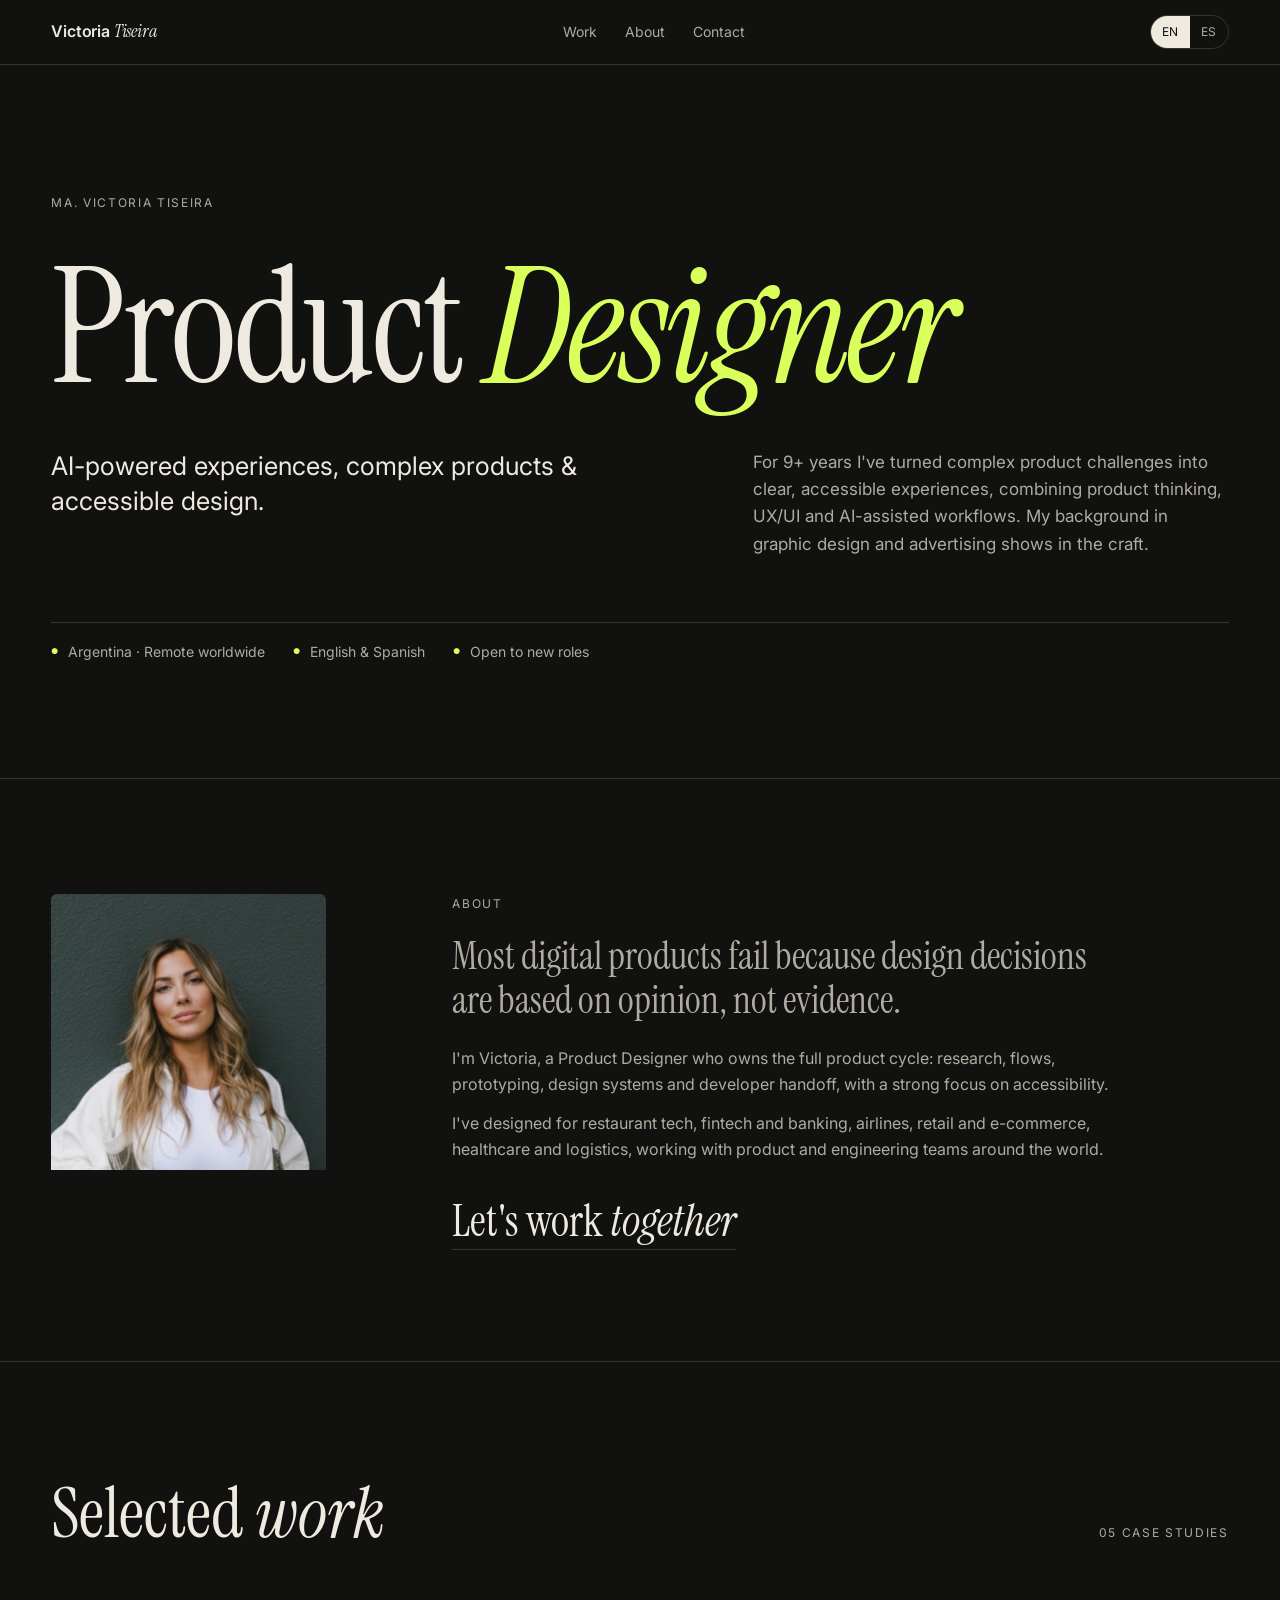
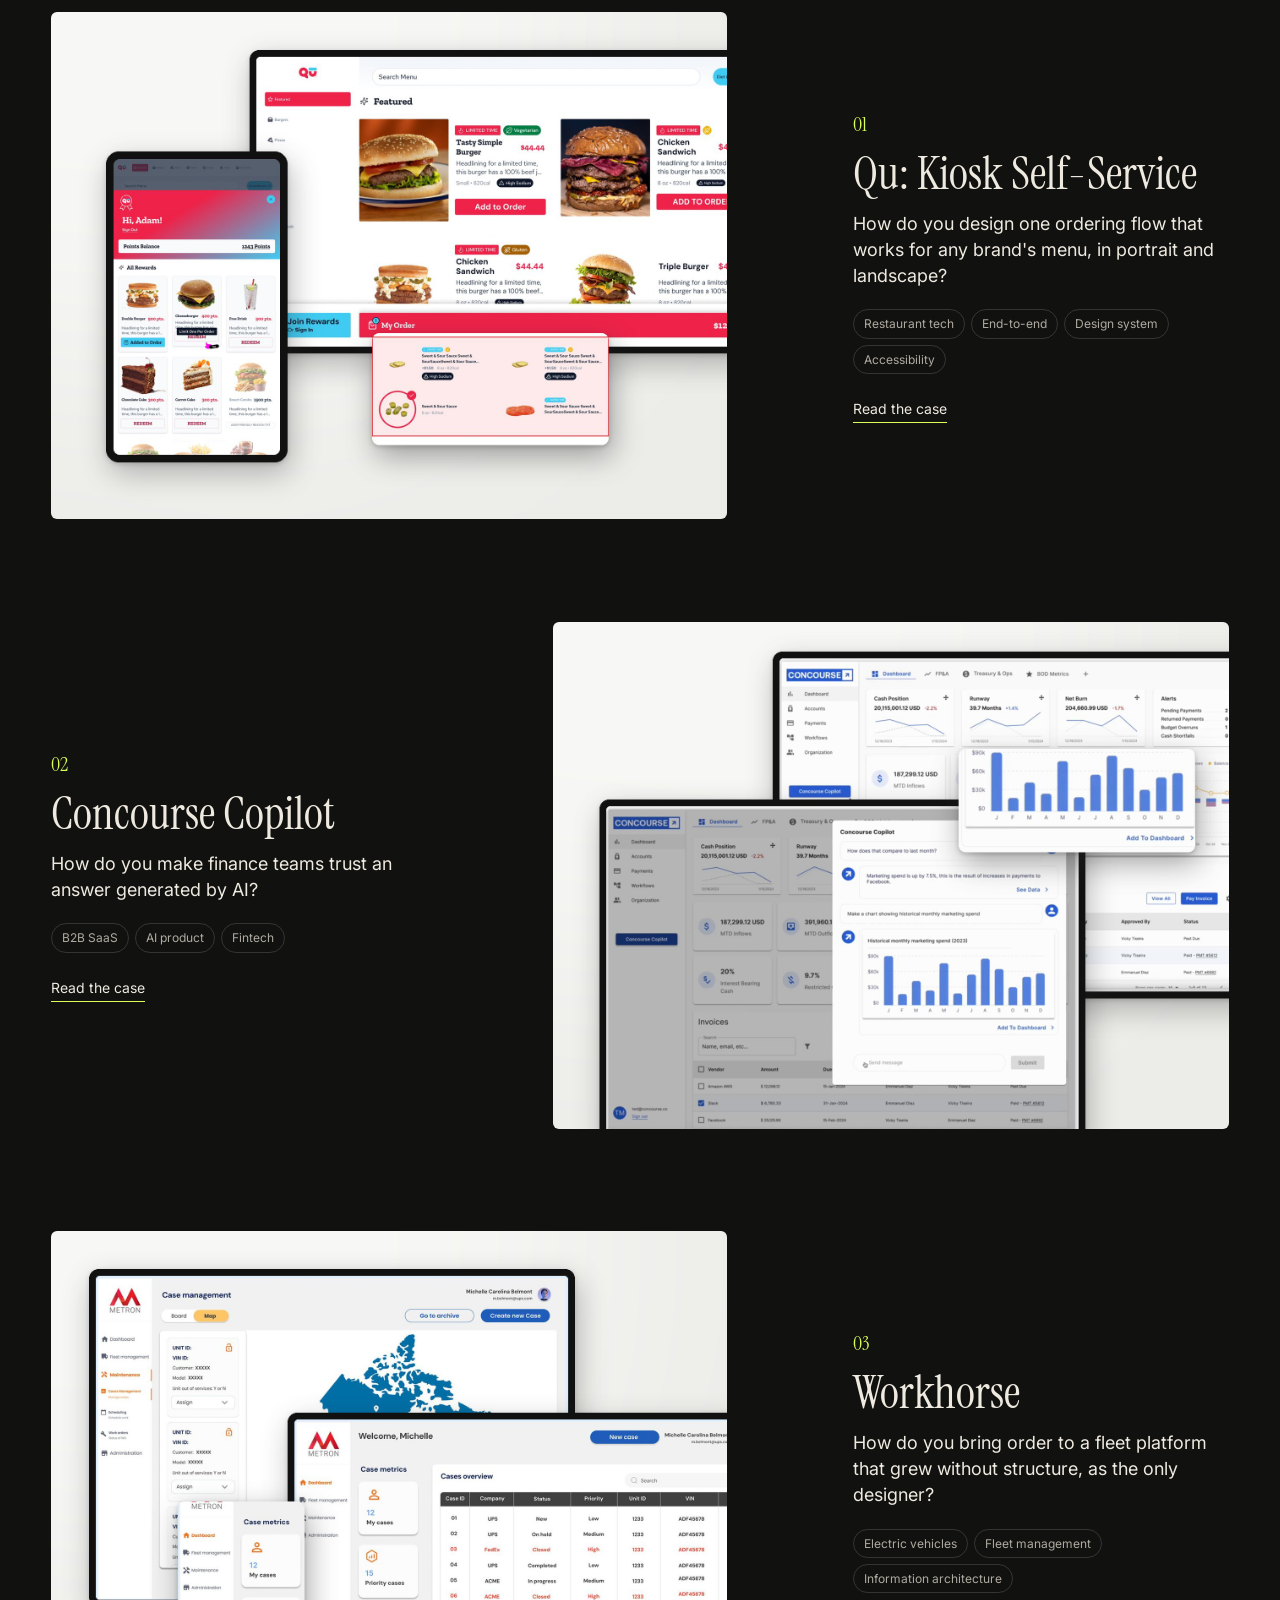
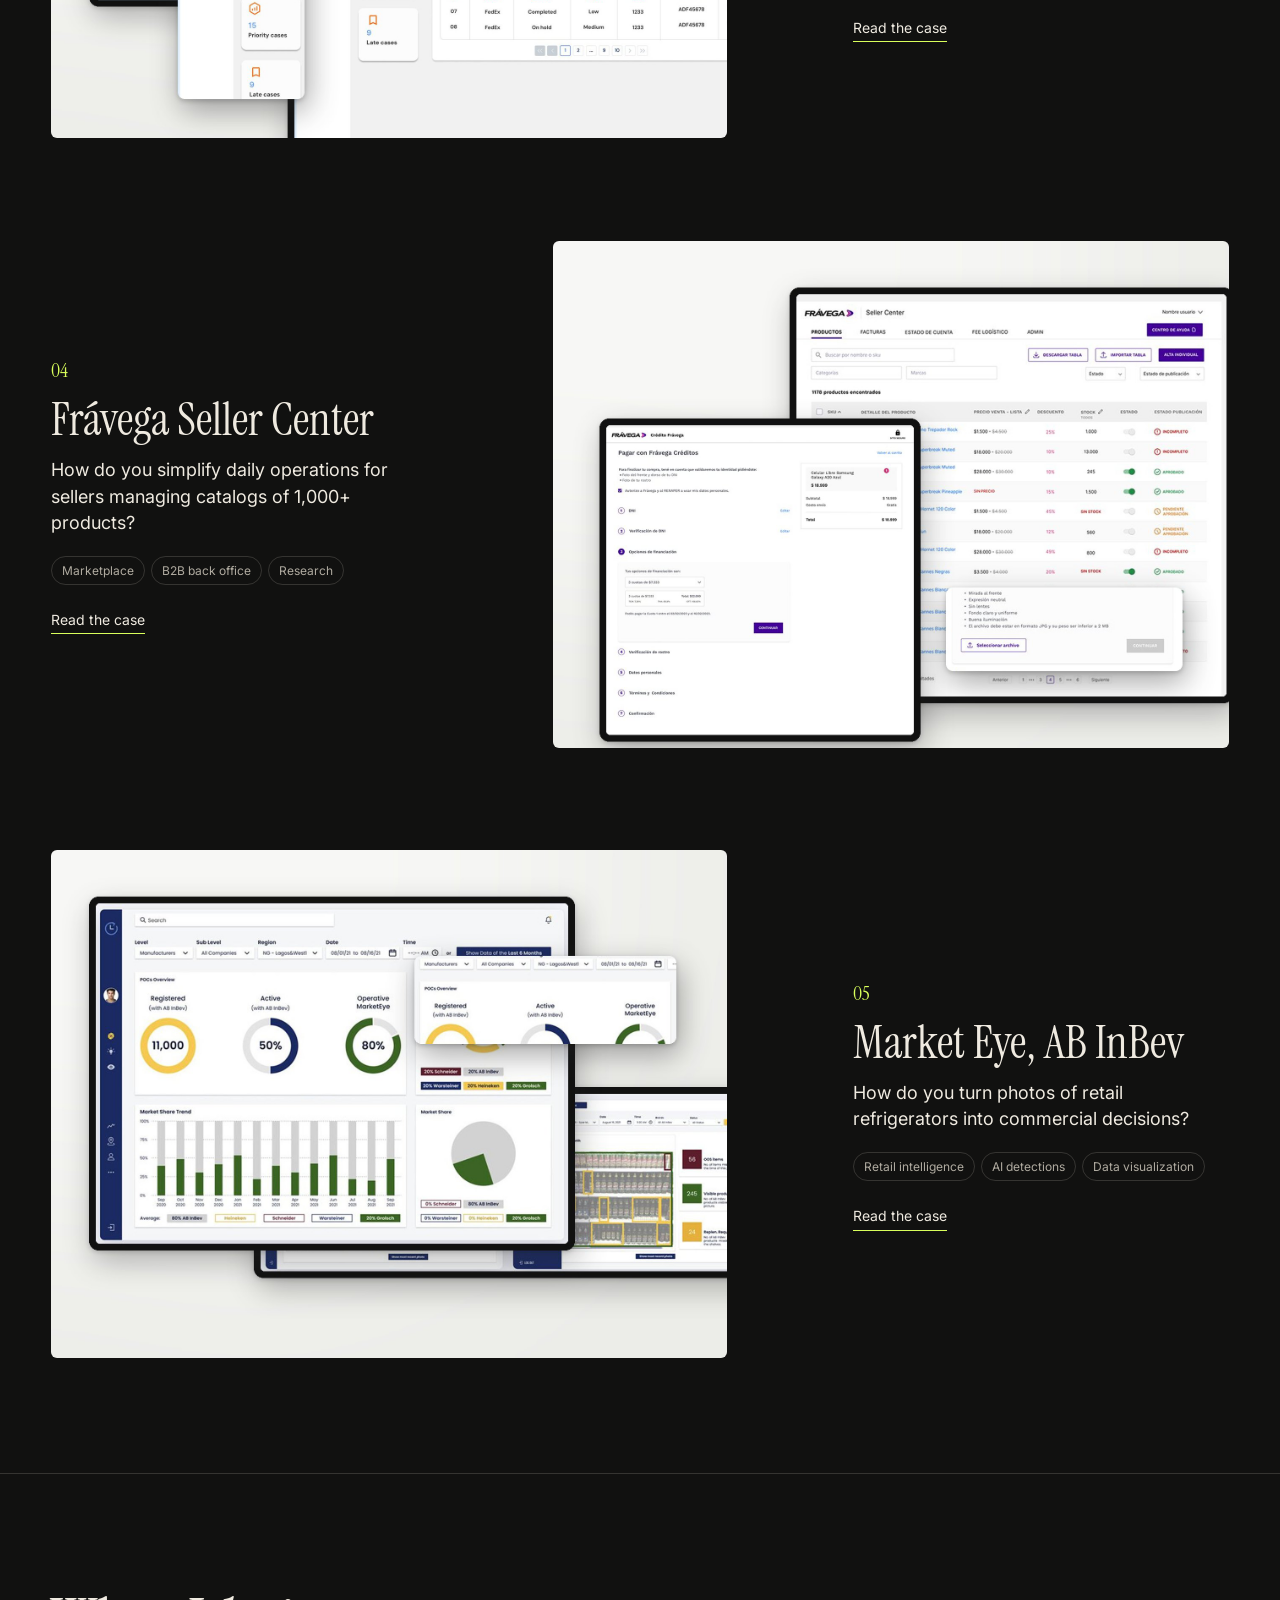
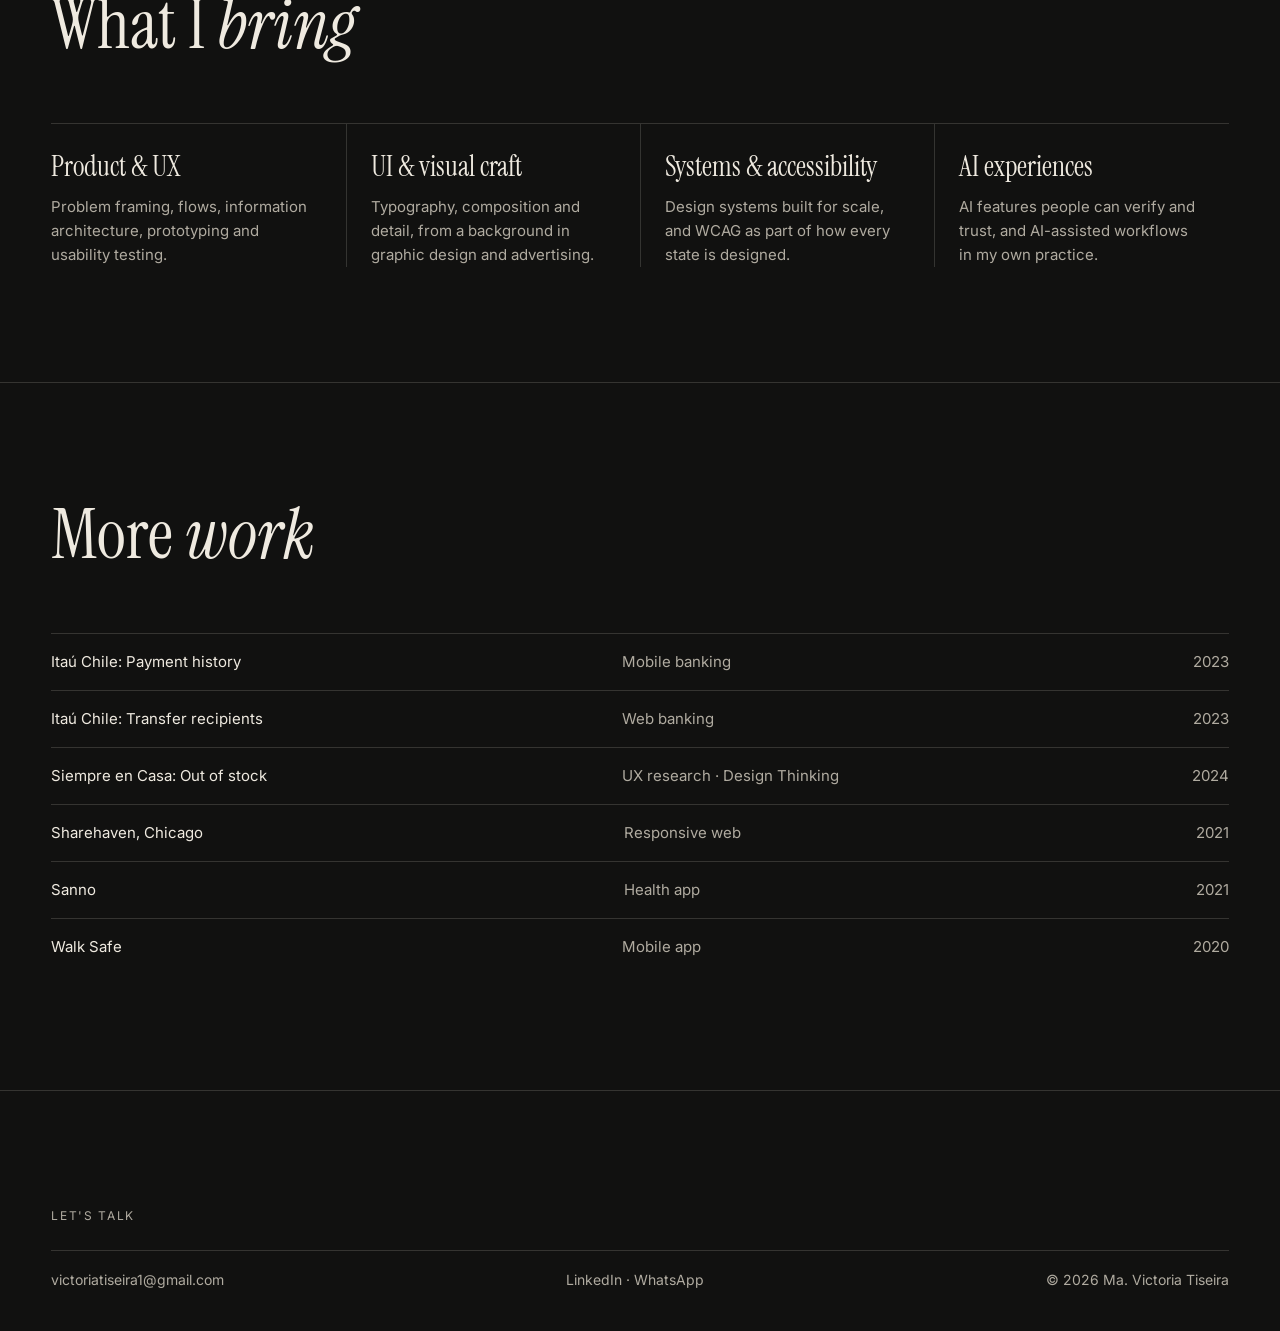
<file: index.html>
<!DOCTYPE html>
<html lang="en" data-lang="en">
<head>
  <meta charset="UTF-8">
  <meta name="viewport" content="width=device-width, initial-scale=1.0">
  <title data-en="Ma. Victoria Tiseira | Product Designer" data-es="Ma. Victoria Tiseira | Product Designer">Ma. Victoria Tiseira | Product Designer</title>
  <meta name="description" content="Product Designer focused on AI-powered experiences, complex products and accessible design. 9+ years, based in Argentina, working remotely.">
  <link rel="canonical" href="https://victoriatiseira.com/">
  <meta property="og:type" content="website">
  <meta property="og:site_name" content="Ma. Victoria Tiseira">
  <meta property="og:title" content="Ma. Victoria Tiseira | Product Designer">
  <meta property="og:description" content="Product Designer focused on AI-powered experiences, complex products and accessible design. 9+ years, based in Argentina, working remotely.">
  <meta property="og:url" content="https://victoriatiseira.com/">
  <meta property="og:image" content="https://victoriatiseira.com/img/og.jpg">
  <meta name="twitter:card" content="summary_large_image">
  <meta name="theme-color" content="#111110">
  <link rel="icon" type="image/svg+xml" href="favicon.svg">
  <link rel="preconnect" href="https://fonts.googleapis.com"><link rel="preconnect" href="https://fonts.gstatic.com" crossorigin>
  <link href="https://fonts.googleapis.com/css2?family=Instrument+Serif:ital@0;1&family=Inter:wght@400;500;600&display=swap" rel="stylesheet">
  <link rel="stylesheet" href="assets/v2.css">
  <script>(function(){var l=null;try{l=new URLSearchParams(location.search).get("lang")||localStorage.getItem("lang")}catch(e){}if(l!=="es"&&l!=="en"){var n=(navigator.languages&&navigator.languages[0])||navigator.language||"en";l=/^es/i.test(n)?"es":"en"}document.documentElement.dataset.lang=l;document.documentElement.lang=l})();</script>
</head>
<body>
  <header class="nav">
    <div class="wrap">
      <a class="nav__brand" href="index.html">Victoria <em>Tiseira</em></a>
      <nav class="nav__links" aria-label="Main">
        <a href="#work"><span class="en">Work</span><span class="es">Trabajos</span></a><a href="#about"><span class="en">About</span><span class="es">Sobre mí</span></a><a href="#contact"><span class="en">Contact</span><span class="es">Contacto</span></a>
      </nav>
      <div class="lang" role="group" aria-label="Language"><button type="button" data-set-lang="en" aria-pressed="true">EN</button><button type="button" data-set-lang="es" aria-pressed="false">ES</button></div>
    </div>
  </header>
  <main>
    <section class="hero">
      <div class="wrap grid">
        <p class="hero__name label">Ma. Victoria Tiseira</p>
        <h1 class="hero__title">Product <i>Designer</i></h1>
        <p class="hero__sub"><span class="en">AI-powered experiences, complex products &amp; accessible design.</span><span class="es">Experiencias con IA, productos complejos y diseño accesible.</span></p>
        <p class="hero__intro"><span class="en">For 9+ years I&#x27;ve turned complex product challenges into clear, accessible experiences, combining product thinking, UX/UI and AI-assisted workflows. My background in graphic design and advertising shows in the craft.</span><span class="es">Hace más de 9 años convierto desafíos de producto complejos en experiencias claras y accesibles, combinando pensamiento de producto, UX/UI y flujos de trabajo con IA. Mi formación en diseño gráfico y publicidad se nota en el detalle.</span></p>
        <div class="hero__meta"><span><span class="en">Argentina · Remote worldwide</span><span class="es">Argentina · Remoto para todo el mundo</span></span><span><span class="en">English &amp; Spanish</span><span class="es">Inglés y español</span></span><span><span class="en">Open to new roles</span><span class="es">Abierta a nuevos roles</span></span></div>
      </div>
    </section>

    <section class="sec" id="about">
      <div class="wrap grid">
        <div class="about__photo"><img src="img/vicky.jpg" alt="Victoria Tiseira" width="800" height="800"></div>
        <div class="about__txt">
          <p class="label" style="margin-bottom:20px"><span class="en">About</span><span class="es">Sobre mí</span></p>
          <p class="about__lead"><span class="en">Most digital products fail because design decisions are based on opinion, not evidence.</span><span class="es">La mayoría de los productos digitales fallan porque las decisiones de diseño se basan en opiniones, no en evidencia.</span></p>
          <p><span class="en">I&#x27;m Victoria, a Product Designer who owns the full product cycle: research, flows, prototyping, design systems and developer handoff, with a strong focus on accessibility.</span><span class="es">Soy Victoria, Product Designer, y me ocupo del ciclo completo de producto: investigación, flujos, prototipado, design systems y handoff a desarrollo, con foco en accesibilidad.</span></p>
          <p><span class="en">I&#x27;ve designed for restaurant tech, fintech and banking, airlines, retail and e-commerce, healthcare and logistics, working with product and engineering teams around the world.</span><span class="es">Diseñé para restaurant tech, fintech y banca, aerolíneas, retail y e-commerce, salud y logística, trabajando con equipos de producto y desarrollo de todo el mundo.</span></p>
          <div class="about__cta"><a href="mailto:victoriatiseira1@gmail.com"><span class="en">Let's work <i>together</i></span><span class="es">Trabajemos <i>juntos</i></span></a></div>
        </div>
      </div>
    </section>

    <section class="sec" id="work">
      <div class="wrap grid">
        <div class="sec__head"><h2 class="sec__title"><span class="en">Selected <i>work</i></span><span class="es">Trabajos <i>destacados</i></span></h2><span class="label"><span class="en">05 case studies</span><span class="es">05 casos</span></span></div>
      </div>
      <div class="wrap work">
        <article class="wk grid">
          <a class="wk__img" href="proyectos/qu.html"><img src="img/proyectos/qu/cover.jpg" alt="Qu self-service kiosk screens in portrait and landscape" width="1600" height="1200" loading="lazy"></a>
          <div class="wk__txt">
            <span class="wk__num">01</span>
            <h3 class="wk__title"><span class="en">Qu: Kiosk Self-Service</span><span class="es">Qu: Kiosco de autoservicio</span></h3>
            <p class="wk__q"><span class="en">How do you design one ordering flow that works for any brand&#x27;s menu, in portrait and landscape?</span><span class="es">¿Cómo se diseña un flujo de pedido que funcione con el menú de cualquier marca, en vertical y en horizontal?</span></p>
            <div class="wk__tags"><span><span class="en">Restaurant tech</span><span class="es">Restaurant tech</span></span><span><span class="en">End-to-end</span><span class="es">End-to-end</span></span><span><span class="en">Design system</span><span class="es">Design system</span></span><span><span class="en">Accessibility</span><span class="es">Accesibilidad</span></span></div>
            <a class="wk__link" href="proyectos/qu.html"><span class="en">Read the case</span><span class="es">Ver el caso</span></a>
          </div>
        </article>
        <article class="wk grid">
          <a class="wk__img" href="proyectos/concourse-copilot.html"><img src="img/proyectos/concourse-copilot/cover.jpg" alt="Concourse Copilot answering a financial question with a chart" width="1600" height="1200" loading="lazy"></a>
          <div class="wk__txt">
            <span class="wk__num">02</span>
            <h3 class="wk__title"><span class="en">Concourse Copilot</span><span class="es">Concourse Copilot</span></h3>
            <p class="wk__q"><span class="en">How do you make finance teams trust an answer generated by AI?</span><span class="es">¿Cómo se logra que un equipo de finanzas confíe en una respuesta generada por IA?</span></p>
            <div class="wk__tags"><span><span class="en">B2B SaaS</span><span class="es">B2B SaaS</span></span><span><span class="en">AI product</span><span class="es">Producto con IA</span></span><span><span class="en">Fintech</span><span class="es">Fintech</span></span></div>
            <a class="wk__link" href="proyectos/concourse-copilot.html"><span class="en">Read the case</span><span class="es">Ver el caso</span></a>
          </div>
        </article>
        <article class="wk grid">
          <a class="wk__img" href="proyectos/workhorse.html"><img src="img/proyectos/workhorse/cover.jpg" alt="Workhorse fleet management dashboard" width="1600" height="1200" loading="lazy"></a>
          <div class="wk__txt">
            <span class="wk__num">03</span>
            <h3 class="wk__title"><span class="en">Workhorse</span><span class="es">Workhorse</span></h3>
            <p class="wk__q"><span class="en">How do you bring order to a fleet platform that grew without structure, as the only designer?</span><span class="es">¿Cómo se ordena una plataforma de flotas que creció sin estructura, siendo la única diseñadora?</span></p>
            <div class="wk__tags"><span><span class="en">Electric vehicles</span><span class="es">Vehículos eléctricos</span></span><span><span class="en">Fleet management</span><span class="es">Gestión de flotas</span></span><span><span class="en">Information architecture</span><span class="es">Arquitectura de información</span></span></div>
            <a class="wk__link" href="proyectos/workhorse.html"><span class="en">Read the case</span><span class="es">Ver el caso</span></a>
          </div>
        </article>
        <article class="wk grid">
          <a class="wk__img" href="proyectos/fravega.html"><img src="img/proyectos/fravega/cover.jpg" alt="Frávega Seller Center product catalog" width="1600" height="1200" loading="lazy"></a>
          <div class="wk__txt">
            <span class="wk__num">04</span>
            <h3 class="wk__title"><span class="en">Frávega Seller Center</span><span class="es">Frávega Seller Center</span></h3>
            <p class="wk__q"><span class="en">How do you simplify daily operations for sellers managing catalogs of 1,000+ products?</span><span class="es">¿Cómo se simplifica la operación diaria de vendedores con catálogos de más de 1.000 productos?</span></p>
            <div class="wk__tags"><span><span class="en">Marketplace</span><span class="es">Marketplace</span></span><span><span class="en">B2B back office</span><span class="es">Backoffice B2B</span></span><span><span class="en">Research</span><span class="es">Investigación</span></span></div>
            <a class="wk__link" href="proyectos/fravega.html"><span class="en">Read the case</span><span class="es">Ver el caso</span></a>
          </div>
        </article>
        <article class="wk grid">
          <a class="wk__img" href="proyectos/market-eye.html"><img src="img/proyectos/market-eye/cover.jpg" alt="Market Eye dashboards with AI detections on a refrigerator image" width="1600" height="1200" loading="lazy"></a>
          <div class="wk__txt">
            <span class="wk__num">05</span>
            <h3 class="wk__title"><span class="en">Market Eye, AB InBev</span><span class="es">Market Eye, AB InBev</span></h3>
            <p class="wk__q"><span class="en">How do you turn photos of retail refrigerators into commercial decisions?</span><span class="es">¿Cómo se convierten fotos de heladeras en decisiones comerciales?</span></p>
            <div class="wk__tags"><span><span class="en">Retail intelligence</span><span class="es">Inteligencia retail</span></span><span><span class="en">AI detections</span><span class="es">Detecciones con IA</span></span><span><span class="en">Data visualization</span><span class="es">Visualización de datos</span></span></div>
            <a class="wk__link" href="proyectos/market-eye.html"><span class="en">Read the case</span><span class="es">Ver el caso</span></a>
          </div>
        </article>
      </div>
    </section>

    <section class="sec">
      <div class="wrap grid">
        <div class="sec__head"><h2 class="sec__title"><span class="en">What I <i>bring</i></span><span class="es">Lo que <i>aporto</i></span></h2></div>
        <div class="caps">
          <div class="cap"><h3>Product &amp; UX</h3><p><span class="en">Problem framing, flows, information architecture, prototyping and usability testing.</span><span class="es">Definición del problema, flujos, arquitectura de información, prototipado y tests de usabilidad.</span></p></div>
          <div class="cap"><h3><span class="en">UI &amp; visual craft</span><span class="es">UI y oficio visual</span></h3><p><span class="en">Typography, composition and detail, from a background in graphic design and advertising.</span><span class="es">Tipografía, composición y detalle, desde una formación en diseño gráfico y publicidad.</span></p></div>
          <div class="cap"><h3><span class="en">Systems &amp; accessibility</span><span class="es">Sistemas y accesibilidad</span></h3><p><span class="en">Design systems built for scale, and WCAG as part of how every state is designed.</span><span class="es">Design systems pensados para escalar, y WCAG como parte de cómo se diseña cada estado.</span></p></div>
          <div class="cap"><h3><span class="en">AI experiences</span><span class="es">Experiencias con IA</span></h3><p><span class="en">AI features people can verify and trust, and AI-assisted workflows in my own practice.</span><span class="es">Funcionalidades con IA que la gente puede verificar y en las que puede confiar, y flujos de trabajo con IA en mi propia práctica.</span></p></div>
        </div>
      </div>
    </section>

    <section class="sec">
      <div class="wrap grid">
        <div class="sec__head"><h2 class="sec__title"><span class="en">More <i>work</i></span><span class="es">Más <i>trabajos</i></span></h2></div>
        <div class="more">
          <a href="proyectos/itau-historial-pagos.html"><span><span class="en">Itaú Chile: Payment history</span><span class="es">Itaú Chile: Historial de pagos</span></span><span><span class="en">Mobile banking</span><span class="es">Banca móvil</span></span><span>2023</span></a>
          <a href="proyectos/itau-transferencias.html"><span><span class="en">Itaú Chile: Transfer recipients</span><span class="es">Itaú Chile: Portabilidad de destinatarios</span></span><span><span class="en">Web banking</span><span class="es">Home banking</span></span><span>2023</span></a>
          <a href="proyectos/out-of-stock.html"><span><span class="en">Siempre en Casa: Out of stock</span><span class="es">Siempre en Casa: Falta de stock</span></span><span><span class="en">UX research · Design Thinking</span><span class="es">Investigación UX · Design Thinking</span></span><span>2024</span></a>
          <a href="proyectos/sharehaven.html"><span><span class="en">Sharehaven, Chicago</span><span class="es">Sharehaven, Chicago</span></span><span><span class="en">Responsive web</span><span class="es">Web responsive</span></span><span>2021</span></a>
          <a href="proyectos/sanno.html"><span><span class="en">Sanno</span><span class="es">Sanno</span></span><span><span class="en">Health app</span><span class="es">App de salud</span></span><span>2021</span></a>
          <a href="proyectos/walk-safe.html"><span><span class="en">Walk Safe</span><span class="es">Walk Safe</span></span><span><span class="en">Mobile app</span><span class="es">App mobile</span></span><span>2020</span></a>
        </div>
      </div>
    </section>
  </main>

  <footer class="contact" id="contact">
    <div class="wrap grid">
      <p class="label" style="grid-column:1/-1;margin-bottom:24px"><span class="en">Let&#x27;s talk</span><span class="es">Hablemos</span></p>
      <div class="contact__row" style="margin-top:0">
        <span><a href="mailto:victoriatiseira1@gmail.com">victoriatiseira1@gmail.com</a></span>
        <span><a href="https://www.linkedin.com/in/maria-victoria-tiseira/">LinkedIn</a> · <a href="https://wa.me/5493412112722">WhatsApp</a></span>
        <span>© 2026 Ma. Victoria Tiseira</span>
      </div>
    </div>
  </footer>
  <script src="assets/v2.js"></script>
</body>
</html>
</file>
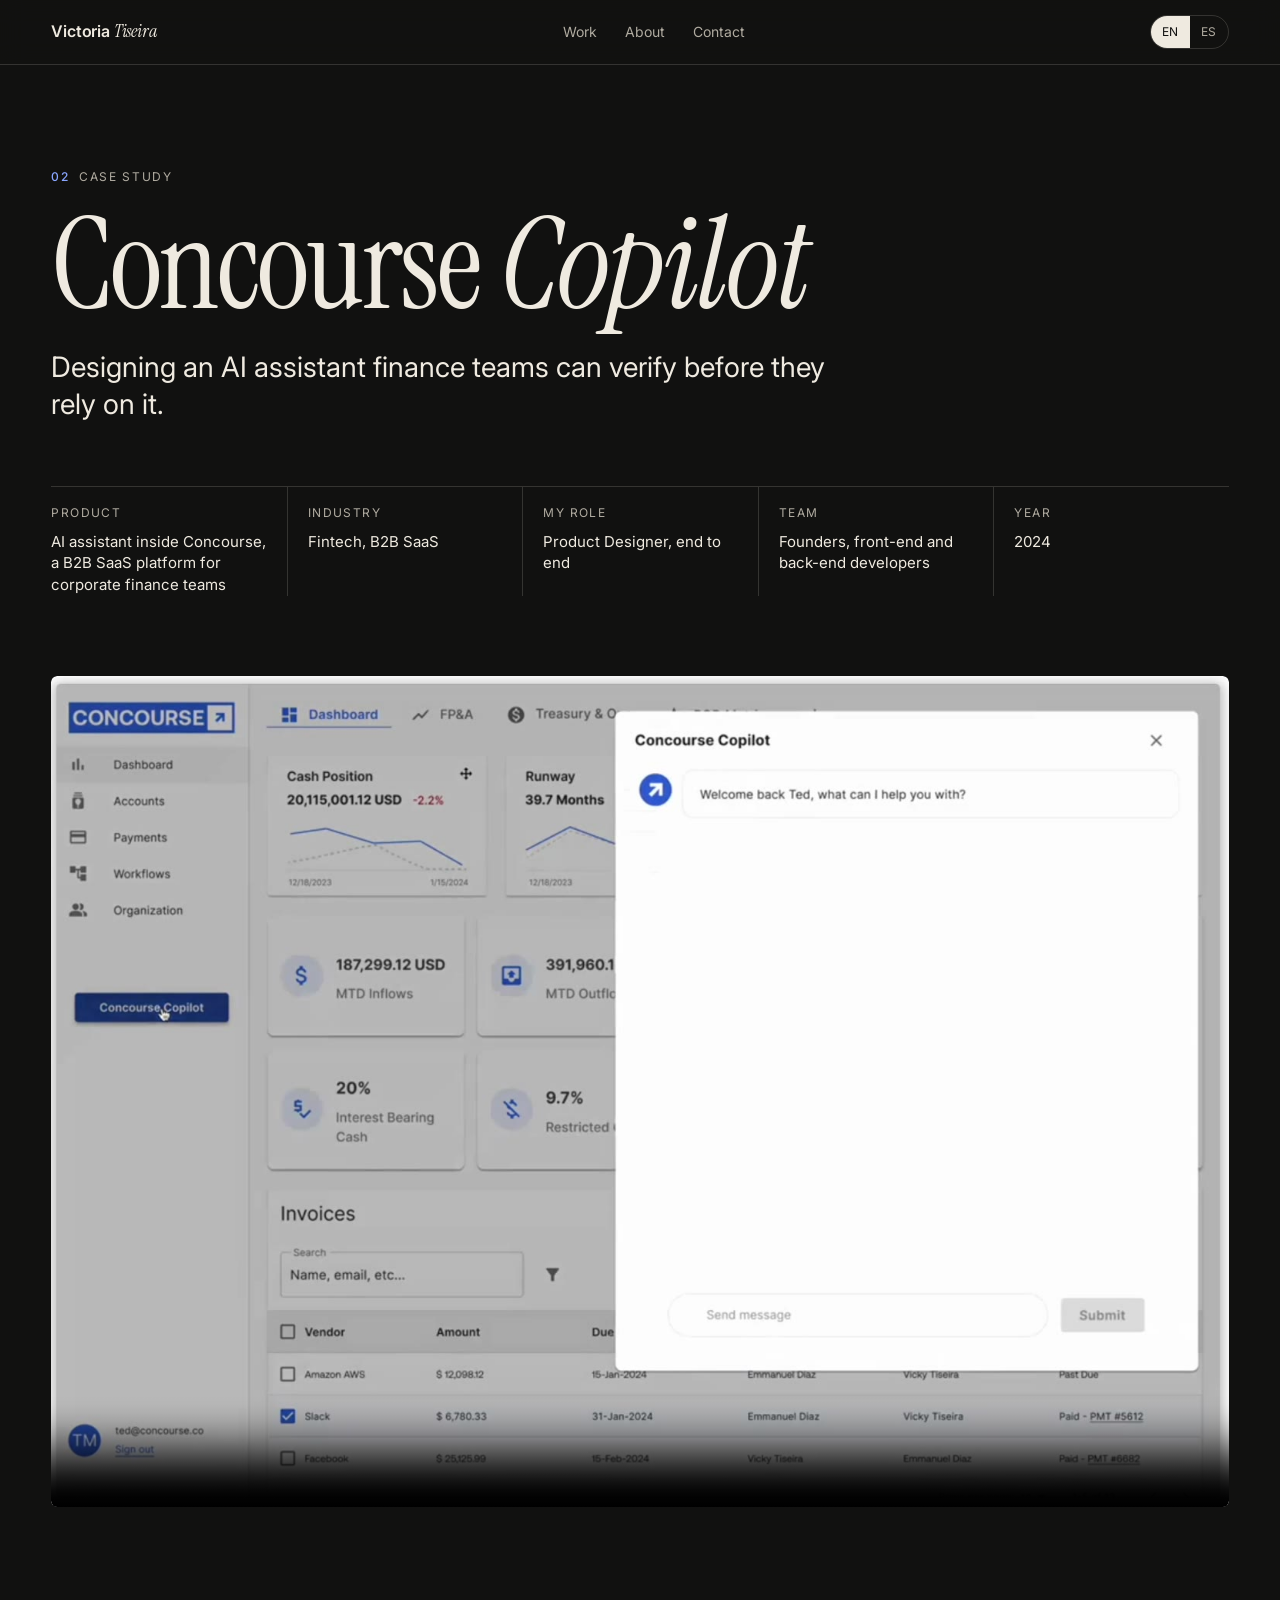
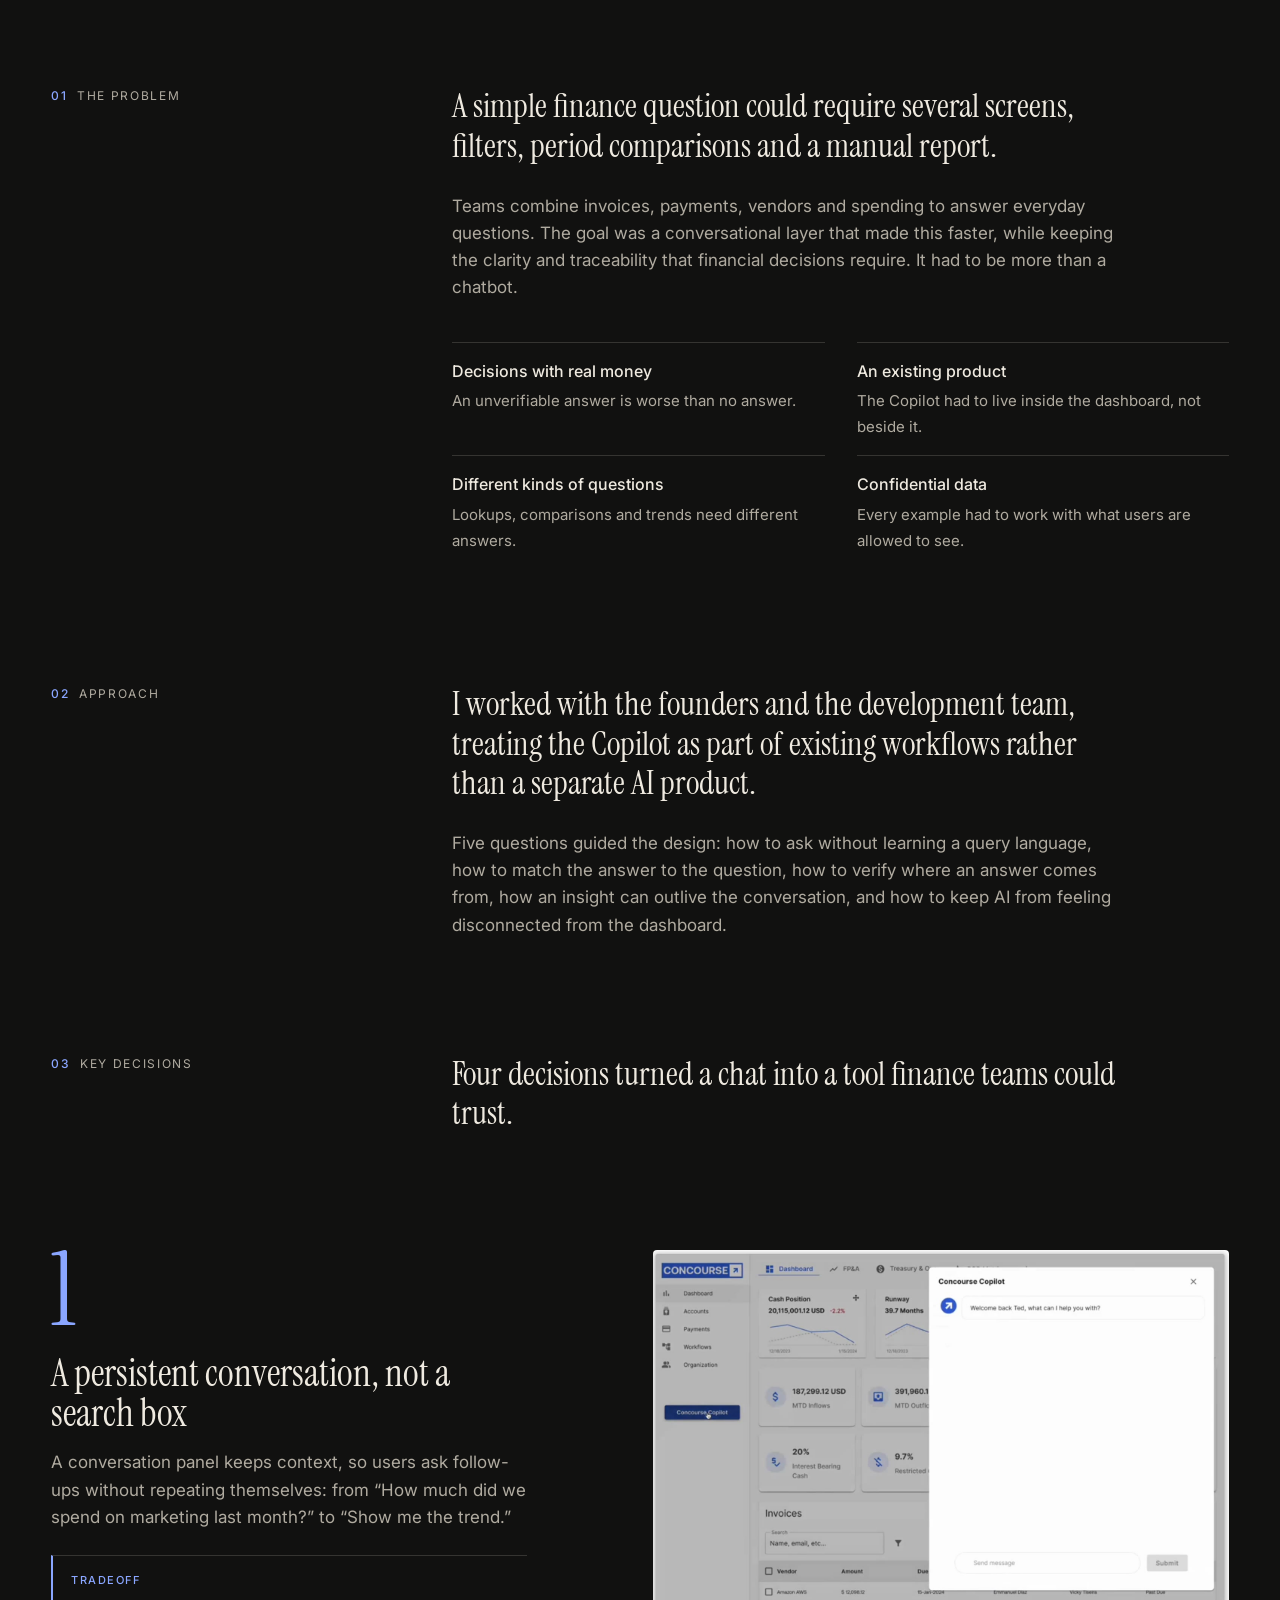
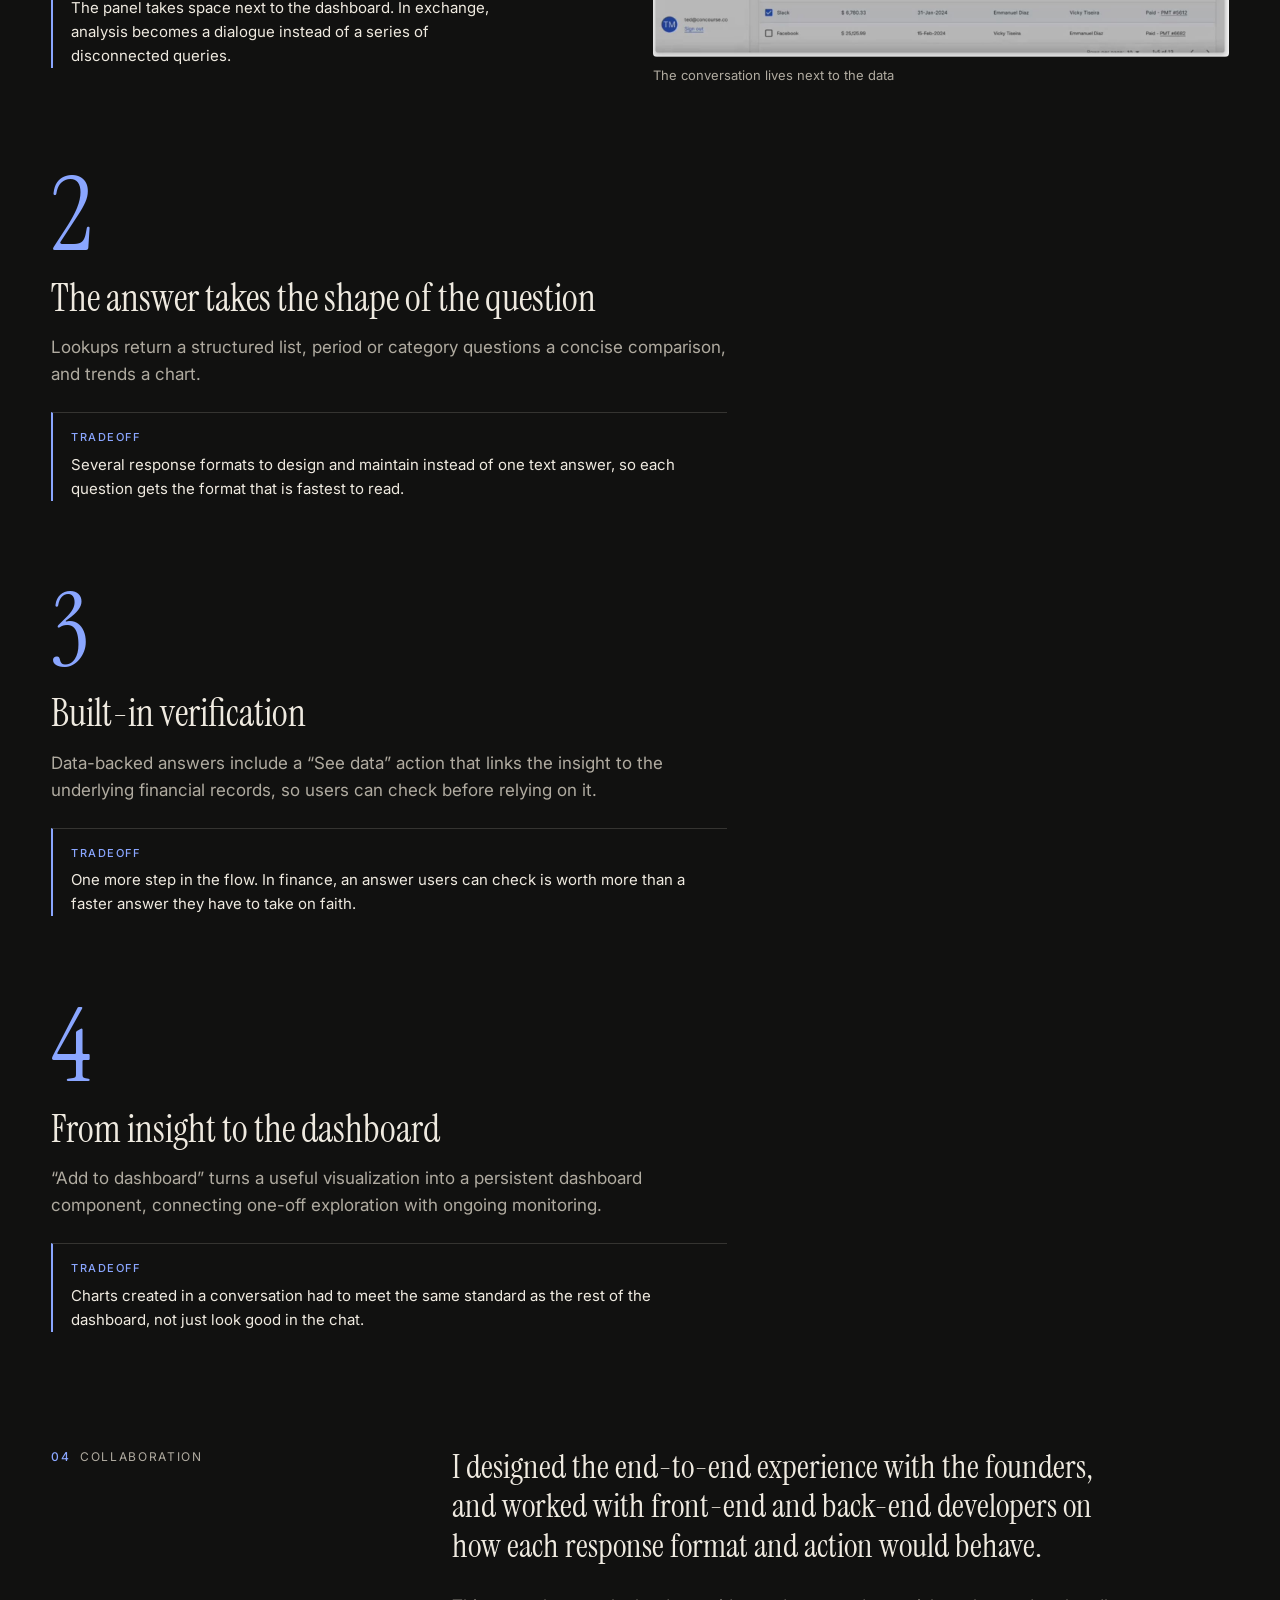
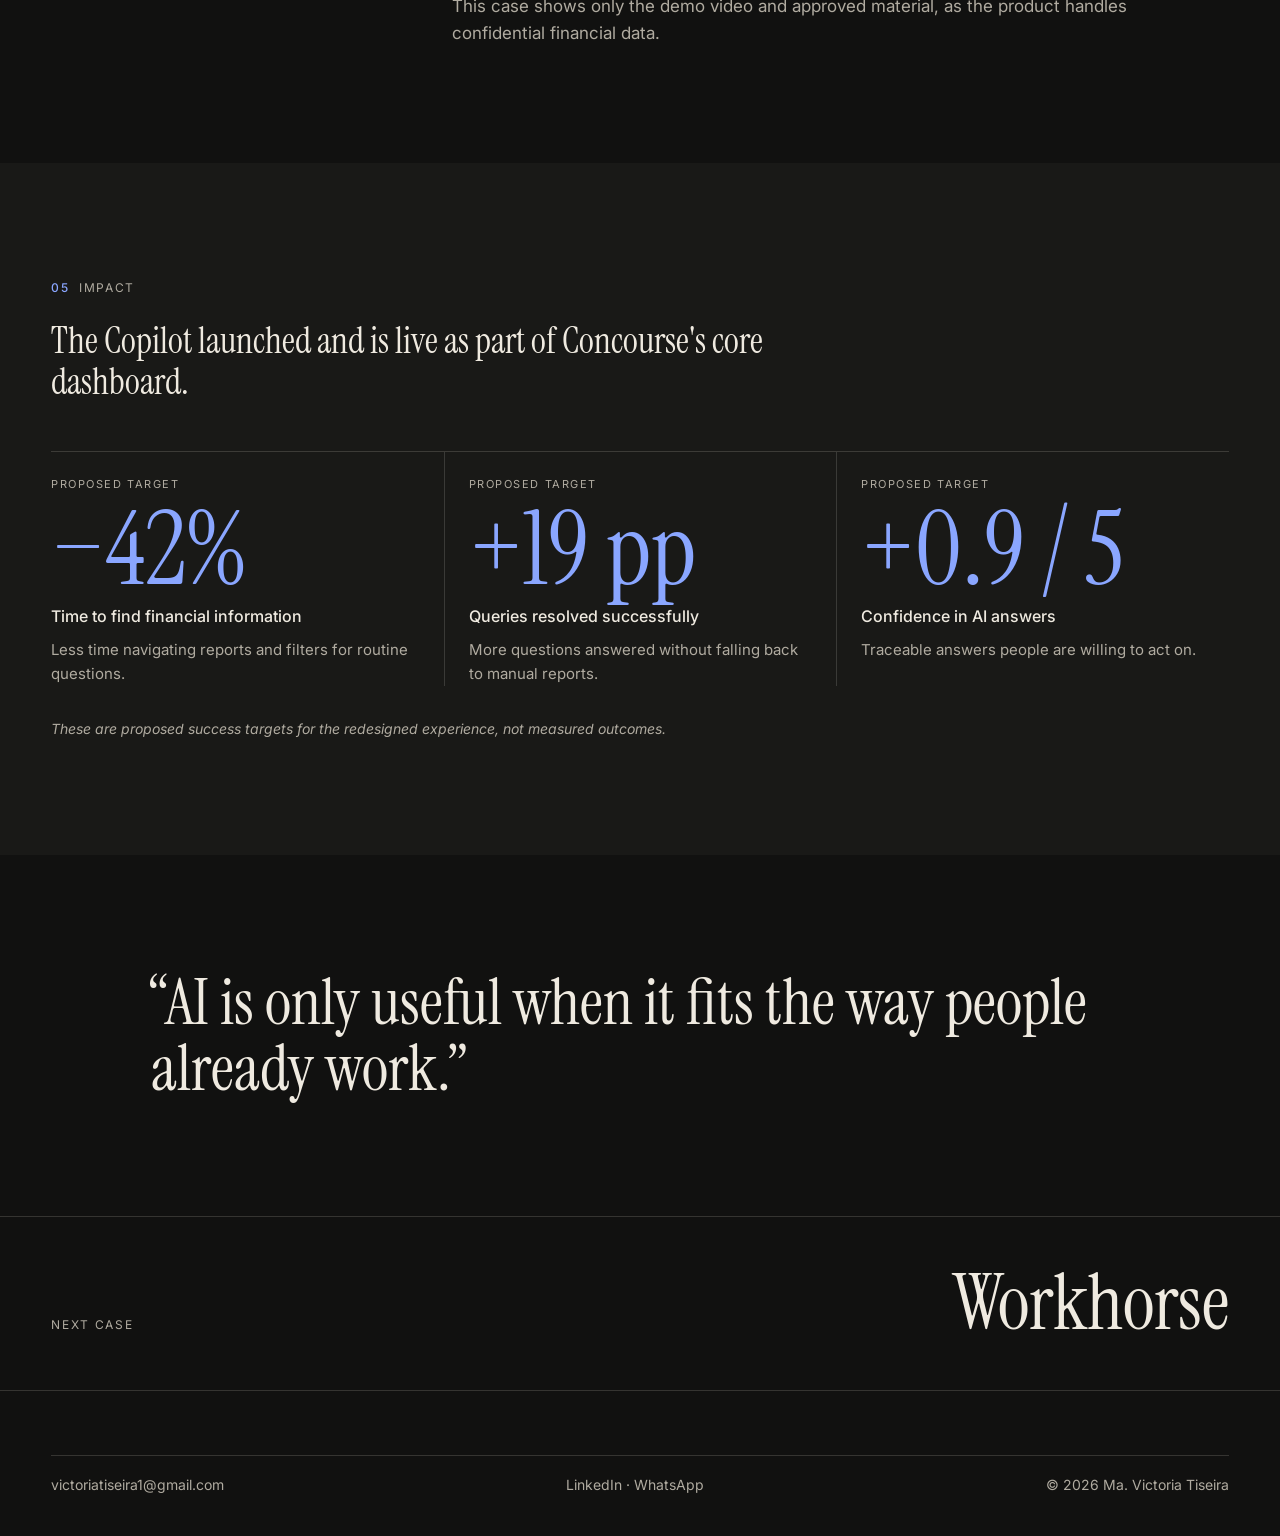
<file: proyectos/concourse-copilot.html>
<!DOCTYPE html>
<html lang="en" data-lang="en">
<head>
  <meta charset="UTF-8">
  <meta name="viewport" content="width=device-width, initial-scale=1.0">
  <title data-en="Concourse Copilot | Ma. Victoria Tiseira" data-es="Concourse Copilot | Ma. Victoria Tiseira">Concourse Copilot | Ma. Victoria Tiseira</title>
  <meta name="description" content="Designing an AI assistant finance teams can verify before they rely on it.">
  <link rel="canonical" href="https://victoriatiseira.com/proyectos/concourse-copilot.html">
  <meta property="og:type" content="website">
  <meta property="og:site_name" content="Ma. Victoria Tiseira">
  <meta property="og:title" content="Concourse Copilot | Ma. Victoria Tiseira">
  <meta property="og:description" content="Designing an AI assistant finance teams can verify before they rely on it.">
  <meta property="og:url" content="https://victoriatiseira.com/proyectos/concourse-copilot.html">
  <meta property="og:image" content="https://victoriatiseira.com/img/proyectos/concourse-copilot/cover.jpg">
  <meta name="twitter:card" content="summary_large_image">
  <meta name="theme-color" content="#111110">
  <link rel="icon" type="image/svg+xml" href="../favicon.svg">
  <link rel="preconnect" href="https://fonts.googleapis.com"><link rel="preconnect" href="https://fonts.gstatic.com" crossorigin>
  <link href="https://fonts.googleapis.com/css2?family=Instrument+Serif:ital@0;1&family=Inter:wght@400;500;600&display=swap" rel="stylesheet">
  <link rel="stylesheet" href="../assets/v2.css">
  <script>(function(){var l=null;try{l=new URLSearchParams(location.search).get("lang")||localStorage.getItem("lang")}catch(e){}if(l!=="es"&&l!=="en"){var n=(navigator.languages&&navigator.languages[0])||navigator.language||"en";l=/^es/i.test(n)?"es":"en"}document.documentElement.dataset.lang=l;document.documentElement.lang=l})();</script>
  <style>:root { --case: #8aa6ff; }</style>
</head>
<body>
  <header class="nav">
    <div class="wrap">
      <a class="nav__brand" href="../index.html">Victoria <em>Tiseira</em></a>
      <nav class="nav__links" aria-label="Main">
        <a href="../index.html#work"><span class="en">Work</span><span class="es">Trabajos</span></a><a href="../index.html#about"><span class="en">About</span><span class="es">Sobre mí</span></a><a href="../index.html#contact"><span class="en">Contact</span><span class="es">Contacto</span></a>
      </nav>
      <div class="lang" role="group" aria-label="Language"><button type="button" data-set-lang="en" aria-pressed="true">EN</button><button type="button" data-set-lang="es" aria-pressed="false">ES</button></div>
    </div>
  </header>
  <main>
    <section class="case-hero">
      <div class="wrap grid">
        <p class="label" style="grid-column:1/-1"><b>02</b> &nbsp;<span class="en">Case study</span><span class="es">Caso de estudio</span></p>
        <h1 class="case-hero__title"><span class="en">Concourse <i>Copilot</i></span><span class="es">Concourse <i>Copilot</i></span></h1>
        <p class="case-hero__sub"><span class="en">Designing an AI assistant finance teams can verify before they rely on it.</span><span class="es">Diseñar un asistente con IA que los equipos de finanzas puedan verificar antes de confiar en él.</span></p>
        <dl class="facts"><div><dt><span class="en">Product</span><span class="es">Producto</span></dt><dd><span class="en">AI assistant inside Concourse, a B2B SaaS platform for corporate finance teams</span><span class="es">Asistente con IA dentro de Concourse, una plataforma B2B SaaS para equipos de finanzas corporativas</span></dd></div><div><dt><span class="en">Industry</span><span class="es">Industria</span></dt><dd><span class="en">Fintech, B2B SaaS</span><span class="es">Fintech, B2B SaaS</span></dd></div><div><dt><span class="en">My role</span><span class="es">Mi rol</span></dt><dd><span class="en">Product Designer, end to end</span><span class="es">Product Designer, de punta a punta</span></dd></div><div><dt><span class="en">Team</span><span class="es">Equipo</span></dt><dd><span class="en">Founders, front-end and back-end developers</span><span class="es">Fundadores, desarrolladores front-end y back-end</span></dd></div><div><dt><span class="en">Year</span><span class="es">Año</span></dt><dd><span class="en">2024</span><span class="es">2024</span></dd></div></dl>
      </div>
      <div class="wrap"><div class="case-cover"><video controls playsinline preload="metadata" poster="../img/proyectos/concourse-copilot/demo-poster.jpg" width="1530" height="1080" style="width:100%;display:block"><source src="../img/proyectos/concourse-copilot/demo.mp4" type="video/mp4"></video></div></div>
    </section>
    <section class="blk">
      <div class="wrap grid">
        <div class="blk__side"><p class="label"><b>01</b> &nbsp;<span class="en">The problem</span><span class="es">El problema</span></p></div>
        <div class="blk__main"><p class="blk__lead"><span class="en">A simple finance question could require several screens, filters, period comparisons and a manual report.</span><span class="es">Una pregunta financiera simple podía requerir varias pantallas, filtros, comparaciones de períodos y un reporte manual.</span></p><p><span class="en">Teams combine invoices, payments, vendors and spending to answer everyday questions. The goal was a conversational layer that made this faster, while keeping the clarity and traceability that financial decisions require. It had to be more than a chatbot.</span><span class="es">Los equipos combinan facturas, pagos, proveedores y gastos para responder preguntas cotidianas. El objetivo era una capa conversacional que lo hiciera más rápido, manteniendo la claridad y la trazabilidad que exigen las decisiones financieras. Tenía que ser más que un chatbot.</span></p></div>
        <div class="cons"><div><strong><span class="en">Decisions with real money</span><span class="es">Decisiones con dinero real</span></strong><span><span class="en">An unverifiable answer is worse than no answer.</span><span class="es">Una respuesta que no se puede verificar es peor que ninguna.</span></span></div><div><strong><span class="en">An existing product</span><span class="es">Un producto existente</span></strong><span><span class="en">The Copilot had to live inside the dashboard, not beside it.</span><span class="es">El Copilot tenía que vivir dentro del dashboard, no al costado.</span></span></div><div><strong><span class="en">Different kinds of questions</span><span class="es">Distintos tipos de preguntas</span></strong><span><span class="en">Lookups, comparisons and trends need different answers.</span><span class="es">Búsquedas, comparaciones y tendencias necesitan respuestas distintas.</span></span></div><div><strong><span class="en">Confidential data</span><span class="es">Datos confidenciales</span></strong><span><span class="en">Every example had to work with what users are allowed to see.</span><span class="es">Cada ejemplo tenía que funcionar con lo que cada usuario puede ver.</span></span></div></div>
      </div>
    </section>
    <section class="blk">
      <div class="wrap grid">
        <div class="blk__side"><p class="label"><b>02</b> &nbsp;<span class="en">Approach</span><span class="es">Enfoque</span></p></div>
        <div class="blk__main"><p class="blk__lead"><span class="en">I worked with the founders and the development team, treating the Copilot as part of existing workflows rather than a separate AI product.</span><span class="es">Trabajé con los fundadores y el equipo de desarrollo, pensando el Copilot como parte de los flujos existentes y no como un producto de IA aparte.</span></p><p><span class="en">Five questions guided the design: how to ask without learning a query language, how to match the answer to the question, how to verify where an answer comes from, how an insight can outlive the conversation, and how to keep AI from feeling disconnected from the dashboard.</span><span class="es">Cinco preguntas guiaron el diseño: cómo preguntar sin aprender un lenguaje de consultas, cómo adaptar la respuesta a la pregunta, cómo verificar de dónde sale una respuesta, cómo un insight puede sobrevivir a la conversación y cómo evitar que la IA se sienta desconectada del dashboard.</span></p></div>
      </div>
    </section>
    <section class="blk">
      <div class="wrap grid">
        <div class="blk__side"><p class="label"><b>03</b> &nbsp;<span class="en">Key decisions</span><span class="es">Decisiones clave</span></p></div>
        <div class="blk__main"><p class="blk__lead"><span class="en">Four decisions turned a chat into a tool finance teams could trust.</span><span class="es">Cuatro decisiones convirtieron un chat en una herramienta confiable para equipos de finanzas.</span></p></div>
      </div>
    </section>
    <article class="dec wrap grid">
      <div class="dec__txt">
        <span class="dec__num">1</span>
        <h2 class="dec__title"><span class="en">A persistent conversation, not a search box</span><span class="es">Una conversación persistente, no un buscador</span></h2>
        <p class="dec__body"><span class="en">A conversation panel keeps context, so users ask follow-ups without repeating themselves: from “How much did we spend on marketing last month?” to “Show me the trend.”</span><span class="es">Un panel de conversación mantiene el contexto, así se pueden hacer preguntas de seguimiento sin repetir todo: de “How much did we spend on marketing last month?” a “Show me the trend.”</span></p>
        <p class="dec__trade"><b><span class="en">Tradeoff</span><span class="es">Tradeoff</span></b><span class="en">The panel takes space next to the dashboard. In exchange, analysis becomes a dialogue instead of a series of disconnected queries.</span><span class="es">El panel ocupa lugar al lado del dashboard. A cambio, el análisis se vuelve un diálogo y no una serie de consultas sueltas.</span></p>
      </div>
      <div class="dec__media"><figure><img src="../img/proyectos/concourse-copilot/demo-poster.jpg" alt="Copilot panel next to the financial dashboard" width="1530" height="1080" loading="lazy"><figcaption><span class="en">The conversation lives next to the data</span><span class="es">La conversación vive al lado de los datos</span></figcaption></figure></div>
    </article>
    <article class="dec wrap grid dec--solo">
      <div class="dec__txt">
        <span class="dec__num">2</span>
        <h2 class="dec__title"><span class="en">The answer takes the shape of the question</span><span class="es">La respuesta toma la forma de la pregunta</span></h2>
        <p class="dec__body"><span class="en">Lookups return a structured list, period or category questions a concise comparison, and trends a chart.</span><span class="es">Las búsquedas devuelven una lista estructurada, las preguntas por período o categoría una comparación concisa, y las tendencias un gráfico.</span></p>
        <p class="dec__trade"><b><span class="en">Tradeoff</span><span class="es">Tradeoff</span></b><span class="en">Several response formats to design and maintain instead of one text answer, so each question gets the format that is fastest to read.</span><span class="es">Varios formatos de respuesta para diseñar y mantener en vez de un solo texto, para que cada pregunta reciba el formato más rápido de leer.</span></p>
      </div>
      
    </article>
    <article class="dec wrap grid dec--solo">
      <div class="dec__txt">
        <span class="dec__num">3</span>
        <h2 class="dec__title"><span class="en">Built-in verification</span><span class="es">Verificación integrada</span></h2>
        <p class="dec__body"><span class="en">Data-backed answers include a “See data” action that links the insight to the underlying financial records, so users can check before relying on it.</span><span class="es">Las respuestas basadas en datos incluyen la acción “See data”, que vincula el insight con los registros financieros, para poder chequear antes de confiar en él.</span></p>
        <p class="dec__trade"><b><span class="en">Tradeoff</span><span class="es">Tradeoff</span></b><span class="en">One more step in the flow. In finance, an answer users can check is worth more than a faster answer they have to take on faith.</span><span class="es">Un paso más en el flujo. En finanzas, una respuesta que se puede chequear vale más que una más rápida que hay que creer a ciegas.</span></p>
      </div>
      
    </article>
    <article class="dec wrap grid dec--solo">
      <div class="dec__txt">
        <span class="dec__num">4</span>
        <h2 class="dec__title"><span class="en">From insight to the dashboard</span><span class="es">Del insight al dashboard</span></h2>
        <p class="dec__body"><span class="en">“Add to dashboard” turns a useful visualization into a persistent dashboard component, connecting one-off exploration with ongoing monitoring.</span><span class="es">“Add to dashboard” convierte una visualización útil en un componente fijo del dashboard, conectando la exploración puntual con el seguimiento continuo.</span></p>
        <p class="dec__trade"><b><span class="en">Tradeoff</span><span class="es">Tradeoff</span></b><span class="en">Charts created in a conversation had to meet the same standard as the rest of the dashboard, not just look good in the chat.</span><span class="es">Los gráficos creados en una conversación tenían que cumplir el mismo estándar que el resto del dashboard, no solo verse bien en el chat.</span></p>
      </div>
      
    </article>
    <section class="blk">
      <div class="wrap grid">
        <div class="blk__side"><p class="label"><b>04</b> &nbsp;<span class="en">Collaboration</span><span class="es">Colaboración</span></p></div>
        <div class="blk__main"><p class="blk__lead"><span class="en">I designed the end-to-end experience with the founders, and worked with front-end and back-end developers on how each response format and action would behave.</span><span class="es">Diseñé la experiencia de punta a punta con los fundadores, y trabajé con desarrolladores front-end y back-end en cómo se comportaría cada formato de respuesta y cada acción.</span></p><p><span class="en">This case shows only the demo video and approved material, as the product handles confidential financial data.</span><span class="es">Este caso muestra solo el video demo y material aprobado, porque el producto maneja datos financieros confidenciales.</span></p></div>
      </div>
    </section>
    <section class="impact">
      <div class="wrap grid">
        <p class="label" style="grid-column:1/-1;margin-bottom:24px"><b>05</b> &nbsp;<span class="en">Impact</span><span class="es">Impacto</span></p>
        <p class="impact__live"><span class="en">The Copilot launched and is live as part of Concourse&#x27;s core dashboard.</span><span class="es">El Copilot se lanzó y está en uso como parte del dashboard principal de Concourse.</span></p>
        <div class="kpis kpis--3"><div class="kpi"><p class="kpi__tag"><span class="en">Proposed target</span><span class="es">Objetivo propuesto</span></p><p class="kpi__num">−42%</p><p class="kpi__what"><span class="en">Time to find financial information</span><span class="es">Tiempo para encontrar información financiera</span></p><p class="kpi__why"><span class="en">Less time navigating reports and filters for routine questions.</span><span class="es">Menos tiempo navegando reportes y filtros para preguntas de rutina.</span></p></div><div class="kpi"><p class="kpi__tag"><span class="en">Proposed target</span><span class="es">Objetivo propuesto</span></p><p class="kpi__num">+19 pp</p><p class="kpi__what"><span class="en">Queries resolved successfully</span><span class="es">Consultas resueltas</span></p><p class="kpi__why"><span class="en">More questions answered without falling back to manual reports.</span><span class="es">Más preguntas respondidas sin volver a los reportes manuales.</span></p></div><div class="kpi"><p class="kpi__tag"><span class="en">Proposed target</span><span class="es">Objetivo propuesto</span></p><p class="kpi__num">+0.9 / 5</p><p class="kpi__what"><span class="en">Confidence in AI answers</span><span class="es">Confianza en las respuestas de IA</span></p><p class="kpi__why"><span class="en">Traceable answers people are willing to act on.</span><span class="es">Respuestas trazables sobre las que la gente se anima a actuar.</span></p></div></div>
        <p class="impact__note"><span class="en">These are proposed success targets for the redesigned experience, not measured outcomes.</span><span class="es">Son objetivos de éxito propuestos para la experiencia rediseñada, no resultados medidos.</span></p>
      </div>
    </section>
    <section class="learn"><div class="wrap grid"><q><span class="en">AI is only useful when it fits the way people already work.</span><span class="es">La IA solo es útil cuando encaja en la forma en que la gente ya trabaja.</span></q></div></section>
    <nav class="next" aria-label="Next case">
      <div class="wrap"><a href="workhorse.html"><span class="label"><span class="en">Next case</span><span class="es">Siguiente caso</span></span><span class="serif"><span class="en">Workhorse</span><span class="es">Workhorse</span></span></a></div>
    </nav>
  </main>
  <footer class="contact" id="contact" style="padding-top:64px">
    <div class="wrap grid">
      <div class="contact__row" style="margin-top:0">
        <span><a href="mailto:victoriatiseira1@gmail.com">victoriatiseira1@gmail.com</a></span>
        <span><a href="https://www.linkedin.com/in/maria-victoria-tiseira/">LinkedIn</a> · <a href="https://wa.me/5493412112722">WhatsApp</a></span>
        <span>© 2026 Ma. Victoria Tiseira</span>
      </div>
    </div>
  </footer>
  <script src="../assets/v2.js"></script>
</body>
</html>
</file>
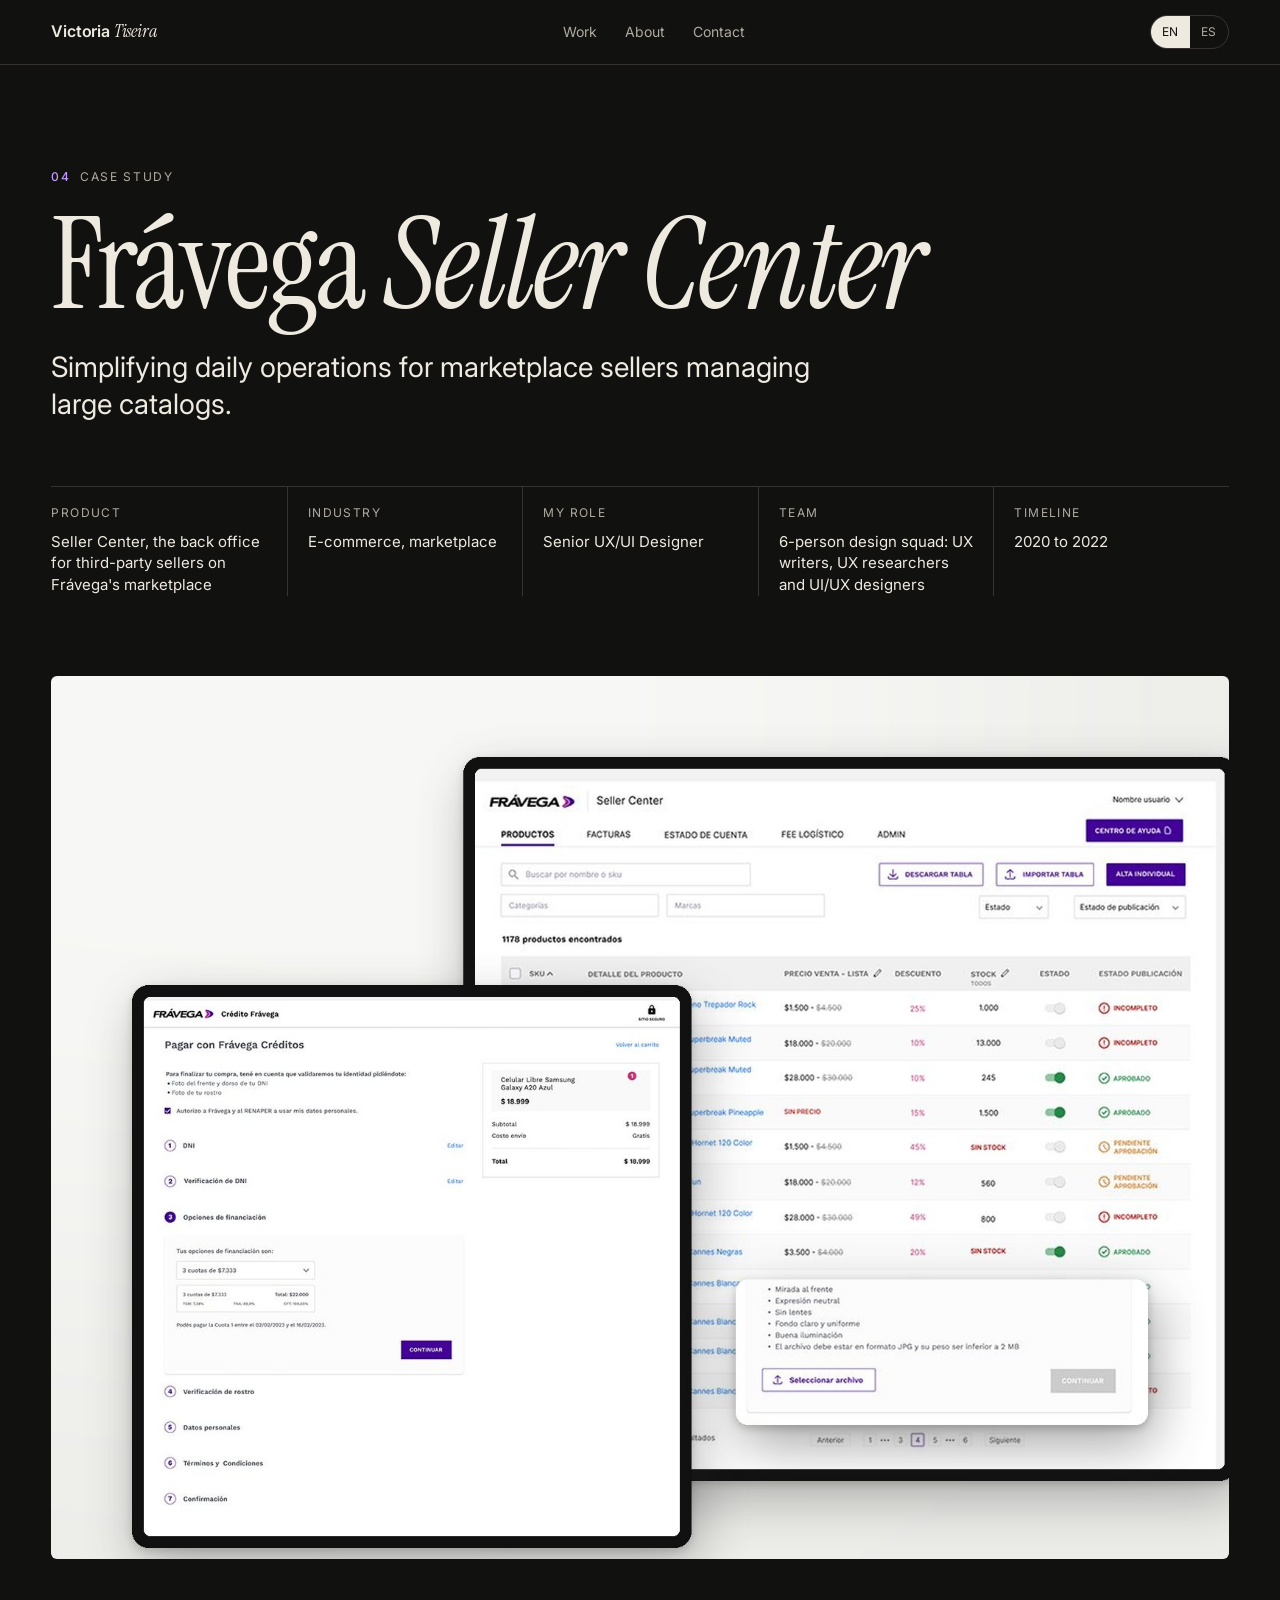
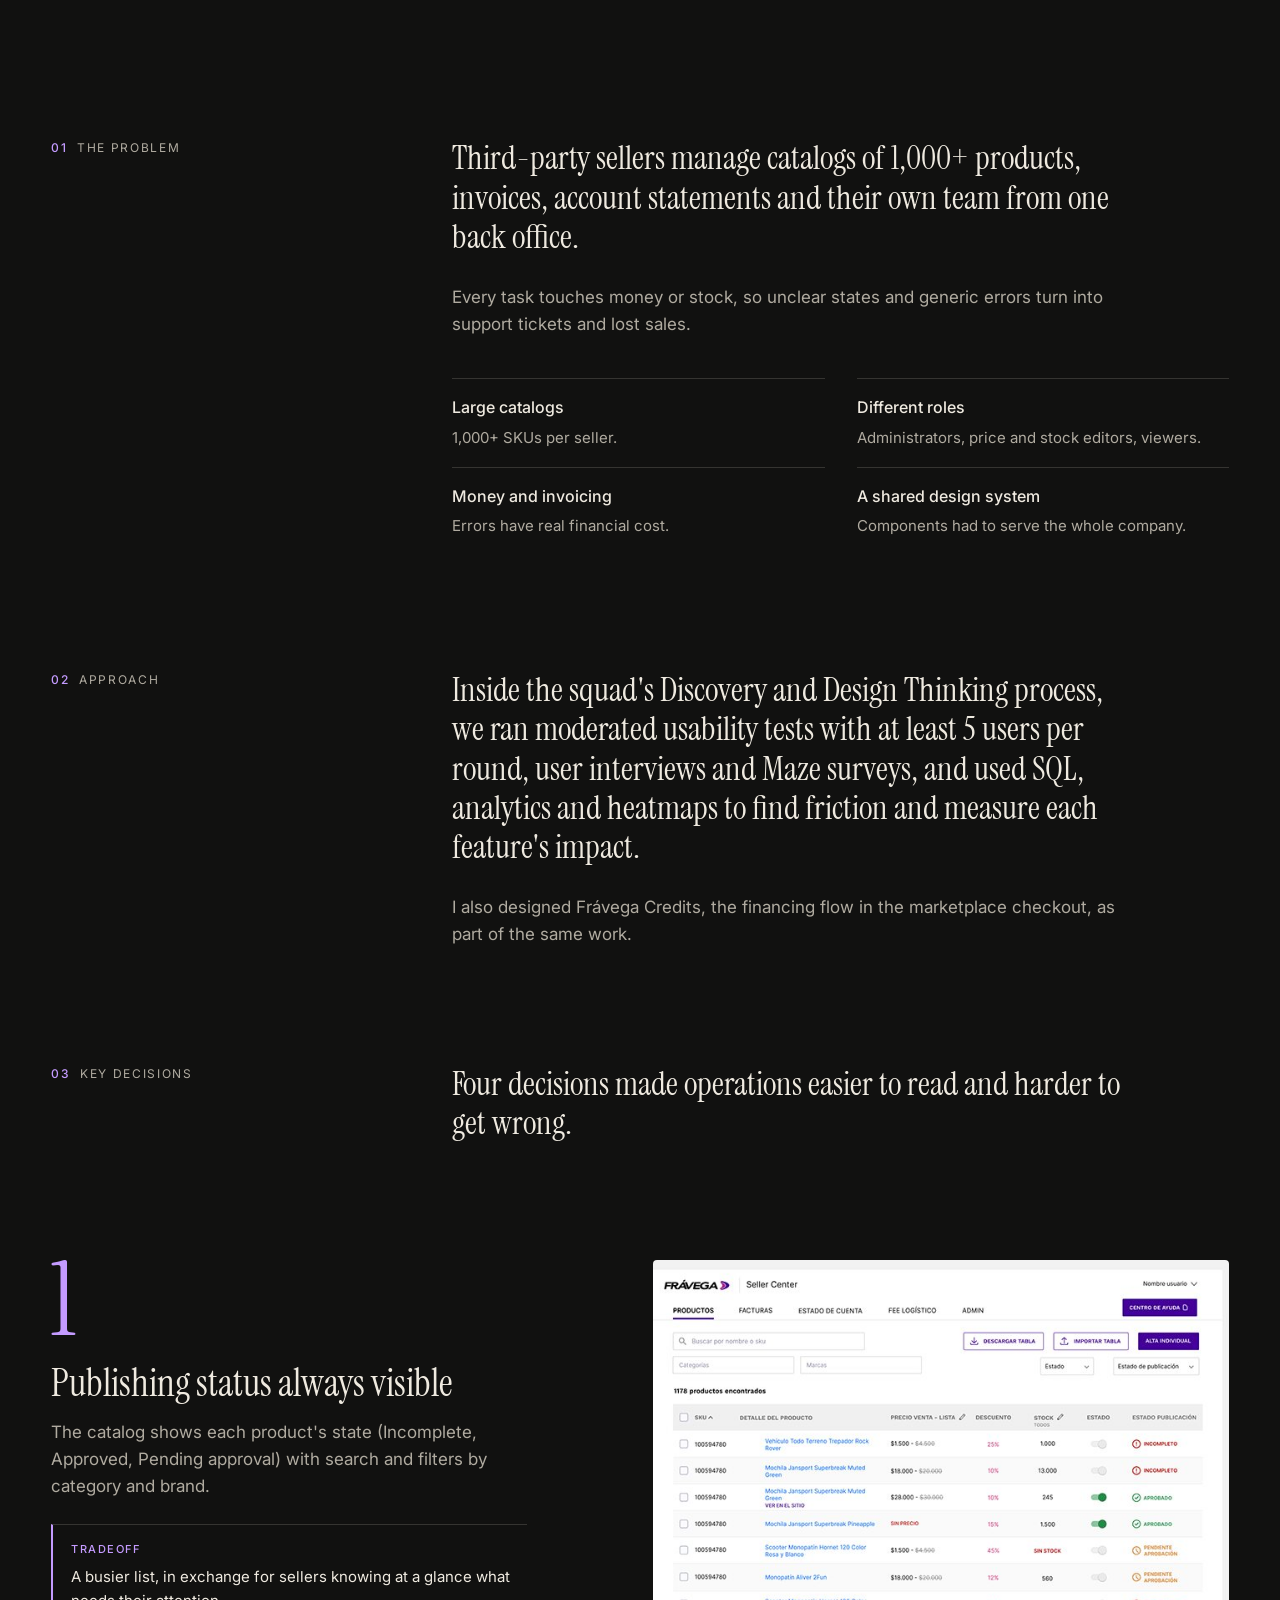
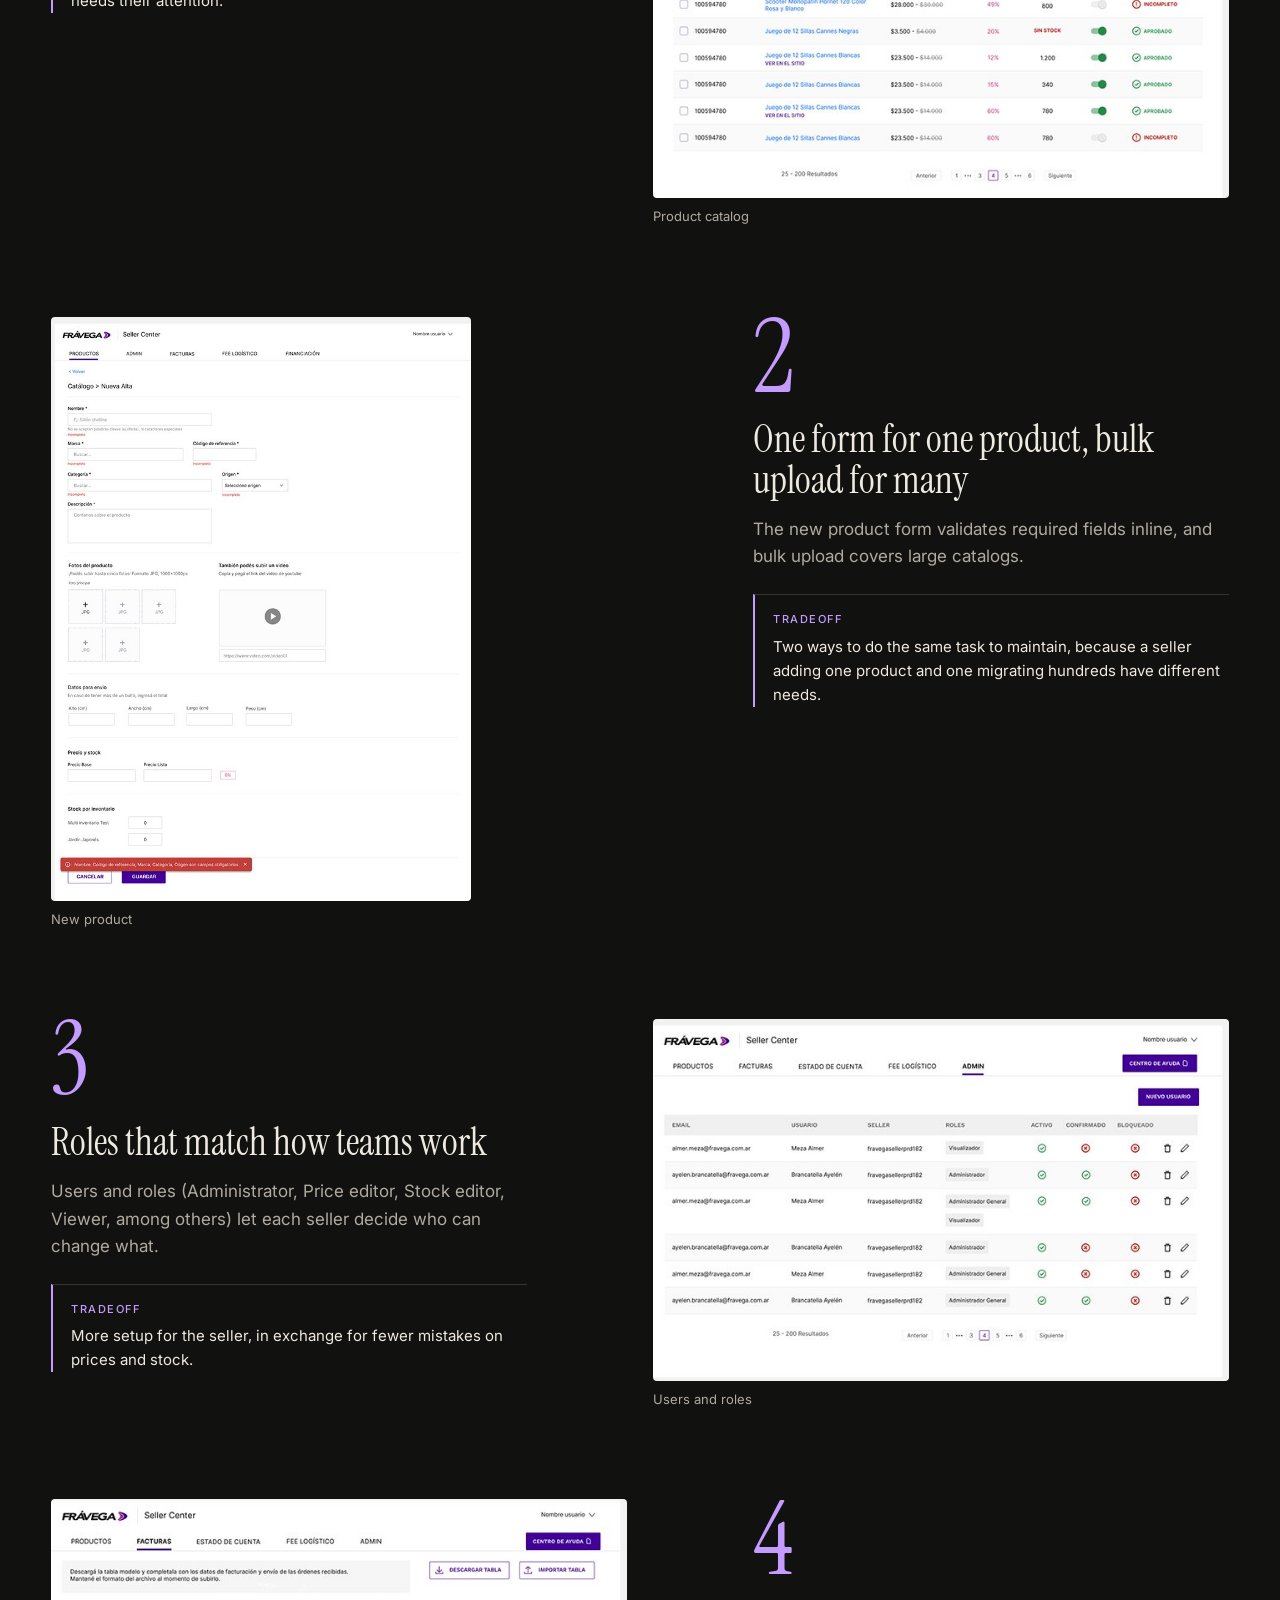
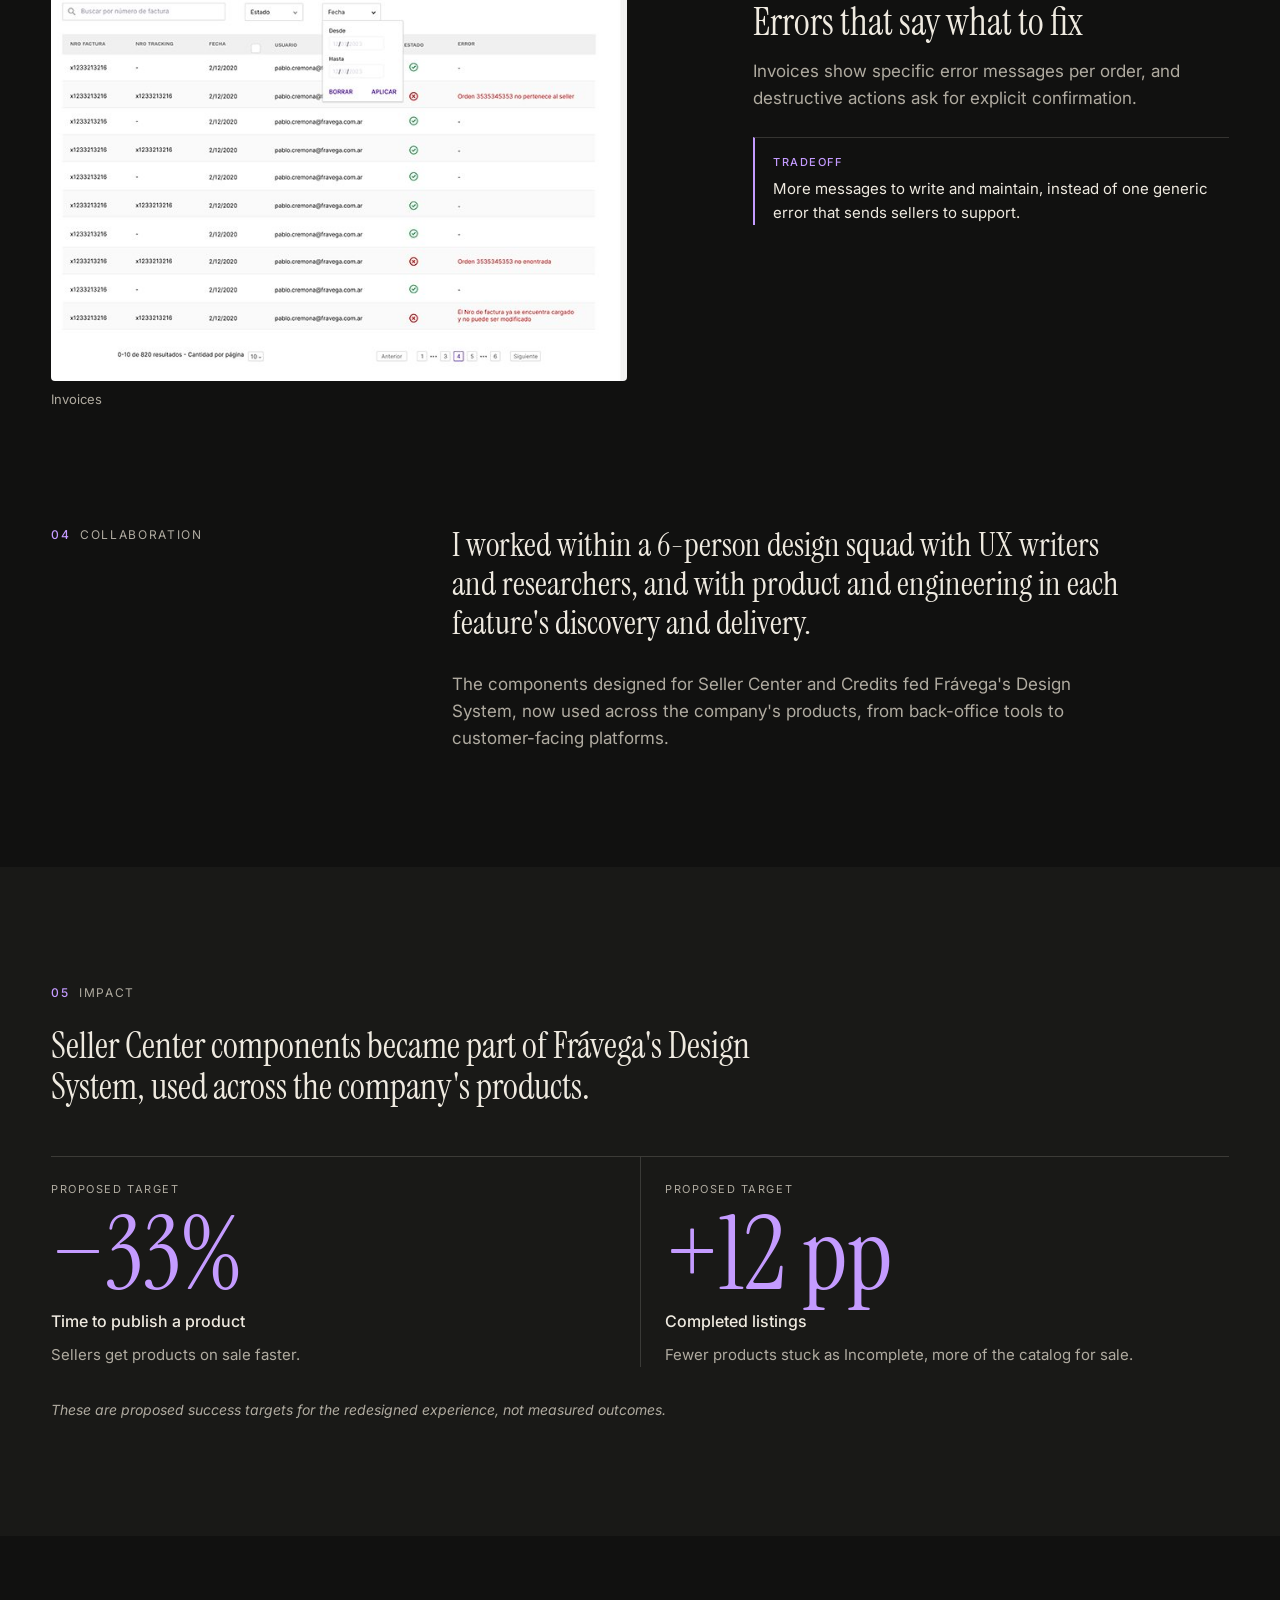
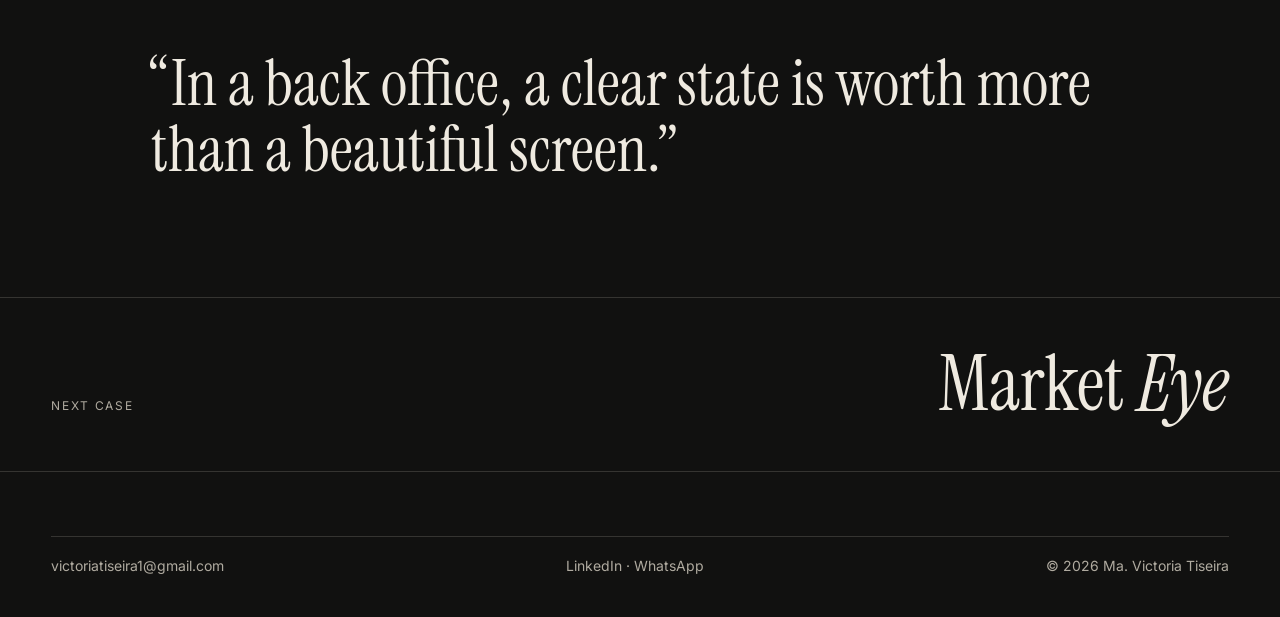
<file: proyectos/fravega.html>
<!DOCTYPE html>
<html lang="en" data-lang="en">
<head>
  <meta charset="UTF-8">
  <meta name="viewport" content="width=device-width, initial-scale=1.0">
  <title data-en="Frávega Seller Center | Ma. Victoria Tiseira" data-es="Frávega Seller Center | Ma. Victoria Tiseira">Frávega Seller Center | Ma. Victoria Tiseira</title>
  <meta name="description" content="Simplifying daily operations for marketplace sellers managing large catalogs.">
  <link rel="canonical" href="https://victoriatiseira.com/proyectos/fravega.html">
  <meta property="og:type" content="website">
  <meta property="og:site_name" content="Ma. Victoria Tiseira">
  <meta property="og:title" content="Frávega Seller Center | Ma. Victoria Tiseira">
  <meta property="og:description" content="Simplifying daily operations for marketplace sellers managing large catalogs.">
  <meta property="og:url" content="https://victoriatiseira.com/proyectos/fravega.html">
  <meta property="og:image" content="https://victoriatiseira.com/img/proyectos/fravega/cover.jpg">
  <meta name="twitter:card" content="summary_large_image">
  <meta name="theme-color" content="#111110">
  <link rel="icon" type="image/svg+xml" href="../favicon.svg">
  <link rel="preconnect" href="https://fonts.googleapis.com"><link rel="preconnect" href="https://fonts.gstatic.com" crossorigin>
  <link href="https://fonts.googleapis.com/css2?family=Instrument+Serif:ital@0;1&family=Inter:wght@400;500;600&display=swap" rel="stylesheet">
  <link rel="stylesheet" href="../assets/v2.css">
  <script>(function(){var l=null;try{l=new URLSearchParams(location.search).get("lang")||localStorage.getItem("lang")}catch(e){}if(l!=="es"&&l!=="en"){var n=(navigator.languages&&navigator.languages[0])||navigator.language||"en";l=/^es/i.test(n)?"es":"en"}document.documentElement.dataset.lang=l;document.documentElement.lang=l})();</script>
  <style>:root { --case: #c49bff; }</style>
</head>
<body>
  <header class="nav">
    <div class="wrap">
      <a class="nav__brand" href="../index.html">Victoria <em>Tiseira</em></a>
      <nav class="nav__links" aria-label="Main">
        <a href="../index.html#work"><span class="en">Work</span><span class="es">Trabajos</span></a><a href="../index.html#about"><span class="en">About</span><span class="es">Sobre mí</span></a><a href="../index.html#contact"><span class="en">Contact</span><span class="es">Contacto</span></a>
      </nav>
      <div class="lang" role="group" aria-label="Language"><button type="button" data-set-lang="en" aria-pressed="true">EN</button><button type="button" data-set-lang="es" aria-pressed="false">ES</button></div>
    </div>
  </header>
  <main>
    <section class="case-hero">
      <div class="wrap grid">
        <p class="label" style="grid-column:1/-1"><b>04</b> &nbsp;<span class="en">Case study</span><span class="es">Caso de estudio</span></p>
        <h1 class="case-hero__title"><span class="en">Frávega <i>Seller Center</i></span><span class="es">Frávega <i>Seller Center</i></span></h1>
        <p class="case-hero__sub"><span class="en">Simplifying daily operations for marketplace sellers managing large catalogs.</span><span class="es">Simplificar la operación diaria de vendedores del marketplace con catálogos grandes.</span></p>
        <dl class="facts"><div><dt><span class="en">Product</span><span class="es">Producto</span></dt><dd><span class="en">Seller Center, the back office for third-party sellers on Frávega&#x27;s marketplace</span><span class="es">Seller Center, el backoffice de los vendedores externos del marketplace de Frávega</span></dd></div><div><dt><span class="en">Industry</span><span class="es">Industria</span></dt><dd><span class="en">E-commerce, marketplace</span><span class="es">E-commerce, marketplace</span></dd></div><div><dt><span class="en">My role</span><span class="es">Mi rol</span></dt><dd><span class="en">Senior UX/UI Designer</span><span class="es">Senior UX/UI Designer</span></dd></div><div><dt><span class="en">Team</span><span class="es">Equipo</span></dt><dd><span class="en">6-person design squad: UX writers, UX researchers and UI/UX designers</span><span class="es">Squad de diseño de 6 personas: UX writers, UX researchers y diseñadores UI/UX</span></dd></div><div><dt><span class="en">Timeline</span><span class="es">Período</span></dt><dd><span class="en">2020 to 2022</span><span class="es">2020 a 2022</span></dd></div></dl>
      </div>
      <div class="wrap"><div class="case-cover"><img src="../img/proyectos/fravega/cover.jpg" alt="Frávega Seller Center screens" width="1600" height="1200"></div></div>
    </section>
    <section class="blk">
      <div class="wrap grid">
        <div class="blk__side"><p class="label"><b>01</b> &nbsp;<span class="en">The problem</span><span class="es">El problema</span></p></div>
        <div class="blk__main"><p class="blk__lead"><span class="en">Third-party sellers manage catalogs of 1,000+ products, invoices, account statements and their own team from one back office.</span><span class="es">Los vendedores externos gestionan catálogos de más de 1.000 productos, facturas, cuentas corrientes y su propio equipo desde un mismo backoffice.</span></p><p><span class="en">Every task touches money or stock, so unclear states and generic errors turn into support tickets and lost sales.</span><span class="es">Cada tarea toca dinero o stock, así que los estados poco claros y los errores genéricos terminan en tickets de soporte y ventas perdidas.</span></p></div>
        <div class="cons"><div><strong><span class="en">Large catalogs</span><span class="es">Catálogos grandes</span></strong><span><span class="en">1,000+ SKUs per seller.</span><span class="es">Más de 1.000 SKUs por vendedor.</span></span></div><div><strong><span class="en">Different roles</span><span class="es">Distintos roles</span></strong><span><span class="en">Administrators, price and stock editors, viewers.</span><span class="es">Administradores, editores de precios y de stock, lectores.</span></span></div><div><strong><span class="en">Money and invoicing</span><span class="es">Dinero y facturación</span></strong><span><span class="en">Errors have real financial cost.</span><span class="es">Los errores tienen un costo financiero real.</span></span></div><div><strong><span class="en">A shared design system</span><span class="es">Un design system compartido</span></strong><span><span class="en">Components had to serve the whole company.</span><span class="es">Los componentes tenían que servir a toda la empresa.</span></span></div></div>
      </div>
    </section>
    <section class="blk">
      <div class="wrap grid">
        <div class="blk__side"><p class="label"><b>02</b> &nbsp;<span class="en">Approach</span><span class="es">Enfoque</span></p></div>
        <div class="blk__main"><p class="blk__lead"><span class="en">Inside the squad&#x27;s Discovery and Design Thinking process, we ran moderated usability tests with at least 5 users per round, user interviews and Maze surveys, and used SQL, analytics and heatmaps to find friction and measure each feature&#x27;s impact.</span><span class="es">Dentro del proceso de Discovery y Design Thinking del squad, hicimos tests de usabilidad moderados con al menos 5 usuarios por ronda, entrevistas y encuestas en Maze, y usamos SQL, analytics y mapas de calor para detectar fricciones y medir el impacto de cada funcionalidad.</span></p><p><span class="en">I also designed Frávega Credits, the financing flow in the marketplace checkout, as part of the same work.</span><span class="es">Como parte del mismo trabajo, también diseñé Frávega Créditos, el flujo de financiación del checkout del marketplace.</span></p></div>
      </div>
    </section>
    <section class="blk">
      <div class="wrap grid">
        <div class="blk__side"><p class="label"><b>03</b> &nbsp;<span class="en">Key decisions</span><span class="es">Decisiones clave</span></p></div>
        <div class="blk__main"><p class="blk__lead"><span class="en">Four decisions made operations easier to read and harder to get wrong.</span><span class="es">Cuatro decisiones hicieron la operación más fácil de leer y más difícil de equivocar.</span></p></div>
      </div>
    </section>
    <article class="dec wrap grid">
      <div class="dec__txt">
        <span class="dec__num">1</span>
        <h2 class="dec__title"><span class="en">Publishing status always visible</span><span class="es">Estado de publicación siempre visible</span></h2>
        <p class="dec__body"><span class="en">The catalog shows each product&#x27;s state (Incomplete, Approved, Pending approval) with search and filters by category and brand.</span><span class="es">El catálogo muestra el estado de cada producto (Incompleto, Aprobado, Pendiente de aprobación) con búsqueda y filtros por categoría y marca.</span></p>
        <p class="dec__trade"><b><span class="en">Tradeoff</span><span class="es">Tradeoff</span></b><span class="en">A busier list, in exchange for sellers knowing at a glance what needs their attention.</span><span class="es">Una lista más cargada, a cambio de que el vendedor sepa de un vistazo qué necesita su atención.</span></p>
      </div>
      <div class="dec__media"><figure><img src="../img/proyectos/fravega/s-products.jpg" alt="Product catalog with publishing status" width="690" height="645" loading="lazy"><figcaption><span class="en">Product catalog</span><span class="es">Catálogo de productos</span></figcaption></figure></div>
    </article>
    <article class="dec wrap grid">
      <div class="dec__txt">
        <span class="dec__num">2</span>
        <h2 class="dec__title"><span class="en">One form for one product, bulk upload for many</span><span class="es">Un formulario para un producto, carga masiva para muchos</span></h2>
        <p class="dec__body"><span class="en">The new product form validates required fields inline, and bulk upload covers large catalogs.</span><span class="es">El formulario de producto nuevo valida los campos obligatorios en línea, y la carga masiva resuelve los catálogos grandes.</span></p>
        <p class="dec__trade"><b><span class="en">Tradeoff</span><span class="es">Tradeoff</span></b><span class="en">Two ways to do the same task to maintain, because a seller adding one product and one migrating hundreds have different needs.</span><span class="es">Dos formas de hacer la misma tarea para mantener, porque quien agrega un producto y quien migra cientos tienen necesidades distintas.</span></p>
      </div>
      <div class="dec__media"><figure style="max-width:420px"><img src="../img/proyectos/fravega/s-new-product.jpg" alt="New product form with inline validation" width="688" height="957" loading="lazy"><figcaption><span class="en">New product</span><span class="es">Producto nuevo</span></figcaption></figure></div>
    </article>
    <article class="dec wrap grid">
      <div class="dec__txt">
        <span class="dec__num">3</span>
        <h2 class="dec__title"><span class="en">Roles that match how teams work</span><span class="es">Roles que reflejan cómo trabajan los equipos</span></h2>
        <p class="dec__body"><span class="en">Users and roles (Administrator, Price editor, Stock editor, Viewer, among others) let each seller decide who can change what.</span><span class="es">Usuarios y roles (Administrador, Editor de precios, Editor de stock, Lector, entre otros) permiten que cada vendedor decida quién puede cambiar qué.</span></p>
        <p class="dec__trade"><b><span class="en">Tradeoff</span><span class="es">Tradeoff</span></b><span class="en">More setup for the seller, in exchange for fewer mistakes on prices and stock.</span><span class="es">Más configuración para el vendedor, a cambio de menos errores en precios y stock.</span></p>
      </div>
      <div class="dec__media"><figure><img src="../img/proyectos/fravega/s-users.jpg" alt="Users and roles management" width="690" height="433" loading="lazy"><figcaption><span class="en">Users and roles</span><span class="es">Usuarios y roles</span></figcaption></figure></div>
    </article>
    <article class="dec wrap grid">
      <div class="dec__txt">
        <span class="dec__num">4</span>
        <h2 class="dec__title"><span class="en">Errors that say what to fix</span><span class="es">Errores que dicen qué corregir</span></h2>
        <p class="dec__body"><span class="en">Invoices show specific error messages per order, and destructive actions ask for explicit confirmation.</span><span class="es">Las facturas muestran mensajes de error específicos por pedido, y las acciones destructivas piden confirmación explícita.</span></p>
        <p class="dec__trade"><b><span class="en">Tradeoff</span><span class="es">Tradeoff</span></b><span class="en">More messages to write and maintain, instead of one generic error that sends sellers to support.</span><span class="es">Más mensajes para escribir y mantener, en vez de un error genérico que manda al vendedor a soporte.</span></p>
      </div>
      <div class="dec__media"><figure><img src="../img/proyectos/fravega/s-invoices.jpg" alt="Invoices with specific errors per order" width="690" height="577" loading="lazy"><figcaption><span class="en">Invoices</span><span class="es">Facturas</span></figcaption></figure></div>
    </article>
    <section class="blk">
      <div class="wrap grid">
        <div class="blk__side"><p class="label"><b>04</b> &nbsp;<span class="en">Collaboration</span><span class="es">Colaboración</span></p></div>
        <div class="blk__main"><p class="blk__lead"><span class="en">I worked within a 6-person design squad with UX writers and researchers, and with product and engineering in each feature&#x27;s discovery and delivery.</span><span class="es">Trabajé en un squad de diseño de 6 personas con UX writers y researchers, y con producto y desarrollo en el discovery y la entrega de cada funcionalidad.</span></p><p><span class="en">The components designed for Seller Center and Credits fed Frávega&#x27;s Design System, now used across the company&#x27;s products, from back-office tools to customer-facing platforms.</span><span class="es">Los componentes diseñados para Seller Center y Créditos alimentaron el Design System de Frávega, hoy usado en todos los productos de la empresa, del backoffice a las plataformas para clientes.</span></p></div>
      </div>
    </section>
    <section class="impact">
      <div class="wrap grid">
        <p class="label" style="grid-column:1/-1;margin-bottom:24px"><b>05</b> &nbsp;<span class="en">Impact</span><span class="es">Impacto</span></p>
        <p class="impact__live"><span class="en">Seller Center components became part of Frávega&#x27;s Design System, used across the company&#x27;s products.</span><span class="es">Los componentes de Seller Center pasaron a formar parte del Design System de Frávega, usado en todos los productos de la empresa.</span></p>
        <div class="kpis kpis--2"><div class="kpi"><p class="kpi__tag"><span class="en">Proposed target</span><span class="es">Objetivo propuesto</span></p><p class="kpi__num">−33%</p><p class="kpi__what"><span class="en">Time to publish a product</span><span class="es">Tiempo para publicar un producto</span></p><p class="kpi__why"><span class="en">Sellers get products on sale faster.</span><span class="es">Los vendedores ponen sus productos a la venta más rápido.</span></p></div><div class="kpi"><p class="kpi__tag"><span class="en">Proposed target</span><span class="es">Objetivo propuesto</span></p><p class="kpi__num">+12 pp</p><p class="kpi__what"><span class="en">Completed listings</span><span class="es">Publicaciones completas</span></p><p class="kpi__why"><span class="en">Fewer products stuck as Incomplete, more of the catalog for sale.</span><span class="es">Menos productos trabados como Incompletos, más catálogo a la venta.</span></p></div></div>
        <p class="impact__note"><span class="en">These are proposed success targets for the redesigned experience, not measured outcomes.</span><span class="es">Son objetivos de éxito propuestos para la experiencia rediseñada, no resultados medidos.</span></p>
      </div>
    </section>
    <section class="learn"><div class="wrap grid"><q><span class="en">In a back office, a clear state is worth more than a beautiful screen.</span><span class="es">En un backoffice, un estado claro vale más que una pantalla linda.</span></q></div></section>
    <nav class="next" aria-label="Next case">
      <div class="wrap"><a href="market-eye.html"><span class="label"><span class="en">Next case</span><span class="es">Siguiente caso</span></span><span class="serif"><span class="en">Market <i>Eye</i></span><span class="es">Market <i>Eye</i></span></span></a></div>
    </nav>
  </main>
  <footer class="contact" id="contact" style="padding-top:64px">
    <div class="wrap grid">
      <div class="contact__row" style="margin-top:0">
        <span><a href="mailto:victoriatiseira1@gmail.com">victoriatiseira1@gmail.com</a></span>
        <span><a href="https://www.linkedin.com/in/maria-victoria-tiseira/">LinkedIn</a> · <a href="https://wa.me/5493412112722">WhatsApp</a></span>
        <span>© 2026 Ma. Victoria Tiseira</span>
      </div>
    </div>
  </footer>
  <script src="../assets/v2.js"></script>
</body>
</html>
</file>
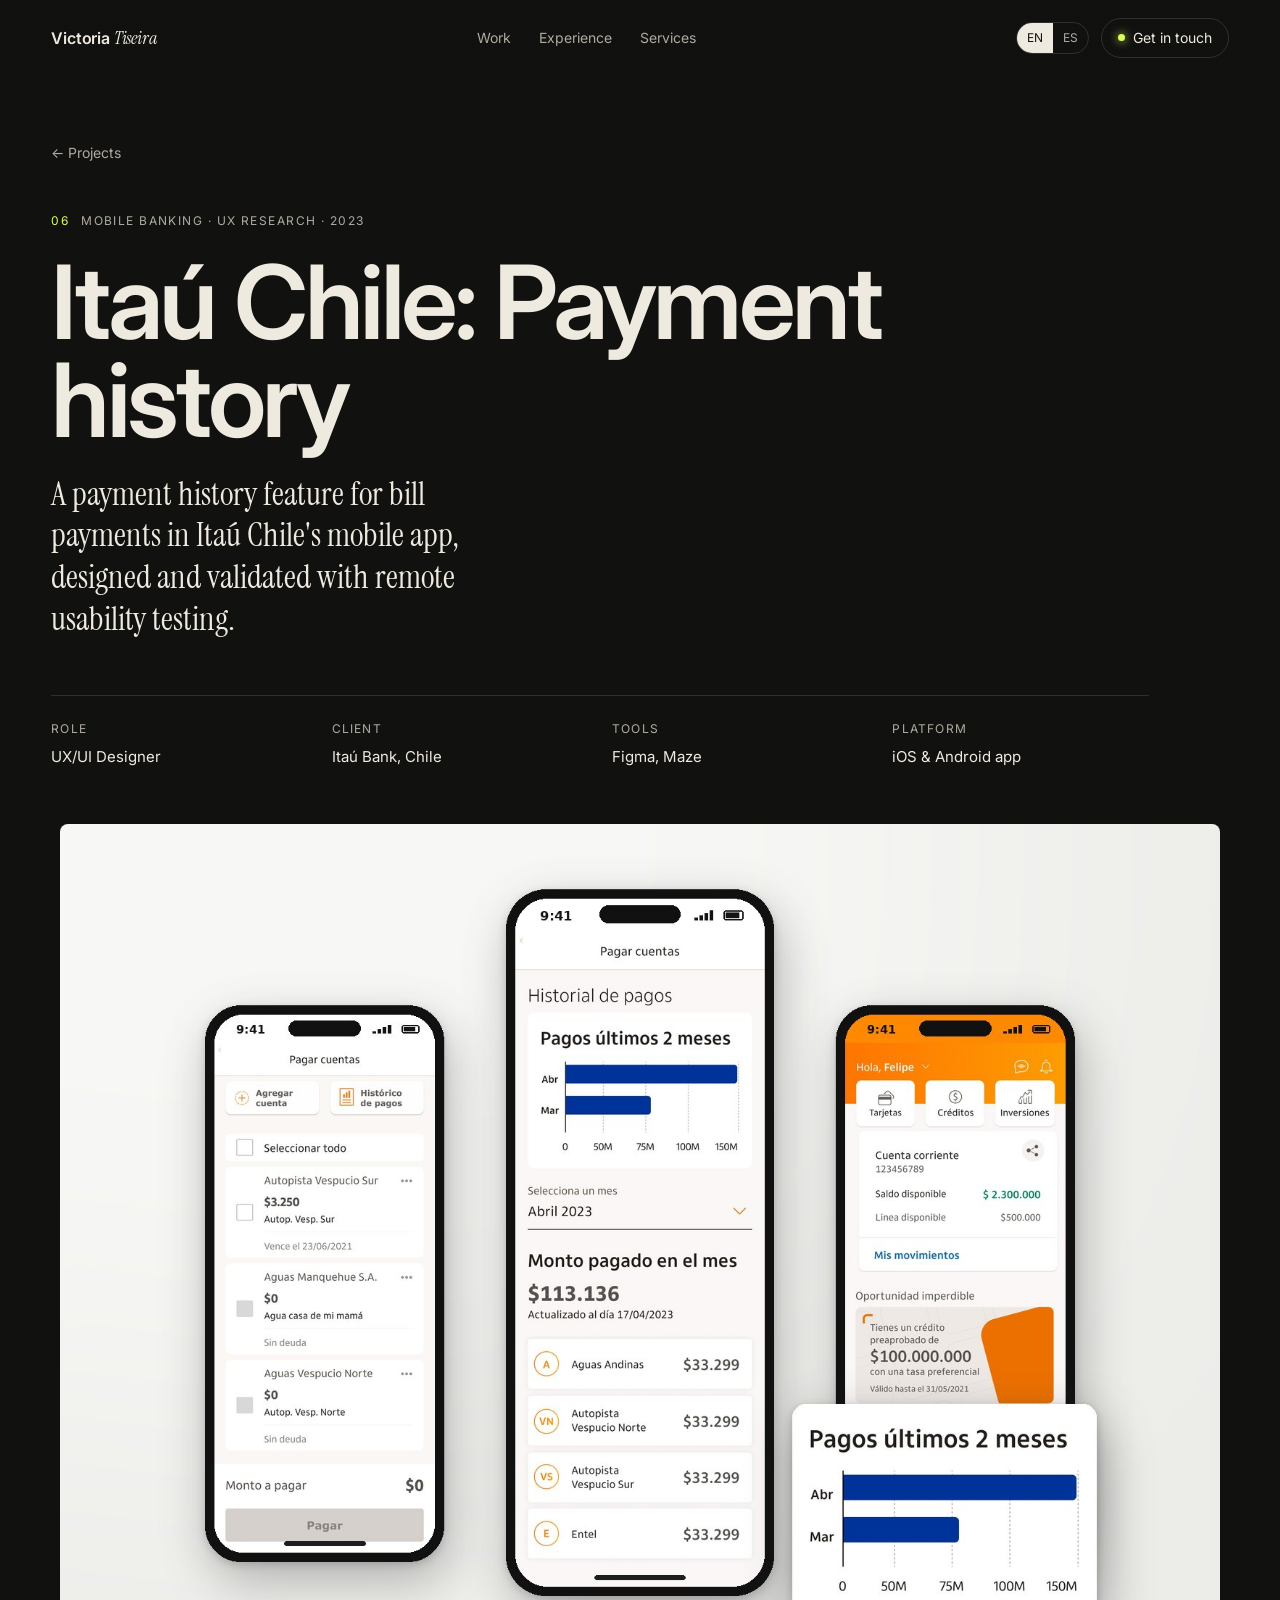
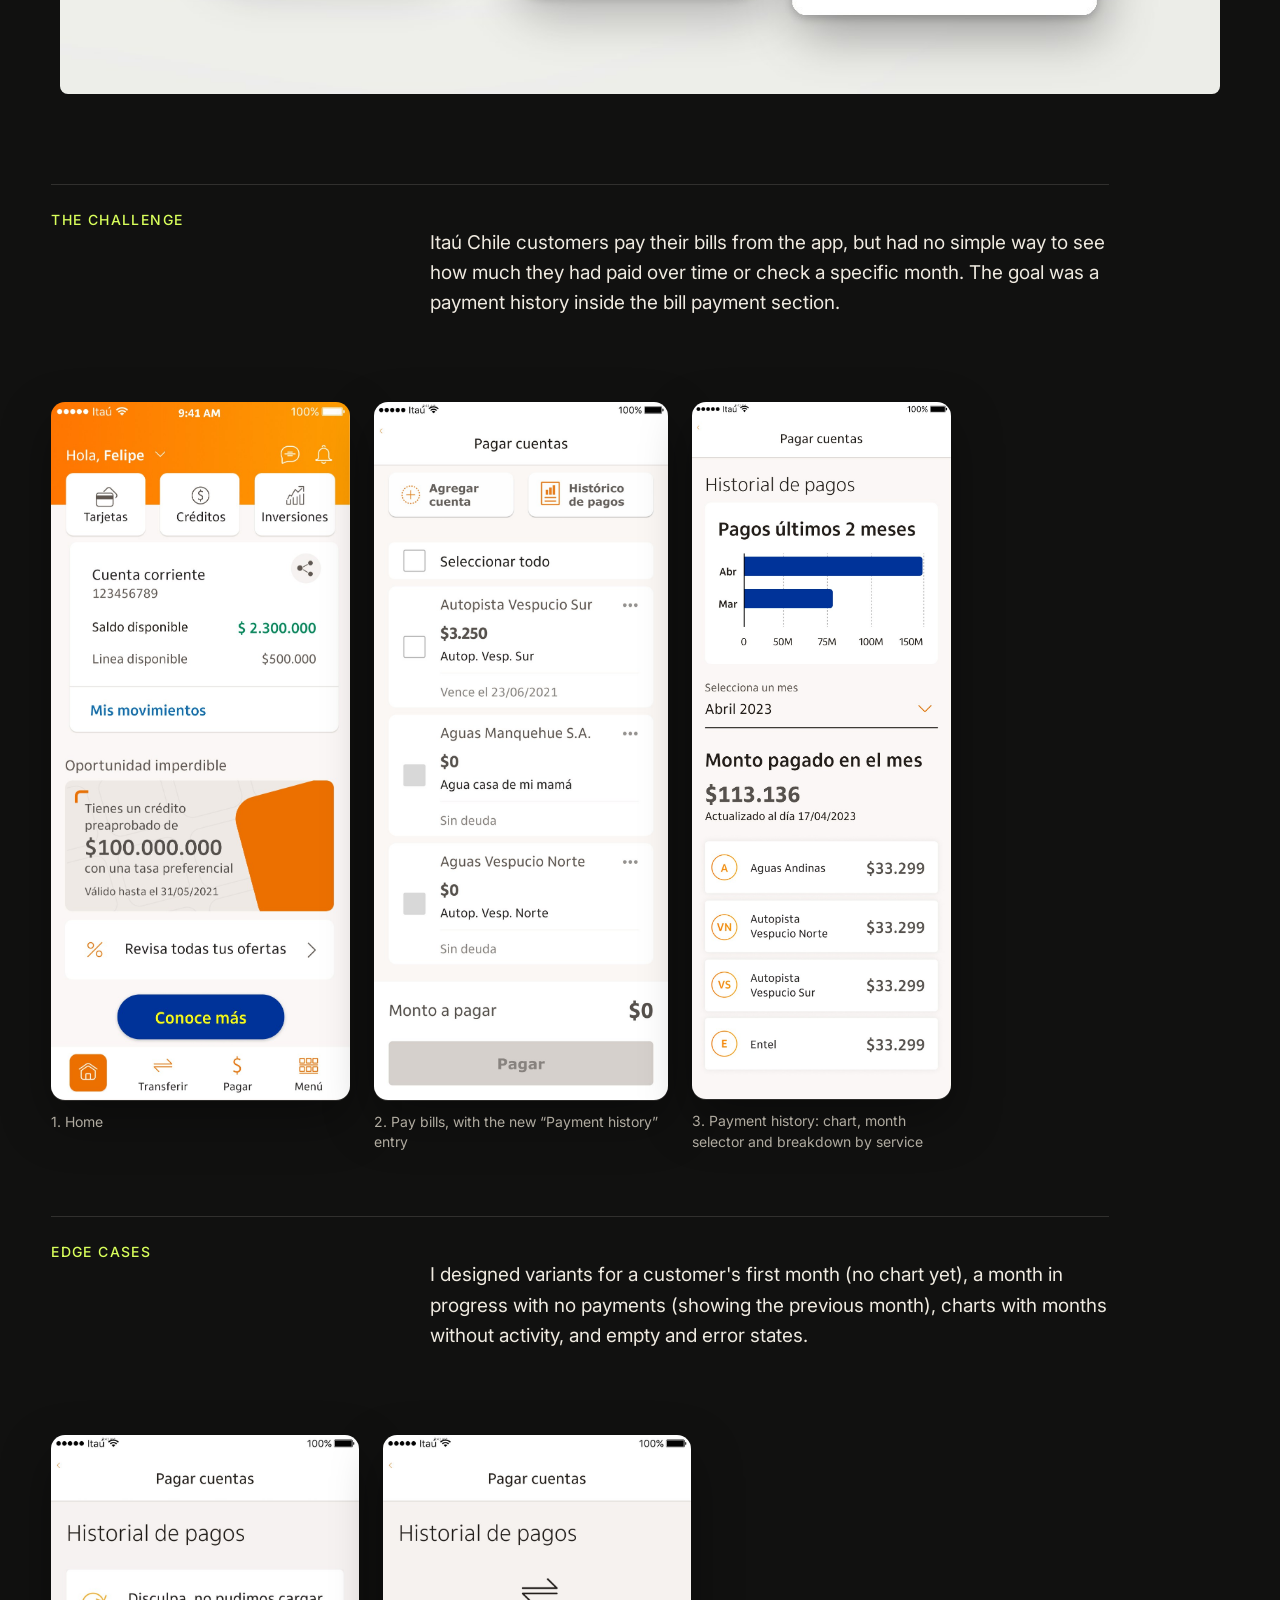
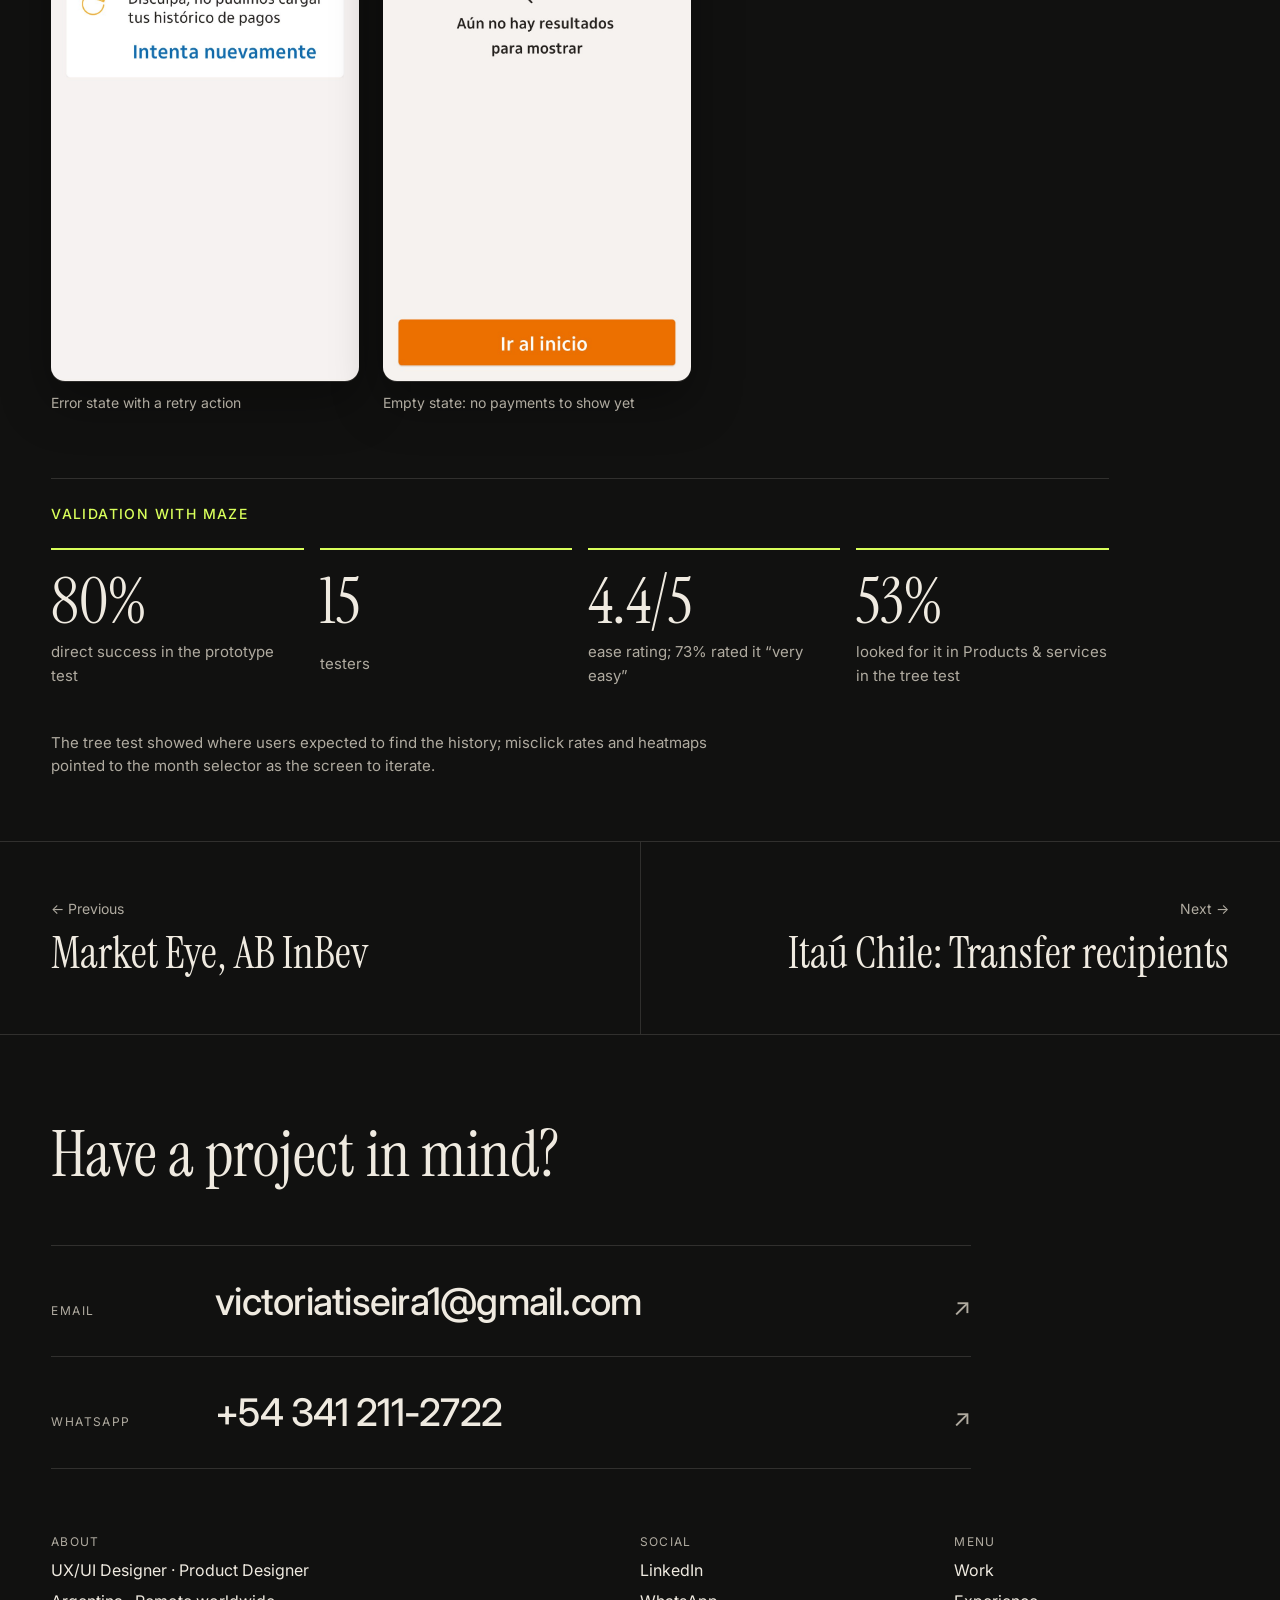
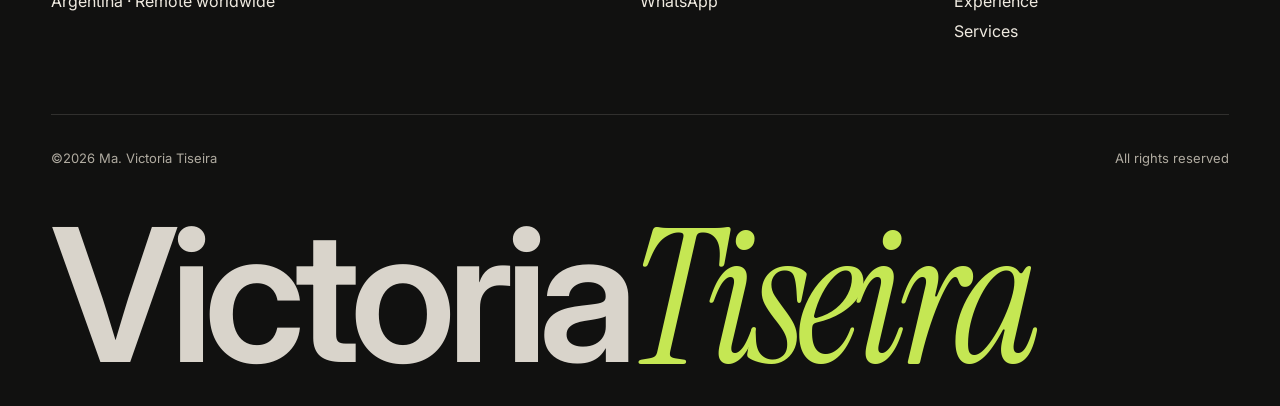
<file: proyectos/itau-historial-pagos.html>
<!DOCTYPE html>
<html lang="en" data-lang="en">
<head>
  <meta charset="UTF-8">
  <meta name="viewport" content="width=device-width, initial-scale=1.0, viewport-fit=cover">
  <title data-en="Itaú Chile: Payment history | Ma. Victoria Tiseira" data-es="Itaú Chile: Payment history | Ma. Victoria Tiseira">Itaú Chile: Payment history | Ma. Victoria Tiseira</title>
  <meta name="description" content="A payment history feature for bill payments in Itaú Chile&#x27;s mobile app, designed and validated with remote usability testing.">
  <meta name="author" content="Ma. Victoria Tiseira">
  <link rel="canonical" href="https://victoriatiseira.com/proyectos/itau-historial-pagos.html">
  <meta name="theme-color" content="#111110">
  <meta property="og:type" content="website">
  <meta property="og:title" content="Itaú Chile: Payment history | Ma. Victoria Tiseira">
  <meta property="og:description" content="A payment history feature for bill payments in Itaú Chile&#x27;s mobile app, designed and validated with remote usability testing.">
  <meta property="og:url" content="https://victoriatiseira.com/proyectos/itau-historial-pagos.html">
  <meta property="og:site_name" content="Ma. Victoria Tiseira">
  <meta property="og:image" content="https://victoriatiseira.com/img/proyectos/itau-historial-pagos/cover.jpg">
  <meta property="og:image:width" content="1600">
  <meta property="og:image:height" content="1200">
  <meta name="twitter:image" content="https://victoriatiseira.com/img/proyectos/itau-historial-pagos/cover.jpg">
  <meta name="twitter:card" content="summary_large_image">
  <link rel="icon" type="image/svg+xml" href="../favicon.svg">
  <link rel="preconnect" href="https://fonts.googleapis.com">
  <link rel="preconnect" href="https://fonts.gstatic.com" crossorigin>
  <link href="https://fonts.googleapis.com/css2?family=Instrument+Serif:ital@0;1&family=Inter:wght@400;500;600&display=swap" rel="stylesheet">
  <link rel="stylesheet" href="../assets/style.css">
  <script>(function(){var l=null;try{l=new URLSearchParams(location.search).get("lang")||localStorage.getItem("lang")}catch(e){}if(l!=="es"&&l!=="en"){var n=(navigator.languages&&navigator.languages[0])||navigator.language||"en";l=/^es/i.test(n)?"es":"en"}document.documentElement.dataset.lang=l;document.documentElement.lang=l})();</script>
</head>
<body>

  <header class="nav" id="nav">
    <a class="nav__brand" href="../index.html">Victoria <em>Tiseira</em></a>
    <nav class="nav__links" aria-label="Main navigation">
      <a href="../index.html#work"><span class="en">Work</span><span class="es">Trabajos</span></a>
      <a href="../index.html#experience"><span class="en">Experience</span><span class="es">Experiencia</span></a>
      <a href="../index.html#services"><span class="en">Services</span><span class="es">Servicios</span></a>
    </nav>
    <div class="nav__right">
      <div class="lang" role="group" aria-label="Language">
        <button type="button" data-set-lang="en" aria-pressed="true">EN</button>
        <button type="button" data-set-lang="es" aria-pressed="false">ES</button>
      </div>
      <a class="nav__cta" href="#contact"><span class="dot"></span><span class="en">Get in touch</span><span class="es">Contacto</span></a>
      <button class="nav__burger" id="navBurger" type="button" aria-label="Menu" aria-expanded="false" aria-controls="mobileMenu"><span></span><span></span></button>
    </div>
  </header>
  <div class="mnav" id="mobileMenu" aria-hidden="true">
    <a href="../index.html#work"><i>01</i><span class="en">Work</span><span class="es">Trabajos</span></a>
    <a href="../index.html#experience"><i>02</i><span class="en">Experience</span><span class="es">Experiencia</span></a>
    <a href="../index.html#services"><i>03</i><span class="en">Services</span><span class="es">Servicios</span></a>
    <a href="#contact"><i>04</i><span class="en">Get in touch</span><span class="es">Contacto</span></a>
  </div>

  <main id="top" class="case">
    <header class="case__hero">
      <a class="case__back" href="../index.html#all-work">← <span class="en">Projects</span><span class="es">Proyectos</span></a>
      <p class="eyebrow"><span>06</span><span><span class="en">Mobile banking · UX research</span><span class="es">Banca mobile · Investigación UX</span> · 2023</span></p>
      <h1 class="case__title"><span class="en">Itaú Chile: Payment history</span><span class="es">Itaú Chile: Historial de pagos</span></h1>
      <p class="en case__lead">A payment history feature for bill payments in Itaú Chile's mobile app, designed and validated with remote usability testing.</p><p class="es case__lead">Una funcionalidad de historial de pagos de cuentas en la app mobile de Itaú Chile, diseñada y validada con tests de usabilidad remotos.</p>
      <dl class="case__meta"><div class="case__meta-item"><dt class="en">Role</dt><dt class="es">Rol</dt><dd><span class="en">UX/UI Designer</span><span class="es">UX/UI Designer</span></dd></div><div class="case__meta-item"><dt class="en">Client</dt><dt class="es">Cliente</dt><dd><span class="en">Itaú Bank, Chile</span><span class="es">Banco Itaú, Chile</span></dd></div><div class="case__meta-item"><dt class="en">Tools</dt><dt class="es">Herramientas</dt><dd>Figma, Maze</dd></div><div class="case__meta-item"><dt class="en">Platform</dt><dt class="es">Plataforma</dt><dd><span class="en">iOS & Android app</span><span class="es">App iOS y Android</span></dd></div></dl>
    </header>
    <figure class="case__cover"><img src="../img/proyectos/itau-historial-pagos/cover.jpg" alt="Itaú Chile: Payment history" width="1600" height="1200" decoding="async"></figure>
    <section class="case__body"><div class="case__block" data-reveal><h2 class="en case__h">The challenge</h2><h2 class="es case__h">El desafío</h2><div><p class="en case__p">Itaú Chile customers pay their bills from the app, but had no simple way to see how much they had paid over time or check a specific month. The goal was a payment history inside the bill payment section.</p><p class="es case__p">Los clientes de Itaú Chile pagan sus cuentas desde la app, pero no tenían una forma simple de ver cuánto pagaron a lo largo del tiempo ni consultar un mes puntual. El objetivo era un historial de pagos dentro de la sección de pago de cuentas.</p></div></div>
        <div class="krow krow--3 krow--tall" style="--cols:0.429fr 0.421fr 0.372fr" data-reveal><figure class="kshot"><img src="../img/proyectos/itau-historial-pagos/s-home.jpg" alt="1. Home" width="853" height="1990" loading="lazy" decoding="async"><figcaption><span class="en">1. Home</span><span class="es">1. Inicio</span></figcaption></figure><figure class="kshot"><img src="../img/proyectos/itau-historial-pagos/s-pay.jpg" alt="2. Pay bills, with the new “Payment history” entry" width="900" height="2140" loading="lazy" decoding="async"><figcaption><span class="en">2. Pay bills, with the new “Payment history” entry</span><span class="es">2. Pagar cuentas, con el nuevo acceso a “Histórico de pagos”</span></figcaption></figure><figure class="kshot"><img src="../img/proyectos/itau-historial-pagos/s-history.jpg" alt="3. Payment history: chart, month selector and breakdown by service" width="854" height="2297" loading="lazy" decoding="async"><figcaption><span class="en">3. Payment history: chart, month selector and breakdown by service</span><span class="es">3. Historial de pagos: gráfico, selector de mes y detalle por servicio</span></figcaption></figure></div>
        <div class="case__block" data-reveal><h2 class="en case__h">Edge cases</h2><h2 class="es case__h">Casos borde</h2><div><p class="en case__p">I designed variants for a customer's first month (no chart yet), a month in progress with no payments (showing the previous month), charts with months without activity, and empty and error states.</p><p class="es case__p">Diseñé variantes para el primer mes del cliente (sin gráfico todavía), un mes en curso sin pagos (se muestra el mes anterior), gráficos con meses sin actividad, y estados vacíos y de error.</p></div></div>
        <div class="krow krow--2 krow--tall" style="--cols:0.563fr 0.563fr" data-reveal><figure class="kshot"><img src="../img/proyectos/itau-historial-pagos/s-error.jpg" alt="Error state with a retry action" width="900" height="1598" loading="lazy" decoding="async"><figcaption><span class="en">Error state with a retry action</span><span class="es">Estado de error con opción de reintentar</span></figcaption></figure><figure class="kshot"><img src="../img/proyectos/itau-historial-pagos/s-empty.jpg" alt="Empty state: no payments to show yet" width="900" height="1598" loading="lazy" decoding="async"><figcaption><span class="en">Empty state: no payments to show yet</span><span class="es">Estado vacío: todavía no hay pagos para mostrar</span></figcaption></figure></div>
        <div class="case__wide" data-reveal><h2 class="en case__h">Validation with Maze</h2><h2 class="es case__h">Validación con Maze</h2><div class="stats stats--4"><div class="stat"><strong>80%</strong><span class="en">direct success in the prototype test</span><span class="es">éxito directo en el test de prototipo</span></div><div class="stat"><strong>15</strong><span class="en">testers</span><span class="es">testers</span></div><div class="stat"><strong><span class="en">4.4/5</span><span class="es">4,4/5</span></strong><span class="en">ease rating; 73% rated it “very easy”</span><span class="es">facilidad promedio; el 73% lo calificó “muy fácil”</span></div><div class="stat"><strong>53%</strong><span class="en">looked for it in Products & services in the tree test</span><span class="es">lo buscó en Productos y servicios en el tree test</span></div></div><p class="en case__note">The tree test showed where users expected to find the history; misclick rates and heatmaps pointed to the month selector as the screen to iterate.</p><p class="es case__note">El tree test mostró dónde esperaban encontrar el historial; las tasas de misclick y los mapas de calor señalaron el selector de mes como la pantalla a iterar.</p></div>
    </section>
    <nav class="case__next" aria-label="More projects">
      <a href="market-eye.html" class="case__nav case__nav--prev"><span>← <span class="en">Previous</span><span class="es">Anterior</span></span><strong><span class="en">Market Eye, AB InBev</span><span class="es">Market Eye, AB InBev</span></strong></a>
      <a href="itau-transferencias.html" class="case__nav case__nav--next"><span><span class="en">Next</span><span class="es">Siguiente</span> →</span><strong><span class="en">Itaú Chile: Transfer recipients</span><span class="es">Itaú Chile: Portabilidad de destinatarios</span></strong></a>
    </nav>
  </main>

  <footer class="footer" id="contact">
    <p class="en footer__hook">Have a project in mind?</p><p class="es footer__hook">¿Tenés un proyecto en mente?</p>
    <div class="contact">
      <a class="contact__row" href="mailto:victoriatiseira1@gmail.com">
        <span class="contact__label">Email</span>
        <span class="contact__value">victoriatiseira1@gmail.com</span>
        <span class="contact__arrow" aria-hidden="true">↗</span>
      </a>
      <a class="contact__row" href="https://wa.me/5493412112722" target="_blank" rel="noopener">
        <span class="contact__label">WhatsApp</span>
        <span class="contact__value">+54 341 211-2722</span>
        <span class="contact__arrow" aria-hidden="true">↗</span>
      </a>
    </div>
    <div class="footer__grid">
      <div class="footer__col">
        <p class="en footer__col-title">About</p><p class="es footer__col-title">Sobre mí</p>
        <p>UX/UI Designer · Product Designer</p>
        <p class="en">Argentina · Remote worldwide</p><p class="es">Argentina · Remoto para todo el mundo</p>
      </div>
      <nav class="footer__col" aria-label="Social">
        <p class="en footer__col-title">Social</p><p class="es footer__col-title">Redes</p>
        <a href="https://www.linkedin.com/in/maria-victoria-tiseira/" target="_blank" rel="noopener">LinkedIn</a>
        <a href="https://wa.me/5493412112722" target="_blank" rel="noopener">WhatsApp</a>
      </nav>
      <nav class="footer__col" aria-label="Footer">
        <p class="en footer__col-title">Menu</p><p class="es footer__col-title">Menú</p>
        <a href="../index.html#work"><span class="en">Work</span><span class="es">Trabajos</span></a>
        <a href="../index.html#experience"><span class="en">Experience</span><span class="es">Experiencia</span></a>
        <a href="../index.html#services"><span class="en">Services</span><span class="es">Servicios</span></a>
      </nav>
    </div>
    <div class="footer__meta">
      <p>©<span data-year>2026</span> Ma. Victoria Tiseira</p>
      <p class="en">All rights reserved</p><p class="es">Todos los derechos reservados</p>
    </div>
    <span class="footer__giant" aria-hidden="true">Victoria<em>Tiseira</em></span>
  </footer>
  <script src="../assets/main.js"></script>
</body>
</html>
</file>
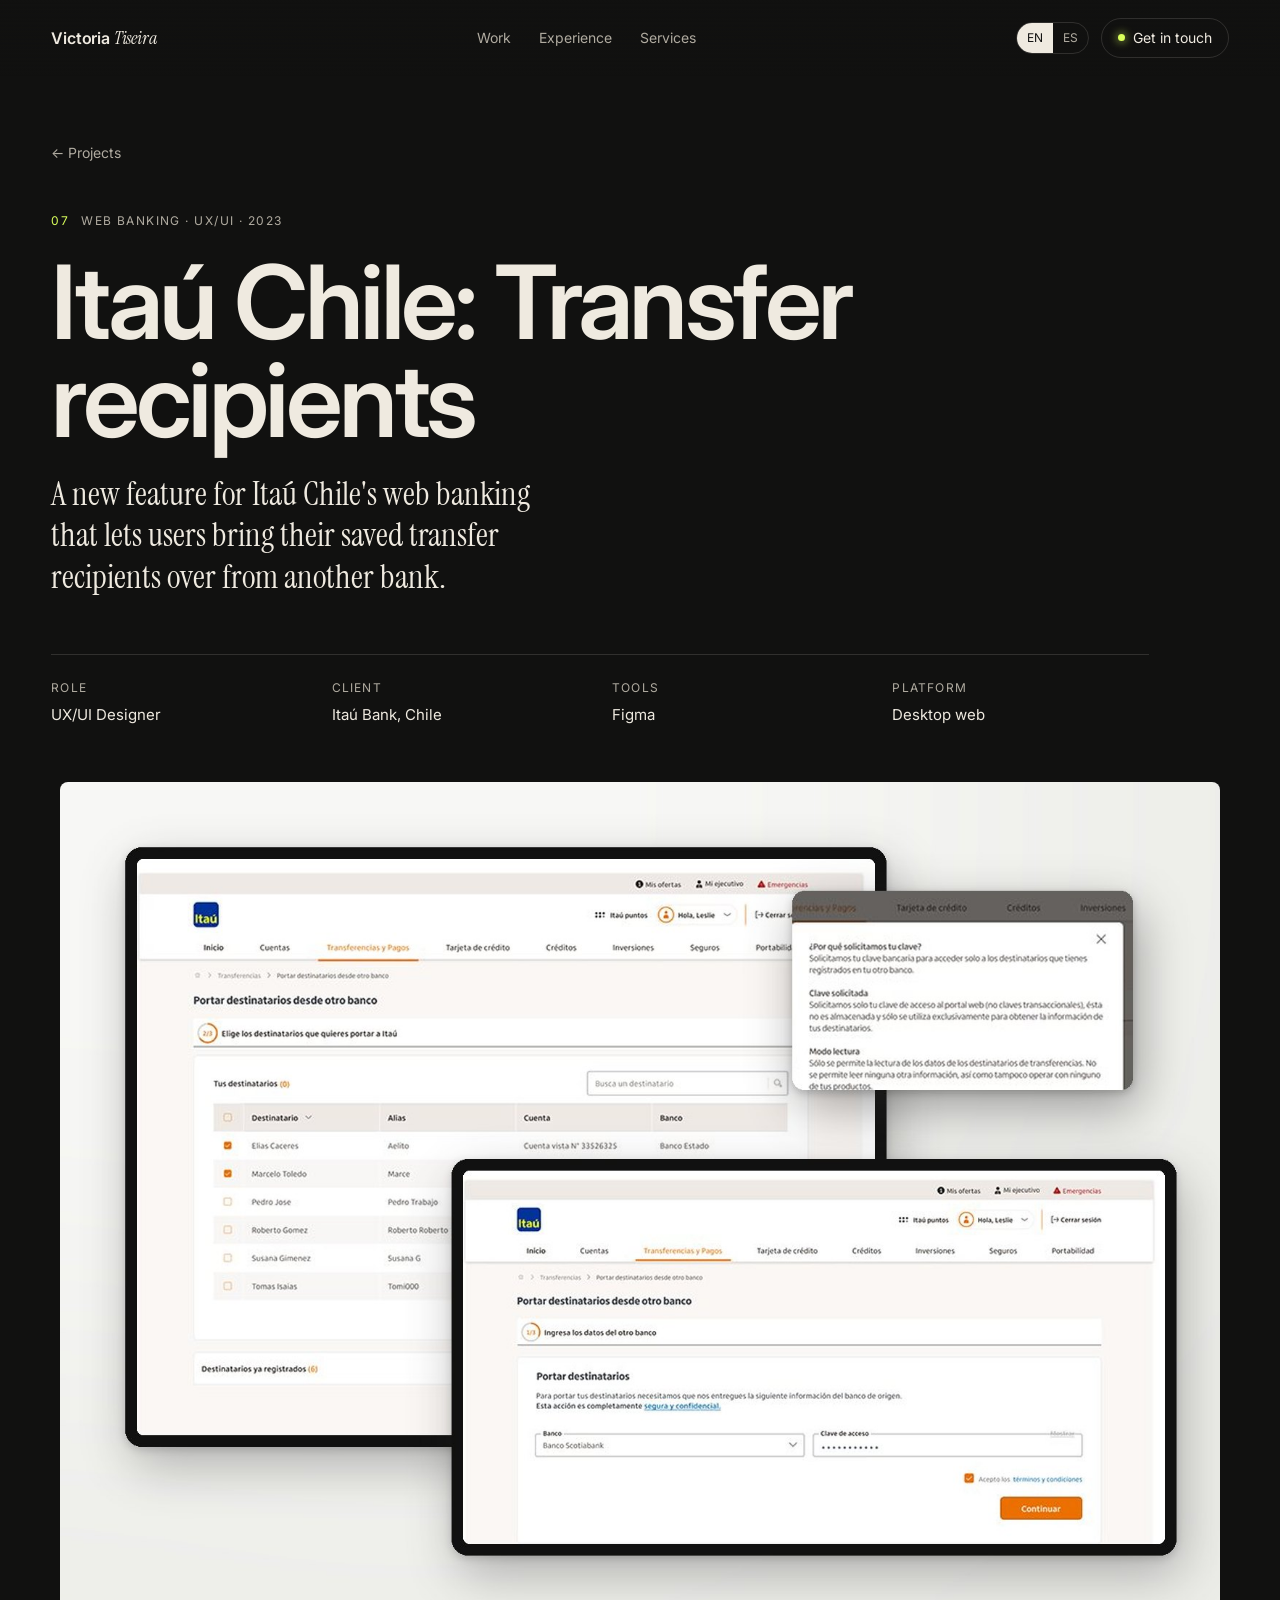
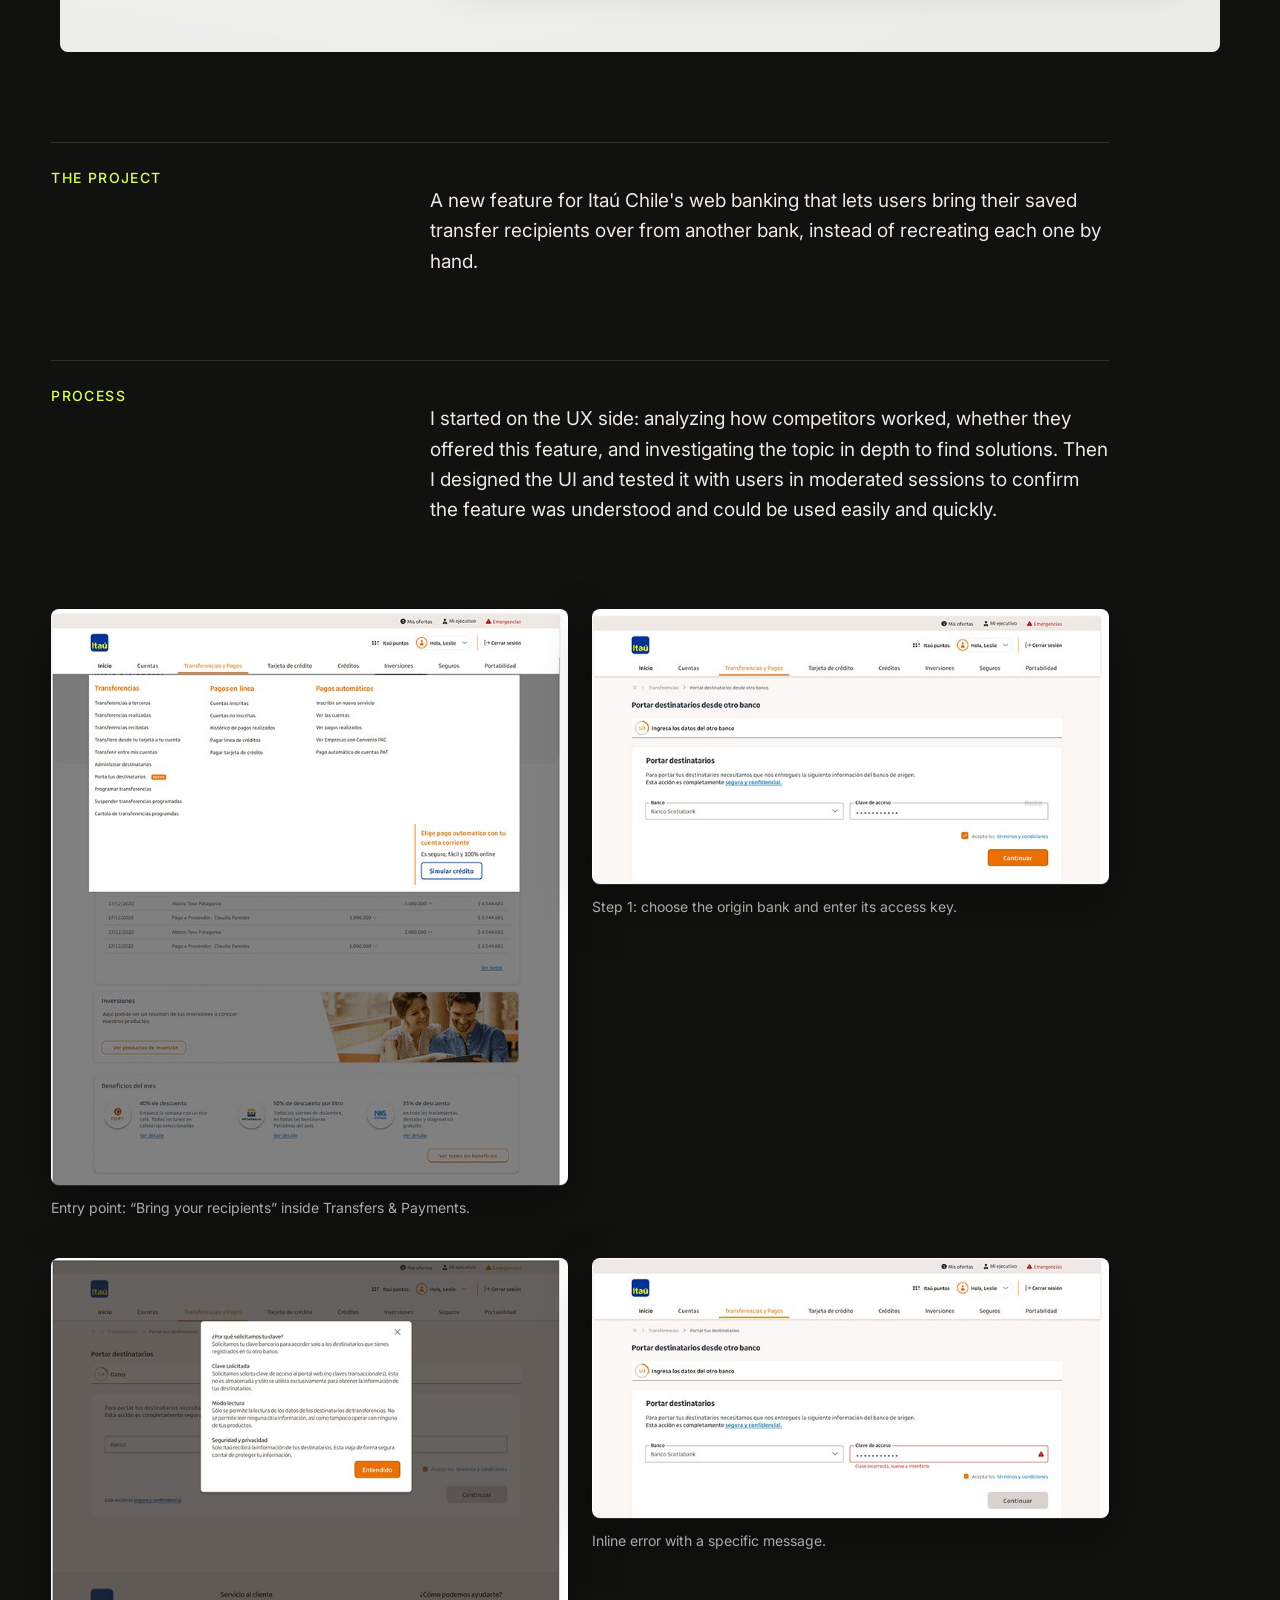
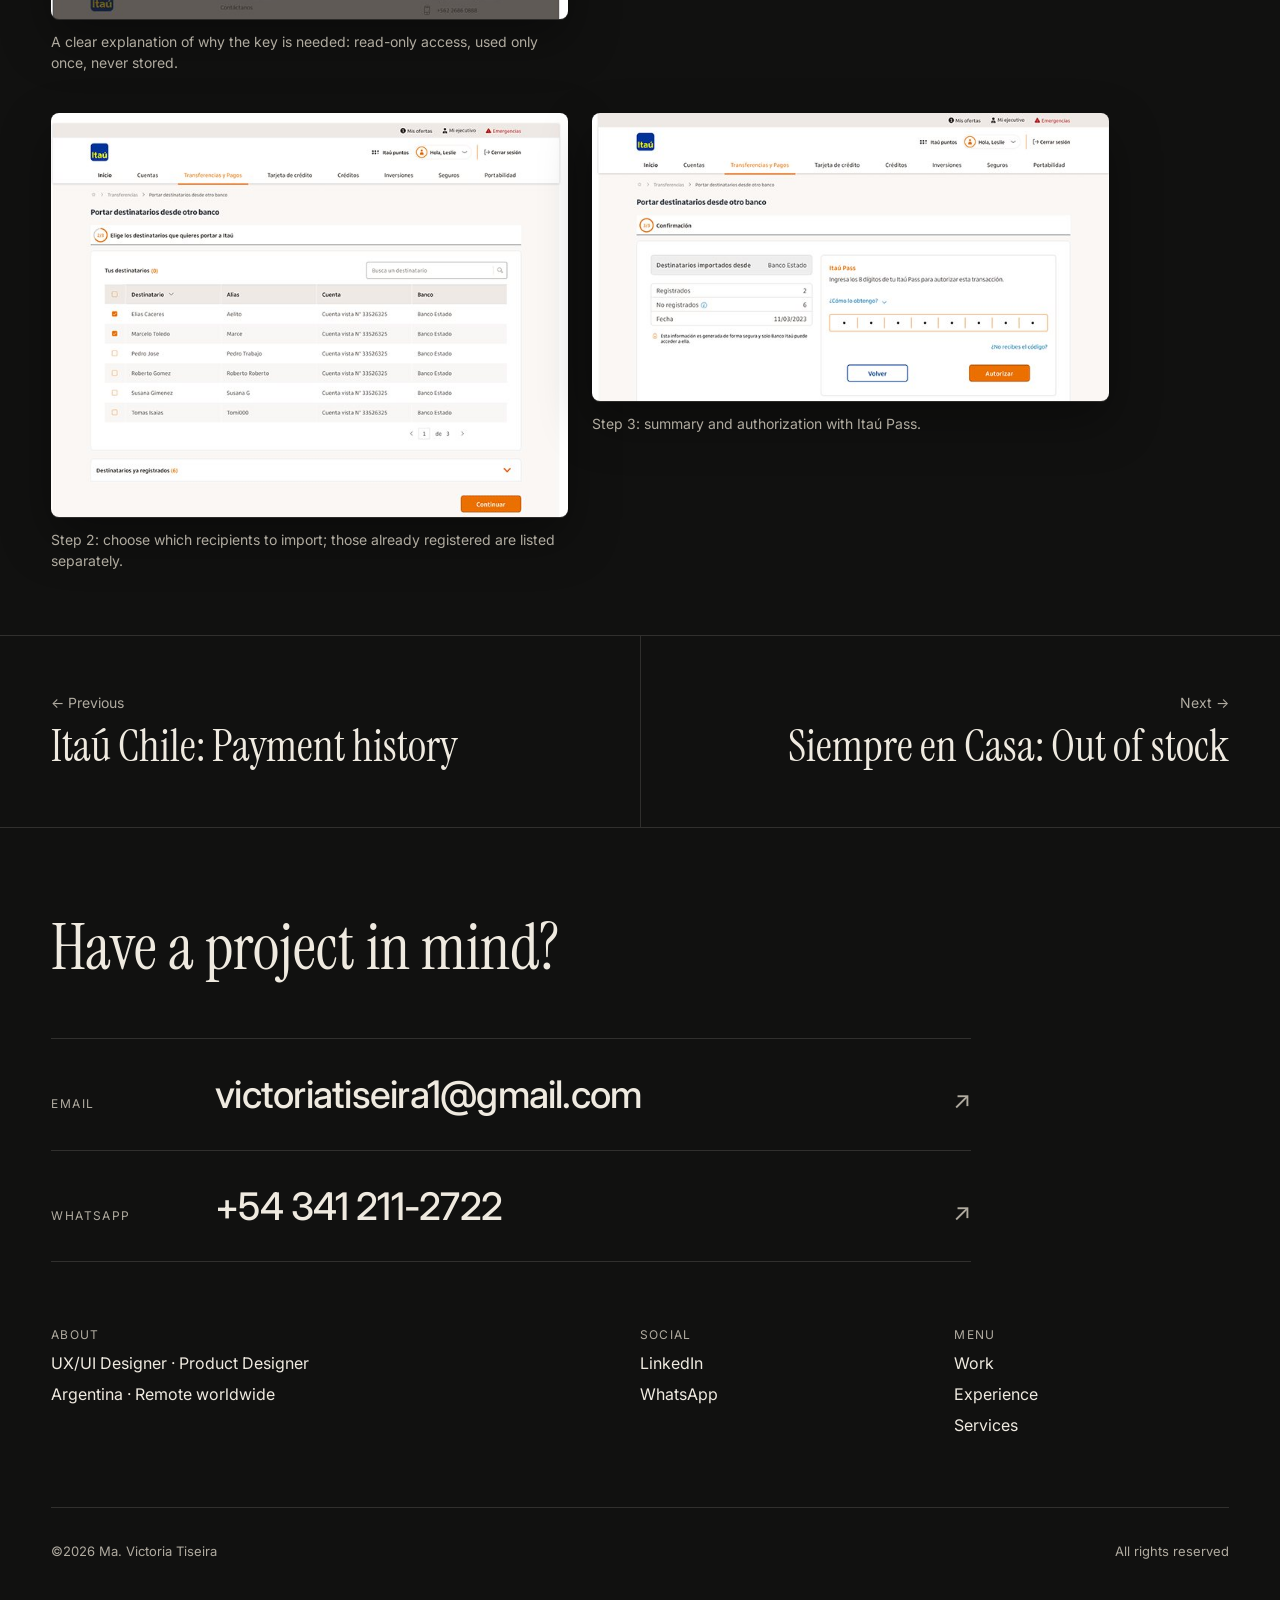
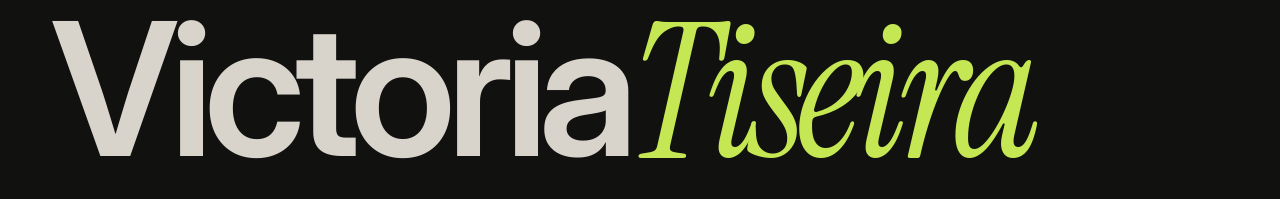
<file: proyectos/itau-transferencias.html>
<!DOCTYPE html>
<html lang="en" data-lang="en">
<head>
  <meta charset="UTF-8">
  <meta name="viewport" content="width=device-width, initial-scale=1.0, viewport-fit=cover">
  <title data-en="Itaú Chile: Transfer recipients | Ma. Victoria Tiseira" data-es="Itaú Chile: Transfer recipients | Ma. Victoria Tiseira">Itaú Chile: Transfer recipients | Ma. Victoria Tiseira</title>
  <meta name="description" content="A new feature for Itaú Chile&#x27;s web banking that lets users bring their saved transfer recipients over from another bank.">
  <meta name="author" content="Ma. Victoria Tiseira">
  <link rel="canonical" href="https://victoriatiseira.com/proyectos/itau-transferencias.html">
  <meta name="theme-color" content="#111110">
  <meta property="og:type" content="website">
  <meta property="og:title" content="Itaú Chile: Transfer recipients | Ma. Victoria Tiseira">
  <meta property="og:description" content="A new feature for Itaú Chile&#x27;s web banking that lets users bring their saved transfer recipients over from another bank.">
  <meta property="og:url" content="https://victoriatiseira.com/proyectos/itau-transferencias.html">
  <meta property="og:site_name" content="Ma. Victoria Tiseira">
  <meta property="og:image" content="https://victoriatiseira.com/img/proyectos/itau-transferencias/cover.jpg">
  <meta property="og:image:width" content="1600">
  <meta property="og:image:height" content="1200">
  <meta name="twitter:image" content="https://victoriatiseira.com/img/proyectos/itau-transferencias/cover.jpg">
  <meta name="twitter:card" content="summary_large_image">
  <link rel="icon" type="image/svg+xml" href="../favicon.svg">
  <link rel="preconnect" href="https://fonts.googleapis.com">
  <link rel="preconnect" href="https://fonts.gstatic.com" crossorigin>
  <link href="https://fonts.googleapis.com/css2?family=Instrument+Serif:ital@0;1&family=Inter:wght@400;500;600&display=swap" rel="stylesheet">
  <link rel="stylesheet" href="../assets/style.css">
  <script>(function(){var l=null;try{l=new URLSearchParams(location.search).get("lang")||localStorage.getItem("lang")}catch(e){}if(l!=="es"&&l!=="en"){var n=(navigator.languages&&navigator.languages[0])||navigator.language||"en";l=/^es/i.test(n)?"es":"en"}document.documentElement.dataset.lang=l;document.documentElement.lang=l})();</script>
</head>
<body>

  <header class="nav" id="nav">
    <a class="nav__brand" href="../index.html">Victoria <em>Tiseira</em></a>
    <nav class="nav__links" aria-label="Main navigation">
      <a href="../index.html#work"><span class="en">Work</span><span class="es">Trabajos</span></a>
      <a href="../index.html#experience"><span class="en">Experience</span><span class="es">Experiencia</span></a>
      <a href="../index.html#services"><span class="en">Services</span><span class="es">Servicios</span></a>
    </nav>
    <div class="nav__right">
      <div class="lang" role="group" aria-label="Language">
        <button type="button" data-set-lang="en" aria-pressed="true">EN</button>
        <button type="button" data-set-lang="es" aria-pressed="false">ES</button>
      </div>
      <a class="nav__cta" href="#contact"><span class="dot"></span><span class="en">Get in touch</span><span class="es">Contacto</span></a>
      <button class="nav__burger" id="navBurger" type="button" aria-label="Menu" aria-expanded="false" aria-controls="mobileMenu"><span></span><span></span></button>
    </div>
  </header>
  <div class="mnav" id="mobileMenu" aria-hidden="true">
    <a href="../index.html#work"><i>01</i><span class="en">Work</span><span class="es">Trabajos</span></a>
    <a href="../index.html#experience"><i>02</i><span class="en">Experience</span><span class="es">Experiencia</span></a>
    <a href="../index.html#services"><i>03</i><span class="en">Services</span><span class="es">Servicios</span></a>
    <a href="#contact"><i>04</i><span class="en">Get in touch</span><span class="es">Contacto</span></a>
  </div>

  <main id="top" class="case">
    <header class="case__hero">
      <a class="case__back" href="../index.html#all-work">← <span class="en">Projects</span><span class="es">Proyectos</span></a>
      <p class="eyebrow"><span>07</span><span><span class="en">Web banking · UX/UI</span><span class="es">Home banking · UX/UI</span> · 2023</span></p>
      <h1 class="case__title"><span class="en">Itaú Chile: Transfer recipients</span><span class="es">Itaú Chile: Portabilidad de destinatarios</span></h1>
      <p class="en case__lead">A new feature for Itaú Chile's web banking that lets users bring their saved transfer recipients over from another bank.</p><p class="es case__lead">Una nueva funcionalidad del home banking de Itaú Chile que permite traer los destinatarios de transferencia guardados en otro banco.</p>
      <dl class="case__meta"><div class="case__meta-item"><dt class="en">Role</dt><dt class="es">Rol</dt><dd><span class="en">UX/UI Designer</span><span class="es">UX/UI Designer</span></dd></div><div class="case__meta-item"><dt class="en">Client</dt><dt class="es">Cliente</dt><dd><span class="en">Itaú Bank, Chile</span><span class="es">Banco Itaú, Chile</span></dd></div><div class="case__meta-item"><dt class="en">Tools</dt><dt class="es">Herramientas</dt><dd>Figma</dd></div><div class="case__meta-item"><dt class="en">Platform</dt><dt class="es">Plataforma</dt><dd><span class="en">Desktop web</span><span class="es">Web desktop</span></dd></div></dl>
    </header>
    <figure class="case__cover"><img src="../img/proyectos/itau-transferencias/cover.jpg" alt="Itaú Chile: Transfer recipients" width="1600" height="1200" decoding="async"></figure>
    <section class="case__body"><div class="case__block" data-reveal><h2 class="en case__h">The project</h2><h2 class="es case__h">El proyecto</h2><div><p class="en case__p">A new feature for Itaú Chile's web banking that lets users bring their saved transfer recipients over from another bank, instead of recreating each one by hand.</p><p class="es case__p">Una funcionalidad nueva del home banking de Itaú Chile que permite traer los destinatarios de transferencia guardados en otro banco, en lugar de volver a cargarlos uno por uno.</p></div></div>
        <div class="case__block" data-reveal><h2 class="en case__h">Process</h2><h2 class="es case__h">Proceso</h2><div><p class="en case__p">I started on the UX side: analyzing how competitors worked, whether they offered this feature, and investigating the topic in depth to find solutions. Then I designed the UI and tested it with users in moderated sessions to confirm the feature was understood and could be used easily and quickly.</p><p class="es case__p">Empecé por el lado UX: analicé cómo funcionaba la competencia, si ofrecía esta funcionalidad, e investigué el tema a fondo para encontrar soluciones. Después diseñé la UI y la testeé con usuarios en sesiones moderadas para confirmar que se entendía y se podía usar de forma fácil y rápida.</p></div></div>
        <div class="shots-grid"><figure class="shot shot--half"><img src="../img/proyectos/itau-transferencias/s-menu.jpg" alt="Entry point: “Bring your recipients” inside Transfers &amp; Payments." width="695" height="775" loading="lazy" decoding="async"><figcaption><span class="en">Entry point: “Bring your recipients” inside Transfers & Payments.</span><span class="es">Punto de entrada: “Portar destinatarios” dentro de Transferencias y Pagos.</span></figcaption></figure><figure class="shot shot--half"><img src="../img/proyectos/itau-transferencias/s-step1.jpg" alt="Step 1: choose the origin bank and enter its access key." width="695" height="370" loading="lazy" decoding="async"><figcaption><span class="en">Step 1: choose the origin bank and enter its access key.</span><span class="es">Paso 1: elegir el banco de origen e ingresar la clave de acceso.</span></figcaption></figure><figure class="shot shot--half"><img src="../img/proyectos/itau-transferencias/s-why.jpg" alt="A clear explanation of why the key is needed: read-only access, used only once, never stored." width="695" height="485" loading="lazy" decoding="async"><figcaption><span class="en">A clear explanation of why the key is needed: read-only access, used only once, never stored.</span><span class="es">Una explicación clara de por qué se pide la clave: solo lectura, un único uso y sin almacenarla.</span></figcaption></figure><figure class="shot shot--half"><img src="../img/proyectos/itau-transferencias/s-error.jpg" alt="Inline error with a specific message." width="695" height="350" loading="lazy" decoding="async"><figcaption><span class="en">Inline error with a specific message.</span><span class="es">Error en línea con un mensaje específico.</span></figcaption></figure><figure class="shot shot--half"><img src="../img/proyectos/itau-transferencias/s-choose.jpg" alt="Step 2: choose which recipients to import; those already registered are listed separately." width="695" height="543" loading="lazy" decoding="async"><figcaption><span class="en">Step 2: choose which recipients to import; those already registered are listed separately.</span><span class="es">Paso 2: elegir qué destinatarios importar; los ya registrados se muestran aparte.</span></figcaption></figure><figure class="shot shot--half"><img src="../img/proyectos/itau-transferencias/s-confirm.jpg" alt="Step 3: summary and authorization with Itaú Pass." width="690" height="385" loading="lazy" decoding="async"><figcaption><span class="en">Step 3: summary and authorization with Itaú Pass.</span><span class="es">Paso 3: resumen y autorización con Itaú Pass.</span></figcaption></figure></div>
    </section>
    <nav class="case__next" aria-label="More projects">
      <a href="itau-historial-pagos.html" class="case__nav case__nav--prev"><span>← <span class="en">Previous</span><span class="es">Anterior</span></span><strong><span class="en">Itaú Chile: Payment history</span><span class="es">Itaú Chile: Historial de pagos</span></strong></a>
      <a href="out-of-stock.html" class="case__nav case__nav--next"><span><span class="en">Next</span><span class="es">Siguiente</span> →</span><strong><span class="en">Siempre en Casa: Out of stock</span><span class="es">Siempre en Casa: Falta de stock</span></strong></a>
    </nav>
  </main>

  <footer class="footer" id="contact">
    <p class="en footer__hook">Have a project in mind?</p><p class="es footer__hook">¿Tenés un proyecto en mente?</p>
    <div class="contact">
      <a class="contact__row" href="mailto:victoriatiseira1@gmail.com">
        <span class="contact__label">Email</span>
        <span class="contact__value">victoriatiseira1@gmail.com</span>
        <span class="contact__arrow" aria-hidden="true">↗</span>
      </a>
      <a class="contact__row" href="https://wa.me/5493412112722" target="_blank" rel="noopener">
        <span class="contact__label">WhatsApp</span>
        <span class="contact__value">+54 341 211-2722</span>
        <span class="contact__arrow" aria-hidden="true">↗</span>
      </a>
    </div>
    <div class="footer__grid">
      <div class="footer__col">
        <p class="en footer__col-title">About</p><p class="es footer__col-title">Sobre mí</p>
        <p>UX/UI Designer · Product Designer</p>
        <p class="en">Argentina · Remote worldwide</p><p class="es">Argentina · Remoto para todo el mundo</p>
      </div>
      <nav class="footer__col" aria-label="Social">
        <p class="en footer__col-title">Social</p><p class="es footer__col-title">Redes</p>
        <a href="https://www.linkedin.com/in/maria-victoria-tiseira/" target="_blank" rel="noopener">LinkedIn</a>
        <a href="https://wa.me/5493412112722" target="_blank" rel="noopener">WhatsApp</a>
      </nav>
      <nav class="footer__col" aria-label="Footer">
        <p class="en footer__col-title">Menu</p><p class="es footer__col-title">Menú</p>
        <a href="../index.html#work"><span class="en">Work</span><span class="es">Trabajos</span></a>
        <a href="../index.html#experience"><span class="en">Experience</span><span class="es">Experiencia</span></a>
        <a href="../index.html#services"><span class="en">Services</span><span class="es">Servicios</span></a>
      </nav>
    </div>
    <div class="footer__meta">
      <p>©<span data-year>2026</span> Ma. Victoria Tiseira</p>
      <p class="en">All rights reserved</p><p class="es">Todos los derechos reservados</p>
    </div>
    <span class="footer__giant" aria-hidden="true">Victoria<em>Tiseira</em></span>
  </footer>
  <script src="../assets/main.js"></script>
</body>
</html>
</file>
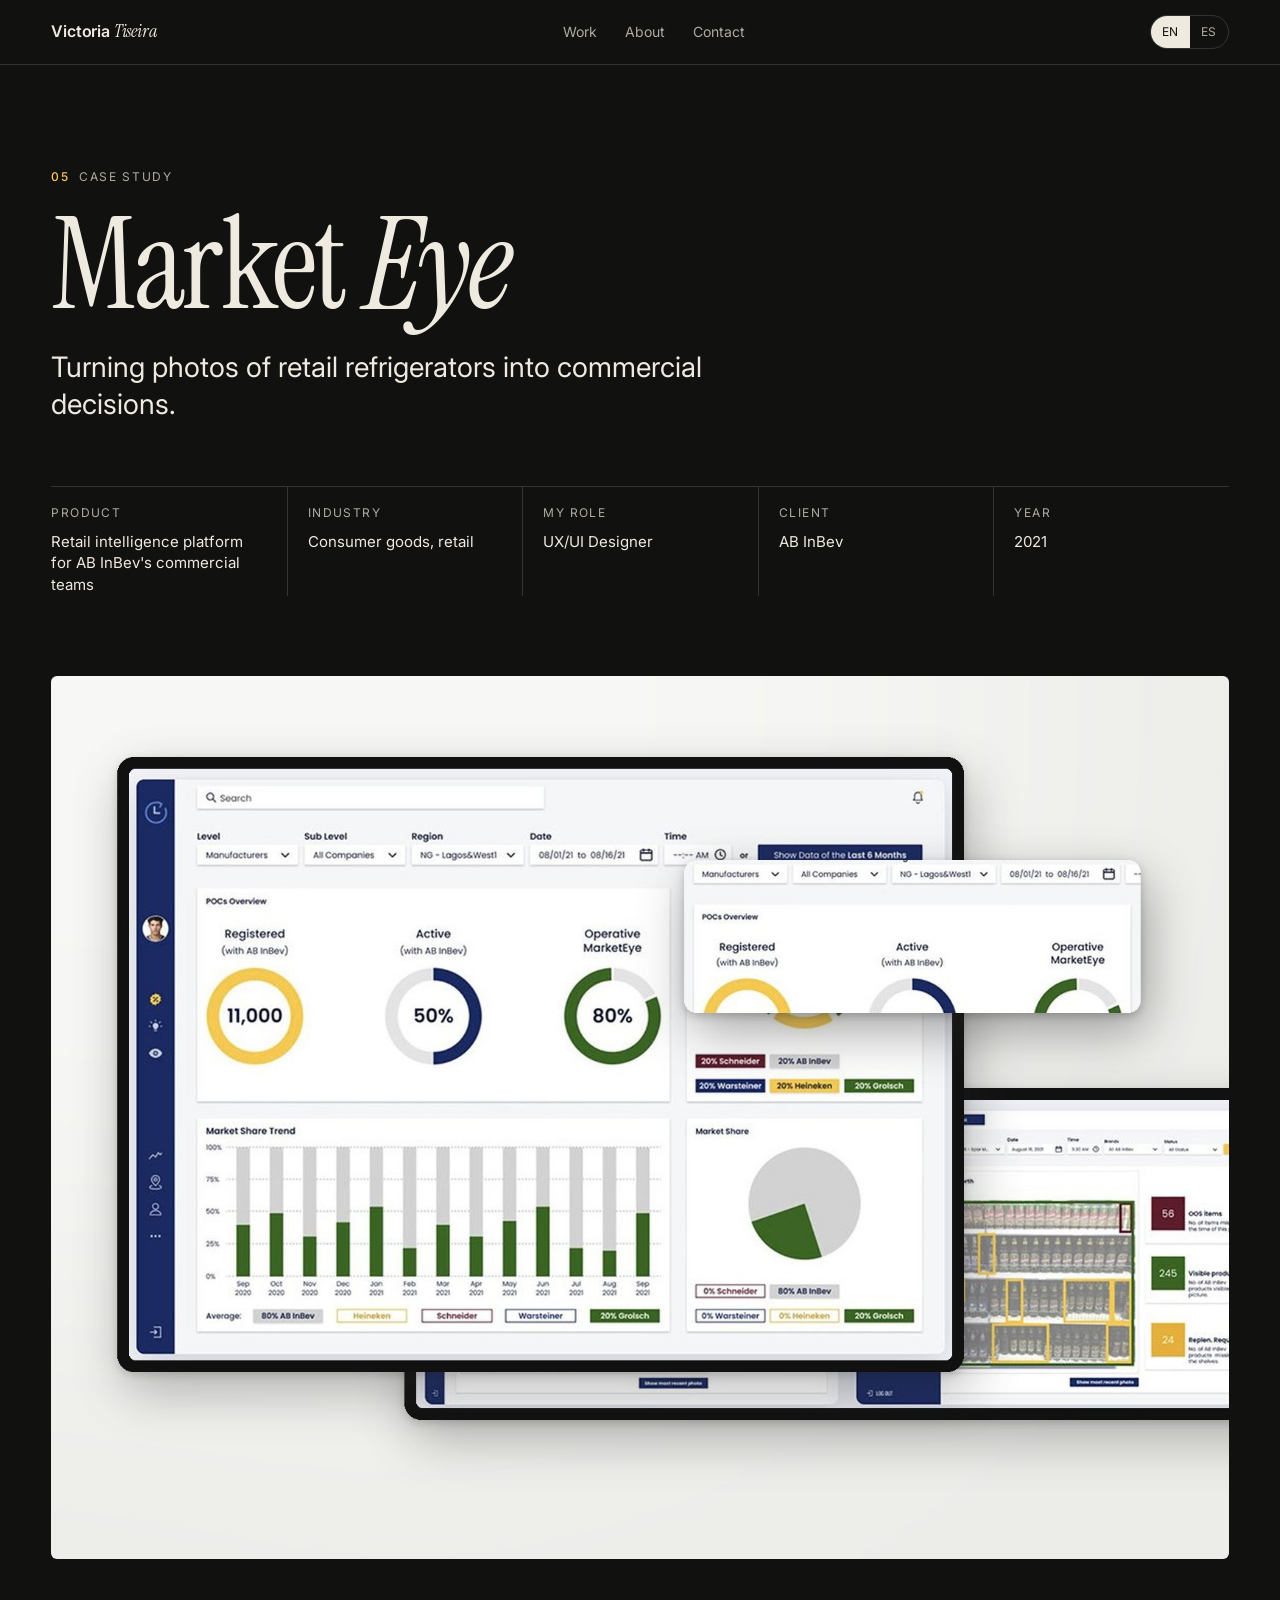
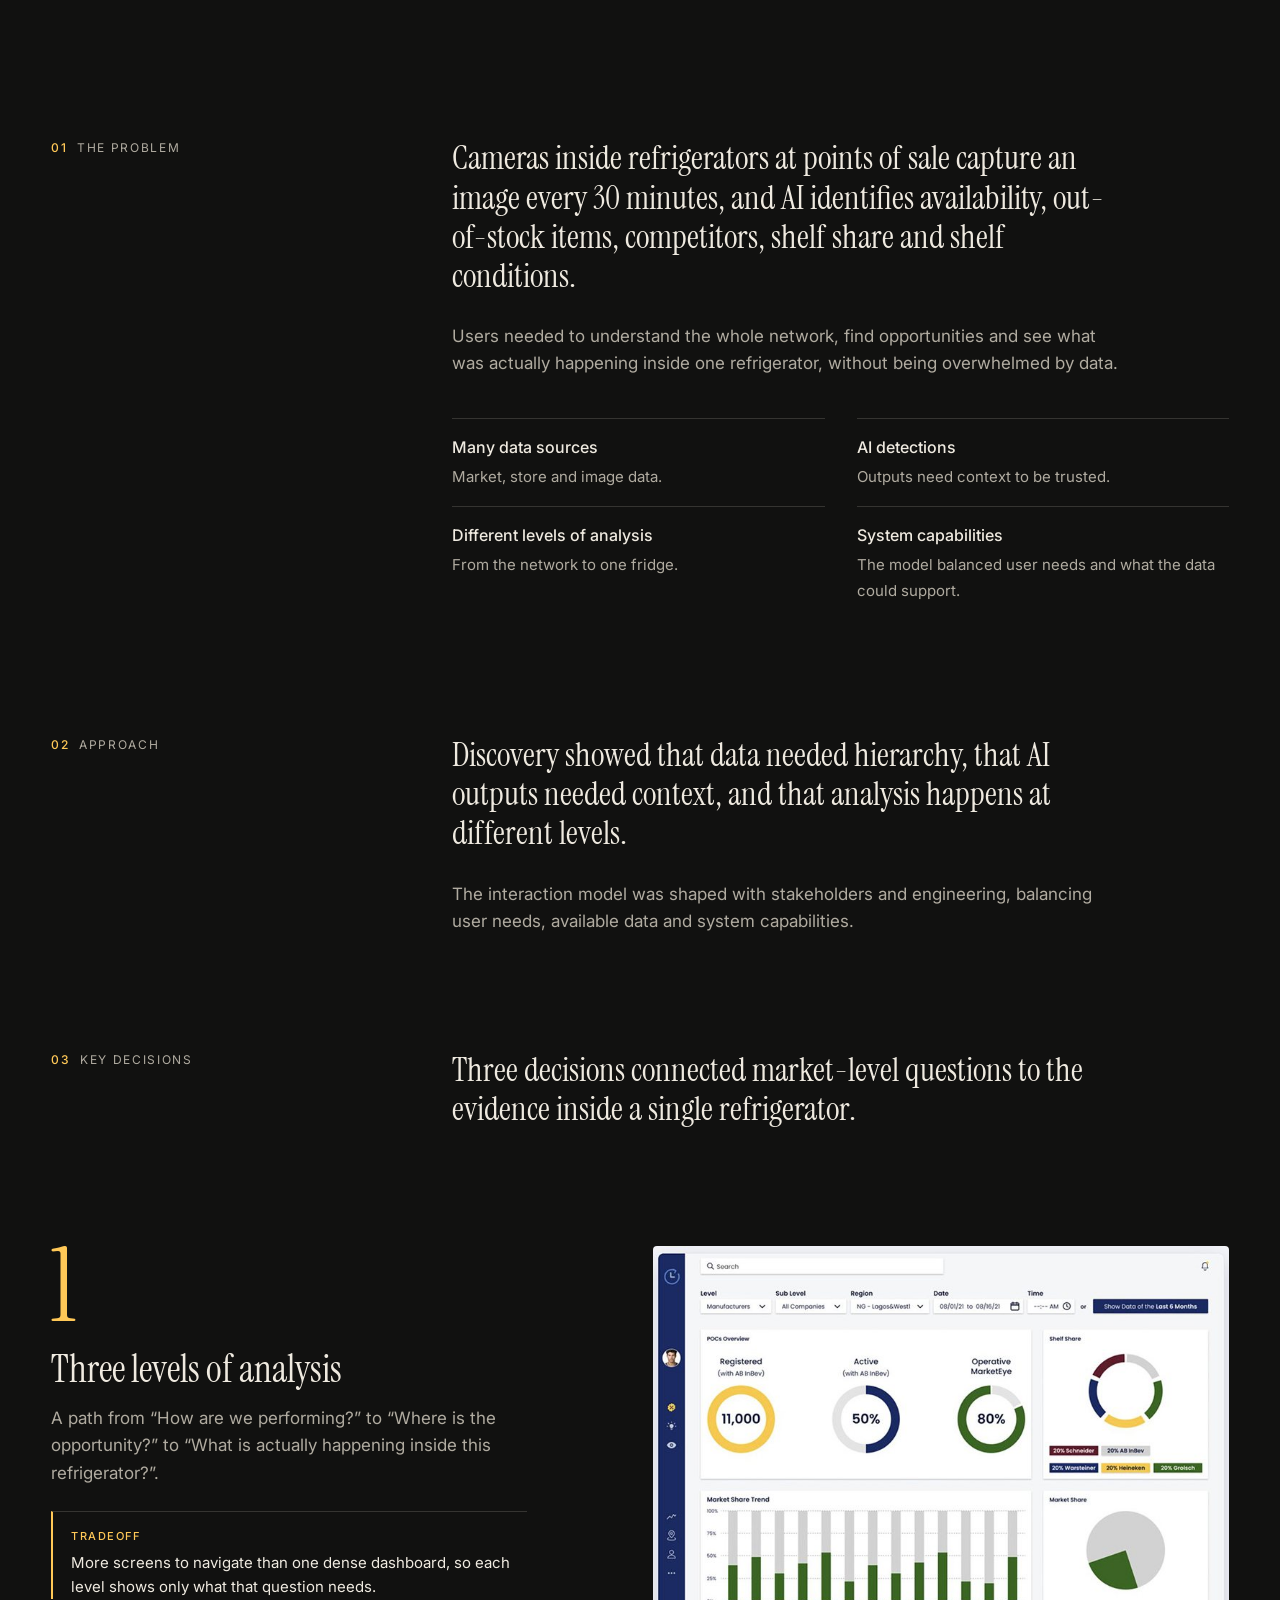
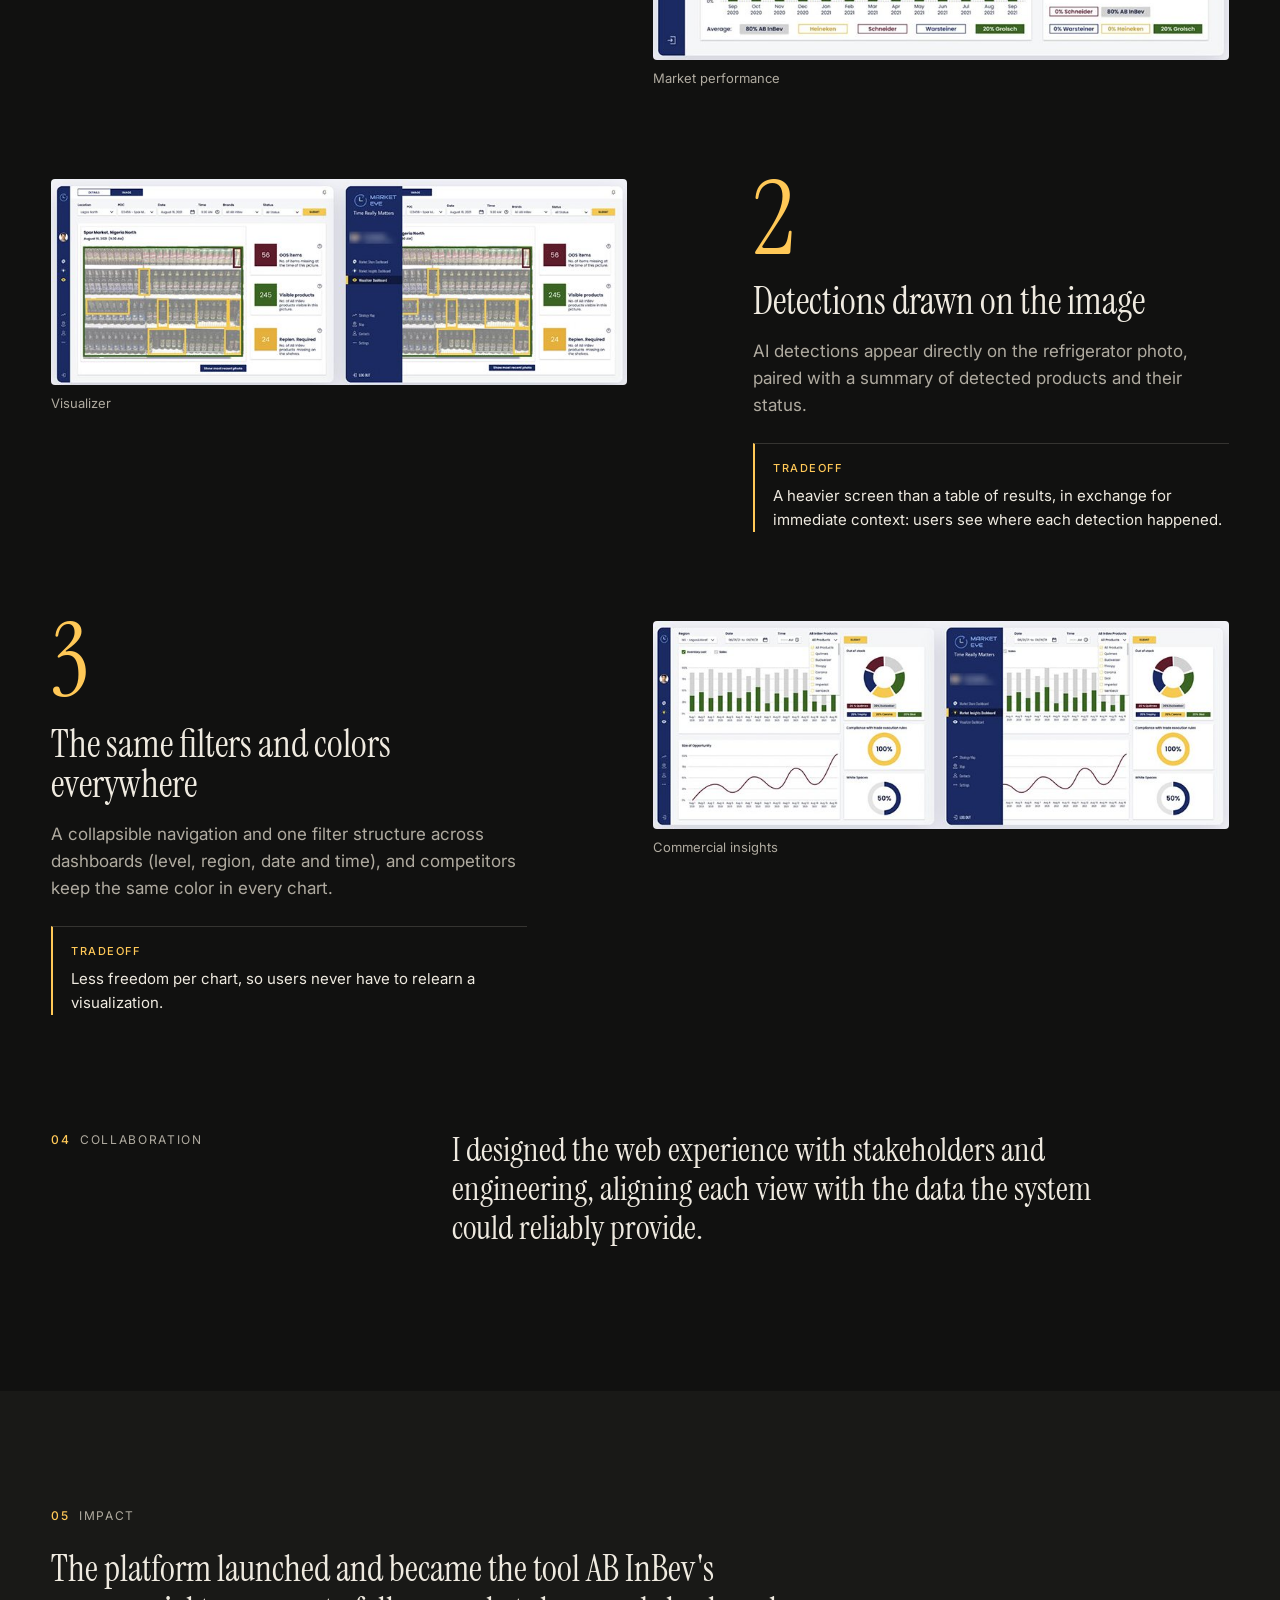
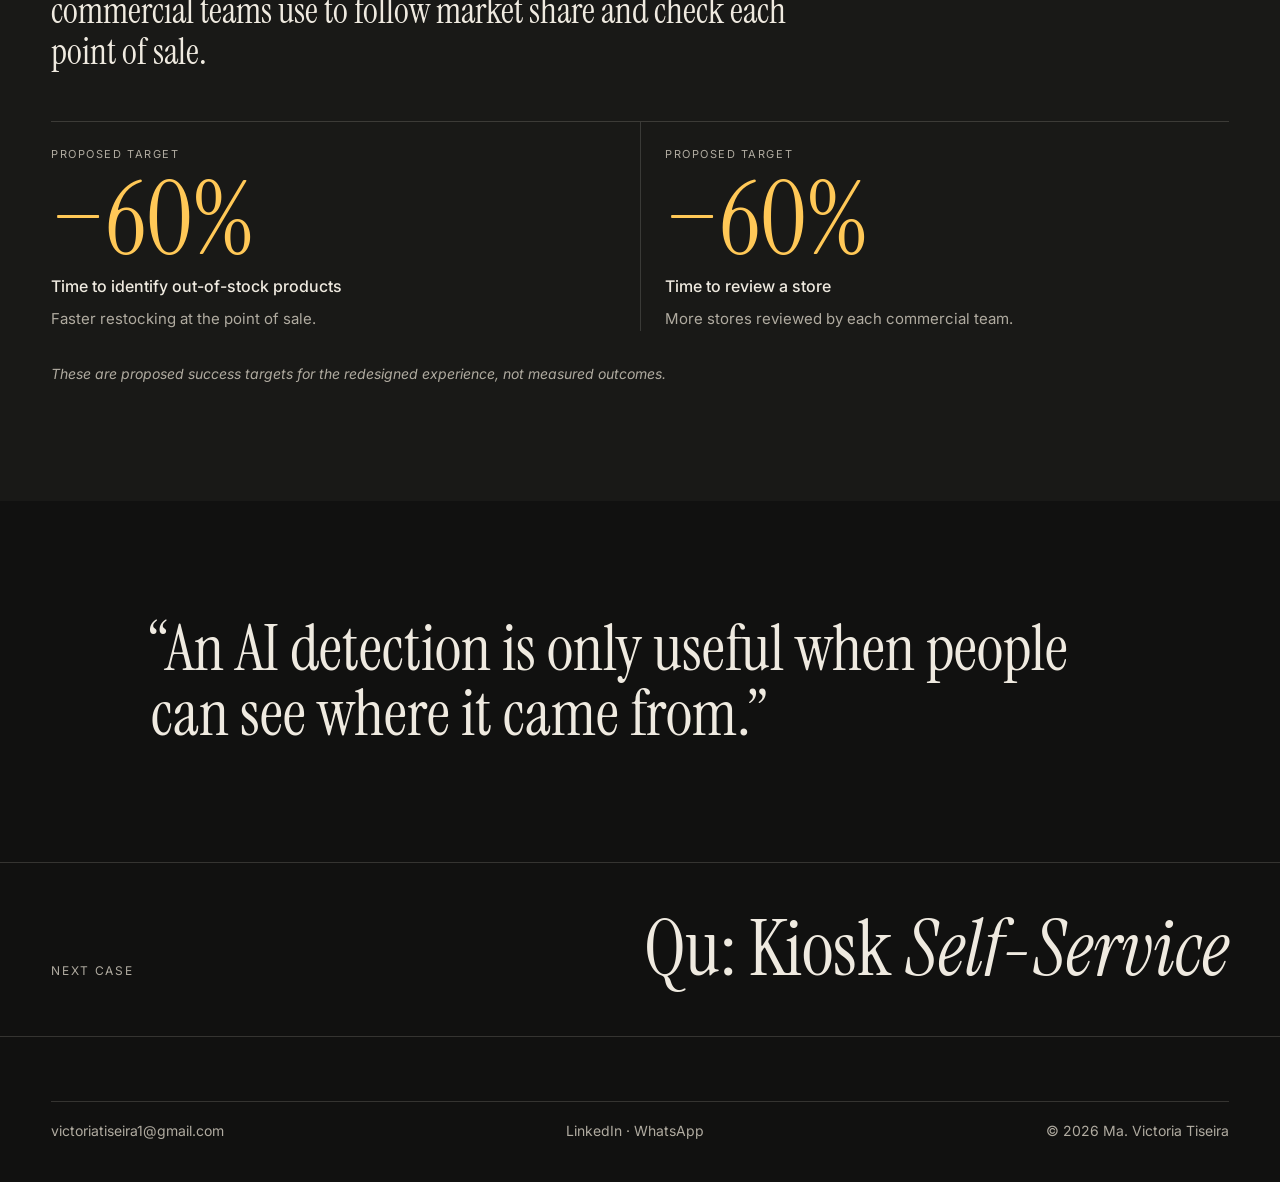
<file: proyectos/market-eye.html>
<!DOCTYPE html>
<html lang="en" data-lang="en">
<head>
  <meta charset="UTF-8">
  <meta name="viewport" content="width=device-width, initial-scale=1.0">
  <title data-en="Market Eye, AB InBev | Ma. Victoria Tiseira" data-es="Market Eye, AB InBev | Ma. Victoria Tiseira">Market Eye, AB InBev | Ma. Victoria Tiseira</title>
  <meta name="description" content="Turning photos of retail refrigerators into commercial decisions.">
  <link rel="canonical" href="https://victoriatiseira.com/proyectos/market-eye.html">
  <meta property="og:type" content="website">
  <meta property="og:site_name" content="Ma. Victoria Tiseira">
  <meta property="og:title" content="Market Eye, AB InBev | Ma. Victoria Tiseira">
  <meta property="og:description" content="Turning photos of retail refrigerators into commercial decisions.">
  <meta property="og:url" content="https://victoriatiseira.com/proyectos/market-eye.html">
  <meta property="og:image" content="https://victoriatiseira.com/img/proyectos/market-eye/cover.jpg">
  <meta name="twitter:card" content="summary_large_image">
  <meta name="theme-color" content="#111110">
  <link rel="icon" type="image/svg+xml" href="../favicon.svg">
  <link rel="preconnect" href="https://fonts.googleapis.com"><link rel="preconnect" href="https://fonts.gstatic.com" crossorigin>
  <link href="https://fonts.googleapis.com/css2?family=Instrument+Serif:ital@0;1&family=Inter:wght@400;500;600&display=swap" rel="stylesheet">
  <link rel="stylesheet" href="../assets/v2.css">
  <script>(function(){var l=null;try{l=new URLSearchParams(location.search).get("lang")||localStorage.getItem("lang")}catch(e){}if(l!=="es"&&l!=="en"){var n=(navigator.languages&&navigator.languages[0])||navigator.language||"en";l=/^es/i.test(n)?"es":"en"}document.documentElement.dataset.lang=l;document.documentElement.lang=l})();</script>
  <style>:root { --case: #ffc857; }</style>
</head>
<body>
  <header class="nav">
    <div class="wrap">
      <a class="nav__brand" href="../index.html">Victoria <em>Tiseira</em></a>
      <nav class="nav__links" aria-label="Main">
        <a href="../index.html#work"><span class="en">Work</span><span class="es">Trabajos</span></a><a href="../index.html#about"><span class="en">About</span><span class="es">Sobre mí</span></a><a href="../index.html#contact"><span class="en">Contact</span><span class="es">Contacto</span></a>
      </nav>
      <div class="lang" role="group" aria-label="Language"><button type="button" data-set-lang="en" aria-pressed="true">EN</button><button type="button" data-set-lang="es" aria-pressed="false">ES</button></div>
    </div>
  </header>
  <main>
    <section class="case-hero">
      <div class="wrap grid">
        <p class="label" style="grid-column:1/-1"><b>05</b> &nbsp;<span class="en">Case study</span><span class="es">Caso de estudio</span></p>
        <h1 class="case-hero__title"><span class="en">Market <i>Eye</i></span><span class="es">Market <i>Eye</i></span></h1>
        <p class="case-hero__sub"><span class="en">Turning photos of retail refrigerators into commercial decisions.</span><span class="es">Convertir fotos de heladeras en puntos de venta en decisiones comerciales.</span></p>
        <dl class="facts"><div><dt><span class="en">Product</span><span class="es">Producto</span></dt><dd><span class="en">Retail intelligence platform for AB InBev&#x27;s commercial teams</span><span class="es">Plataforma de inteligencia retail para los equipos comerciales de AB InBev</span></dd></div><div><dt><span class="en">Industry</span><span class="es">Industria</span></dt><dd><span class="en">Consumer goods, retail</span><span class="es">Consumo masivo, retail</span></dd></div><div><dt><span class="en">My role</span><span class="es">Mi rol</span></dt><dd><span class="en">UX/UI Designer</span><span class="es">UX/UI Designer</span></dd></div><div><dt><span class="en">Client</span><span class="es">Cliente</span></dt><dd><span class="en">AB InBev</span><span class="es">AB InBev</span></dd></div><div><dt><span class="en">Year</span><span class="es">Año</span></dt><dd><span class="en">2021</span><span class="es">2021</span></dd></div></dl>
      </div>
      <div class="wrap"><div class="case-cover"><img src="../img/proyectos/market-eye/cover.jpg" alt="Market Eye dashboards" width="1600" height="1200"></div></div>
    </section>
    <section class="blk">
      <div class="wrap grid">
        <div class="blk__side"><p class="label"><b>01</b> &nbsp;<span class="en">The problem</span><span class="es">El problema</span></p></div>
        <div class="blk__main"><p class="blk__lead"><span class="en">Cameras inside refrigerators at points of sale capture an image every 30 minutes, and AI identifies availability, out-of-stock items, competitors, shelf share and shelf conditions.</span><span class="es">Cámaras dentro de las heladeras de los puntos de venta capturan una imagen cada 30 minutos, y la IA identifica disponibilidad, quiebres de stock, competencia, participación en góndola y estado de los estantes.</span></p><p><span class="en">Users needed to understand the whole network, find opportunities and see what was actually happening inside one refrigerator, without being overwhelmed by data.</span><span class="es">Los usuarios necesitaban entender toda la red, encontrar oportunidades y ver qué pasaba realmente dentro de una heladera, sin sentirse abrumados por los datos.</span></p></div>
        <div class="cons"><div><strong><span class="en">Many data sources</span><span class="es">Muchas fuentes de datos</span></strong><span><span class="en">Market, store and image data.</span><span class="es">Datos de mercado, de tienda y de imágenes.</span></span></div><div><strong><span class="en">AI detections</span><span class="es">Detecciones con IA</span></strong><span><span class="en">Outputs need context to be trusted.</span><span class="es">Los resultados necesitan contexto para ser confiables.</span></span></div><div><strong><span class="en">Different levels of analysis</span><span class="es">Distintos niveles de análisis</span></strong><span><span class="en">From the network to one fridge.</span><span class="es">De la red completa a una heladera.</span></span></div><div><strong><span class="en">System capabilities</span><span class="es">Capacidades del sistema</span></strong><span><span class="en">The model balanced user needs and what the data could support.</span><span class="es">El modelo equilibró las necesidades de los usuarios con lo que los datos permitían.</span></span></div></div>
      </div>
    </section>
    <section class="blk">
      <div class="wrap grid">
        <div class="blk__side"><p class="label"><b>02</b> &nbsp;<span class="en">Approach</span><span class="es">Enfoque</span></p></div>
        <div class="blk__main"><p class="blk__lead"><span class="en">Discovery showed that data needed hierarchy, that AI outputs needed context, and that analysis happens at different levels.</span><span class="es">El discovery mostró que los datos necesitaban jerarquía, que los resultados de la IA necesitaban contexto y que el análisis ocurre en distintos niveles.</span></p><p><span class="en">The interaction model was shaped with stakeholders and engineering, balancing user needs, available data and system capabilities.</span><span class="es">El modelo de interacción se definió con stakeholders y desarrollo, equilibrando las necesidades de los usuarios, los datos disponibles y las capacidades del sistema.</span></p></div>
      </div>
    </section>
    <section class="blk">
      <div class="wrap grid">
        <div class="blk__side"><p class="label"><b>03</b> &nbsp;<span class="en">Key decisions</span><span class="es">Decisiones clave</span></p></div>
        <div class="blk__main"><p class="blk__lead"><span class="en">Three decisions connected market-level questions to the evidence inside a single refrigerator.</span><span class="es">Tres decisiones conectaron las preguntas de mercado con la evidencia dentro de una sola heladera.</span></p></div>
      </div>
    </section>
    <article class="dec wrap grid">
      <div class="dec__txt">
        <span class="dec__num">1</span>
        <h2 class="dec__title"><span class="en">Three levels of analysis</span><span class="es">Tres niveles de análisis</span></h2>
        <p class="dec__body"><span class="en">A path from “How are we performing?” to “Where is the opportunity?” to “What is actually happening inside this refrigerator?”.</span><span class="es">Un recorrido de “¿Cómo nos está yendo?” a “¿Dónde está la oportunidad?” y a “¿Qué pasa realmente dentro de esta heladera?”.</span></p>
        <p class="dec__trade"><b><span class="en">Tradeoff</span><span class="es">Tradeoff</span></b><span class="en">More screens to navigate than one dense dashboard, so each level shows only what that question needs.</span><span class="es">Más pantallas para navegar que un solo dashboard denso, para que cada nivel muestre solo lo que esa pregunta necesita.</span></p>
      </div>
      <div class="dec__media"><figure><img src="../img/proyectos/market-eye/s-share.jpg" alt="Market share dashboard with coverage KPIs and trends" width="800" height="575" loading="lazy"><figcaption><span class="en">Market performance</span><span class="es">Desempeño de mercado</span></figcaption></figure></div>
    </article>
    <article class="dec wrap grid">
      <div class="dec__txt">
        <span class="dec__num">2</span>
        <h2 class="dec__title"><span class="en">Detections drawn on the image</span><span class="es">Detecciones sobre la imagen</span></h2>
        <p class="dec__body"><span class="en">AI detections appear directly on the refrigerator photo, paired with a summary of detected products and their status.</span><span class="es">Las detecciones de la IA aparecen directamente sobre la foto de la heladera, junto a un resumen de los productos detectados y su estado.</span></p>
        <p class="dec__trade"><b><span class="en">Tradeoff</span><span class="es">Tradeoff</span></b><span class="en">A heavier screen than a table of results, in exchange for immediate context: users see where each detection happened.</span><span class="es">Una pantalla más pesada que una tabla de resultados, a cambio de contexto inmediato: se ve dónde ocurrió cada detección.</span></p>
      </div>
      <div class="dec__media"><figure><img src="../img/proyectos/market-eye/s-visualizer.jpg" alt="AI detections drawn on a refrigerator image" width="800" height="287" loading="lazy"><figcaption><span class="en">Visualizer</span><span class="es">Visualizador</span></figcaption></figure></div>
    </article>
    <article class="dec wrap grid">
      <div class="dec__txt">
        <span class="dec__num">3</span>
        <h2 class="dec__title"><span class="en">The same filters and colors everywhere</span><span class="es">Los mismos filtros y colores en todos lados</span></h2>
        <p class="dec__body"><span class="en">A collapsible navigation and one filter structure across dashboards (level, region, date and time), and competitors keep the same color in every chart.</span><span class="es">Una navegación colapsable y una misma estructura de filtros en todos los dashboards (nivel, región, fecha y hora), y cada competidor mantiene su color en todos los gráficos.</span></p>
        <p class="dec__trade"><b><span class="en">Tradeoff</span><span class="es">Tradeoff</span></b><span class="en">Less freedom per chart, so users never have to relearn a visualization.</span><span class="es">Menos libertad por gráfico, para que nadie tenga que volver a aprender una visualización.</span></p>
      </div>
      <div class="dec__media"><figure><img src="../img/proyectos/market-eye/s-insights.jpg" alt="Market insights with consistent filters" width="800" height="288" loading="lazy"><figcaption><span class="en">Commercial insights</span><span class="es">Insights comerciales</span></figcaption></figure></div>
    </article>
    <section class="blk">
      <div class="wrap grid">
        <div class="blk__side"><p class="label"><b>04</b> &nbsp;<span class="en">Collaboration</span><span class="es">Colaboración</span></p></div>
        <div class="blk__main"><p class="blk__lead"><span class="en">I designed the web experience with stakeholders and engineering, aligning each view with the data the system could reliably provide.</span><span class="es">Diseñé la experiencia web con stakeholders y desarrollo, alineando cada vista con los datos que el sistema podía dar de forma confiable.</span></p></div>
      </div>
    </section>
    <section class="impact">
      <div class="wrap grid">
        <p class="label" style="grid-column:1/-1;margin-bottom:24px"><b>05</b> &nbsp;<span class="en">Impact</span><span class="es">Impacto</span></p>
        <p class="impact__live"><span class="en">The platform launched and became the tool AB InBev&#x27;s commercial teams use to follow market share and check each point of sale.</span><span class="es">La plataforma se lanzó y se convirtió en la herramienta que usan los equipos comerciales de AB InBev para seguir la participación de mercado y revisar cada punto de venta.</span></p>
        <div class="kpis kpis--2"><div class="kpi"><p class="kpi__tag"><span class="en">Proposed target</span><span class="es">Objetivo propuesto</span></p><p class="kpi__num">−60%</p><p class="kpi__what"><span class="en">Time to identify out-of-stock products</span><span class="es">Tiempo para identificar quiebres de stock</span></p><p class="kpi__why"><span class="en">Faster restocking at the point of sale.</span><span class="es">Reposición más rápida en el punto de venta.</span></p></div><div class="kpi"><p class="kpi__tag"><span class="en">Proposed target</span><span class="es">Objetivo propuesto</span></p><p class="kpi__num">−60%</p><p class="kpi__what"><span class="en">Time to review a store</span><span class="es">Tiempo de revisión de una tienda</span></p><p class="kpi__why"><span class="en">More stores reviewed by each commercial team.</span><span class="es">Más tiendas revisadas por cada equipo comercial.</span></p></div></div>
        <p class="impact__note"><span class="en">These are proposed success targets for the redesigned experience, not measured outcomes.</span><span class="es">Son objetivos de éxito propuestos para la experiencia rediseñada, no resultados medidos.</span></p>
      </div>
    </section>
    <section class="learn"><div class="wrap grid"><q><span class="en">An AI detection is only useful when people can see where it came from.</span><span class="es">Una detección de IA solo sirve cuando se puede ver de dónde salió.</span></q></div></section>
    <nav class="next" aria-label="Next case">
      <div class="wrap"><a href="qu.html"><span class="label"><span class="en">Next case</span><span class="es">Siguiente caso</span></span><span class="serif"><span class="en">Qu: Kiosk <i>Self-Service</i></span><span class="es">Qu: Kiosco de <i>autoservicio</i></span></span></a></div>
    </nav>
  </main>
  <footer class="contact" id="contact" style="padding-top:64px">
    <div class="wrap grid">
      <div class="contact__row" style="margin-top:0">
        <span><a href="mailto:victoriatiseira1@gmail.com">victoriatiseira1@gmail.com</a></span>
        <span><a href="https://www.linkedin.com/in/maria-victoria-tiseira/">LinkedIn</a> · <a href="https://wa.me/5493412112722">WhatsApp</a></span>
        <span>© 2026 Ma. Victoria Tiseira</span>
      </div>
    </div>
  </footer>
  <script src="../assets/v2.js"></script>
</body>
</html>
</file>
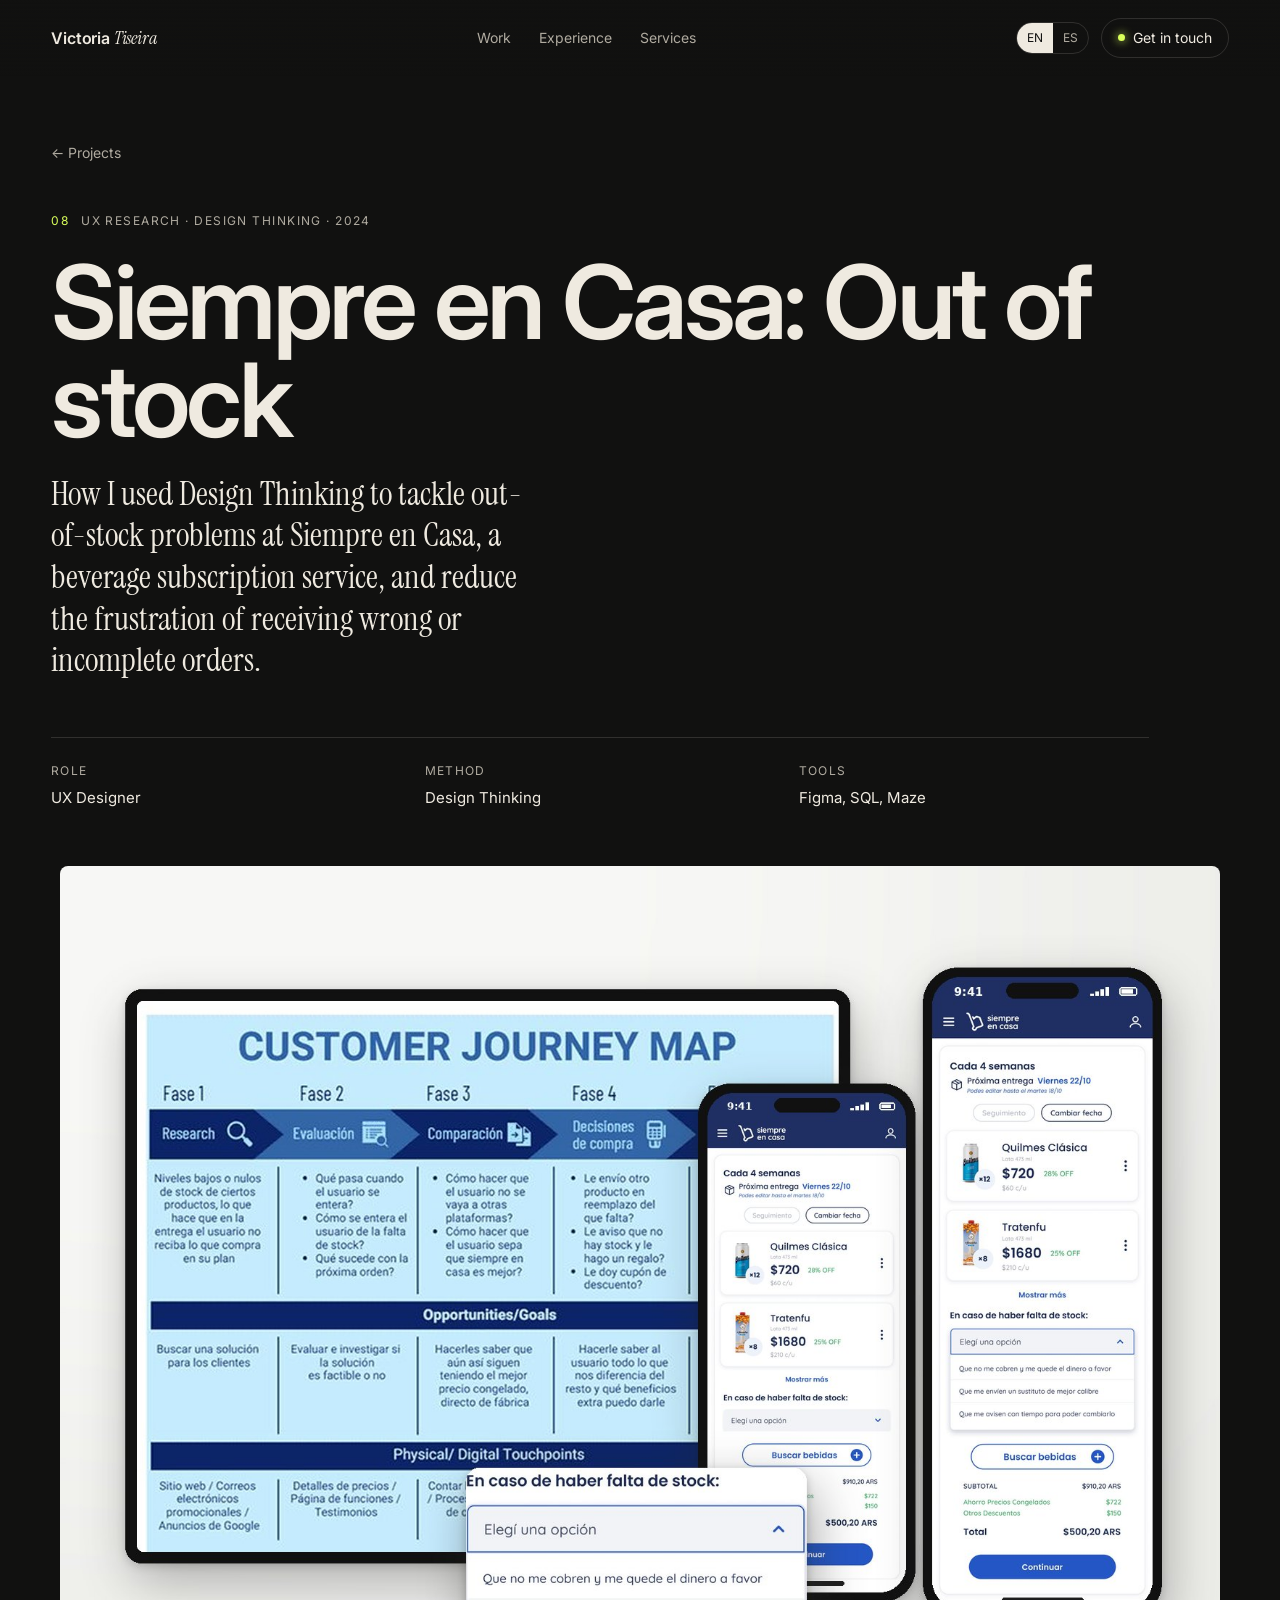
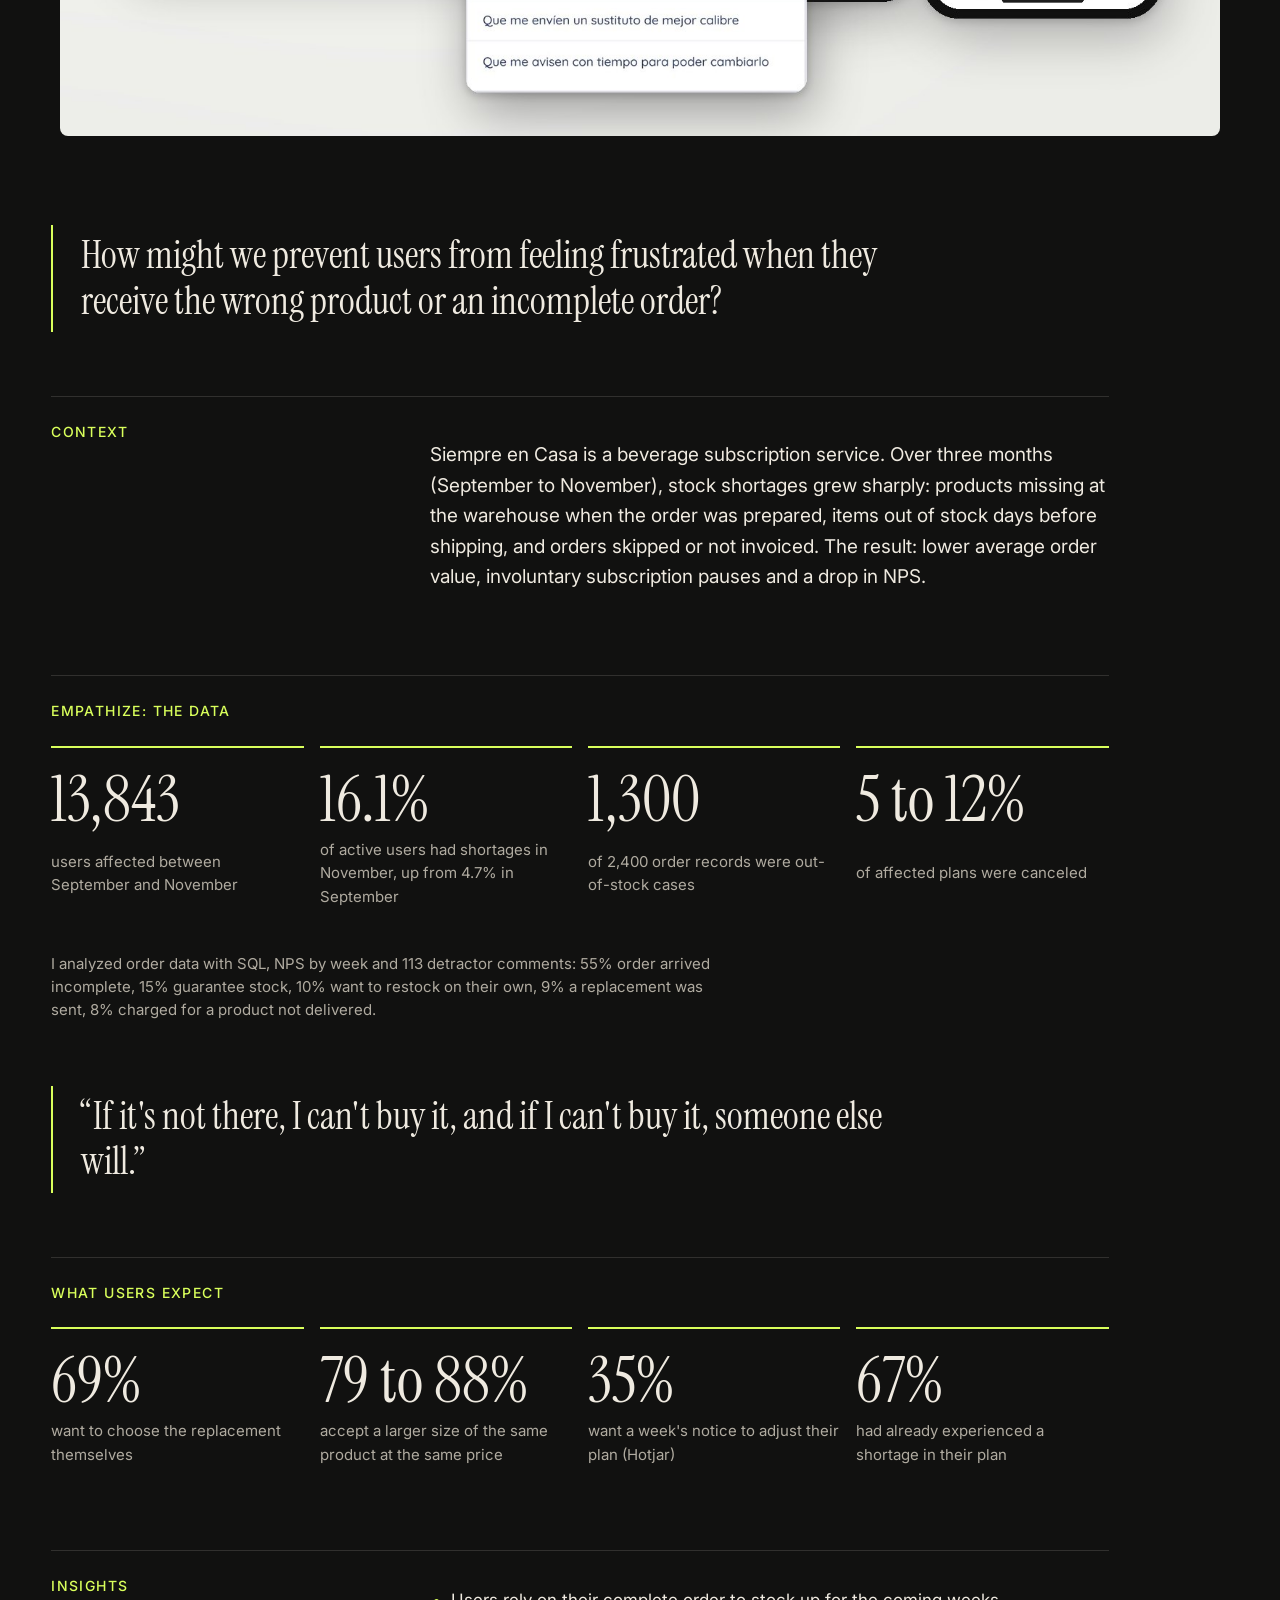
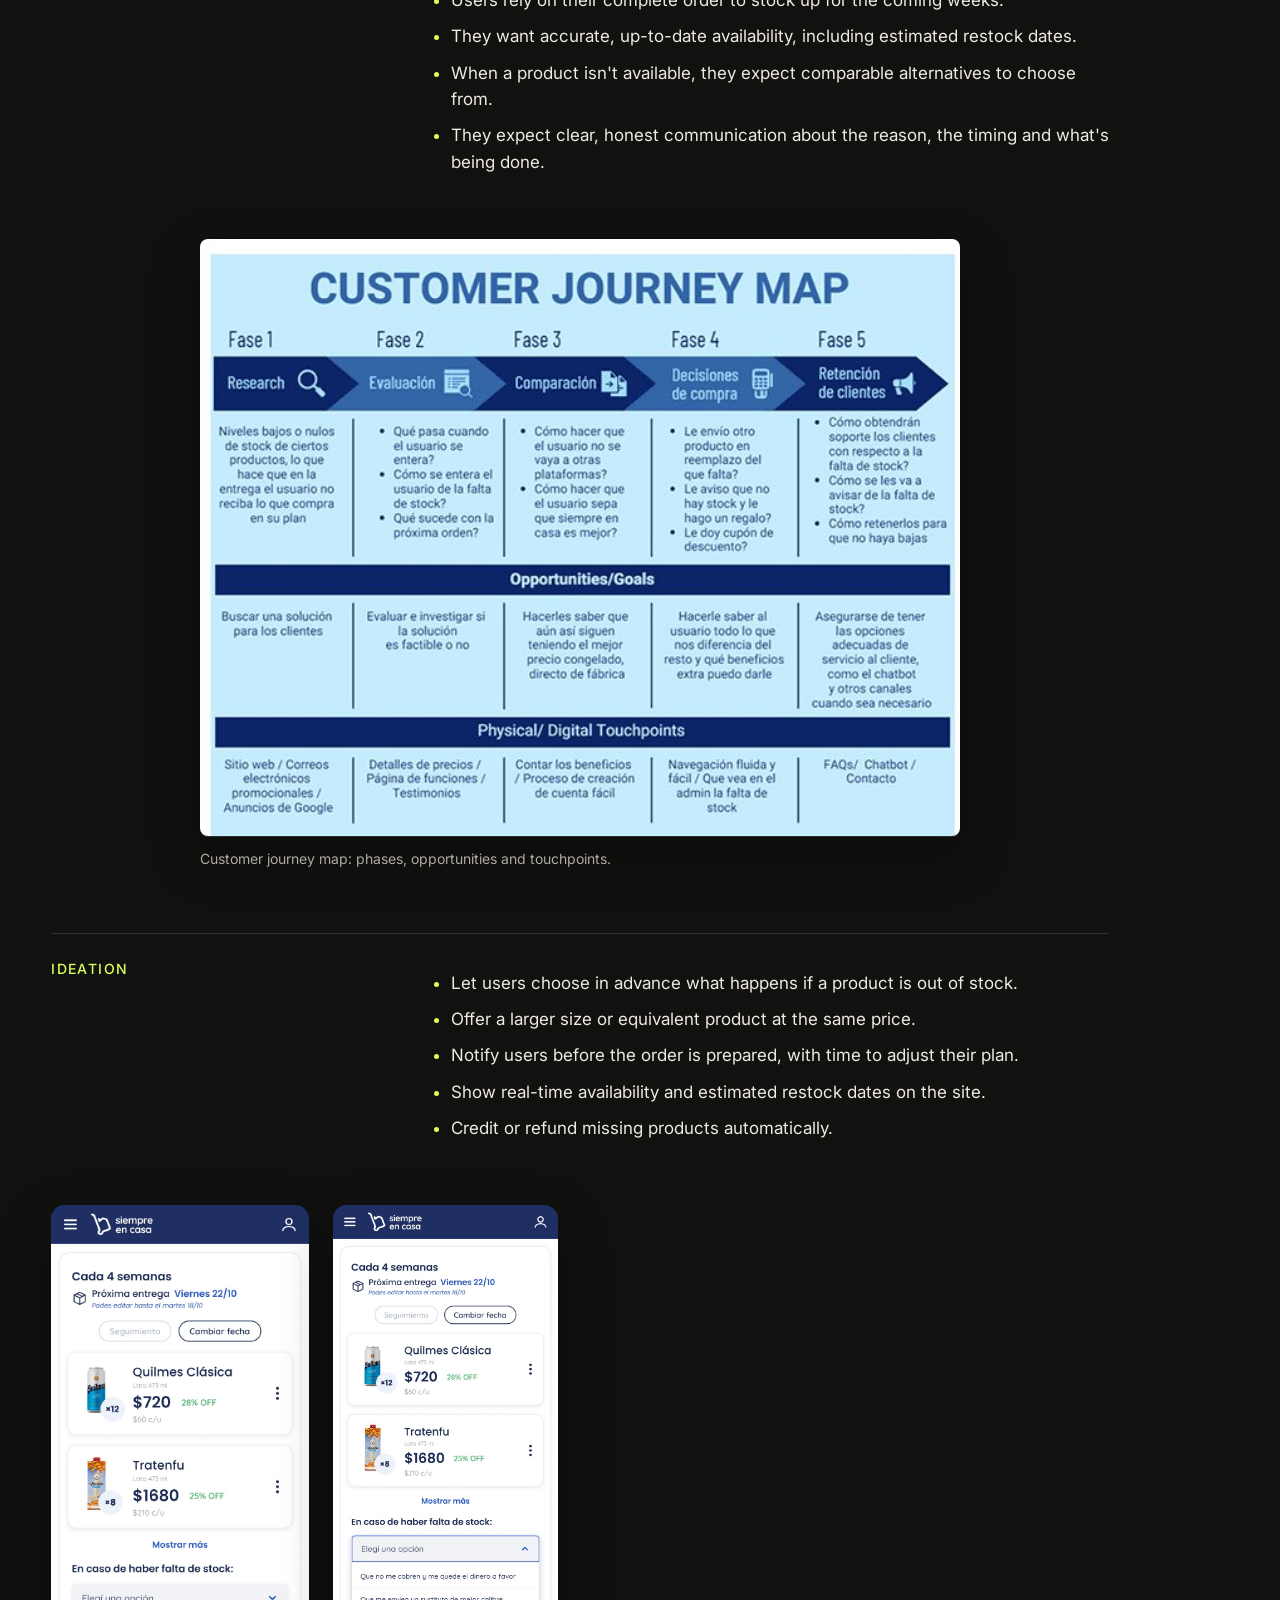
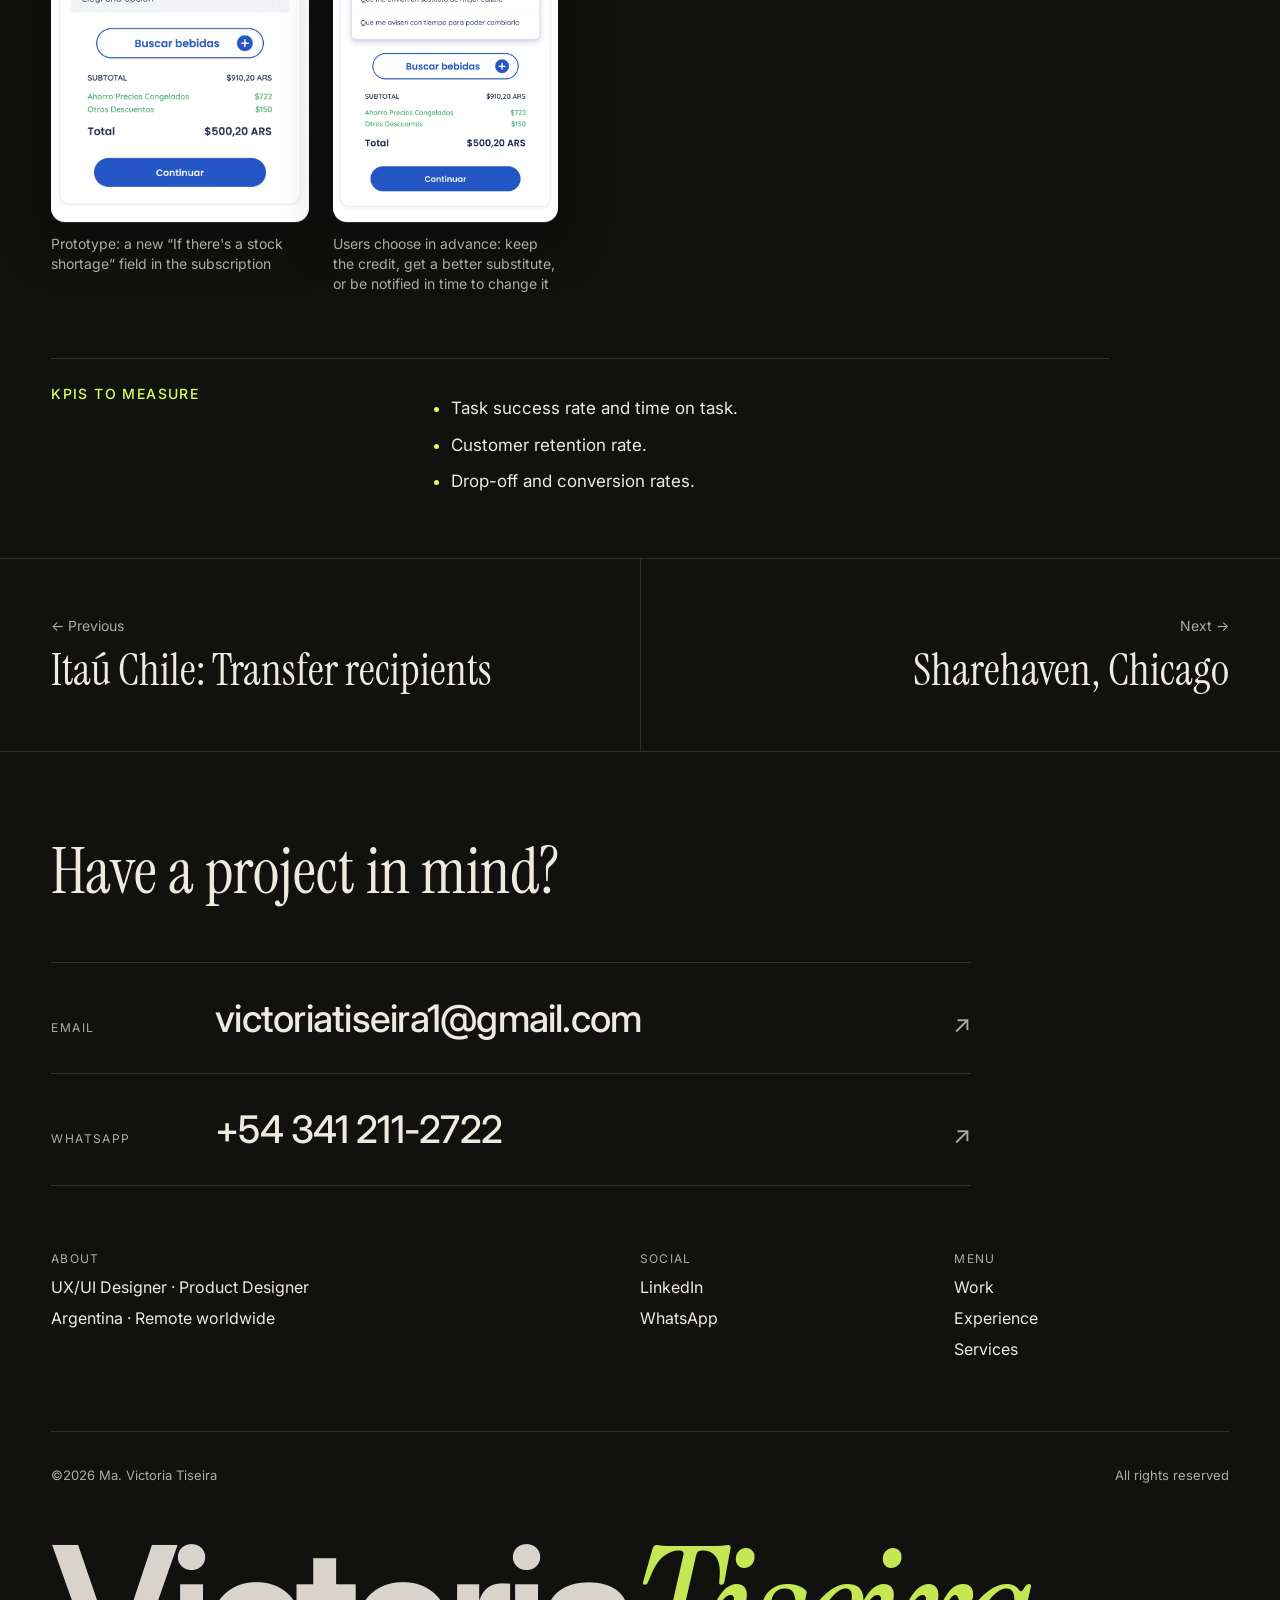
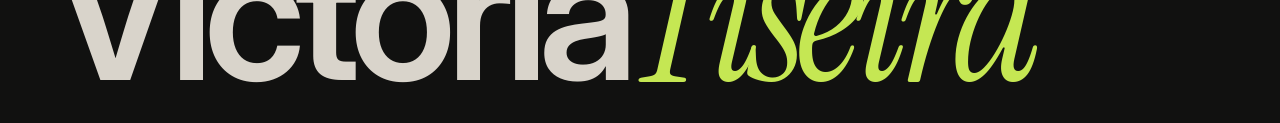
<file: proyectos/out-of-stock.html>
<!DOCTYPE html>
<html lang="en" data-lang="en">
<head>
  <meta charset="UTF-8">
  <meta name="viewport" content="width=device-width, initial-scale=1.0, viewport-fit=cover">
  <title data-en="Siempre en Casa: Out of stock | Ma. Victoria Tiseira" data-es="Siempre en Casa: Out of stock | Ma. Victoria Tiseira">Siempre en Casa: Out of stock | Ma. Victoria Tiseira</title>
  <meta name="description" content="How I used Design Thinking to tackle out-of-stock problems at Siempre en Casa, a beverage subscription service, and reduce the frustration of receiving wrong or incomplete orders.">
  <meta name="author" content="Ma. Victoria Tiseira">
  <link rel="canonical" href="https://victoriatiseira.com/proyectos/out-of-stock.html">
  <meta name="theme-color" content="#111110">
  <meta property="og:type" content="website">
  <meta property="og:title" content="Siempre en Casa: Out of stock | Ma. Victoria Tiseira">
  <meta property="og:description" content="How I used Design Thinking to tackle out-of-stock problems at Siempre en Casa, a beverage subscription service, and reduce the frustration of receiving wrong or incomplete orders.">
  <meta property="og:url" content="https://victoriatiseira.com/proyectos/out-of-stock.html">
  <meta property="og:site_name" content="Ma. Victoria Tiseira">
  <meta property="og:image" content="https://victoriatiseira.com/img/proyectos/out-of-stock/cover.jpg">
  <meta property="og:image:width" content="1600">
  <meta property="og:image:height" content="1200">
  <meta name="twitter:image" content="https://victoriatiseira.com/img/proyectos/out-of-stock/cover.jpg">
  <meta name="twitter:card" content="summary_large_image">
  <link rel="icon" type="image/svg+xml" href="../favicon.svg">
  <link rel="preconnect" href="https://fonts.googleapis.com">
  <link rel="preconnect" href="https://fonts.gstatic.com" crossorigin>
  <link href="https://fonts.googleapis.com/css2?family=Instrument+Serif:ital@0;1&family=Inter:wght@400;500;600&display=swap" rel="stylesheet">
  <link rel="stylesheet" href="../assets/style.css">
  <script>(function(){var l=null;try{l=new URLSearchParams(location.search).get("lang")||localStorage.getItem("lang")}catch(e){}if(l!=="es"&&l!=="en"){var n=(navigator.languages&&navigator.languages[0])||navigator.language||"en";l=/^es/i.test(n)?"es":"en"}document.documentElement.dataset.lang=l;document.documentElement.lang=l})();</script>
</head>
<body>

  <header class="nav" id="nav">
    <a class="nav__brand" href="../index.html">Victoria <em>Tiseira</em></a>
    <nav class="nav__links" aria-label="Main navigation">
      <a href="../index.html#work"><span class="en">Work</span><span class="es">Trabajos</span></a>
      <a href="../index.html#experience"><span class="en">Experience</span><span class="es">Experiencia</span></a>
      <a href="../index.html#services"><span class="en">Services</span><span class="es">Servicios</span></a>
    </nav>
    <div class="nav__right">
      <div class="lang" role="group" aria-label="Language">
        <button type="button" data-set-lang="en" aria-pressed="true">EN</button>
        <button type="button" data-set-lang="es" aria-pressed="false">ES</button>
      </div>
      <a class="nav__cta" href="#contact"><span class="dot"></span><span class="en">Get in touch</span><span class="es">Contacto</span></a>
      <button class="nav__burger" id="navBurger" type="button" aria-label="Menu" aria-expanded="false" aria-controls="mobileMenu"><span></span><span></span></button>
    </div>
  </header>
  <div class="mnav" id="mobileMenu" aria-hidden="true">
    <a href="../index.html#work"><i>01</i><span class="en">Work</span><span class="es">Trabajos</span></a>
    <a href="../index.html#experience"><i>02</i><span class="en">Experience</span><span class="es">Experiencia</span></a>
    <a href="../index.html#services"><i>03</i><span class="en">Services</span><span class="es">Servicios</span></a>
    <a href="#contact"><i>04</i><span class="en">Get in touch</span><span class="es">Contacto</span></a>
  </div>

  <main id="top" class="case">
    <header class="case__hero">
      <a class="case__back" href="../index.html#all-work">← <span class="en">Projects</span><span class="es">Proyectos</span></a>
      <p class="eyebrow"><span>08</span><span><span class="en">UX research · Design Thinking</span><span class="es">Investigación UX · Design Thinking</span> · 2024</span></p>
      <h1 class="case__title"><span class="en">Siempre en Casa: Out of stock</span><span class="es">Siempre en Casa: Falta de stock</span></h1>
      <p class="en case__lead">How I used Design Thinking to tackle out-of-stock problems at Siempre en Casa, a beverage subscription service, and reduce the frustration of receiving wrong or incomplete orders.</p><p class="es case__lead">Cómo usé Design Thinking para resolver los problemas de falta de stock de Siempre en Casa, un servicio de bebidas por suscripción, y reducir la frustración de recibir pedidos equivocados o incompletos.</p>
      <dl class="case__meta"><div class="case__meta-item"><dt class="en">Role</dt><dt class="es">Rol</dt><dd><span class="en">UX Designer</span><span class="es">UX Designer</span></dd></div><div class="case__meta-item"><dt class="en">Method</dt><dt class="es">Metodología</dt><dd><span class="en">Design Thinking</span><span class="es">Design Thinking</span></dd></div><div class="case__meta-item"><dt class="en">Tools</dt><dt class="es">Herramientas</dt><dd>Figma, SQL, Maze</dd></div></dl>
    </header>
    <figure class="case__cover"><img src="../img/proyectos/out-of-stock/cover.jpg" alt="Siempre en Casa: Out of stock" width="1600" height="1200" decoding="async"></figure>
    <section class="case__body"><blockquote class="case__quote" data-reveal><p class="en">How might we prevent users from feeling frustrated when they receive the wrong product or an incomplete order?</p><p class="es">¿Cómo podríamos evitar que los usuarios se frustren al recibir un producto equivocado o un pedido incompleto?</p></blockquote>
        <div class="case__block" data-reveal><h2 class="en case__h">Context</h2><h2 class="es case__h">Contexto</h2><div><p class="en case__p">Siempre en Casa is a beverage subscription service. Over three months (September to November), stock shortages grew sharply: products missing at the warehouse when the order was prepared, items out of stock days before shipping, and orders skipped or not invoiced. The result: lower average order value, involuntary subscription pauses and a drop in NPS.</p><p class="es case__p">Siempre en Casa es un servicio de bebidas por suscripción. En tres meses (septiembre a noviembre), los faltantes de stock crecieron fuerte: productos que no estaban en el depósito al armar el pedido, ítems sin stock días antes del envío, y pedidos salteados o sin facturar. El resultado: menor ticket promedio, pausas involuntarias de suscripción y caída del NPS.</p></div></div>
        <div class="case__wide" data-reveal><h2 class="en case__h">Empathize: the data</h2><h2 class="es case__h">Empatizar: los datos</h2><div class="stats stats--4"><div class="stat"><strong><span class="en">13,843</span><span class="es">13.843</span></strong><span class="en">users affected between September and November</span><span class="es">usuarios afectados entre septiembre y noviembre</span></div><div class="stat"><strong><span class="en">16.1%</span><span class="es">16,1%</span></strong><span class="en">of active users had shortages in November, up from 4.7% in September</span><span class="es">de los usuarios activos tuvo faltantes en noviembre, contra 4,7% en septiembre</span></div><div class="stat"><strong><span class="en">1,300</span><span class="es">1.300</span></strong><span class="en">of 2,400 order records were out-of-stock cases</span><span class="es">de 2.400 registros de pedidos fueron por falta de stock</span></div><div class="stat"><strong><span class="en">5 to 12%</span><span class="es">5 a 12%</span></strong><span class="en">of affected plans were canceled</span><span class="es">de los planes afectados se cancelaron</span></div></div><p class="en case__note">I analyzed order data with SQL, NPS by week and 113 detractor comments: 55% order arrived incomplete, 15% guarantee stock, 10% want to restock on their own, 9% a replacement was sent, 8% charged for a product not delivered.</p><p class="es case__note">Analicé los pedidos con SQL, el NPS semanal y 113 comentarios de detractores: 55% pedido incompleto, 15% garantizar stock, 10% quiere reponer por su cuenta, 9% le mandaron un reemplazo, 8% le cobraron un producto no entregado.</p></div>
        <blockquote class="case__quote" data-reveal><p class="en">“If it's not there, I can't buy it, and if I can't buy it, someone else will.”</p><p class="es">“Si no está, no lo puedo comprar, y si no lo puedo comprar, otro lo va a hacer.”</p></blockquote>
        <div class="case__wide" data-reveal><h2 class="en case__h">What users expect</h2><h2 class="es case__h">Qué esperan los usuarios</h2><div class="stats stats--4"><div class="stat"><strong>69%</strong><span class="en">want to choose the replacement themselves</span><span class="es">quiere elegir el reemplazo</span></div><div class="stat"><strong><span class="en">79 to 88%</span><span class="es">79 a 88%</span></strong><span class="en">accept a larger size of the same product at the same price</span><span class="es">acepta un tamaño mayor del mismo producto al mismo precio</span></div><div class="stat"><strong>35%</strong><span class="en">want a week's notice to adjust their plan (Hotjar)</span><span class="es">quiere aviso una semana antes para ajustar su plan (Hotjar)</span></div><div class="stat"><strong>67%</strong><span class="en">had already experienced a shortage in their plan</span><span class="es">ya había tenido un faltante en su plan</span></div></div></div>
        <div class="case__block" data-reveal><h2 class="en case__h">Insights</h2><h2 class="es case__h">Insights</h2><div><ul class="case__list"><li><span class="en">Users rely on their complete order to stock up for the coming weeks.</span><span class="es">Los usuarios dependen del pedido completo para abastecerse las próximas semanas.</span></li><li><span class="en">They want accurate, up-to-date availability, including estimated restock dates.</span><span class="es">Quieren información de disponibilidad precisa y actualizada, con fechas estimadas de reposición.</span></li><li><span class="en">When a product isn't available, they expect comparable alternatives to choose from.</span><span class="es">Cuando un producto no está, esperan alternativas comparables para elegir.</span></li><li><span class="en">They expect clear, honest communication about the reason, the timing and what's being done.</span><span class="es">Esperan una comunicación clara y honesta sobre el motivo, los plazos y qué se está haciendo.</span></li></ul></div></div>
        <figure class="shot shot--narrow"><img src="../img/proyectos/out-of-stock/s-journey.jpg" alt="Customer journey map: phases, opportunities and touchpoints." width="605" height="475" loading="lazy" decoding="async"><figcaption><span class="en">Customer journey map: phases, opportunities and touchpoints.</span><span class="es">Customer journey map: fases, oportunidades y puntos de contacto.</span></figcaption></figure>
        <div class="case__block" data-reveal><h2 class="en case__h">Ideation</h2><h2 class="es case__h">Ideación</h2><div><ul class="case__list"><li><span class="en">Let users choose in advance what happens if a product is out of stock.</span><span class="es">Que el usuario elija de antemano qué pasa si un producto no tiene stock.</span></li><li><span class="en">Offer a larger size or equivalent product at the same price.</span><span class="es">Ofrecer un tamaño mayor o un producto equivalente al mismo precio.</span></li><li><span class="en">Notify users before the order is prepared, with time to adjust their plan.</span><span class="es">Avisar antes de armar el pedido, con tiempo para ajustar el plan.</span></li><li><span class="en">Show real-time availability and estimated restock dates on the site.</span><span class="es">Mostrar disponibilidad en tiempo real y fechas estimadas de reposición en el sitio.</span></li><li><span class="en">Credit or refund missing products automatically.</span><span class="es">Acreditar o reintegrar automáticamente los productos faltantes.</span></li></ul></div></div>
        <div class="krow krow--2 krow--tall" style="--cols:0.419fr 0.365fr" data-reveal><figure class="kshot"><img src="../img/proyectos/out-of-stock/s-closed.jpg" alt="Prototype: a new “If there&#x27;s a stock shortage” field in the subscription" width="720" height="1719" loading="lazy" decoding="async"><figcaption><span class="en">Prototype: a new “If there's a stock shortage” field in the subscription</span><span class="es">Prototipo: un nuevo campo “En caso de haber falta de stock” en la suscripción</span></figcaption></figure><figure class="kshot"><img src="../img/proyectos/out-of-stock/s-open.jpg" alt="Users choose in advance: keep the credit, get a better substitute, or be notified in time to change it" width="720" height="1973" loading="lazy" decoding="async"><figcaption><span class="en">Users choose in advance: keep the credit, get a better substitute, or be notified in time to change it</span><span class="es">El usuario elige de antemano: quedarse con el saldo a favor, recibir un sustituto mejor o que le avisen a tiempo para cambiarlo</span></figcaption></figure></div>
        <div class="case__block" data-reveal><h2 class="en case__h">KPIs to measure</h2><h2 class="es case__h">KPIs a medir</h2><div><ul class="case__list"><li><span class="en">Task success rate and time on task.</span><span class="es">Tasa de éxito y tiempo por tarea.</span></li><li><span class="en">Customer retention rate.</span><span class="es">Tasa de retención de clientes.</span></li><li><span class="en">Drop-off and conversion rates.</span><span class="es">Tasas de abandono y de conversión.</span></li></ul></div></div>
    </section>
    <nav class="case__next" aria-label="More projects">
      <a href="itau-transferencias.html" class="case__nav case__nav--prev"><span>← <span class="en">Previous</span><span class="es">Anterior</span></span><strong><span class="en">Itaú Chile: Transfer recipients</span><span class="es">Itaú Chile: Portabilidad de destinatarios</span></strong></a>
      <a href="sharehaven.html" class="case__nav case__nav--next"><span><span class="en">Next</span><span class="es">Siguiente</span> →</span><strong><span class="en">Sharehaven, Chicago</span><span class="es">Sharehaven, Chicago</span></strong></a>
    </nav>
  </main>

  <footer class="footer" id="contact">
    <p class="en footer__hook">Have a project in mind?</p><p class="es footer__hook">¿Tenés un proyecto en mente?</p>
    <div class="contact">
      <a class="contact__row" href="mailto:victoriatiseira1@gmail.com">
        <span class="contact__label">Email</span>
        <span class="contact__value">victoriatiseira1@gmail.com</span>
        <span class="contact__arrow" aria-hidden="true">↗</span>
      </a>
      <a class="contact__row" href="https://wa.me/5493412112722" target="_blank" rel="noopener">
        <span class="contact__label">WhatsApp</span>
        <span class="contact__value">+54 341 211-2722</span>
        <span class="contact__arrow" aria-hidden="true">↗</span>
      </a>
    </div>
    <div class="footer__grid">
      <div class="footer__col">
        <p class="en footer__col-title">About</p><p class="es footer__col-title">Sobre mí</p>
        <p>UX/UI Designer · Product Designer</p>
        <p class="en">Argentina · Remote worldwide</p><p class="es">Argentina · Remoto para todo el mundo</p>
      </div>
      <nav class="footer__col" aria-label="Social">
        <p class="en footer__col-title">Social</p><p class="es footer__col-title">Redes</p>
        <a href="https://www.linkedin.com/in/maria-victoria-tiseira/" target="_blank" rel="noopener">LinkedIn</a>
        <a href="https://wa.me/5493412112722" target="_blank" rel="noopener">WhatsApp</a>
      </nav>
      <nav class="footer__col" aria-label="Footer">
        <p class="en footer__col-title">Menu</p><p class="es footer__col-title">Menú</p>
        <a href="../index.html#work"><span class="en">Work</span><span class="es">Trabajos</span></a>
        <a href="../index.html#experience"><span class="en">Experience</span><span class="es">Experiencia</span></a>
        <a href="../index.html#services"><span class="en">Services</span><span class="es">Servicios</span></a>
      </nav>
    </div>
    <div class="footer__meta">
      <p>©<span data-year>2026</span> Ma. Victoria Tiseira</p>
      <p class="en">All rights reserved</p><p class="es">Todos los derechos reservados</p>
    </div>
    <span class="footer__giant" aria-hidden="true">Victoria<em>Tiseira</em></span>
  </footer>
  <script src="../assets/main.js"></script>
</body>
</html>
</file>
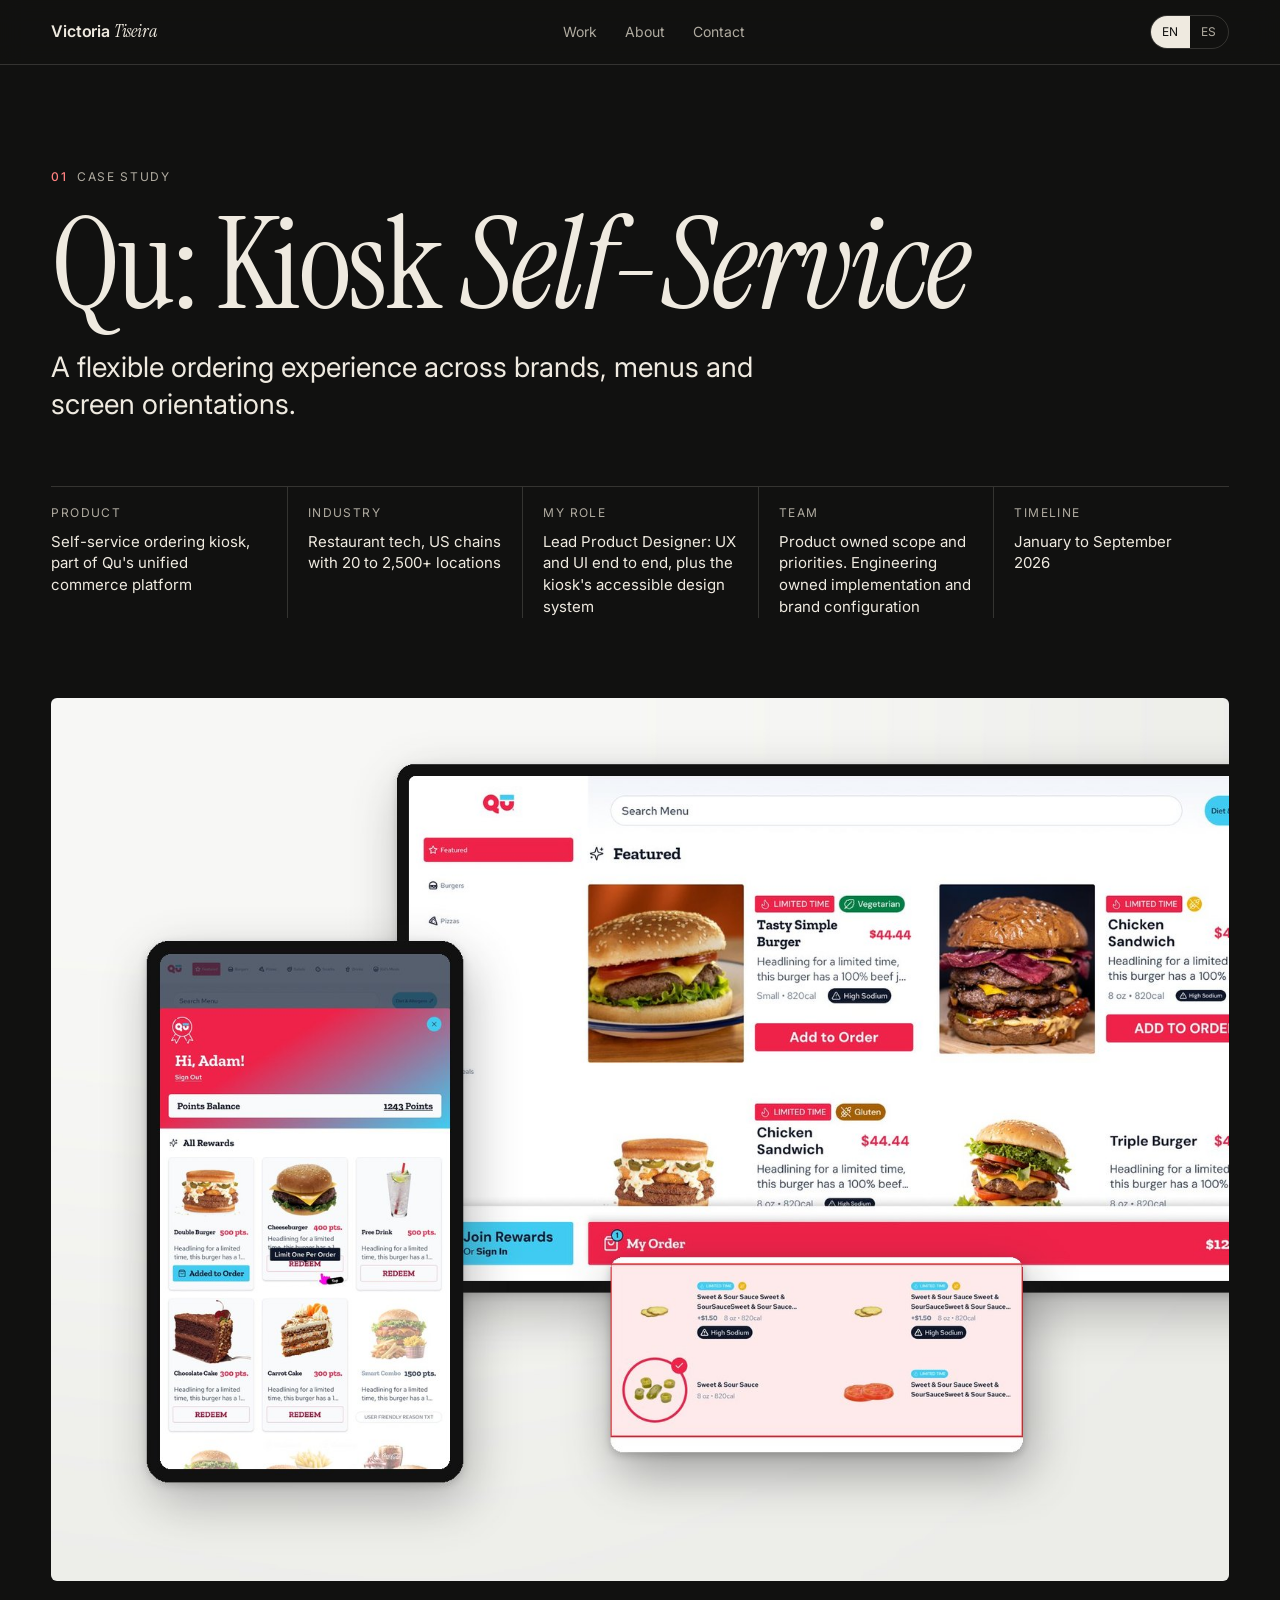
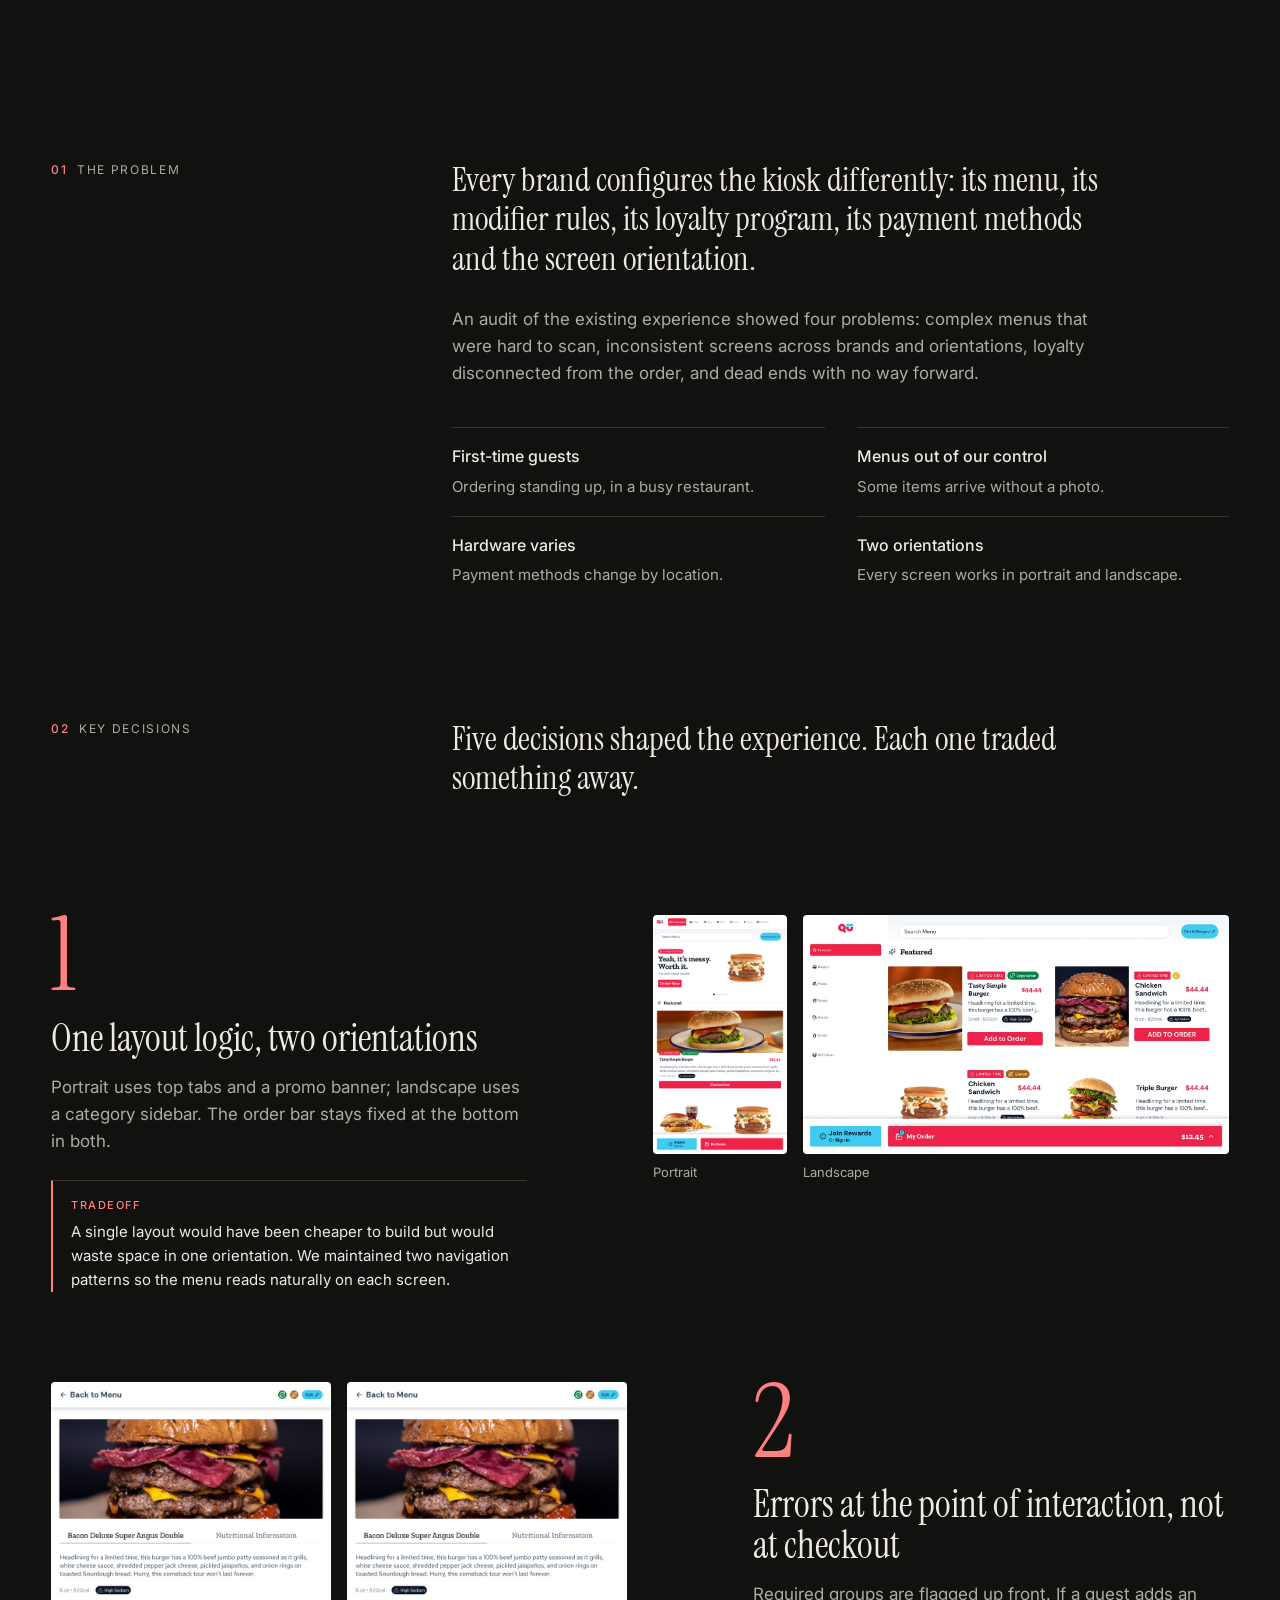
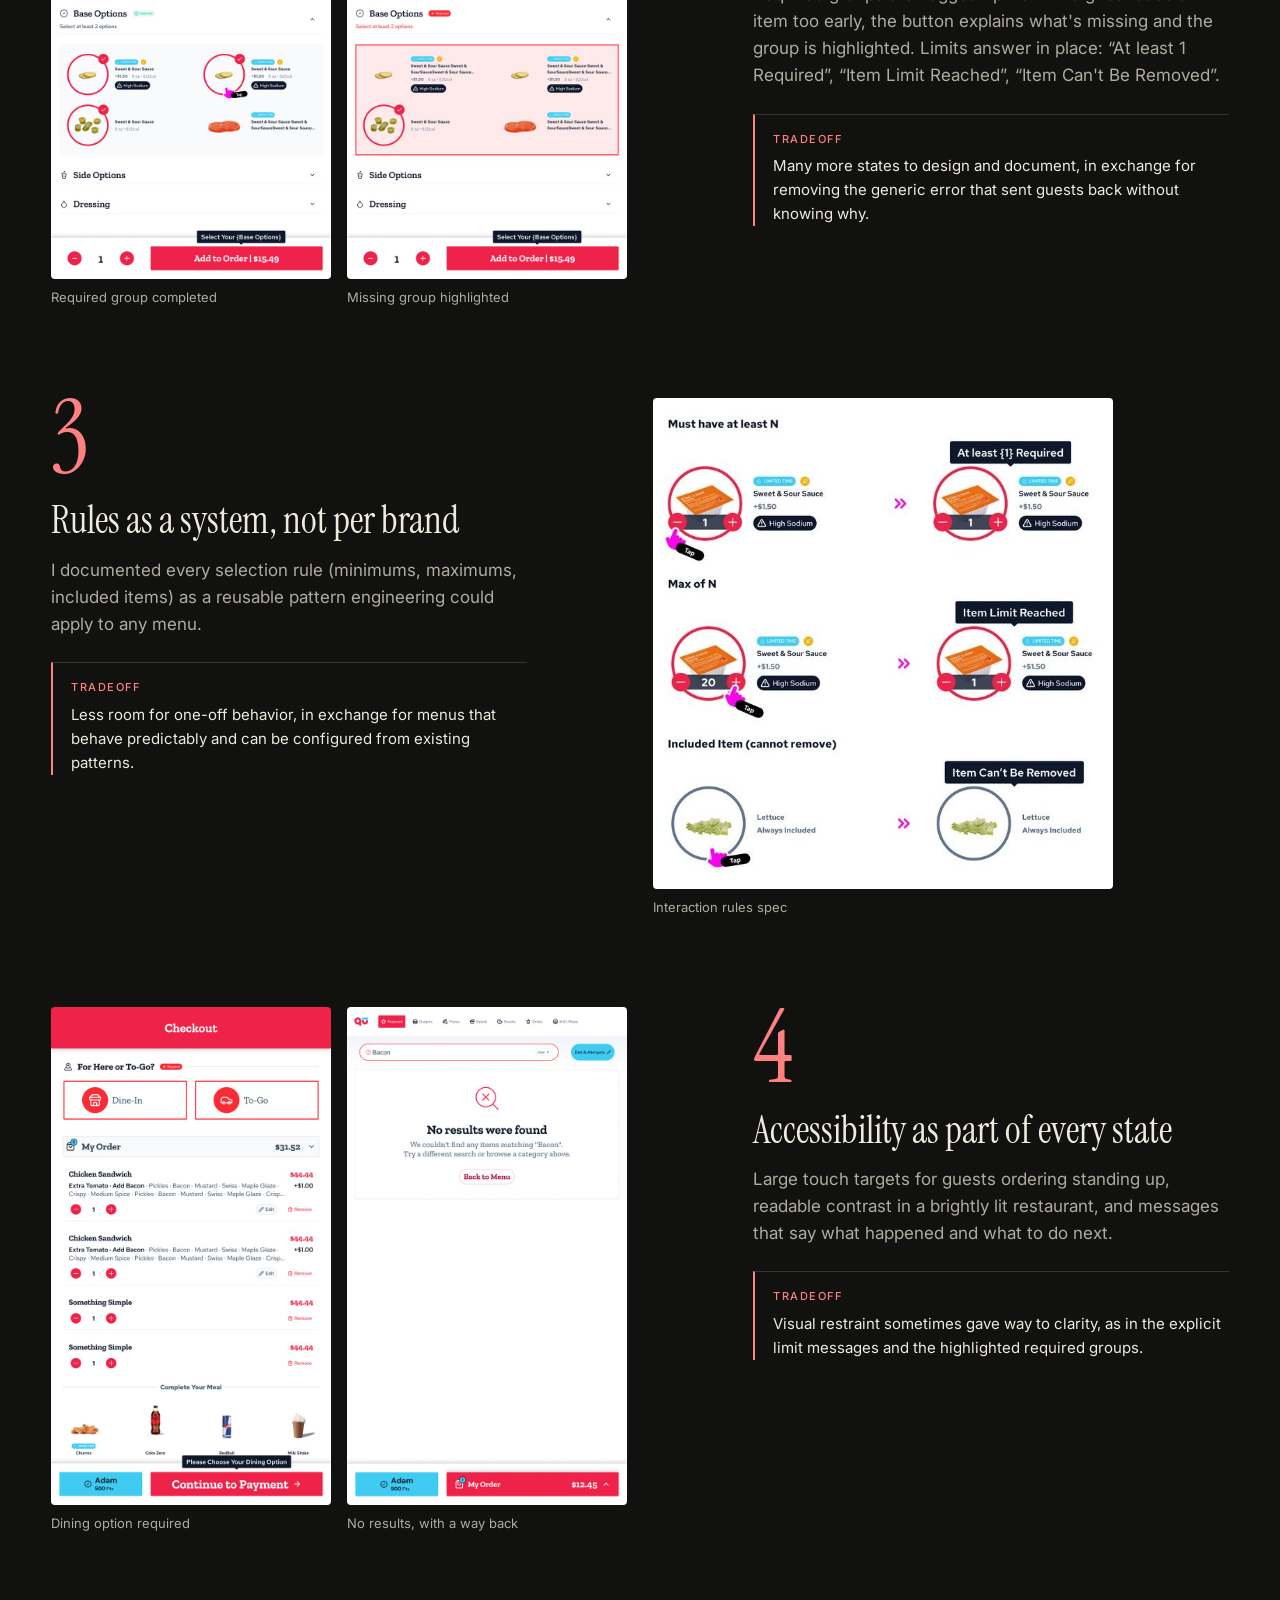
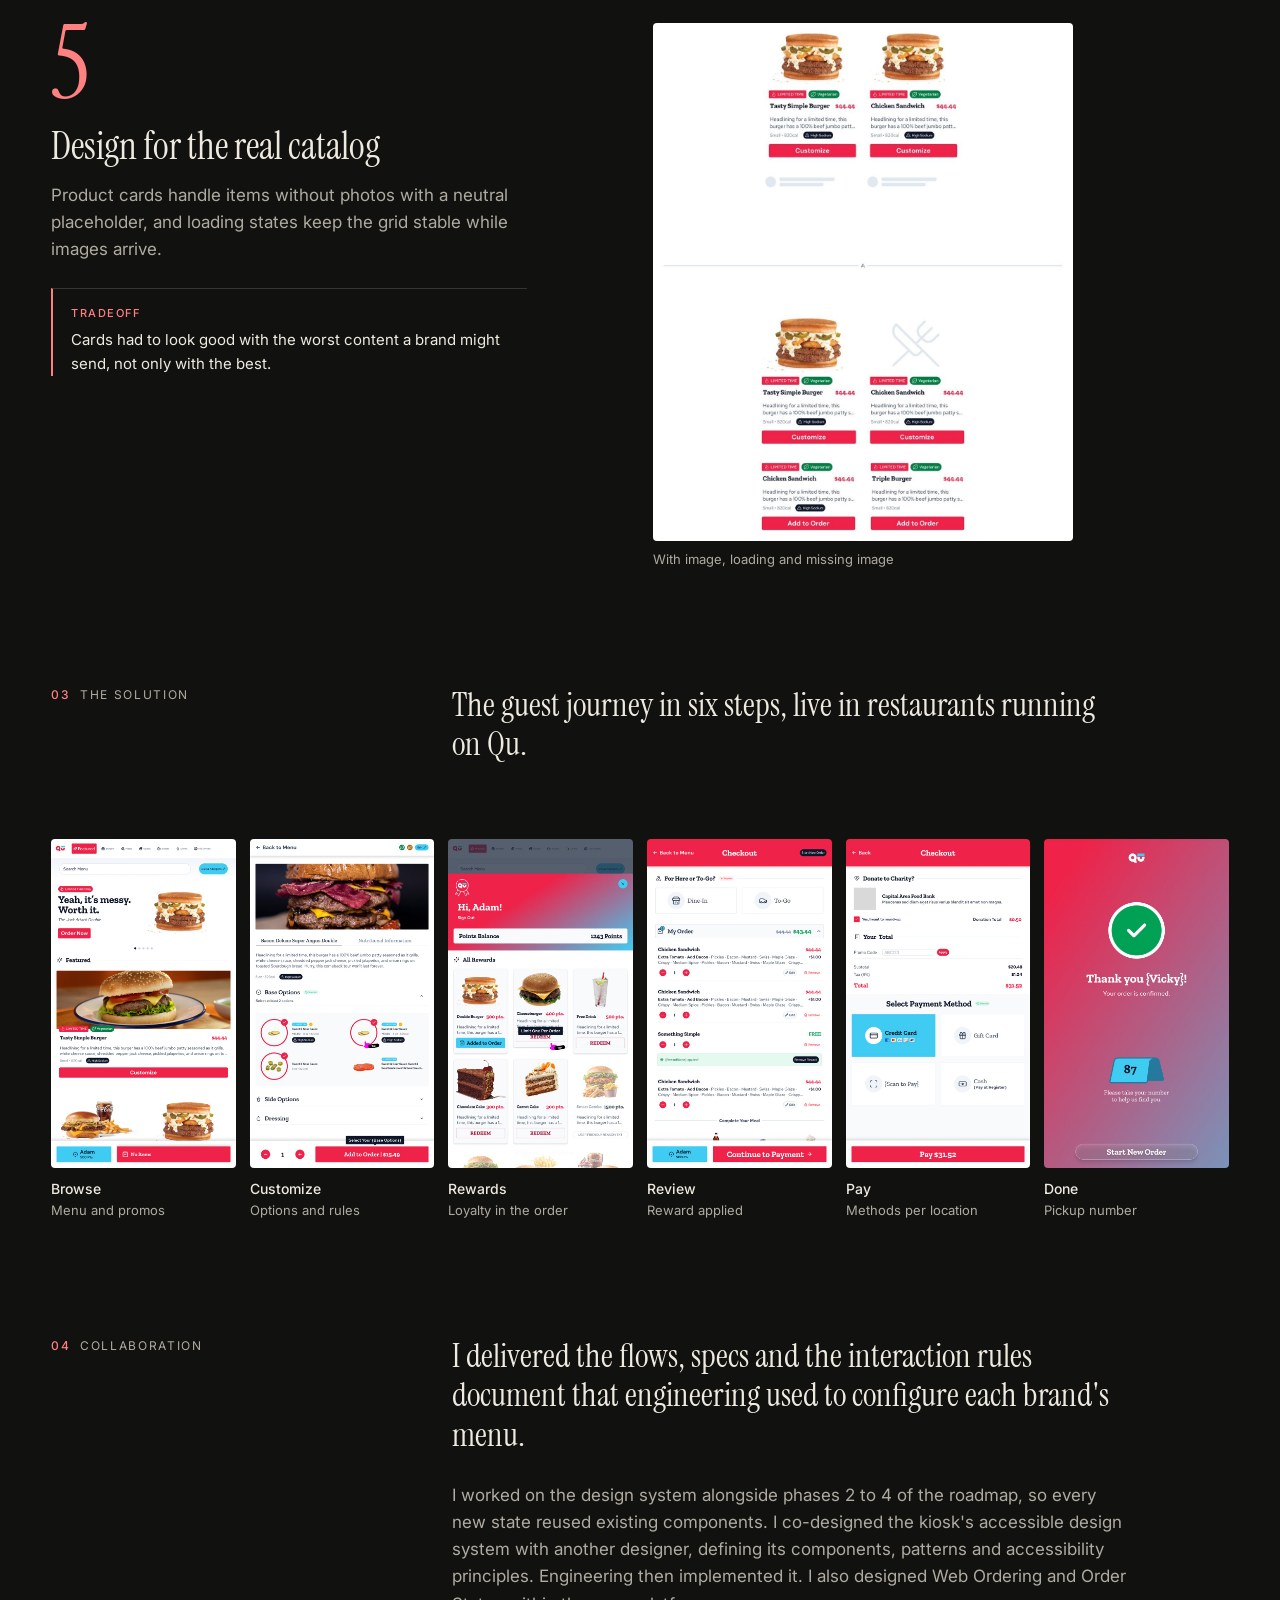
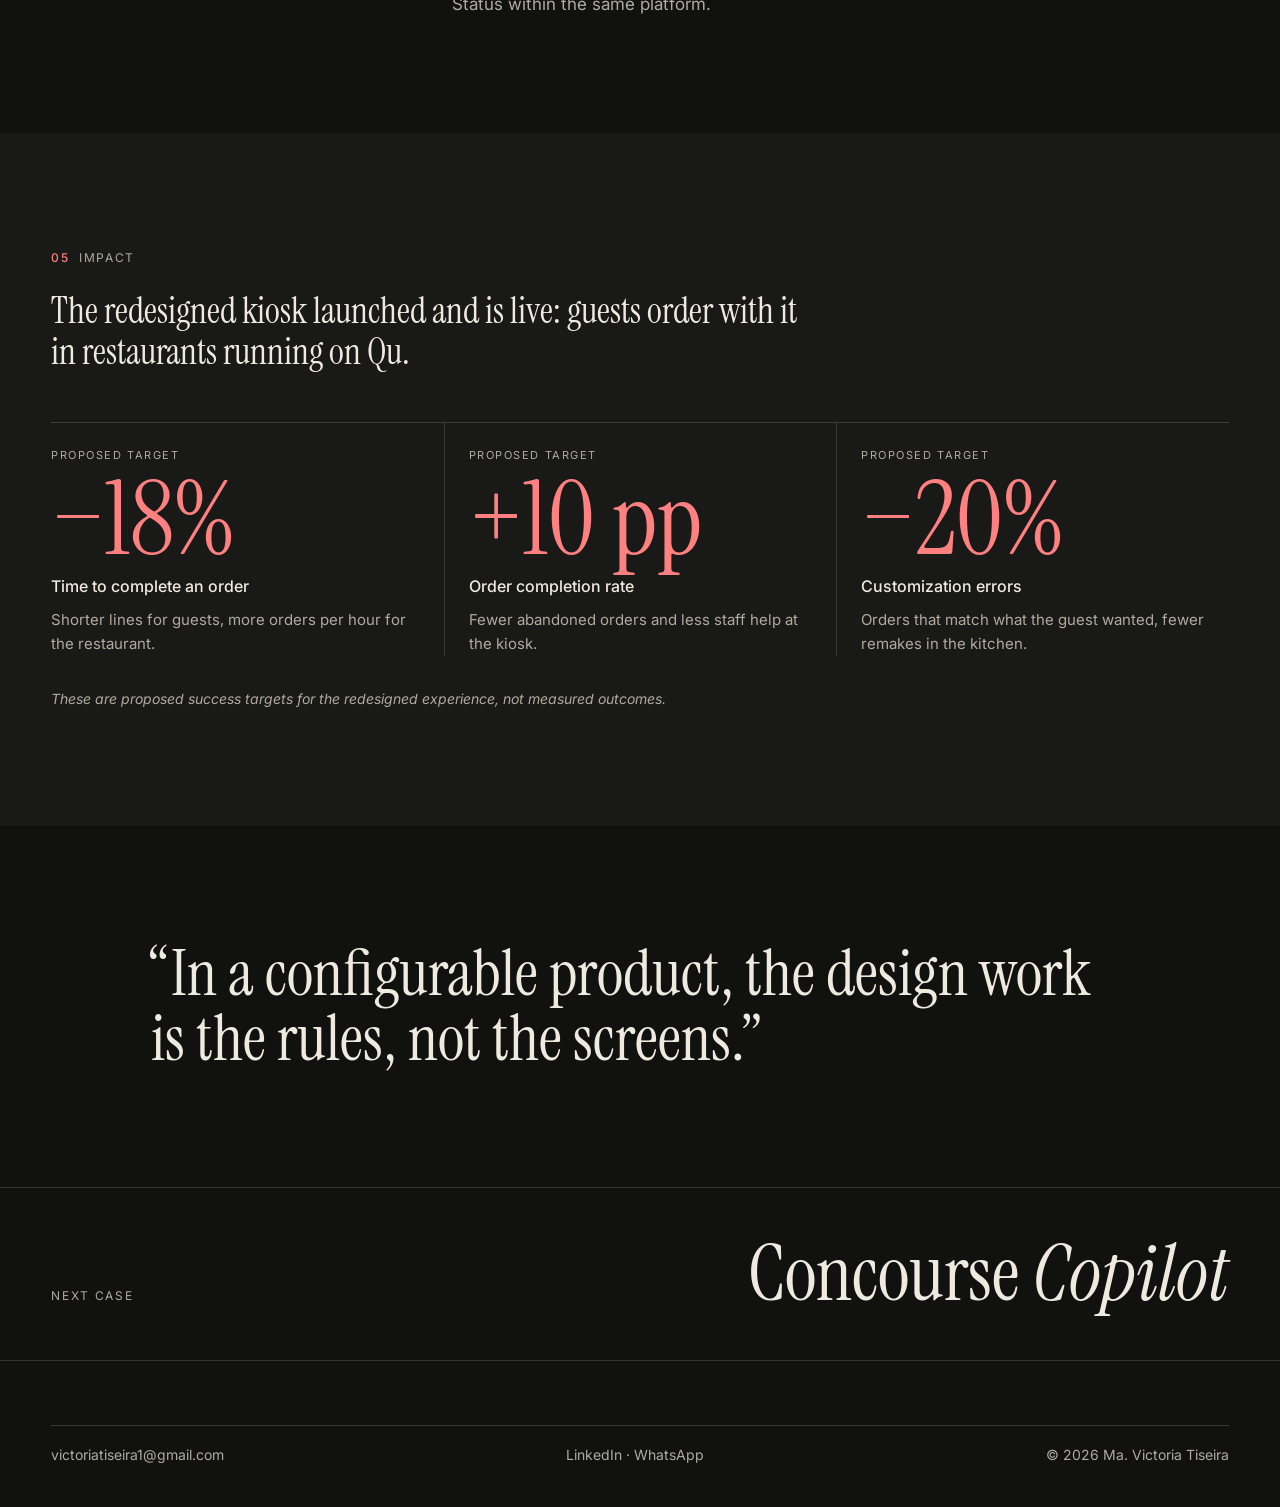
<file: proyectos/qu.html>
<!DOCTYPE html>
<html lang="en" data-lang="en">
<head>
  <meta charset="UTF-8">
  <meta name="viewport" content="width=device-width, initial-scale=1.0">
  <title data-en="Qu: Kiosk Self-Service | Ma. Victoria Tiseira" data-es="Qu: Kiosco de autoservicio | Ma. Victoria Tiseira">Qu: Kiosk Self-Service | Ma. Victoria Tiseira</title>
  <meta name="description" content="A flexible ordering experience across brands, menus and screen orientations.">
  <link rel="canonical" href="https://victoriatiseira.com/proyectos/qu.html">
  <meta property="og:type" content="website">
  <meta property="og:site_name" content="Ma. Victoria Tiseira">
  <meta property="og:title" content="Qu: Kiosk Self-Service | Ma. Victoria Tiseira">
  <meta property="og:description" content="A flexible ordering experience across brands, menus and screen orientations.">
  <meta property="og:url" content="https://victoriatiseira.com/proyectos/qu.html">
  <meta property="og:image" content="https://victoriatiseira.com/img/proyectos/qu/cover.jpg">
  <meta name="twitter:card" content="summary_large_image">
  <meta name="theme-color" content="#111110">
  <link rel="icon" type="image/svg+xml" href="../favicon.svg">
  <link rel="preconnect" href="https://fonts.googleapis.com"><link rel="preconnect" href="https://fonts.gstatic.com" crossorigin>
  <link href="https://fonts.googleapis.com/css2?family=Instrument+Serif:ital@0;1&family=Inter:wght@400;500;600&display=swap" rel="stylesheet">
  <link rel="stylesheet" href="../assets/v2.css">
  <script>(function(){var l=null;try{l=new URLSearchParams(location.search).get("lang")||localStorage.getItem("lang")}catch(e){}if(l!=="es"&&l!=="en"){var n=(navigator.languages&&navigator.languages[0])||navigator.language||"en";l=/^es/i.test(n)?"es":"en"}document.documentElement.dataset.lang=l;document.documentElement.lang=l})();</script>
  <style>:root { --case: #ff8080; }</style>
</head>
<body>
  <header class="nav">
    <div class="wrap">
      <a class="nav__brand" href="../index.html">Victoria <em>Tiseira</em></a>
      <nav class="nav__links" aria-label="Main">
        <a href="../index.html#work"><span class="en">Work</span><span class="es">Trabajos</span></a><a href="../index.html#about"><span class="en">About</span><span class="es">Sobre mí</span></a><a href="../index.html#contact"><span class="en">Contact</span><span class="es">Contacto</span></a>
      </nav>
      <div class="lang" role="group" aria-label="Language"><button type="button" data-set-lang="en" aria-pressed="true">EN</button><button type="button" data-set-lang="es" aria-pressed="false">ES</button></div>
    </div>
  </header>
  <main>
    <section class="case-hero">
      <div class="wrap grid">
        <p class="label" style="grid-column:1/-1"><b>01</b> &nbsp;<span class="en">Case study</span><span class="es">Caso de estudio</span></p>
        <h1 class="case-hero__title"><span class="en">Qu: Kiosk <i>Self-Service</i></span><span class="es">Qu: Kiosco de <i>autoservicio</i></span></h1>
        <p class="case-hero__sub"><span class="en">A flexible ordering experience across brands, menus and screen orientations.</span><span class="es">Una experiencia de pedido flexible para distintas marcas, menús y orientaciones de pantalla.</span></p>
        <dl class="facts"><div><dt><span class="en">Product</span><span class="es">Producto</span></dt><dd><span class="en">Self-service ordering kiosk, part of Qu&#x27;s unified commerce platform</span><span class="es">Kiosco de autoservicio, parte de la plataforma de comercio unificado de Qu</span></dd></div><div><dt><span class="en">Industry</span><span class="es">Industria</span></dt><dd><span class="en">Restaurant tech, US chains with 20 to 2,500+ locations</span><span class="es">Restaurant tech, cadenas de EE. UU. con 20 a más de 2.500 locales</span></dd></div><div><dt><span class="en">My role</span><span class="es">Mi rol</span></dt><dd><span class="en">Lead Product Designer: UX and UI end to end, plus the kiosk&#x27;s accessible design system</span><span class="es">Lead Product Designer: UX y UI de punta a punta, y el design system accesible del kiosco</span></dd></div><div><dt><span class="en">Team</span><span class="es">Equipo</span></dt><dd><span class="en">Product owned scope and priorities. Engineering owned implementation and brand configuration</span><span class="es">Producto definía el alcance y las prioridades. Desarrollo, la implementación y la configuración de cada marca</span></dd></div><div><dt><span class="en">Timeline</span><span class="es">Período</span></dt><dd><span class="en">January to September 2026</span><span class="es">Enero a septiembre 2026</span></dd></div></dl>
      </div>
      <div class="wrap"><div class="case-cover"><img src="../img/proyectos/qu/cover.jpg" alt="Qu kiosk screens in portrait and landscape" width="1600" height="1200"></div></div>
    </section>
    <section class="blk">
      <div class="wrap grid">
        <div class="blk__side"><p class="label"><b>01</b> &nbsp;<span class="en">The problem</span><span class="es">El problema</span></p></div>
        <div class="blk__main"><p class="blk__lead"><span class="en">Every brand configures the kiosk differently: its menu, its modifier rules, its loyalty program, its payment methods and the screen orientation.</span><span class="es">Cada marca configura el kiosco a su manera: su menú, sus reglas de personalización, su programa de fidelidad, sus medios de pago y la orientación de la pantalla.</span></p><p><span class="en">An audit of the existing experience showed four problems: complex menus that were hard to scan, inconsistent screens across brands and orientations, loyalty disconnected from the order, and dead ends with no way forward.</span><span class="es">Una auditoría de la experiencia existente mostró cuatro problemas: menús complejos y difíciles de recorrer, pantallas inconsistentes entre marcas y orientaciones, la fidelidad desconectada del pedido y callejones sin salida.</span></p></div>
        <div class="cons"><div><strong><span class="en">First-time guests</span><span class="es">Clientes que lo usan por primera vez</span></strong><span><span class="en">Ordering standing up, in a busy restaurant.</span><span class="es">Piden de pie, en un restaurante con movimiento.</span></span></div><div><strong><span class="en">Menus out of our control</span><span class="es">Menús que no controlamos</span></strong><span><span class="en">Some items arrive without a photo.</span><span class="es">Algunos productos llegan sin foto.</span></span></div><div><strong><span class="en">Hardware varies</span><span class="es">El hardware cambia</span></strong><span><span class="en">Payment methods change by location.</span><span class="es">Los medios de pago varían según el local.</span></span></div><div><strong><span class="en">Two orientations</span><span class="es">Dos orientaciones</span></strong><span><span class="en">Every screen works in portrait and landscape.</span><span class="es">Cada pantalla funciona en vertical y en horizontal.</span></span></div></div>
      </div>
    </section>
    <section class="blk">
      <div class="wrap grid">
        <div class="blk__side"><p class="label"><b>02</b> &nbsp;<span class="en">Key decisions</span><span class="es">Decisiones clave</span></p></div>
        <div class="blk__main"><p class="blk__lead"><span class="en">Five decisions shaped the experience. Each one traded something away.</span><span class="es">Cinco decisiones definieron la experiencia. Cada una resignó algo.</span></p></div>
      </div>
    </section>
    <article class="dec wrap grid">
      <div class="dec__txt">
        <span class="dec__num">1</span>
        <h2 class="dec__title"><span class="en">One layout logic, two orientations</span><span class="es">Una lógica de layout, dos orientaciones</span></h2>
        <p class="dec__body"><span class="en">Portrait uses top tabs and a promo banner; landscape uses a category sidebar. The order bar stays fixed at the bottom in both.</span><span class="es">En vertical, pestañas arriba y un banner de promoción; en horizontal, una barra lateral de categorías. La barra del pedido queda fija abajo en las dos.</span></p>
        <p class="dec__trade"><b><span class="en">Tradeoff</span><span class="es">Tradeoff</span></b><span class="en">A single layout would have been cheaper to build but would waste space in one orientation. We maintained two navigation patterns so the menu reads naturally on each screen.</span><span class="es">Un solo layout habría sido más barato de construir, pero desperdiciaba espacio en una de las orientaciones. Mantuvimos dos patrones de navegación para que el menú se lea natural en cada pantalla.</span></p>
      </div>
      <div class="dec__media"><div class="pair"><figure><img src="../img/proyectos/qu/menu-v.jpg" alt="Portrait menu with top tabs and promo banner" width="720" height="1280" loading="lazy"><figcaption><span class="en">Portrait</span><span class="es">Vertical</span></figcaption></figure><figure><img src="../img/proyectos/qu/menu-h.jpg" alt="Landscape menu with category sidebar" width="1400" height="788" loading="lazy"><figcaption><span class="en">Landscape</span><span class="es">Horizontal</span></figcaption></figure></div></div>
    </article>
    <article class="dec wrap grid">
      <div class="dec__txt">
        <span class="dec__num">2</span>
        <h2 class="dec__title"><span class="en">Errors at the point of interaction, not at checkout</span><span class="es">Errores en el momento de la interacción, no en el checkout</span></h2>
        <p class="dec__body"><span class="en">Required groups are flagged up front. If a guest adds an item too early, the button explains what&#x27;s missing and the group is highlighted. Limits answer in place: “At least 1 Required”, “Item Limit Reached”, “Item Can&#x27;t Be Removed”.</span><span class="es">Los grupos obligatorios se marcan desde el principio. Si alguien agrega un producto antes de tiempo, el botón explica qué falta y el grupo se resalta. Los límites responden en el lugar: “At least 1 Required”, “Item Limit Reached”, “Item Can&#x27;t Be Removed”.</span></p>
        <p class="dec__trade"><b><span class="en">Tradeoff</span><span class="es">Tradeoff</span></b><span class="en">Many more states to design and document, in exchange for removing the generic error that sent guests back without knowing why.</span><span class="es">Muchos más estados para diseñar y documentar, a cambio de eliminar el error genérico que hacía volver al cliente sin saber por qué.</span></p>
      </div>
      <div class="dec__media"><div class="pair pair--tall"><figure><img src="../img/proyectos/qu/item-ok.jpg" alt="Item customization with required group completed" width="720" height="1280" loading="lazy"><figcaption><span class="en">Required group completed</span><span class="es">Grupo obligatorio completo</span></figcaption></figure><figure><img src="../img/proyectos/qu/item-error.jpg" alt="Missing required group highlighted" width="720" height="1280" loading="lazy"><figcaption><span class="en">Missing group highlighted</span><span class="es">Grupo faltante resaltado</span></figcaption></figure></div></div>
    </article>
    <article class="dec wrap grid">
      <div class="dec__txt">
        <span class="dec__num">3</span>
        <h2 class="dec__title"><span class="en">Rules as a system, not per brand</span><span class="es">Reglas como sistema, no por marca</span></h2>
        <p class="dec__body"><span class="en">I documented every selection rule (minimums, maximums, included items) as a reusable pattern engineering could apply to any menu.</span><span class="es">Documenté cada regla de selección (mínimos, máximos, productos incluidos) como un patrón reutilizable que desarrollo podía aplicar a cualquier menú.</span></p>
        <p class="dec__trade"><b><span class="en">Tradeoff</span><span class="es">Tradeoff</span></b><span class="en">Less room for one-off behavior, in exchange for menus that behave predictably and can be configured from existing patterns.</span><span class="es">Menos lugar para comportamientos únicos, a cambio de menús que se comportan de forma predecible y se configuran con patrones existentes.</span></p>
      </div>
      <div class="dec__media"><figure style="max-width:460px"><img src="../img/proyectos/qu/spec-rules.jpg" alt="Specification of minimums, maximums and included items" width="660" height="704" loading="lazy"><figcaption><span class="en">Interaction rules spec</span><span class="es">Spec de reglas de interacción</span></figcaption></figure></div>
    </article>
    <article class="dec wrap grid">
      <div class="dec__txt">
        <span class="dec__num">4</span>
        <h2 class="dec__title"><span class="en">Accessibility as part of every state</span><span class="es">Accesibilidad en cada estado</span></h2>
        <p class="dec__body"><span class="en">Large touch targets for guests ordering standing up, readable contrast in a brightly lit restaurant, and messages that say what happened and what to do next.</span><span class="es">Áreas táctiles grandes para quien pide de pie, contraste legible en un restaurante muy iluminado y mensajes que dicen qué pasó y qué hacer.</span></p>
        <p class="dec__trade"><b><span class="en">Tradeoff</span><span class="es">Tradeoff</span></b><span class="en">Visual restraint sometimes gave way to clarity, as in the explicit limit messages and the highlighted required groups.</span><span class="es">A veces la sutileza visual cedió ante la claridad, como en los mensajes de límite explícitos y los grupos obligatorios resaltados.</span></p>
      </div>
      <div class="dec__media"><div class="pair pair--tall"><figure><img src="../img/proyectos/qu/st-dining.jpg" alt="Dining option required message" width="720" height="1280" loading="lazy"><figcaption><span class="en">Dining option required</span><span class="es">Opción de consumo obligatoria</span></figcaption></figure><figure><img src="../img/proyectos/qu/search-none.jpg" alt="Search with no results and a way back to the menu" width="720" height="1280" loading="lazy"><figcaption><span class="en">No results, with a way back</span><span class="es">Sin resultados, con salida</span></figcaption></figure></div></div>
    </article>
    <article class="dec wrap grid">
      <div class="dec__txt">
        <span class="dec__num">5</span>
        <h2 class="dec__title"><span class="en">Design for the real catalog</span><span class="es">Diseñar para el catálogo real</span></h2>
        <p class="dec__body"><span class="en">Product cards handle items without photos with a neutral placeholder, and loading states keep the grid stable while images arrive.</span><span class="es">Las tarjetas resuelven los productos sin foto con un placeholder neutro, y los estados de carga mantienen la grilla estable mientras llegan las imágenes.</span></p>
        <p class="dec__trade"><b><span class="en">Tradeoff</span><span class="es">Tradeoff</span></b><span class="en">Cards had to look good with the worst content a brand might send, not only with the best.</span><span class="es">Las tarjetas tenían que verse bien con el peor contenido que pudiera mandar una marca, no solo con el mejor.</span></p>
      </div>
      <div class="dec__media"><figure style="max-width:420px"><img src="../img/proyectos/qu/cards.jpg" alt="Product cards with image, loading and missing image" width="1194" height="1472" loading="lazy"><figcaption><span class="en">With image, loading and missing image</span><span class="es">Con imagen, cargando y sin imagen</span></figcaption></figure></div>
    </article>
    <section class="blk">
      <div class="wrap grid">
        <div class="blk__side"><p class="label"><b>03</b> &nbsp;<span class="en">The solution</span><span class="es">La solución</span></p></div>
        <div class="blk__main"><p class="blk__lead"><span class="en">The guest journey in six steps, live in restaurants running on Qu.</span><span class="es">El recorrido del cliente en seis pasos, en uso en los restaurantes que funcionan con Qu.</span></p></div>
        <div class="journey"><figure><img src="../img/proyectos/qu/menu-v.jpg" alt="" width="720" height="1280" loading="lazy"><figcaption><b><span class="en">Browse</span><span class="es">Explorar</span></b><span class="en">Menu and promos</span><span class="es">Menú y promociones</span></figcaption></figure><figure><img src="../img/proyectos/qu/item-ok.jpg" alt="" width="720" height="1280" loading="lazy"><figcaption><b><span class="en">Customize</span><span class="es">Personalizar</span></b><span class="en">Options and rules</span><span class="es">Opciones y reglas</span></figcaption></figure><figure><img src="../img/proyectos/qu/loy-rewards.jpg" alt="" width="720" height="1280" loading="lazy"><figcaption><b><span class="en">Rewards</span><span class="es">Recompensas</span></b><span class="en">Loyalty in the order</span><span class="es">Fidelidad en el pedido</span></figcaption></figure><figure><img src="../img/proyectos/qu/co-free.jpg" alt="" width="720" height="1280" loading="lazy"><figcaption><b><span class="en">Review</span><span class="es">Revisar</span></b><span class="en">Reward applied</span><span class="es">Recompensa aplicada</span></figcaption></figure><figure><img src="../img/proyectos/qu/pay-method.jpg" alt="" width="720" height="1280" loading="lazy"><figcaption><b><span class="en">Pay</span><span class="es">Pagar</span></b><span class="en">Methods per location</span><span class="es">Medios según el local</span></figcaption></figure><figure><img src="../img/proyectos/qu/done.jpg" alt="" width="720" height="1280" loading="lazy"><figcaption><b><span class="en">Done</span><span class="es">Listo</span></b><span class="en">Pickup number</span><span class="es">Número de retiro</span></figcaption></figure></div>
      </div>
    </section>
    <section class="blk">
      <div class="wrap grid">
        <div class="blk__side"><p class="label"><b>04</b> &nbsp;<span class="en">Collaboration</span><span class="es">Colaboración</span></p></div>
        <div class="blk__main"><p class="blk__lead"><span class="en">I delivered the flows, specs and the interaction rules document that engineering used to configure each brand&#x27;s menu.</span><span class="es">Entregué los flujos, las specs y el documento de reglas de interacción que usó desarrollo para configurar el menú de cada marca.</span></p><p><span class="en">I worked on the design system alongside phases 2 to 4 of the roadmap, so every new state reused existing components. I co-designed the kiosk&#x27;s accessible design system with another designer, defining its components, patterns and accessibility principles. Engineering then implemented it. I also designed Web Ordering and Order Status within the same platform.</span><span class="es">Trabajé en el design system a lo largo de las fases 2 a 4 del roadmap, para que cada estado nuevo reutilizara componentes existentes. Co-diseñé el design system accesible del kiosco con otra diseñadora, definiendo sus componentes, patrones y principios de accesibilidad. Después desarrollo lo implementó. También diseñé Web Ordering y Order Status dentro de la misma plataforma.</span></p></div>
      </div>
    </section>
    <section class="impact">
      <div class="wrap grid">
        <p class="label" style="grid-column:1/-1;margin-bottom:24px"><b>05</b> &nbsp;<span class="en">Impact</span><span class="es">Impacto</span></p>
        <p class="impact__live"><span class="en">The redesigned kiosk launched and is live: guests order with it in restaurants running on Qu.</span><span class="es">El kiosco rediseñado se lanzó y está en uso: los clientes piden con él en los restaurantes que funcionan con Qu.</span></p>
        <div class="kpis kpis--3"><div class="kpi"><p class="kpi__tag"><span class="en">Proposed target</span><span class="es">Objetivo propuesto</span></p><p class="kpi__num">−18%</p><p class="kpi__what"><span class="en">Time to complete an order</span><span class="es">Tiempo para completar un pedido</span></p><p class="kpi__why"><span class="en">Shorter lines for guests, more orders per hour for the restaurant.</span><span class="es">Filas más cortas para el cliente, más pedidos por hora para el restaurante.</span></p></div><div class="kpi"><p class="kpi__tag"><span class="en">Proposed target</span><span class="es">Objetivo propuesto</span></p><p class="kpi__num">+10 pp</p><p class="kpi__what"><span class="en">Order completion rate</span><span class="es">Pedidos completados</span></p><p class="kpi__why"><span class="en">Fewer abandoned orders and less staff help at the kiosk.</span><span class="es">Menos pedidos abandonados y menos ayuda del personal en el kiosco.</span></p></div><div class="kpi"><p class="kpi__tag"><span class="en">Proposed target</span><span class="es">Objetivo propuesto</span></p><p class="kpi__num">−20%</p><p class="kpi__what"><span class="en">Customization errors</span><span class="es">Errores de personalización</span></p><p class="kpi__why"><span class="en">Orders that match what the guest wanted, fewer remakes in the kitchen.</span><span class="es">Pedidos que coinciden con lo que el cliente quería, menos platos rehechos en cocina.</span></p></div></div>
        <p class="impact__note"><span class="en">These are proposed success targets for the redesigned experience, not measured outcomes.</span><span class="es">Son objetivos de éxito propuestos para la experiencia rediseñada, no resultados medidos.</span></p>
      </div>
    </section>
    <section class="learn"><div class="wrap grid"><q><span class="en">In a configurable product, the design work is the rules, not the screens.</span><span class="es">En un producto configurable, el trabajo de diseño son las reglas, no las pantallas.</span></q></div></section>
    <nav class="next" aria-label="Next case">
      <div class="wrap"><a href="concourse-copilot.html"><span class="label"><span class="en">Next case</span><span class="es">Siguiente caso</span></span><span class="serif"><span class="en">Concourse <i>Copilot</i></span><span class="es">Concourse <i>Copilot</i></span></span></a></div>
    </nav>
  </main>
  <footer class="contact" id="contact" style="padding-top:64px">
    <div class="wrap grid">
      <div class="contact__row" style="margin-top:0">
        <span><a href="mailto:victoriatiseira1@gmail.com">victoriatiseira1@gmail.com</a></span>
        <span><a href="https://www.linkedin.com/in/maria-victoria-tiseira/">LinkedIn</a> · <a href="https://wa.me/5493412112722">WhatsApp</a></span>
        <span>© 2026 Ma. Victoria Tiseira</span>
      </div>
    </div>
  </footer>
  <script src="../assets/v2.js"></script>
</body>
</html>
</file>
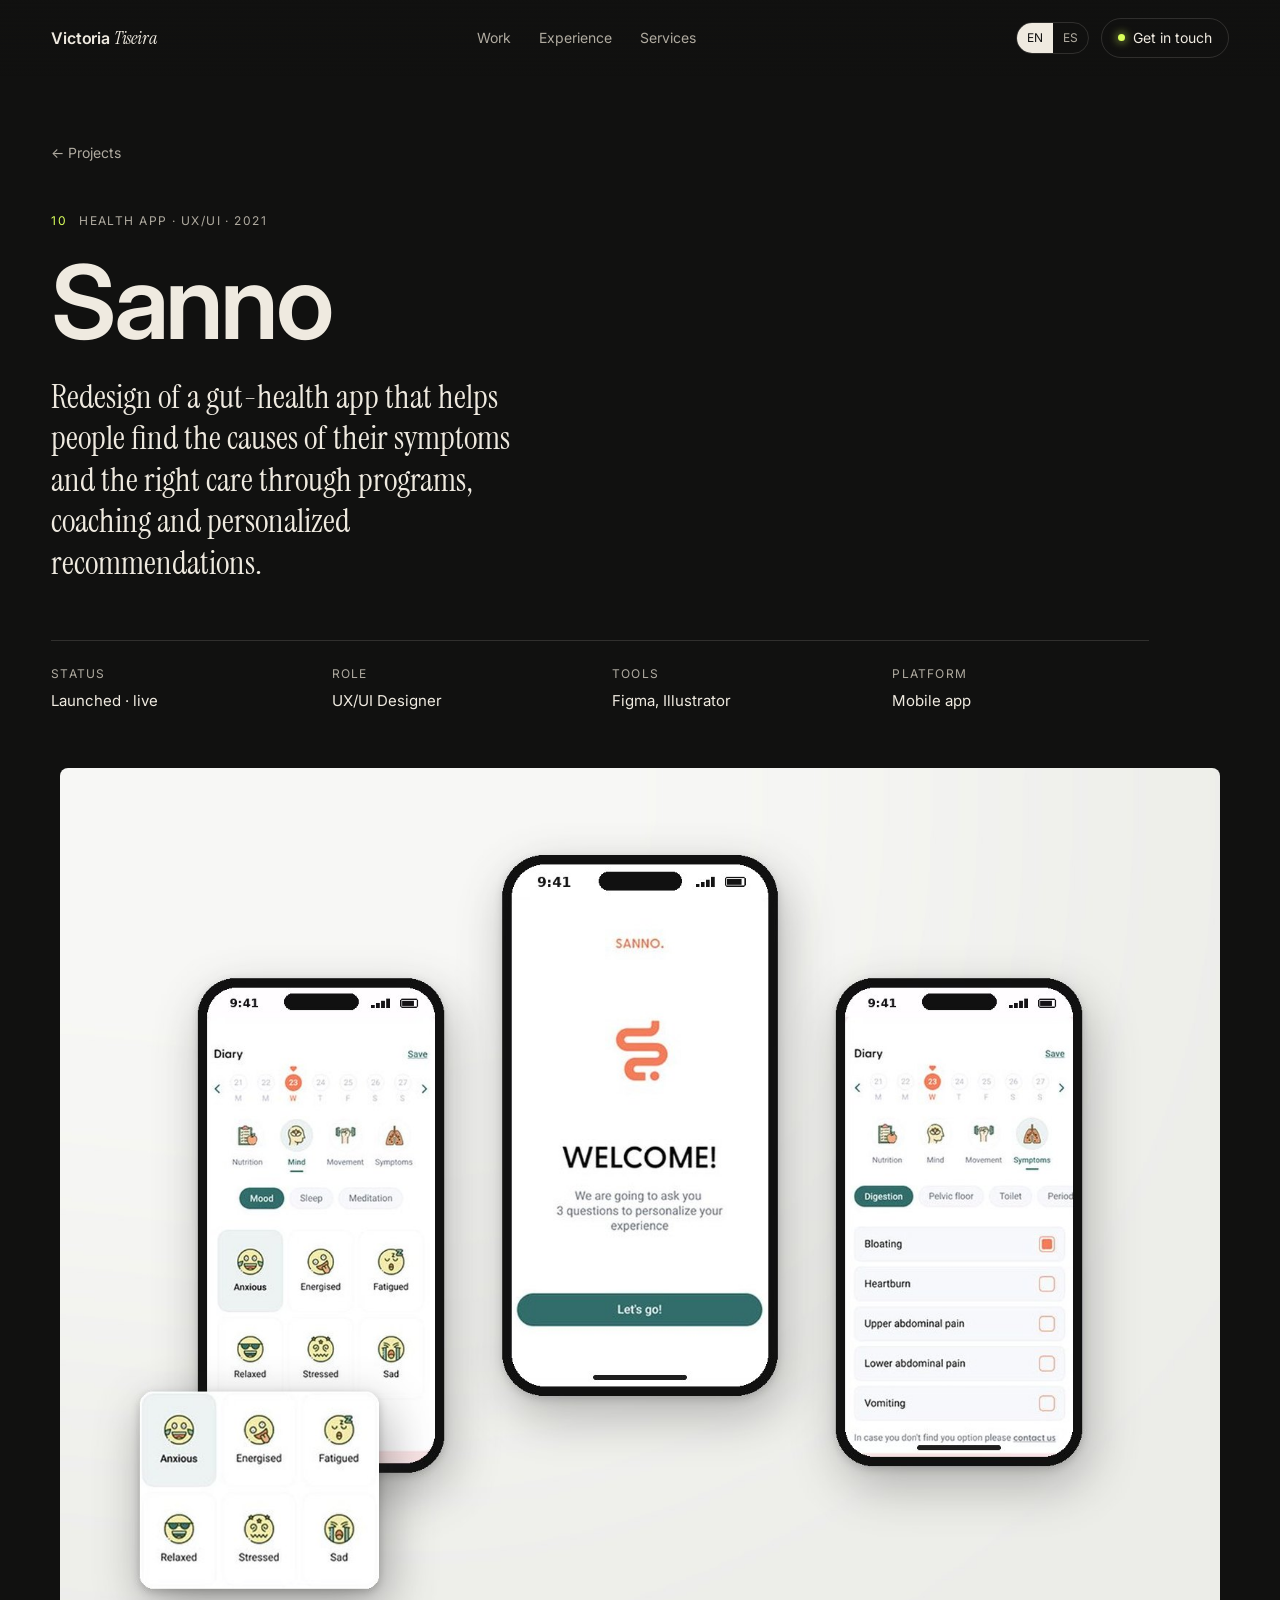
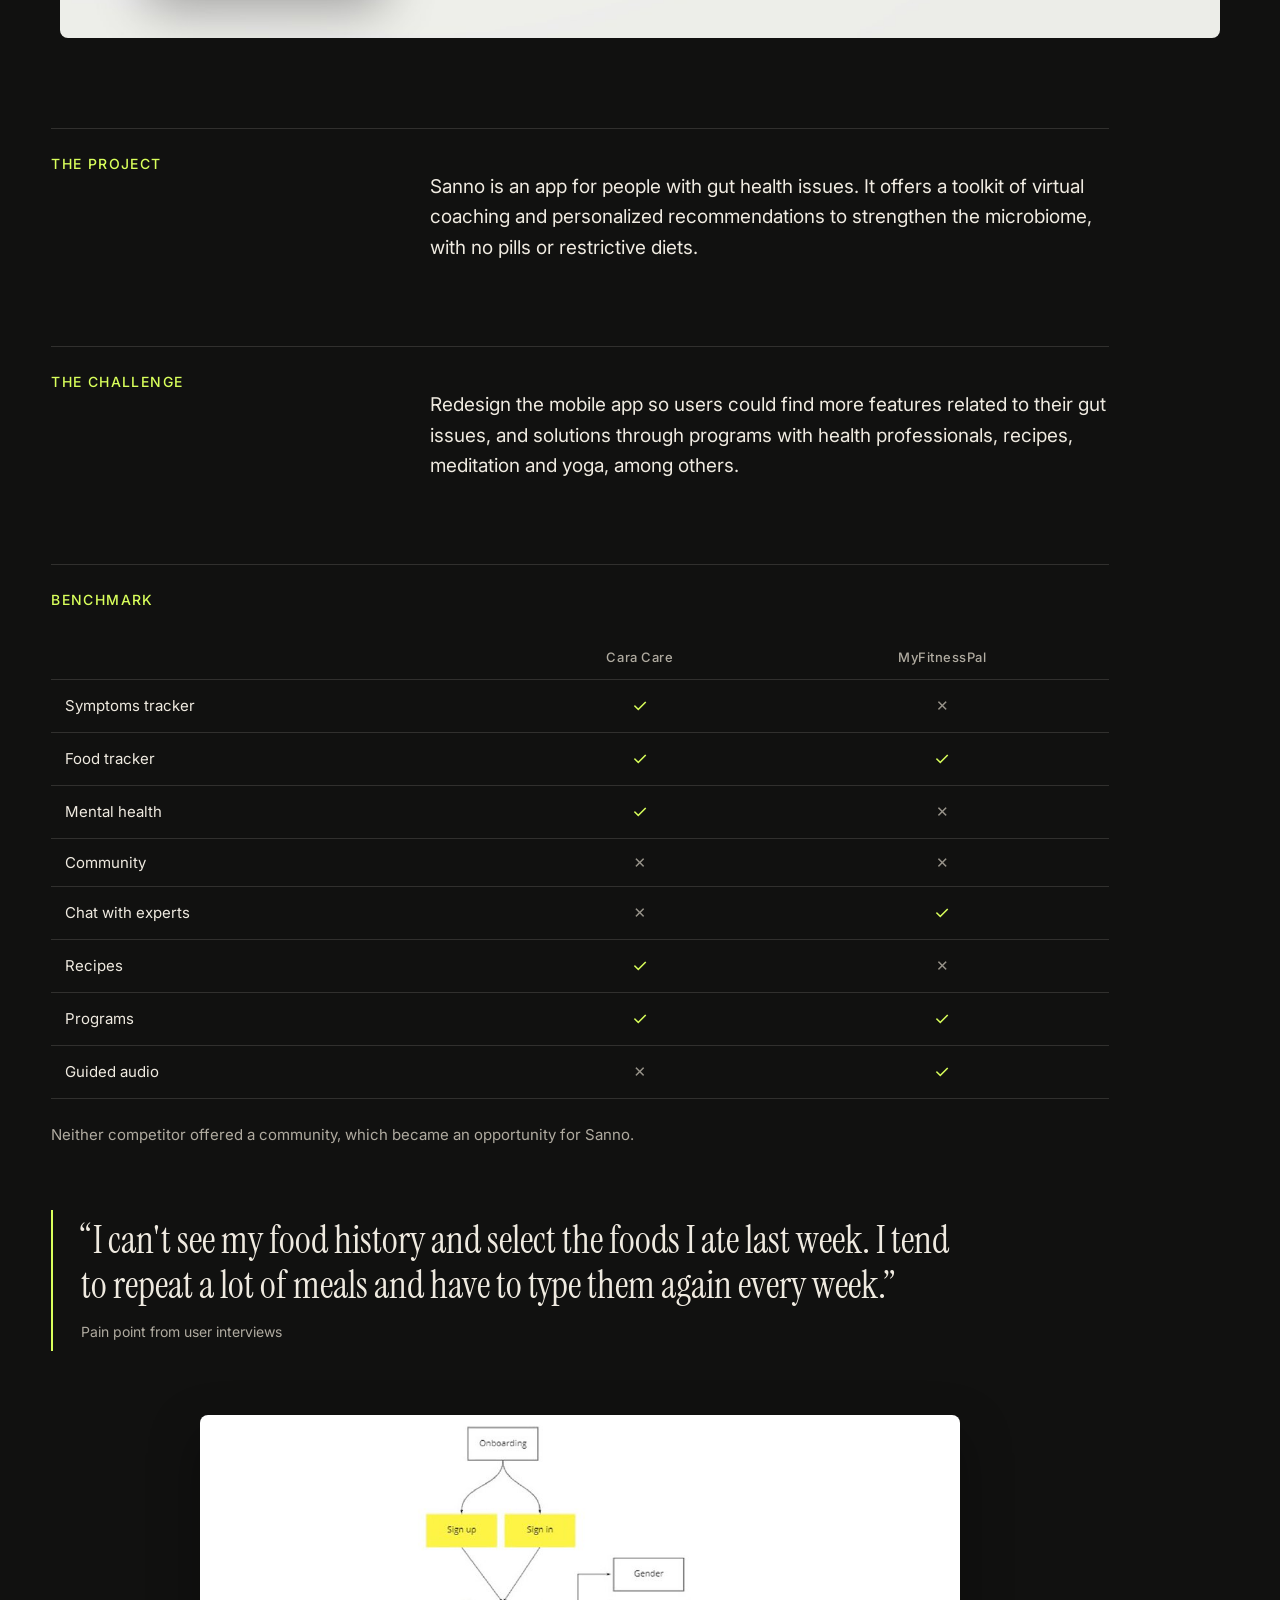
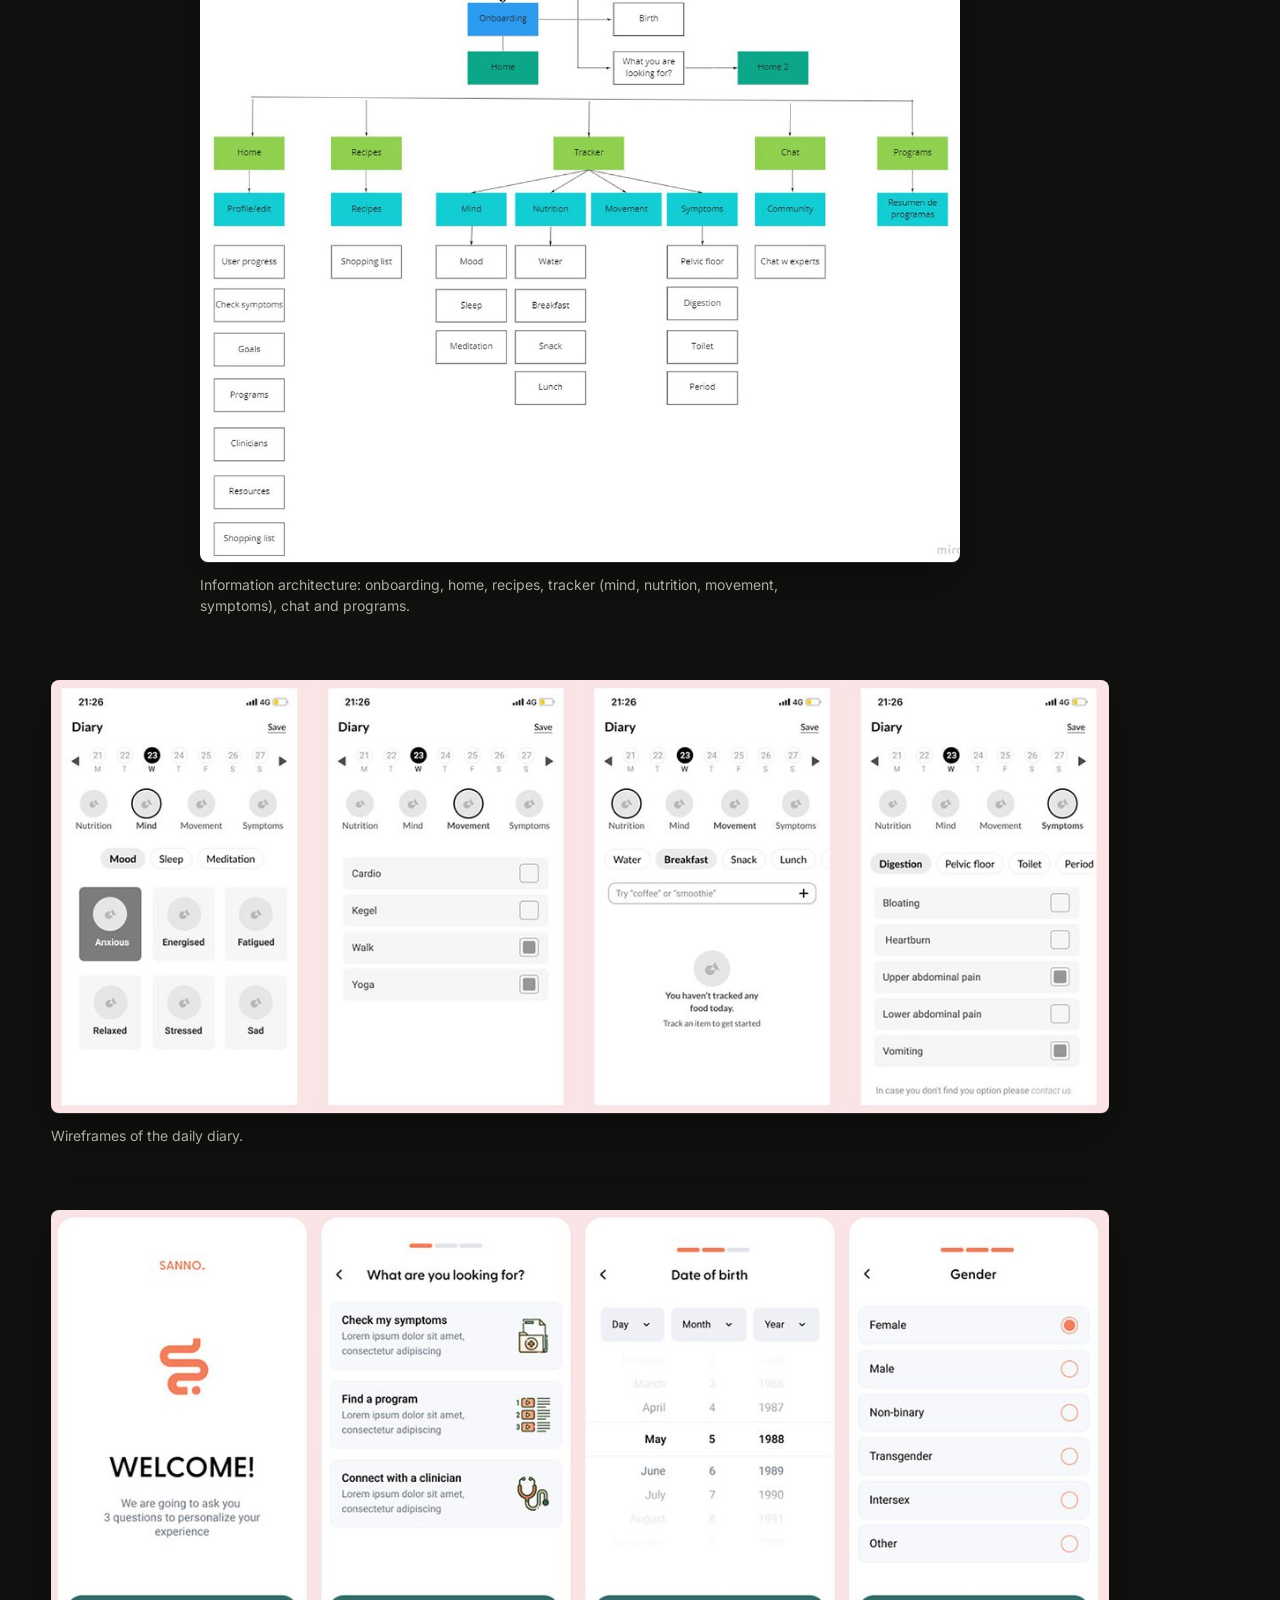
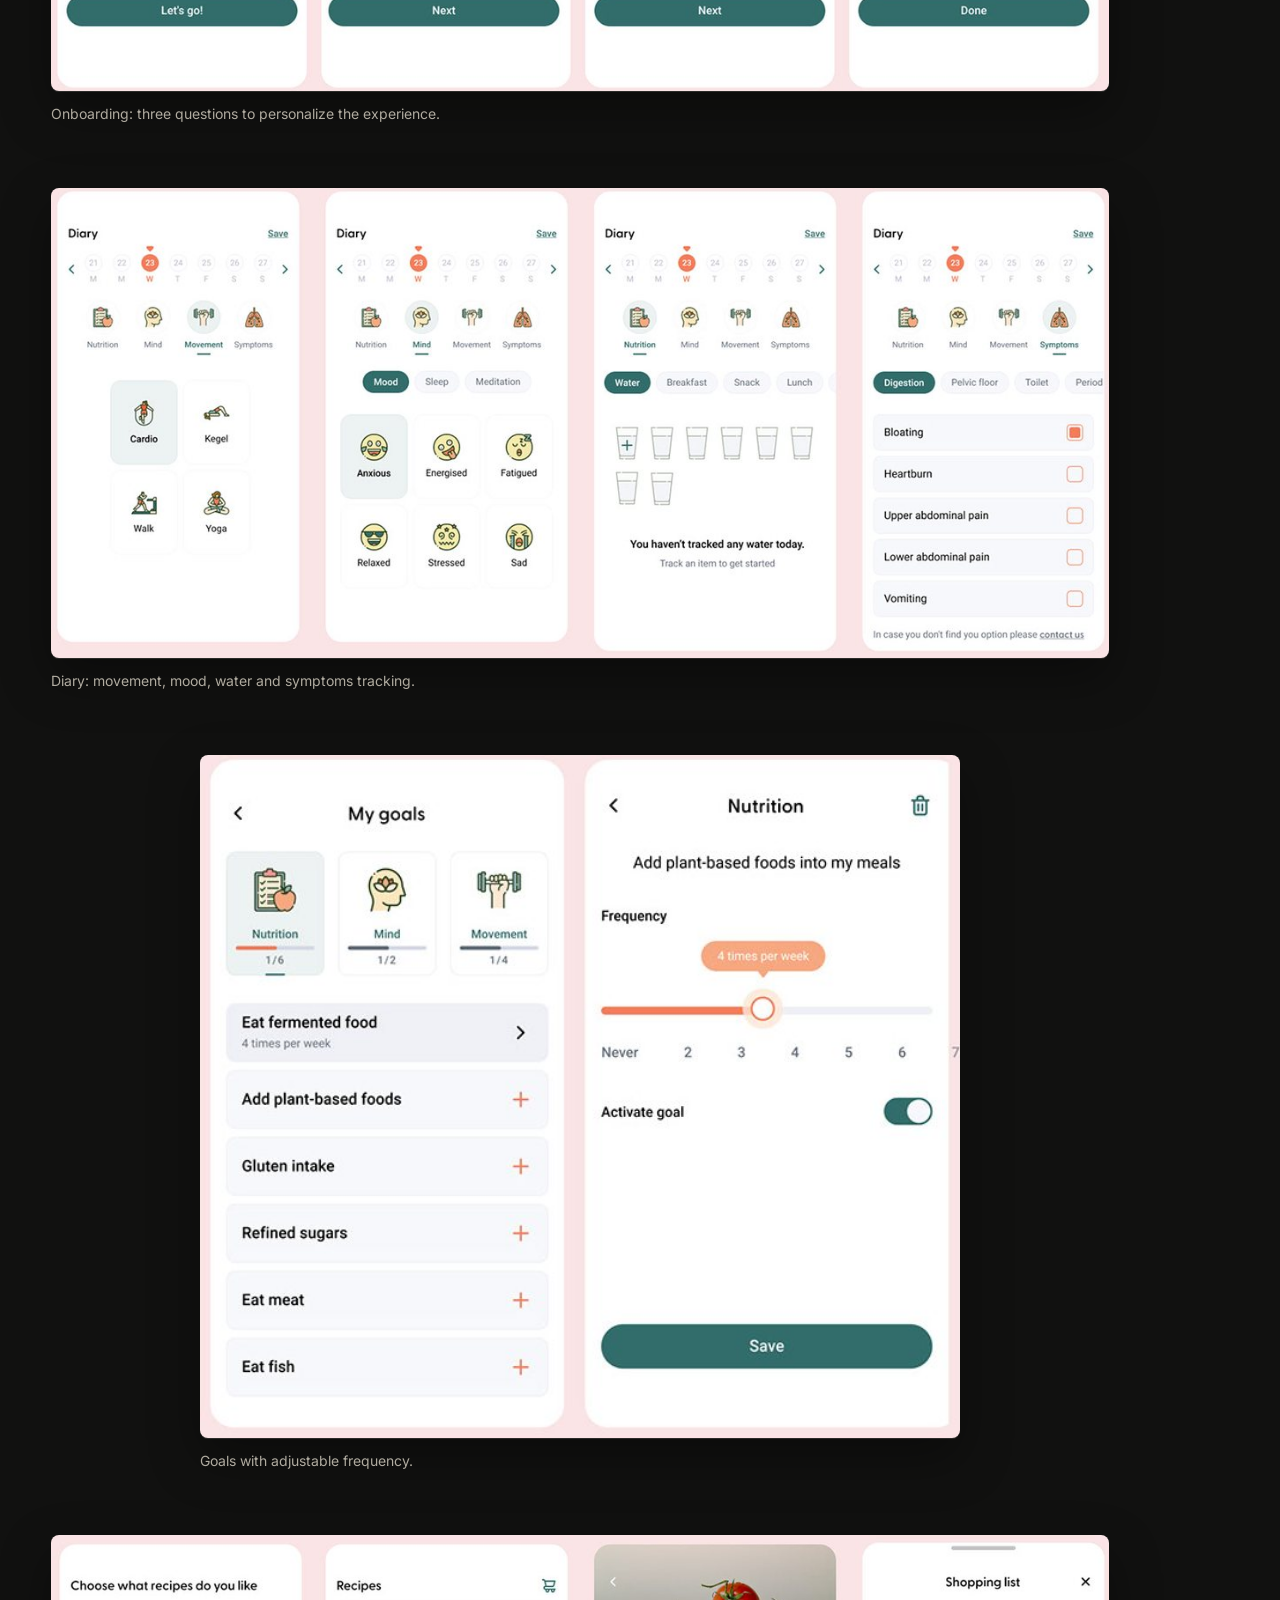
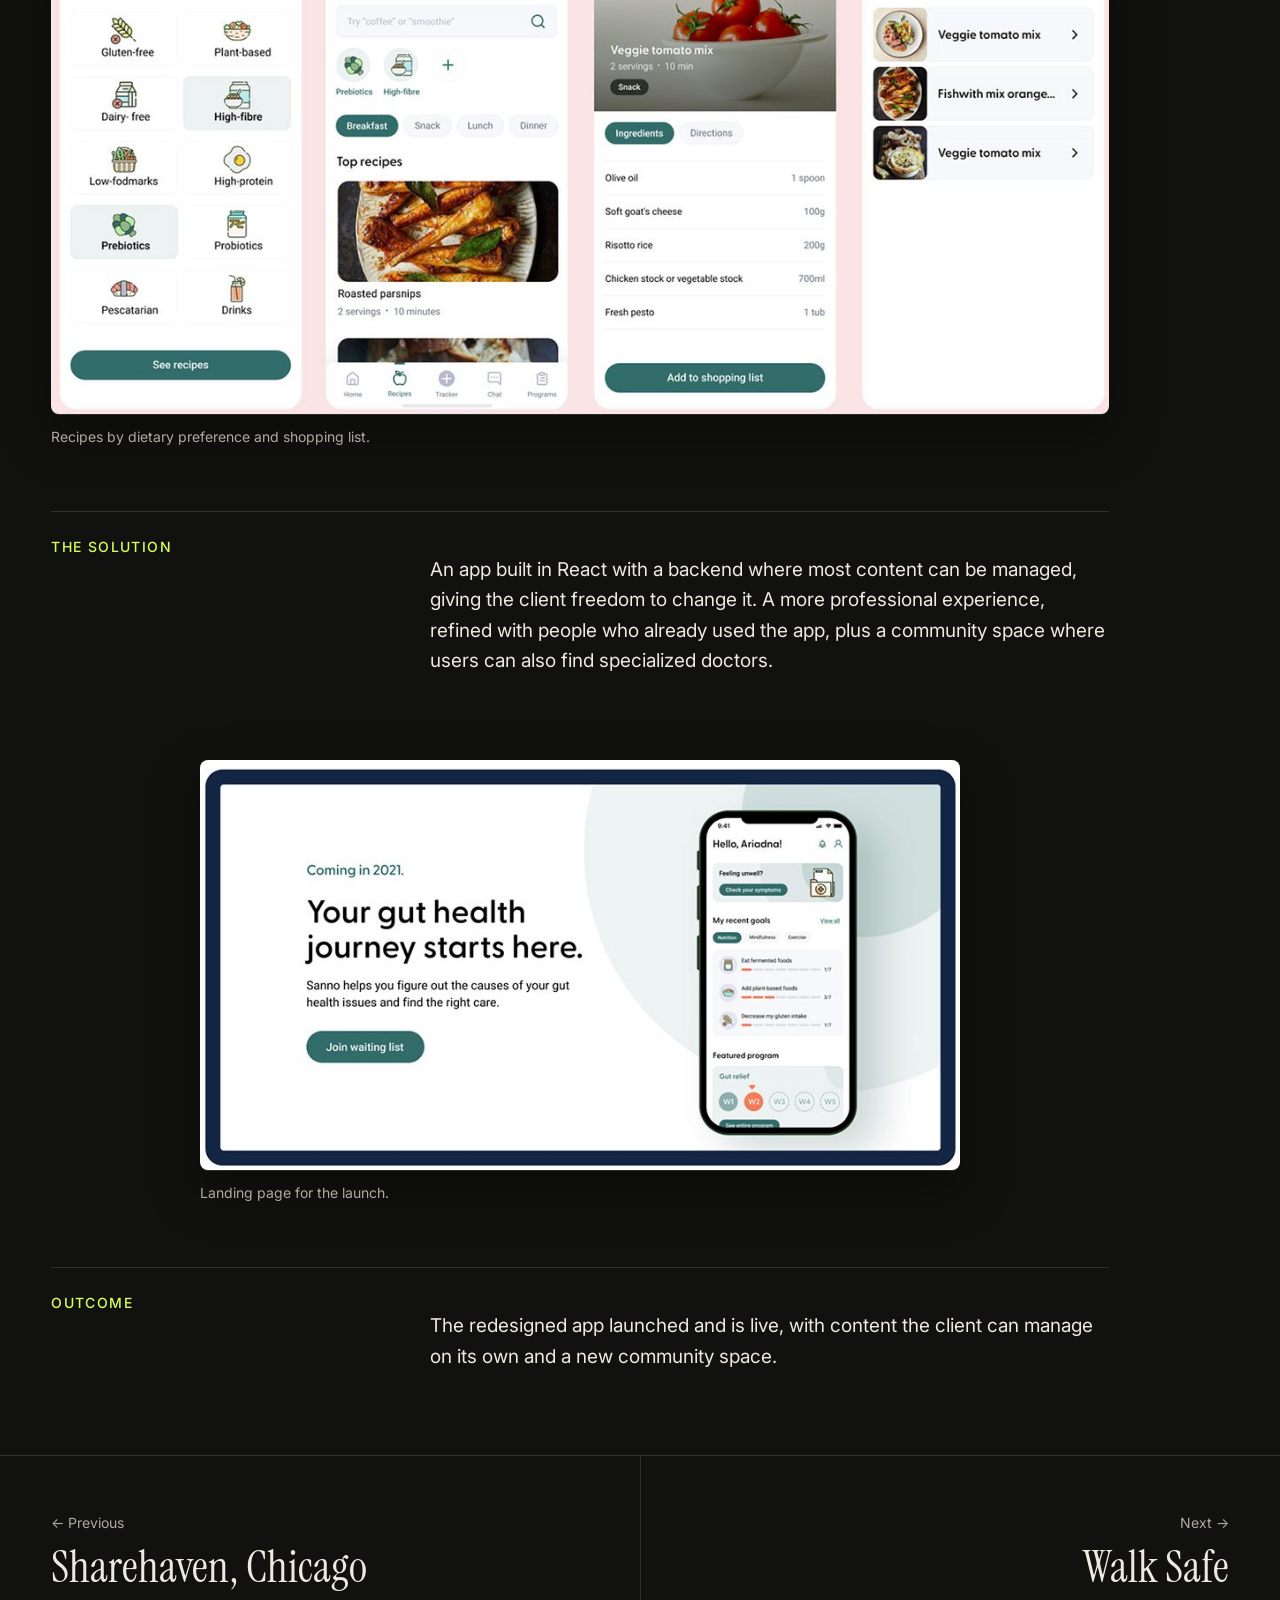
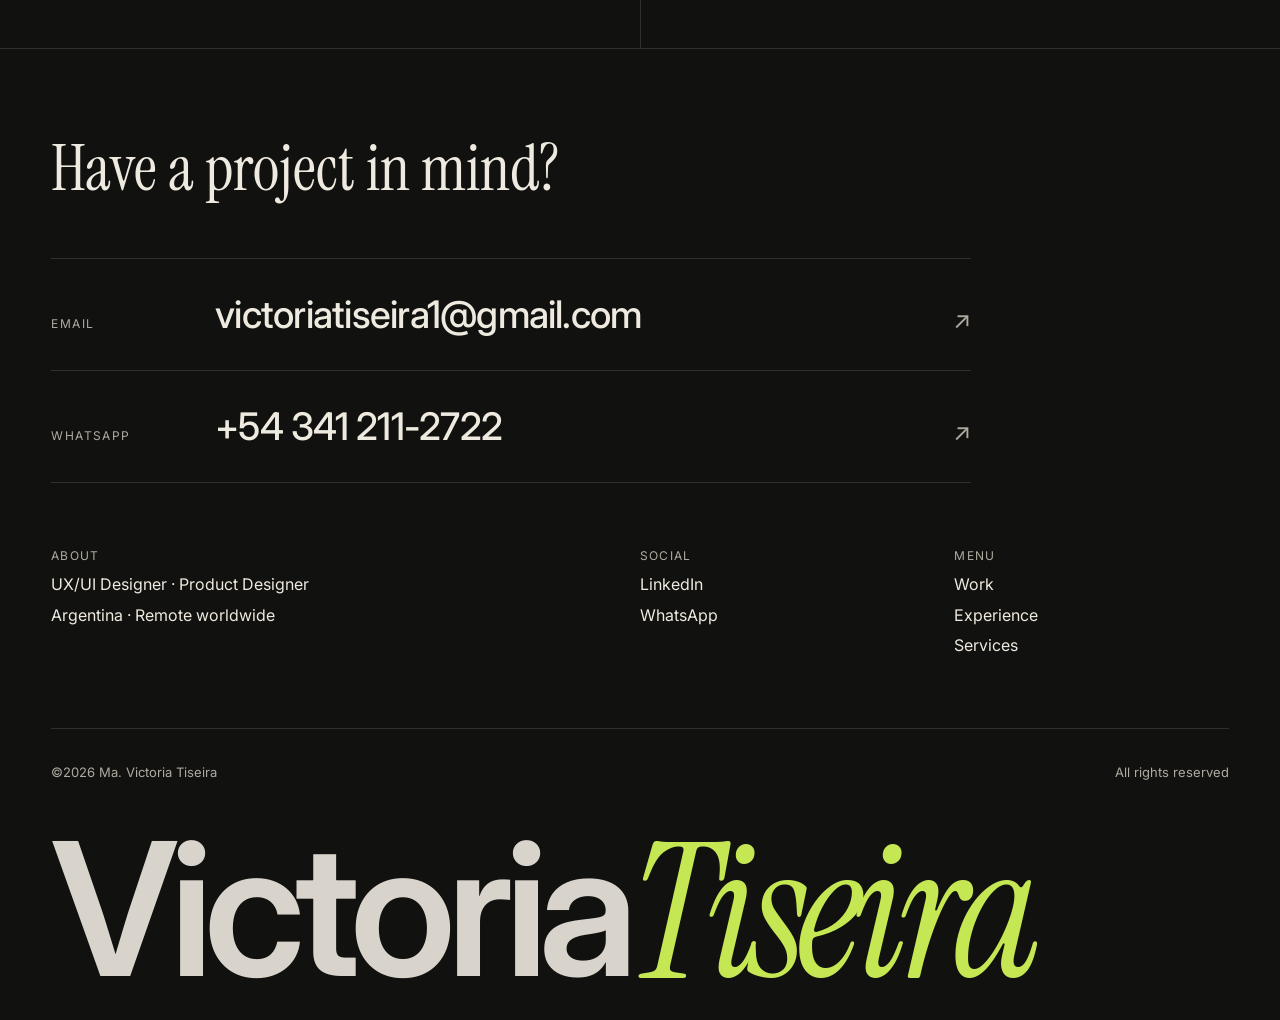
<file: proyectos/sanno.html>
<!DOCTYPE html>
<html lang="en" data-lang="en">
<head>
  <meta charset="UTF-8">
  <meta name="viewport" content="width=device-width, initial-scale=1.0, viewport-fit=cover">
  <title data-en="Sanno | Ma. Victoria Tiseira" data-es="Sanno | Ma. Victoria Tiseira">Sanno | Ma. Victoria Tiseira</title>
  <meta name="description" content="Redesign of a gut-health app that helps people find the causes of their symptoms and the right care through programs, coaching and personalized recommendations.">
  <meta name="author" content="Ma. Victoria Tiseira">
  <link rel="canonical" href="https://victoriatiseira.com/proyectos/sanno.html">
  <meta name="theme-color" content="#111110">
  <meta property="og:type" content="website">
  <meta property="og:title" content="Sanno | Ma. Victoria Tiseira">
  <meta property="og:description" content="Redesign of a gut-health app that helps people find the causes of their symptoms and the right care through programs, coaching and personalized recommendations.">
  <meta property="og:url" content="https://victoriatiseira.com/proyectos/sanno.html">
  <meta property="og:site_name" content="Ma. Victoria Tiseira">
  <meta property="og:image" content="https://victoriatiseira.com/img/proyectos/sanno/cover.jpg">
  <meta property="og:image:width" content="1600">
  <meta property="og:image:height" content="1200">
  <meta name="twitter:image" content="https://victoriatiseira.com/img/proyectos/sanno/cover.jpg">
  <meta name="twitter:card" content="summary_large_image">
  <link rel="icon" type="image/svg+xml" href="../favicon.svg">
  <link rel="preconnect" href="https://fonts.googleapis.com">
  <link rel="preconnect" href="https://fonts.gstatic.com" crossorigin>
  <link href="https://fonts.googleapis.com/css2?family=Instrument+Serif:ital@0;1&family=Inter:wght@400;500;600&display=swap" rel="stylesheet">
  <link rel="stylesheet" href="../assets/style.css">
  <script>(function(){var l=null;try{l=new URLSearchParams(location.search).get("lang")||localStorage.getItem("lang")}catch(e){}if(l!=="es"&&l!=="en"){var n=(navigator.languages&&navigator.languages[0])||navigator.language||"en";l=/^es/i.test(n)?"es":"en"}document.documentElement.dataset.lang=l;document.documentElement.lang=l})();</script>
</head>
<body>

  <header class="nav" id="nav">
    <a class="nav__brand" href="../index.html">Victoria <em>Tiseira</em></a>
    <nav class="nav__links" aria-label="Main navigation">
      <a href="../index.html#work"><span class="en">Work</span><span class="es">Trabajos</span></a>
      <a href="../index.html#experience"><span class="en">Experience</span><span class="es">Experiencia</span></a>
      <a href="../index.html#services"><span class="en">Services</span><span class="es">Servicios</span></a>
    </nav>
    <div class="nav__right">
      <div class="lang" role="group" aria-label="Language">
        <button type="button" data-set-lang="en" aria-pressed="true">EN</button>
        <button type="button" data-set-lang="es" aria-pressed="false">ES</button>
      </div>
      <a class="nav__cta" href="#contact"><span class="dot"></span><span class="en">Get in touch</span><span class="es">Contacto</span></a>
      <button class="nav__burger" id="navBurger" type="button" aria-label="Menu" aria-expanded="false" aria-controls="mobileMenu"><span></span><span></span></button>
    </div>
  </header>
  <div class="mnav" id="mobileMenu" aria-hidden="true">
    <a href="../index.html#work"><i>01</i><span class="en">Work</span><span class="es">Trabajos</span></a>
    <a href="../index.html#experience"><i>02</i><span class="en">Experience</span><span class="es">Experiencia</span></a>
    <a href="../index.html#services"><i>03</i><span class="en">Services</span><span class="es">Servicios</span></a>
    <a href="#contact"><i>04</i><span class="en">Get in touch</span><span class="es">Contacto</span></a>
  </div>

  <main id="top" class="case">
    <header class="case__hero">
      <a class="case__back" href="../index.html#all-work">← <span class="en">Projects</span><span class="es">Proyectos</span></a>
      <p class="eyebrow"><span>10</span><span><span class="en">Health app · UX/UI</span><span class="es">App de salud · UX/UI</span> · 2021</span></p>
      <h1 class="case__title"><span class="en">Sanno</span><span class="es">Sanno</span></h1>
      <p class="en case__lead">Redesign of a gut-health app that helps people find the causes of their symptoms and the right care through programs, coaching and personalized recommendations.</p><p class="es case__lead">Rediseño de una app de salud digestiva que ayuda a encontrar las causas de los síntomas y el cuidado adecuado mediante programas, coaching y recomendaciones personalizadas.</p>
      <dl class="case__meta"><div class="case__meta-item"><dt class="en">Status</dt><dt class="es">Estado</dt><dd><span class="en">Launched · live</span><span class="es">Lanzado · en uso</span></dd></div><div class="case__meta-item"><dt class="en">Role</dt><dt class="es">Rol</dt><dd><span class="en">UX/UI Designer</span><span class="es">UX/UI Designer</span></dd></div><div class="case__meta-item"><dt class="en">Tools</dt><dt class="es">Herramientas</dt><dd>Figma, Illustrator</dd></div><div class="case__meta-item"><dt class="en">Platform</dt><dt class="es">Plataforma</dt><dd><span class="en">Mobile app</span><span class="es">App mobile</span></dd></div></dl>
    </header>
    <figure class="case__cover"><img src="../img/proyectos/sanno/cover.jpg" alt="Sanno" width="1600" height="1200" decoding="async"></figure>
    <section class="case__body"><div class="case__block" data-reveal><h2 class="en case__h">The project</h2><h2 class="es case__h">El proyecto</h2><div><p class="en case__p">Sanno is an app for people with gut health issues. It offers a toolkit of virtual coaching and personalized recommendations to strengthen the microbiome, with no pills or restrictive diets.</p><p class="es case__p">Sanno es una app para personas con problemas de salud digestiva. Ofrece herramientas de coaching virtual y recomendaciones personalizadas para fortalecer el microbioma, sin pastillas ni dietas restrictivas.</p></div></div>
        <div class="case__block" data-reveal><h2 class="en case__h">The challenge</h2><h2 class="es case__h">El desafío</h2><div><p class="en case__p">Redesign the mobile app so users could find more features related to their gut issues, and solutions through programs with health professionals, recipes, meditation and yoga, among others.</p><p class="es case__p">Rediseñar la app mobile para que los usuarios encuentren más funcionalidades relacionadas con sus problemas digestivos y soluciones a través de programas con profesionales de la salud, recetas, meditación y yoga, entre otros.</p></div></div>
        <div class="case__wide" data-reveal><h2 class="en case__h">Benchmark</h2><h2 class="es case__h">Benchmark</h2><div class="tbl-wrap"><table class="tbl"><thead><tr><td></td><th scope="col">Cara Care</th><th scope="col">MyFitnessPal</th></tr></thead><tbody><tr><th scope="row"><span class="en">Symptoms tracker</span><span class="es">Registro de síntomas</span></th><td><span class=yes aria-label=Yes>✓</span></td><td><span class=no aria-label=No>✕</span></td></tr><tr><th scope="row"><span class="en">Food tracker</span><span class="es">Registro de comidas</span></th><td><span class=yes aria-label=Yes>✓</span></td><td><span class=yes aria-label=Yes>✓</span></td></tr><tr><th scope="row"><span class="en">Mental health</span><span class="es">Salud mental</span></th><td><span class=yes aria-label=Yes>✓</span></td><td><span class=no aria-label=No>✕</span></td></tr><tr><th scope="row"><span class="en">Community</span><span class="es">Comunidad</span></th><td><span class=no aria-label=No>✕</span></td><td><span class=no aria-label=No>✕</span></td></tr><tr><th scope="row"><span class="en">Chat with experts</span><span class="es">Chat con expertos</span></th><td><span class=no aria-label=No>✕</span></td><td><span class=yes aria-label=Yes>✓</span></td></tr><tr><th scope="row"><span class="en">Recipes</span><span class="es">Recetas</span></th><td><span class=yes aria-label=Yes>✓</span></td><td><span class=no aria-label=No>✕</span></td></tr><tr><th scope="row"><span class="en">Programs</span><span class="es">Programas</span></th><td><span class=yes aria-label=Yes>✓</span></td><td><span class=yes aria-label=Yes>✓</span></td></tr><tr><th scope="row"><span class="en">Guided audio</span><span class="es">Audio guiado</span></th><td><span class=no aria-label=No>✕</span></td><td><span class=yes aria-label=Yes>✓</span></td></tr></tbody></table></div><p class="en case__note">Neither competitor offered a community, which became an opportunity for Sanno.</p><p class="es case__note">Ninguno de los dos tenía comunidad, y eso se convirtió en una oportunidad para Sanno.</p></div>
        <blockquote class="case__quote" data-reveal><p class="en">“I can't see my food history and select the foods I ate last week. I tend to repeat a lot of meals and have to type them again every week.”</p><p class="es">“No puedo ver mi historial y elegir lo que comí la semana pasada. Repito muchas comidas y tengo que escribirlas de nuevo cada semana.”</p><cite><span class="en">Pain point from user interviews</span><span class="es">Dolor detectado en entrevistas</span></cite></blockquote>
        <figure class="shot shot--narrow"><img src="../img/proyectos/sanno/s-architecture.jpg" alt="Information architecture: onboarding, home, recipes, tracker (mind, nutrition, movement, symptoms), chat and programs." width="1170" height="1150" loading="lazy" decoding="async"><figcaption><span class="en">Information architecture: onboarding, home, recipes, tracker (mind, nutrition, movement, symptoms), chat and programs.</span><span class="es">Arquitectura de información: onboarding, inicio, recetas, tracker (mente, nutrición, movimiento, síntomas), chat y programas.</span></figcaption></figure>
        <figure class="shot shot--wide"><img src="../img/proyectos/sanno/s-wireframes.jpg" alt="Wireframes of the daily diary." width="1200" height="492" loading="lazy" decoding="async"><figcaption><span class="en">Wireframes of the daily diary.</span><span class="es">Wireframes del diario.</span></figcaption></figure>
        <figure class="shot shot--wide"><img src="../img/proyectos/sanno/s-onboarding.jpg" alt="Onboarding: three questions to personalize the experience." width="1200" height="545" loading="lazy" decoding="async"><figcaption><span class="en">Onboarding: three questions to personalize the experience.</span><span class="es">Onboarding: tres preguntas para personalizar la experiencia.</span></figcaption></figure>
        <figure class="shot shot--wide"><img src="../img/proyectos/sanno/s-diary.jpg" alt="Diary: movement, mood, water and symptoms tracking." width="1200" height="534" loading="lazy" decoding="async"><figcaption><span class="en">Diary: movement, mood, water and symptoms tracking.</span><span class="es">Diario: registro de movimiento, ánimo, agua y síntomas.</span></figcaption></figure>
        <figure class="shot shot--narrow"><img src="../img/proyectos/sanno/s-goals.jpg" alt="Goals with adjustable frequency." width="635" height="570" loading="lazy" decoding="async"><figcaption><span class="en">Goals with adjustable frequency.</span><span class="es">Objetivos con frecuencia ajustable.</span></figcaption></figure>
        <figure class="shot shot--wide"><img src="../img/proyectos/sanno/s-recipes.jpg" alt="Recipes by dietary preference and shopping list." width="1200" height="544" loading="lazy" decoding="async"><figcaption><span class="en">Recipes by dietary preference and shopping list.</span><span class="es">Recetas según preferencias y lista de compras.</span></figcaption></figure>
        <div class="case__block" data-reveal><h2 class="en case__h">The solution</h2><h2 class="es case__h">La solución</h2><div><p class="en case__p">An app built in React with a backend where most content can be managed, giving the client freedom to change it. A more professional experience, refined with people who already used the app, plus a community space where users can also find specialized doctors.</p><p class="es case__p">Una app hecha en React con un backend desde donde se administra la mayor parte del contenido, para que el cliente pueda modificarlo. Una experiencia más profesional, ajustada con personas que ya usaban la app, y un espacio de comunidad donde también encontrar médicos especialistas.</p></div></div>
        <figure class="shot shot--narrow"><img src="../img/proyectos/sanno/s-landing.jpg" alt="Landing page for the launch." width="860" height="465" loading="lazy" decoding="async"><figcaption><span class="en">Landing page for the launch.</span><span class="es">Landing para el lanzamiento.</span></figcaption></figure>
        <div class="case__block" data-reveal><h2 class="en case__h">Outcome</h2><h2 class="es case__h">Resultado</h2><div><p class="en case__p">The redesigned app launched and is live, with content the client can manage on its own and a new community space.</p><p class="es case__p">La app rediseñada se lanzó y está en uso, con contenido que el cliente administra por su cuenta y un nuevo espacio de comunidad.</p></div></div>
    </section>
    <nav class="case__next" aria-label="More projects">
      <a href="sharehaven.html" class="case__nav case__nav--prev"><span>← <span class="en">Previous</span><span class="es">Anterior</span></span><strong><span class="en">Sharehaven, Chicago</span><span class="es">Sharehaven, Chicago</span></strong></a>
      <a href="walk-safe.html" class="case__nav case__nav--next"><span><span class="en">Next</span><span class="es">Siguiente</span> →</span><strong><span class="en">Walk Safe</span><span class="es">Walk Safe</span></strong></a>
    </nav>
  </main>

  <footer class="footer" id="contact">
    <p class="en footer__hook">Have a project in mind?</p><p class="es footer__hook">¿Tenés un proyecto en mente?</p>
    <div class="contact">
      <a class="contact__row" href="mailto:victoriatiseira1@gmail.com">
        <span class="contact__label">Email</span>
        <span class="contact__value">victoriatiseira1@gmail.com</span>
        <span class="contact__arrow" aria-hidden="true">↗</span>
      </a>
      <a class="contact__row" href="https://wa.me/5493412112722" target="_blank" rel="noopener">
        <span class="contact__label">WhatsApp</span>
        <span class="contact__value">+54 341 211-2722</span>
        <span class="contact__arrow" aria-hidden="true">↗</span>
      </a>
    </div>
    <div class="footer__grid">
      <div class="footer__col">
        <p class="en footer__col-title">About</p><p class="es footer__col-title">Sobre mí</p>
        <p>UX/UI Designer · Product Designer</p>
        <p class="en">Argentina · Remote worldwide</p><p class="es">Argentina · Remoto para todo el mundo</p>
      </div>
      <nav class="footer__col" aria-label="Social">
        <p class="en footer__col-title">Social</p><p class="es footer__col-title">Redes</p>
        <a href="https://www.linkedin.com/in/maria-victoria-tiseira/" target="_blank" rel="noopener">LinkedIn</a>
        <a href="https://wa.me/5493412112722" target="_blank" rel="noopener">WhatsApp</a>
      </nav>
      <nav class="footer__col" aria-label="Footer">
        <p class="en footer__col-title">Menu</p><p class="es footer__col-title">Menú</p>
        <a href="../index.html#work"><span class="en">Work</span><span class="es">Trabajos</span></a>
        <a href="../index.html#experience"><span class="en">Experience</span><span class="es">Experiencia</span></a>
        <a href="../index.html#services"><span class="en">Services</span><span class="es">Servicios</span></a>
      </nav>
    </div>
    <div class="footer__meta">
      <p>©<span data-year>2026</span> Ma. Victoria Tiseira</p>
      <p class="en">All rights reserved</p><p class="es">Todos los derechos reservados</p>
    </div>
    <span class="footer__giant" aria-hidden="true">Victoria<em>Tiseira</em></span>
  </footer>
  <script src="../assets/main.js"></script>
</body>
</html>
</file>
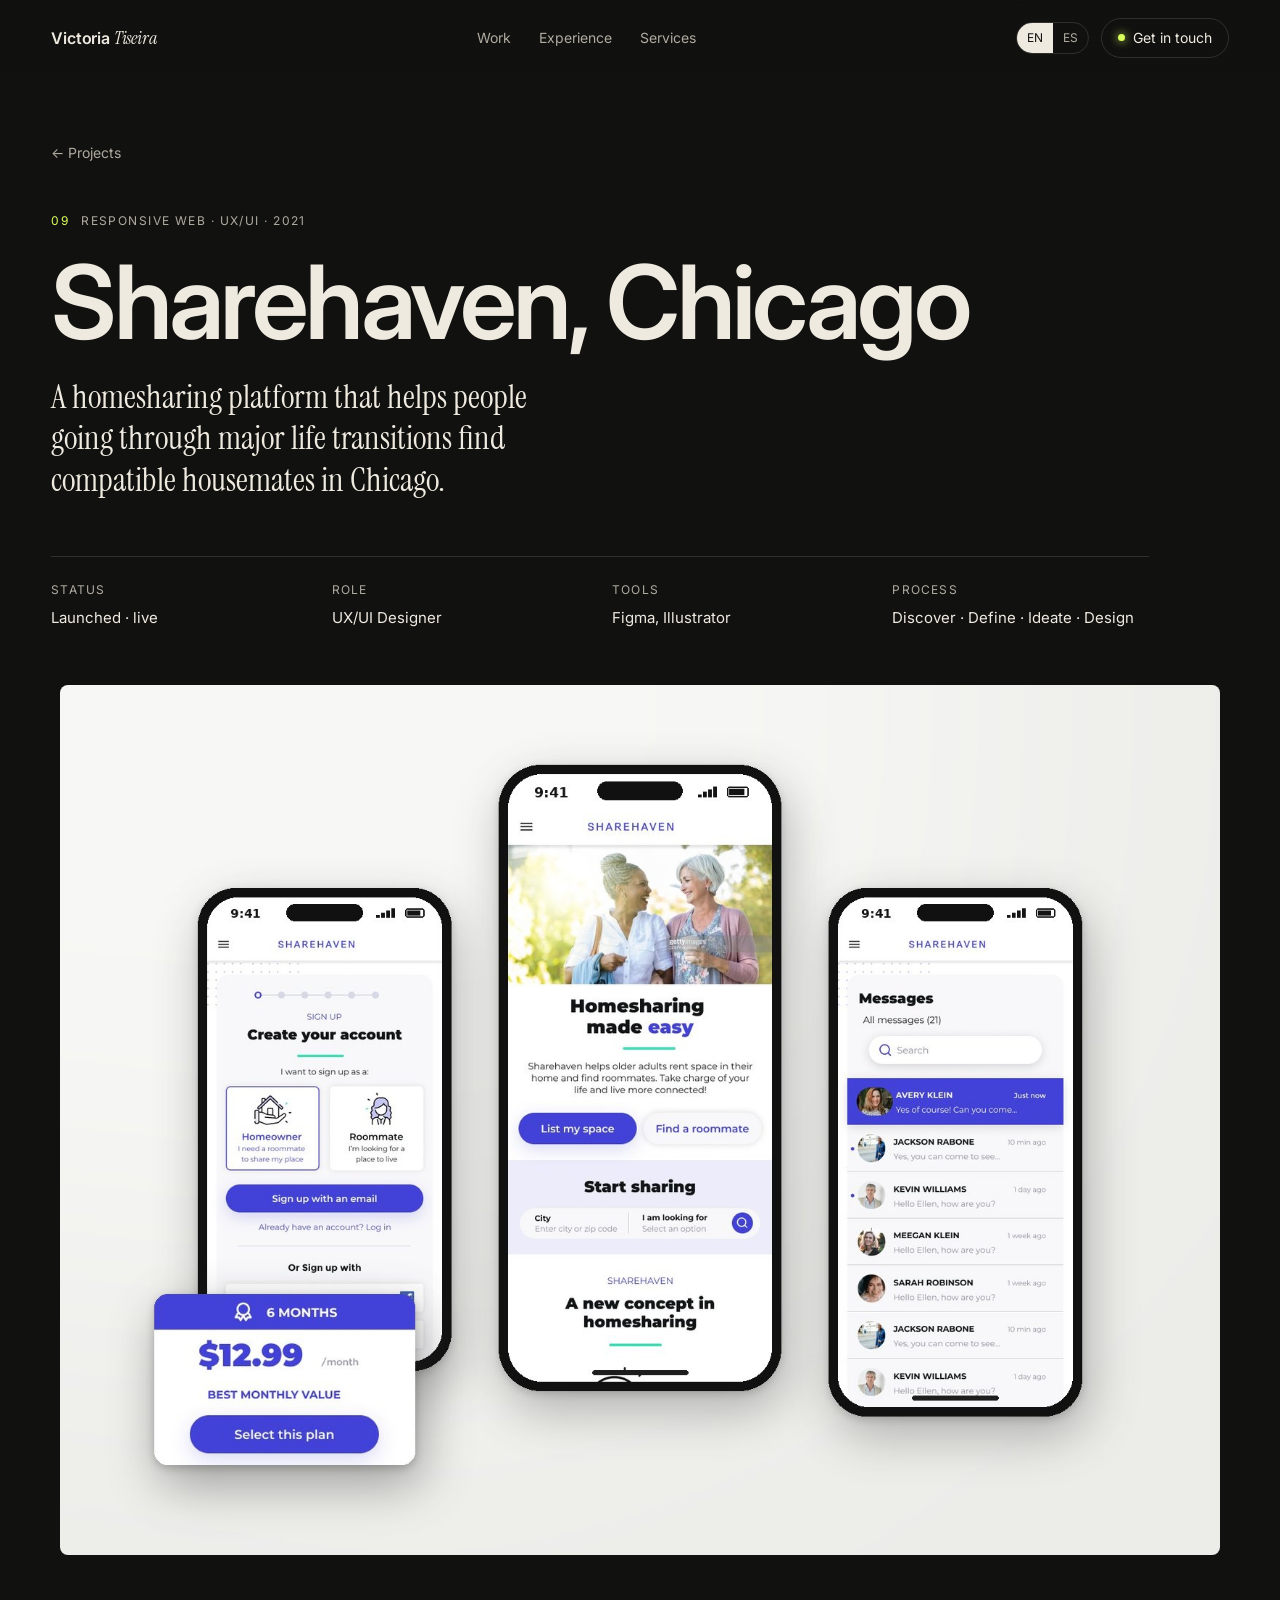
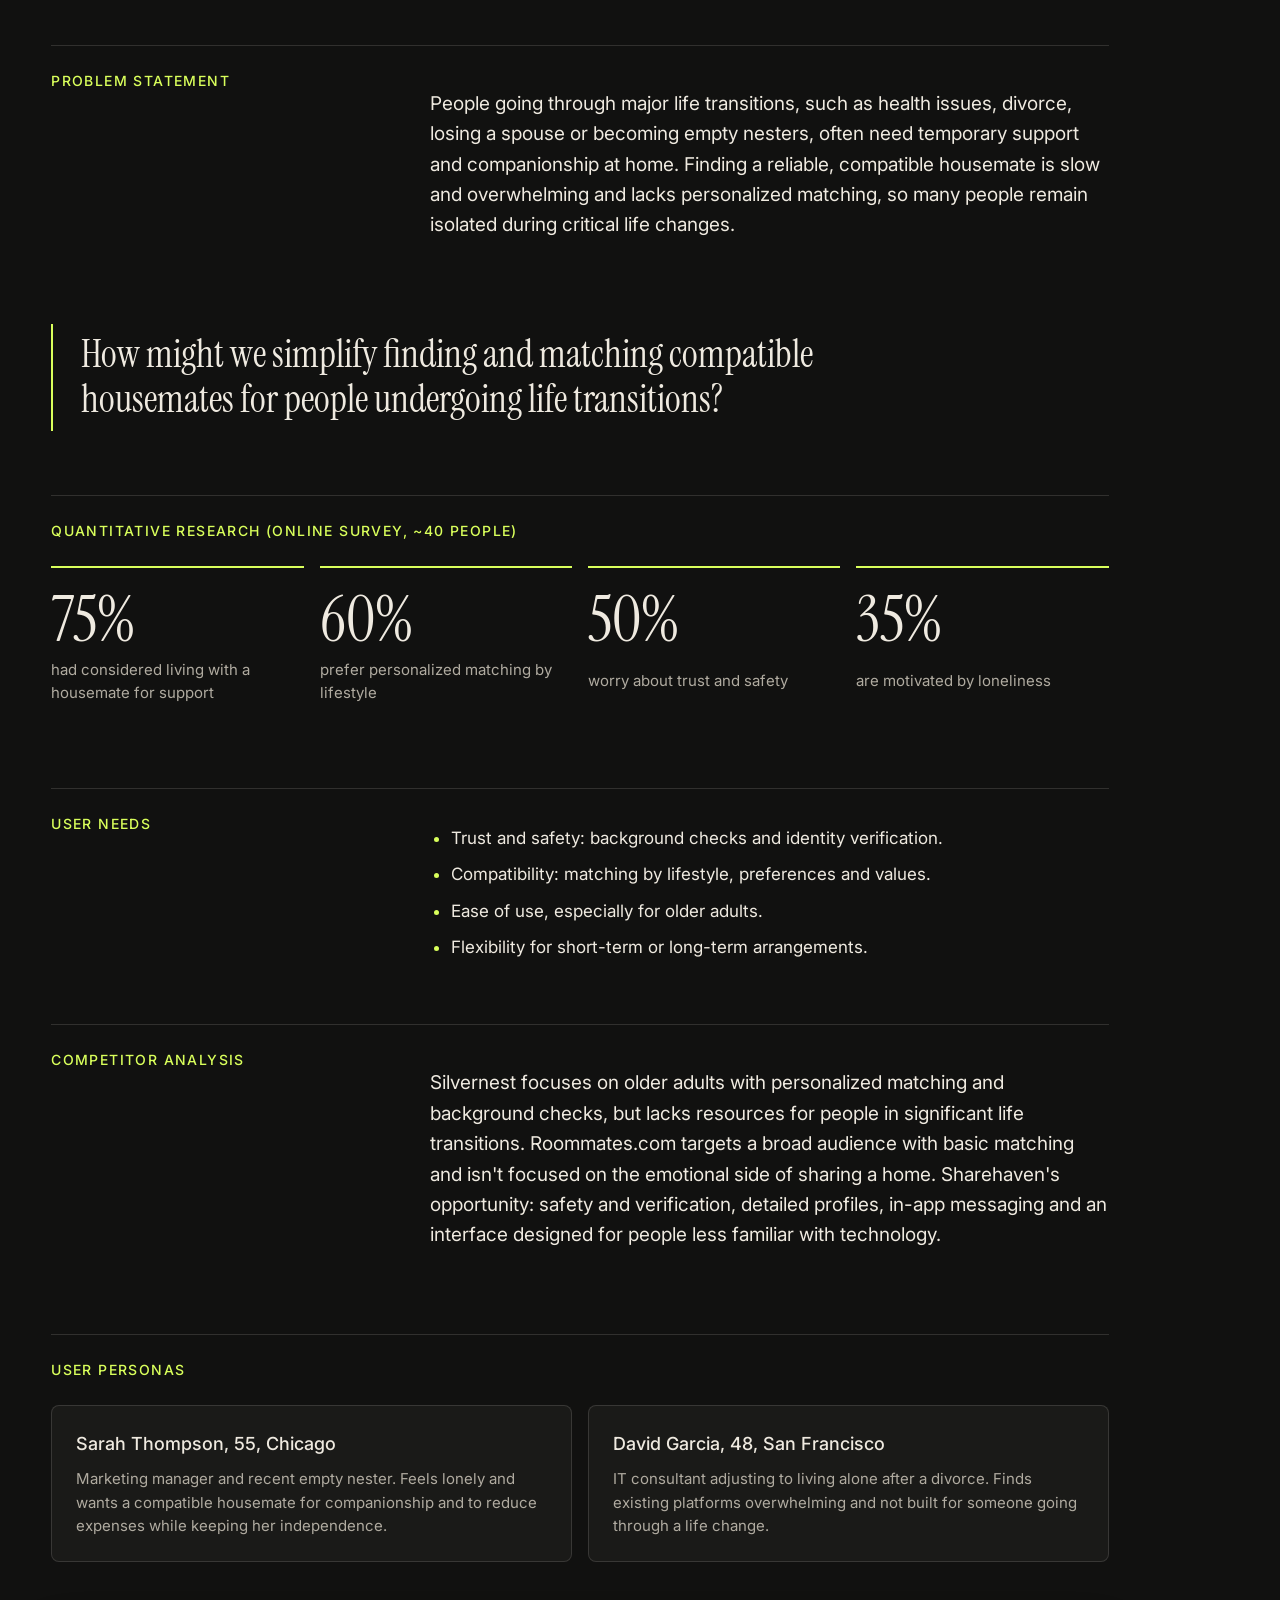
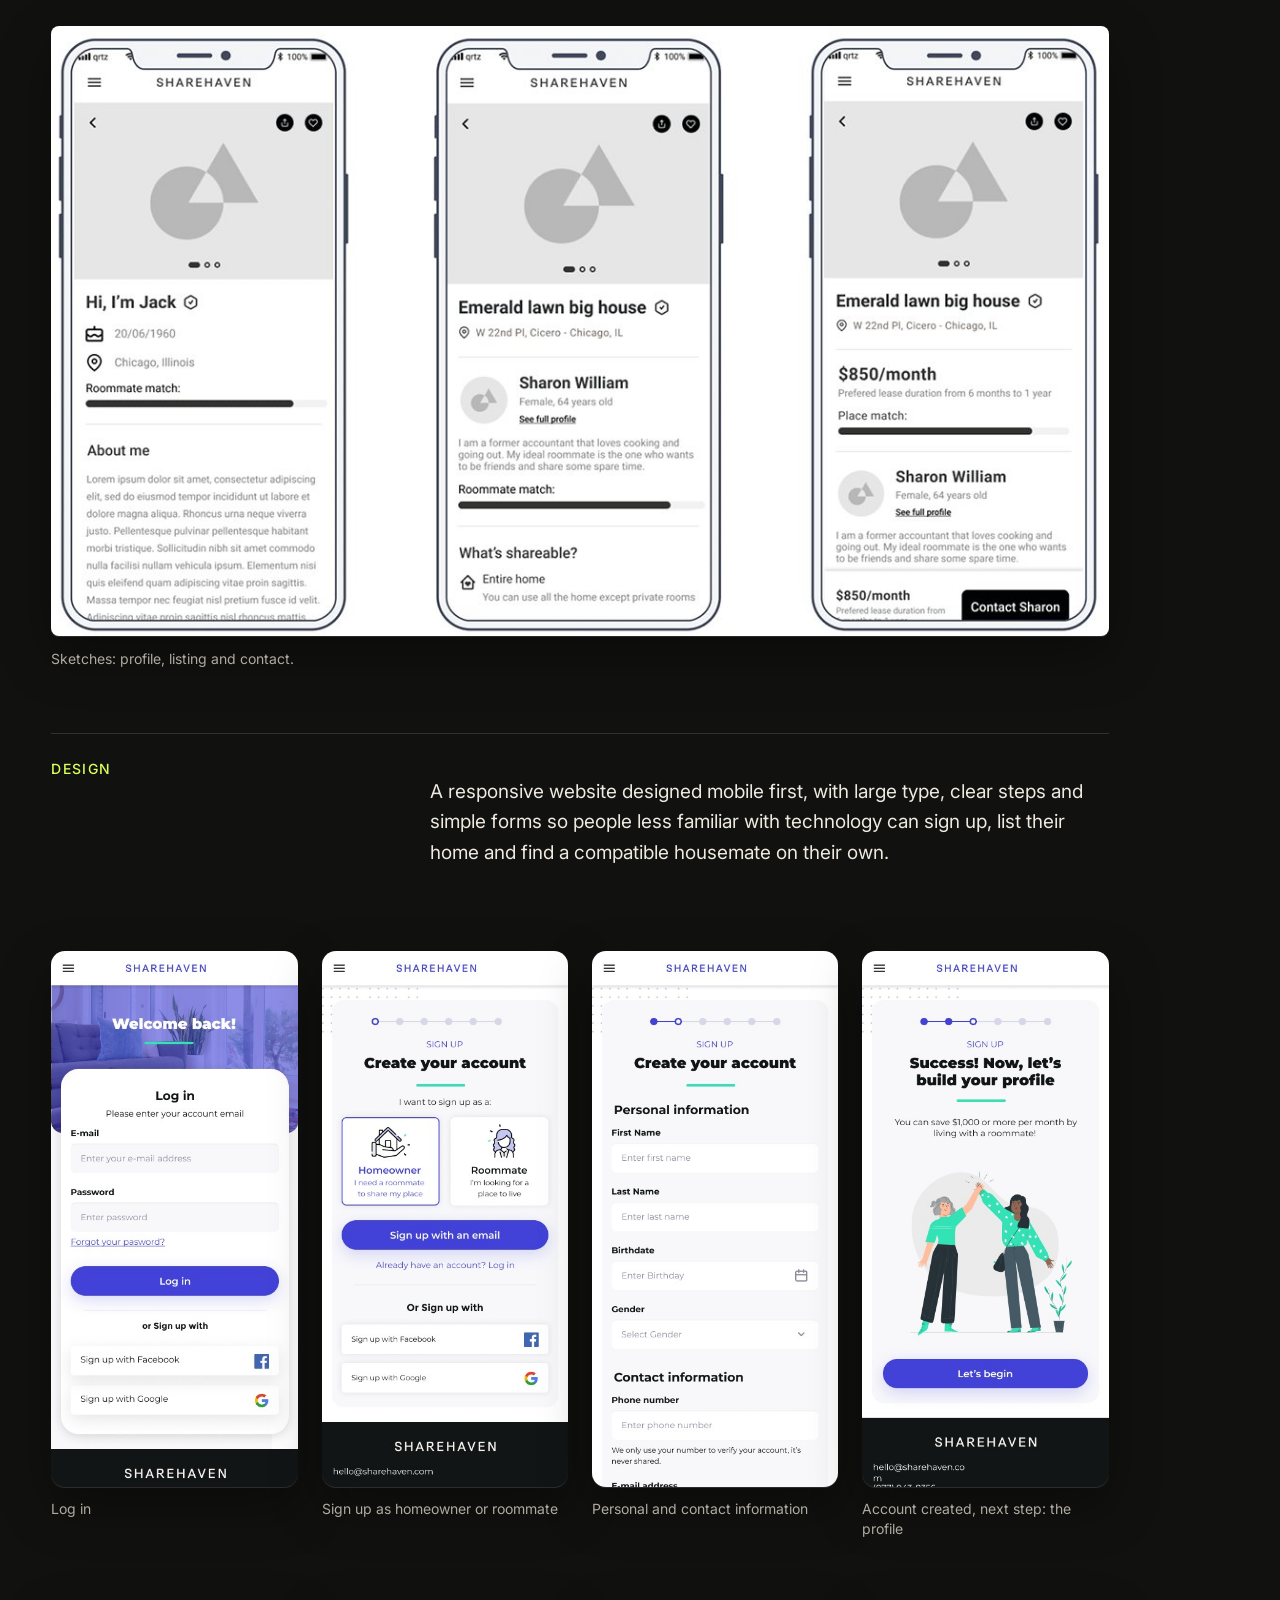
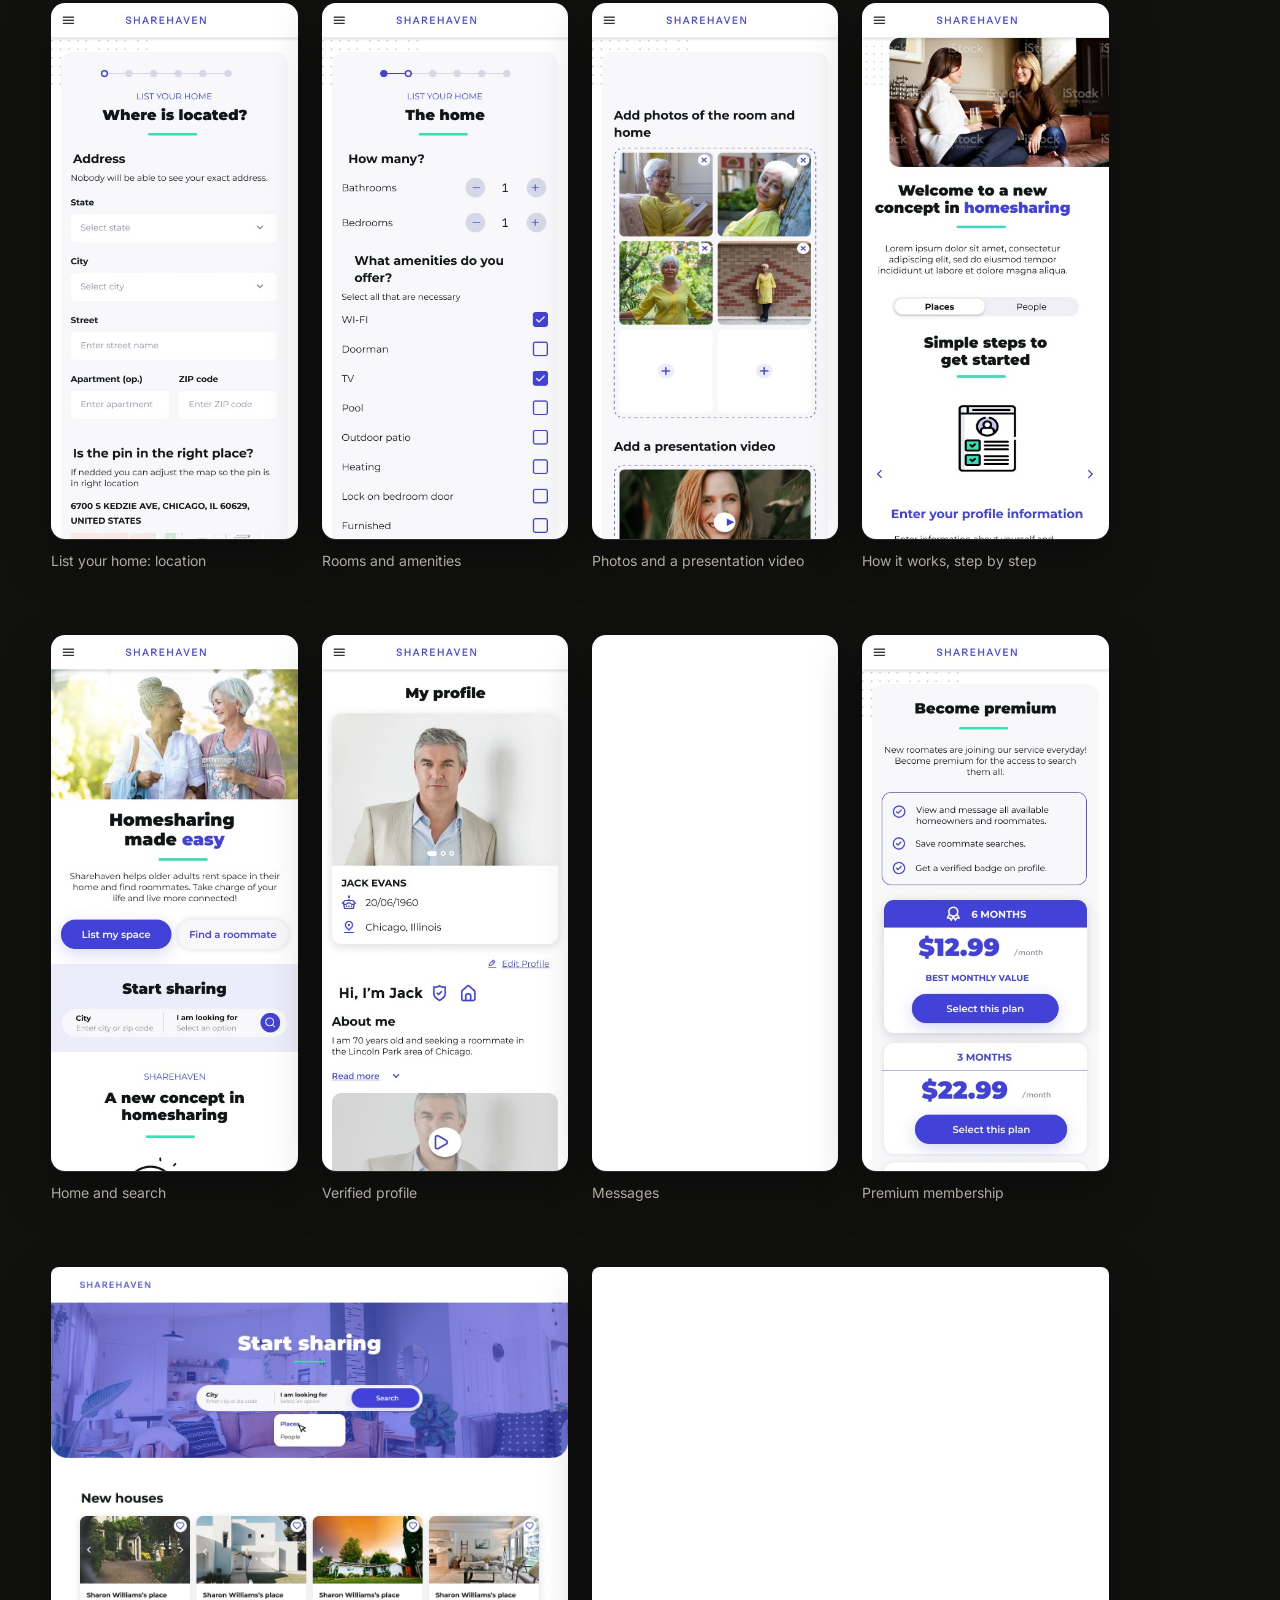
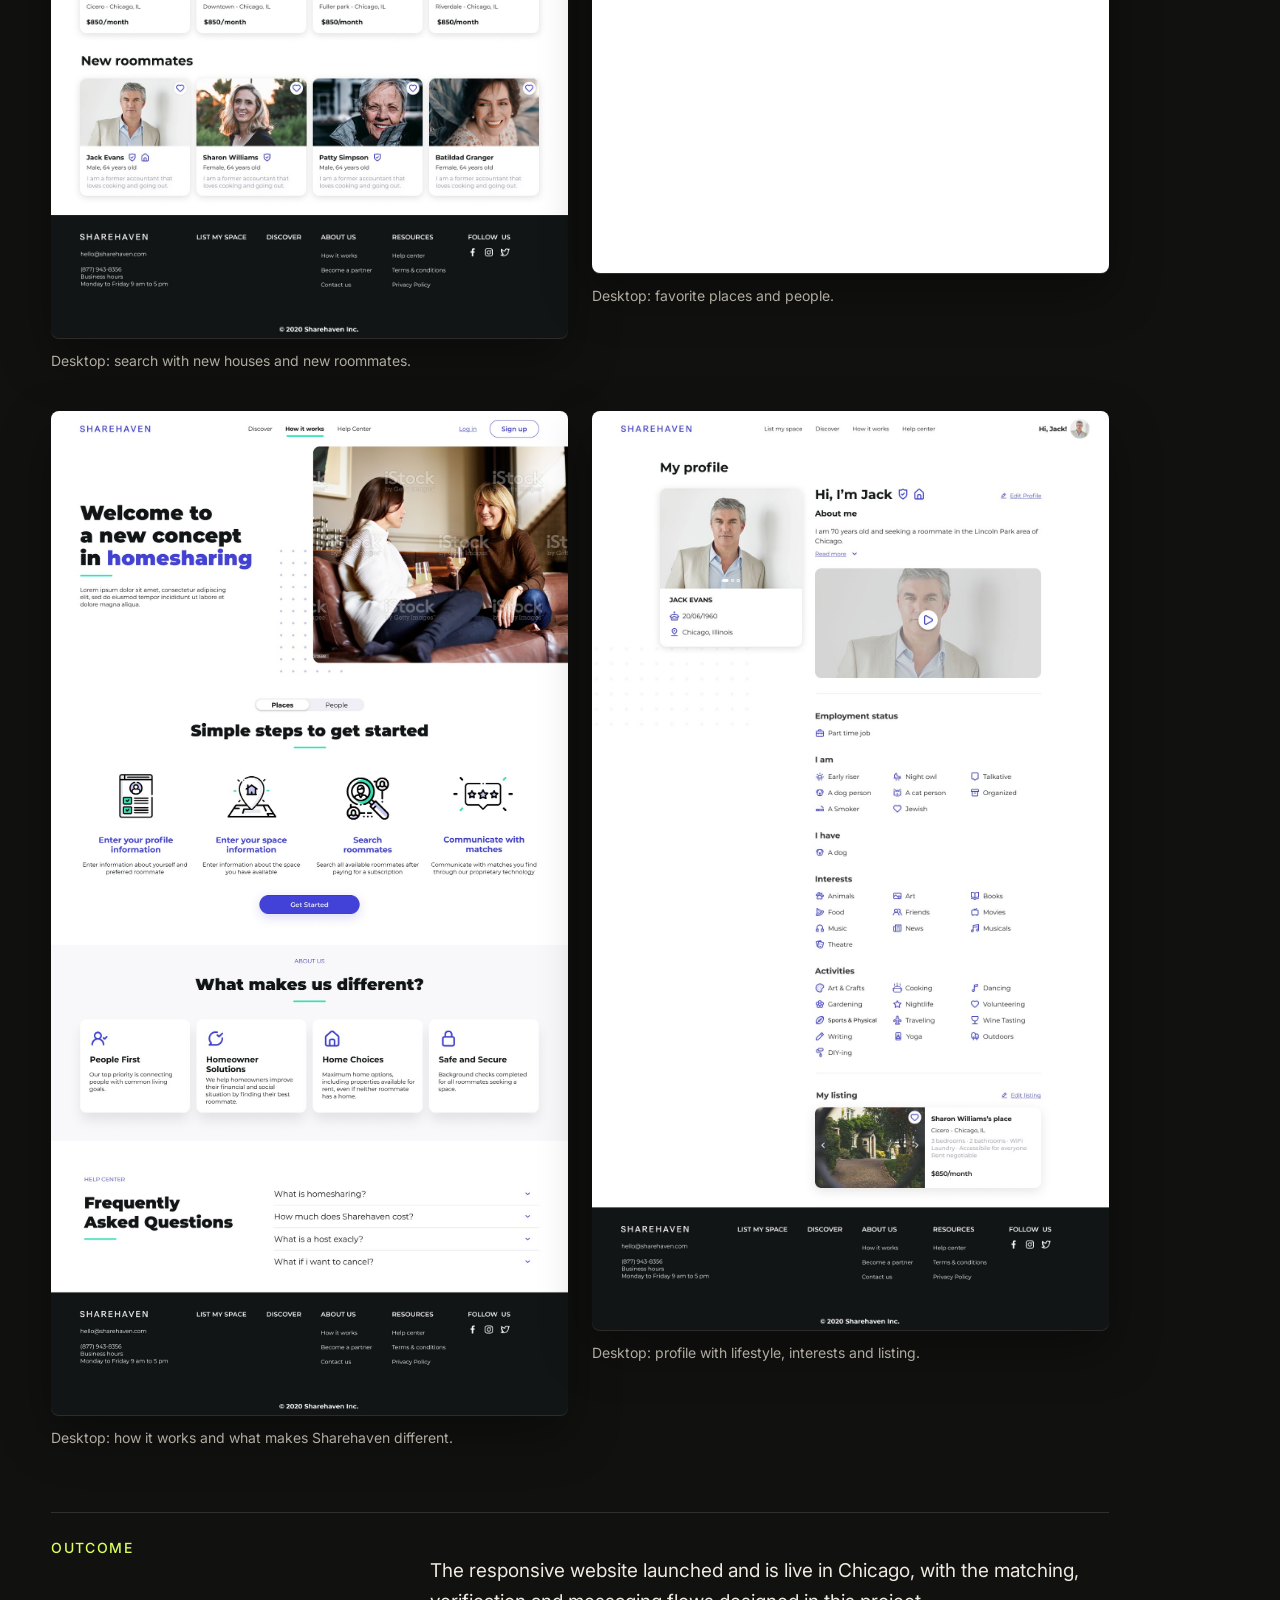
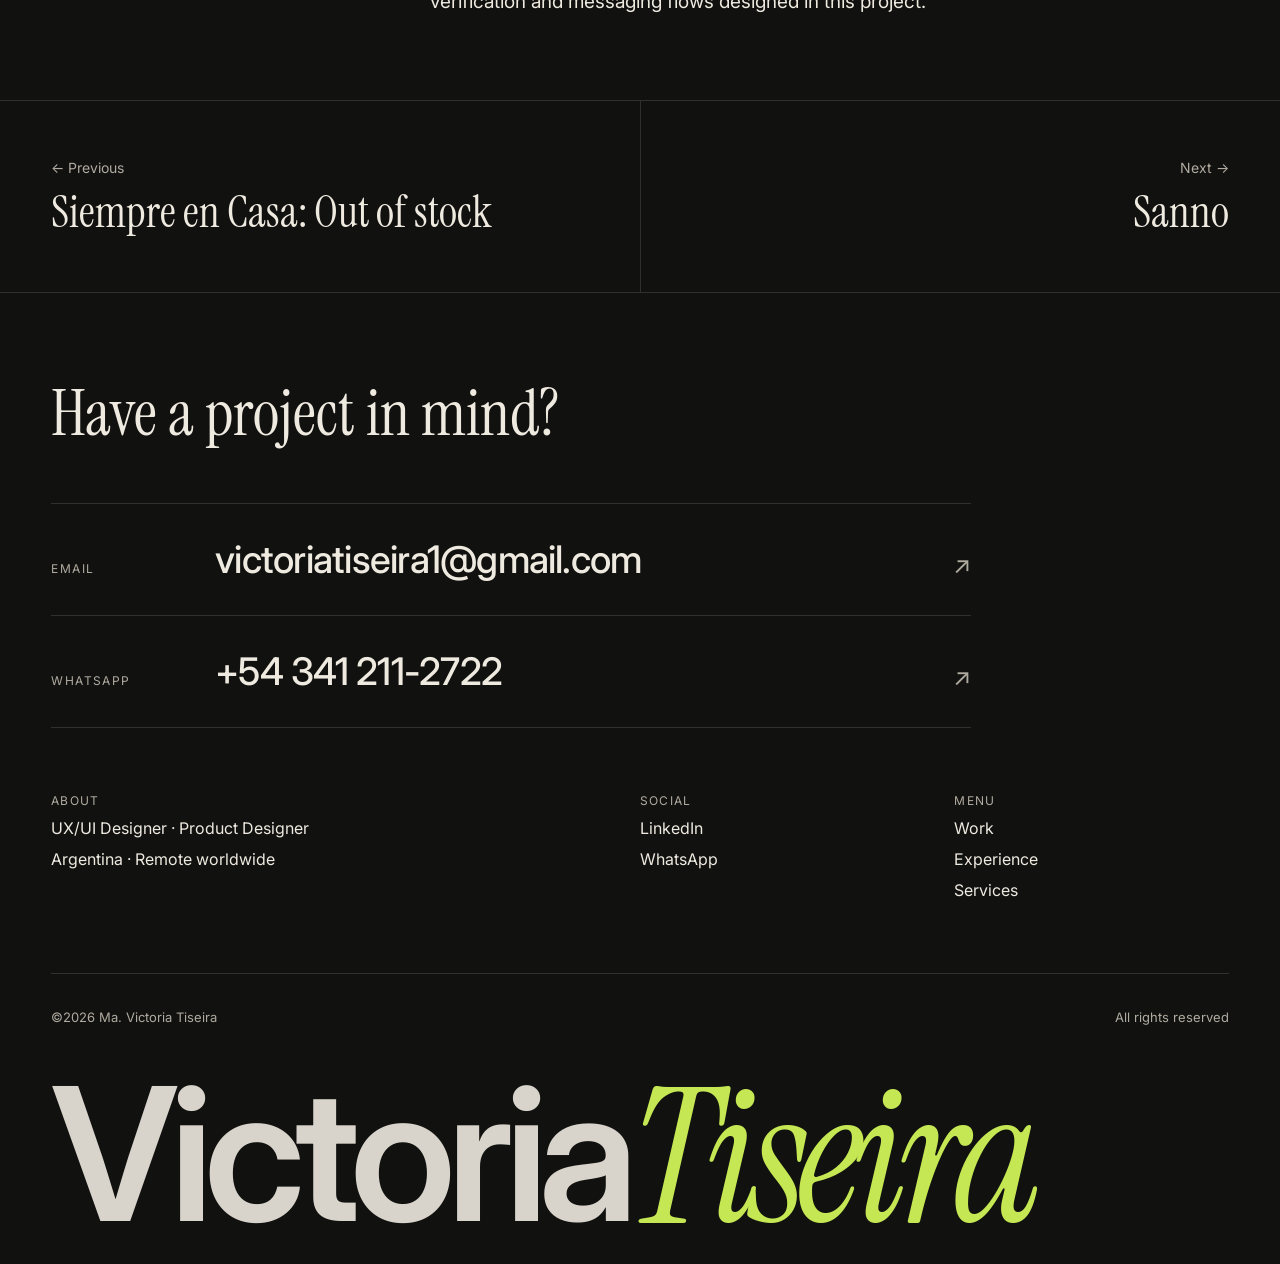
<file: proyectos/sharehaven.html>
<!DOCTYPE html>
<html lang="en" data-lang="en">
<head>
  <meta charset="UTF-8">
  <meta name="viewport" content="width=device-width, initial-scale=1.0, viewport-fit=cover">
  <title data-en="Sharehaven, Chicago | Ma. Victoria Tiseira" data-es="Sharehaven, Chicago | Ma. Victoria Tiseira">Sharehaven, Chicago | Ma. Victoria Tiseira</title>
  <meta name="description" content="A homesharing platform that helps people going through major life transitions find compatible housemates in Chicago.">
  <meta name="author" content="Ma. Victoria Tiseira">
  <link rel="canonical" href="https://victoriatiseira.com/proyectos/sharehaven.html">
  <meta name="theme-color" content="#111110">
  <meta property="og:type" content="website">
  <meta property="og:title" content="Sharehaven, Chicago | Ma. Victoria Tiseira">
  <meta property="og:description" content="A homesharing platform that helps people going through major life transitions find compatible housemates in Chicago.">
  <meta property="og:url" content="https://victoriatiseira.com/proyectos/sharehaven.html">
  <meta property="og:site_name" content="Ma. Victoria Tiseira">
  <meta property="og:image" content="https://victoriatiseira.com/img/proyectos/sharehaven/cover.jpg">
  <meta property="og:image:width" content="1600">
  <meta property="og:image:height" content="1200">
  <meta name="twitter:image" content="https://victoriatiseira.com/img/proyectos/sharehaven/cover.jpg">
  <meta name="twitter:card" content="summary_large_image">
  <link rel="icon" type="image/svg+xml" href="../favicon.svg">
  <link rel="preconnect" href="https://fonts.googleapis.com">
  <link rel="preconnect" href="https://fonts.gstatic.com" crossorigin>
  <link href="https://fonts.googleapis.com/css2?family=Instrument+Serif:ital@0;1&family=Inter:wght@400;500;600&display=swap" rel="stylesheet">
  <link rel="stylesheet" href="../assets/style.css">
  <script>(function(){var l=null;try{l=new URLSearchParams(location.search).get("lang")||localStorage.getItem("lang")}catch(e){}if(l!=="es"&&l!=="en"){var n=(navigator.languages&&navigator.languages[0])||navigator.language||"en";l=/^es/i.test(n)?"es":"en"}document.documentElement.dataset.lang=l;document.documentElement.lang=l})();</script>
</head>
<body>

  <header class="nav" id="nav">
    <a class="nav__brand" href="../index.html">Victoria <em>Tiseira</em></a>
    <nav class="nav__links" aria-label="Main navigation">
      <a href="../index.html#work"><span class="en">Work</span><span class="es">Trabajos</span></a>
      <a href="../index.html#experience"><span class="en">Experience</span><span class="es">Experiencia</span></a>
      <a href="../index.html#services"><span class="en">Services</span><span class="es">Servicios</span></a>
    </nav>
    <div class="nav__right">
      <div class="lang" role="group" aria-label="Language">
        <button type="button" data-set-lang="en" aria-pressed="true">EN</button>
        <button type="button" data-set-lang="es" aria-pressed="false">ES</button>
      </div>
      <a class="nav__cta" href="#contact"><span class="dot"></span><span class="en">Get in touch</span><span class="es">Contacto</span></a>
      <button class="nav__burger" id="navBurger" type="button" aria-label="Menu" aria-expanded="false" aria-controls="mobileMenu"><span></span><span></span></button>
    </div>
  </header>
  <div class="mnav" id="mobileMenu" aria-hidden="true">
    <a href="../index.html#work"><i>01</i><span class="en">Work</span><span class="es">Trabajos</span></a>
    <a href="../index.html#experience"><i>02</i><span class="en">Experience</span><span class="es">Experiencia</span></a>
    <a href="../index.html#services"><i>03</i><span class="en">Services</span><span class="es">Servicios</span></a>
    <a href="#contact"><i>04</i><span class="en">Get in touch</span><span class="es">Contacto</span></a>
  </div>

  <main id="top" class="case">
    <header class="case__hero">
      <a class="case__back" href="../index.html#all-work">← <span class="en">Projects</span><span class="es">Proyectos</span></a>
      <p class="eyebrow"><span>09</span><span><span class="en">Responsive web · UX/UI</span><span class="es">Web responsive · UX/UI</span> · 2021</span></p>
      <h1 class="case__title"><span class="en">Sharehaven, Chicago</span><span class="es">Sharehaven, Chicago</span></h1>
      <p class="en case__lead">A homesharing platform that helps people going through major life transitions find compatible housemates in Chicago.</p><p class="es case__lead">Una plataforma de vivienda compartida que ayuda a personas atravesando grandes cambios de vida a encontrar compañeros de casa compatibles en Chicago.</p>
      <dl class="case__meta"><div class="case__meta-item"><dt class="en">Status</dt><dt class="es">Estado</dt><dd><span class="en">Launched · live</span><span class="es">Lanzado · en uso</span></dd></div><div class="case__meta-item"><dt class="en">Role</dt><dt class="es">Rol</dt><dd><span class="en">UX/UI Designer</span><span class="es">UX/UI Designer</span></dd></div><div class="case__meta-item"><dt class="en">Tools</dt><dt class="es">Herramientas</dt><dd>Figma, Illustrator</dd></div><div class="case__meta-item"><dt class="en">Process</dt><dt class="es">Proceso</dt><dd>Discover · Define · Ideate · Design</dd></div></dl>
    </header>
    <figure class="case__cover"><img src="../img/proyectos/sharehaven/cover.jpg" alt="Sharehaven, Chicago" width="1600" height="1200" decoding="async"></figure>
    <section class="case__body"><div class="case__block" data-reveal><h2 class="en case__h">Problem statement</h2><h2 class="es case__h">Problema</h2><div><p class="en case__p">People going through major life transitions, such as health issues, divorce, losing a spouse or becoming empty nesters, often need temporary support and companionship at home. Finding a reliable, compatible housemate is slow and overwhelming and lacks personalized matching, so many people remain isolated during critical life changes.</p><p class="es case__p">Las personas que atraviesan grandes cambios de vida (problemas de salud, un divorcio, la pérdida de su pareja o el nido vacío) suelen necesitar apoyo y compañía en casa. Encontrar un compañero de casa confiable y compatible es lento, abrumador y no ofrece recomendaciones personalizadas, así que muchos quedan aislados en momentos críticos.</p></div></div>
        <blockquote class="case__quote" data-reveal><p class="en">How might we simplify finding and matching compatible housemates for people undergoing life transitions?</p><p class="es">¿Cómo podríamos simplificar la búsqueda de compañeros de casa compatibles para personas que atraviesan cambios de vida?</p></blockquote>
        <div class="case__wide" data-reveal><h2 class="en case__h">Quantitative research (online survey, ~40 people)</h2><h2 class="es case__h">Investigación cuantitativa (encuesta online, ~40 personas)</h2><div class="stats stats--4"><div class="stat"><strong>75%</strong><span class="en">had considered living with a housemate for support</span><span class="es">había considerado vivir con alguien para tener apoyo</span></div><div class="stat"><strong>60%</strong><span class="en">prefer personalized matching by lifestyle</span><span class="es">prefiere recomendaciones según su estilo de vida</span></div><div class="stat"><strong>50%</strong><span class="en">worry about trust and safety</span><span class="es">tiene dudas sobre confianza y seguridad</span></div><div class="stat"><strong>35%</strong><span class="en">are motivated by loneliness</span><span class="es">lo motiva la soledad</span></div></div></div>
        <div class="case__block" data-reveal><h2 class="en case__h">User needs</h2><h2 class="es case__h">Necesidades</h2><div><ul class="case__list"><li><span class="en">Trust and safety: background checks and identity verification.</span><span class="es">Confianza y seguridad: verificación de antecedentes e identidad.</span></li><li><span class="en">Compatibility: matching by lifestyle, preferences and values.</span><span class="es">Compatibilidad: coincidencias por estilo de vida, preferencias y valores.</span></li><li><span class="en">Ease of use, especially for older adults.</span><span class="es">Facilidad de uso, sobre todo para adultos mayores.</span></li><li><span class="en">Flexibility for short-term or long-term arrangements.</span><span class="es">Flexibilidad para acuerdos de corto o largo plazo.</span></li></ul></div></div>
        <div class="case__block" data-reveal><h2 class="en case__h">Competitor analysis</h2><h2 class="es case__h">Análisis de competencia</h2><div><p class="en case__p">Silvernest focuses on older adults with personalized matching and background checks, but lacks resources for people in significant life transitions. Roommates.com targets a broad audience with basic matching and isn't focused on the emotional side of sharing a home. Sharehaven's opportunity: safety and verification, detailed profiles, in-app messaging and an interface designed for people less familiar with technology.</p><p class="es case__p">Silvernest se enfoca en adultos mayores con recomendaciones y verificación de antecedentes, pero no acompaña a quienes atraviesan cambios de vida importantes. Roommates.com apunta a un público amplio con coincidencias básicas y no atiende el lado emocional de compartir casa. La oportunidad de Sharehaven: seguridad y verificación, perfiles detallados, mensajería dentro de la app y una interfaz pensada para personas menos familiarizadas con la tecnología.</p></div></div>
        <div class="case__wide" data-reveal><h2 class="en case__h">User personas</h2><h2 class="es case__h">User personas</h2><div class="ccards ccards--2"><div class="ccard"><h3 class="en ccard__t">Sarah Thompson, 55, Chicago</h3><h3 class="es ccard__t">Sarah Thompson, 55, Chicago</h3><p class="en ccard__b">Marketing manager and recent empty nester. Feels lonely and wants a compatible housemate for companionship and to reduce expenses while keeping her independence.</p><p class="es ccard__b">Gerente de marketing con el nido recién vacío. Se siente sola y busca alguien compatible para tener compañía y reducir gastos sin perder independencia.</p></div><div class="ccard"><h3 class="en ccard__t">David Garcia, 48, San Francisco</h3><h3 class="es ccard__t">David Garcia, 48, San Francisco</h3><p class="en ccard__b">IT consultant adjusting to living alone after a divorce. Finds existing platforms overwhelming and not built for someone going through a life change.</p><p class="es ccard__b">Consultor de IT que se está adaptando a vivir solo después de un divorcio. Las plataformas existentes lo abruman y no están pensadas para alguien en un cambio de vida.</p></div></div></div>
        <figure class="shot shot--wide"><img src="../img/proyectos/sharehaven/s-sketches.jpg" alt="Sketches: profile, listing and contact." width="1110" height="640" loading="lazy" decoding="async"><figcaption><span class="en">Sketches: profile, listing and contact.</span><span class="es">Sketches: perfil, publicación y contacto.</span></figcaption></figure>
        <div class="case__block" data-reveal><h2 class="en case__h">Design</h2><h2 class="es case__h">Diseño</h2><div><p class="en case__p">A responsive website designed mobile first, with large type, clear steps and simple forms so people less familiar with technology can sign up, list their home and find a compatible housemate on their own.</p><p class="es case__p">Un sitio responsive diseñado primero para mobile, con tipografía grande, pasos claros y formularios simples para que personas menos familiarizadas con la tecnología puedan registrarse, publicar su casa y encontrar un compañero compatible por su cuenta.</p></div></div>
        <div class="krow krow--4 krow--tall" style="--cols:0.460fr 0.460fr 0.460fr 0.460fr" data-reveal><figure class="kshot"><img src="../img/proyectos/sharehaven/m-login.jpg" alt="Log in" width="402" height="874" loading="lazy" decoding="async"><figcaption><span class="en">Log in</span><span class="es">Inicio de sesión</span></figcaption></figure><figure class="kshot"><img src="../img/proyectos/sharehaven/m-account.jpg" alt="Sign up as homeowner or roommate" width="402" height="874" loading="lazy" decoding="async"><figcaption><span class="en">Sign up as homeowner or roommate</span><span class="es">Registro como dueño o como compañero</span></figcaption></figure><figure class="kshot"><img src="../img/proyectos/sharehaven/m-personal.jpg" alt="Personal and contact information" width="402" height="874" loading="lazy" decoding="async"><figcaption><span class="en">Personal and contact information</span><span class="es">Datos personales y de contacto</span></figcaption></figure><figure class="kshot"><img src="../img/proyectos/sharehaven/m-success.jpg" alt="Account created, next step: the profile" width="402" height="874" loading="lazy" decoding="async"><figcaption><span class="en">Account created, next step: the profile</span><span class="es">Cuenta creada, próximo paso: el perfil</span></figcaption></figure></div>
        <div class="krow krow--4 krow--tall" style="--cols:0.460fr 0.460fr 0.460fr 0.460fr" data-reveal><figure class="kshot"><img src="../img/proyectos/sharehaven/m-location.jpg" alt="List your home: location" width="402" height="874" loading="lazy" decoding="async"><figcaption><span class="en">List your home: location</span><span class="es">Publicar tu casa: ubicación</span></figcaption></figure><figure class="kshot"><img src="../img/proyectos/sharehaven/m-home-details.jpg" alt="Rooms and amenities" width="402" height="874" loading="lazy" decoding="async"><figcaption><span class="en">Rooms and amenities</span><span class="es">Ambientes y comodidades</span></figcaption></figure><figure class="kshot"><img src="../img/proyectos/sharehaven/m-photos.jpg" alt="Photos and a presentation video" width="402" height="874" loading="lazy" decoding="async"><figcaption><span class="en">Photos and a presentation video</span><span class="es">Fotos y video de presentación</span></figcaption></figure><figure class="kshot"><img src="../img/proyectos/sharehaven/m-welcome.jpg" alt="How it works, step by step" width="402" height="874" loading="lazy" decoding="async"><figcaption><span class="en">How it works, step by step</span><span class="es">Cómo funciona, paso a paso</span></figcaption></figure></div>
        <div class="krow krow--4 krow--tall" style="--cols:0.460fr 0.460fr 0.460fr 0.460fr" data-reveal><figure class="kshot"><img src="../img/proyectos/sharehaven/m-home.jpg" alt="Home and search" width="402" height="874" loading="lazy" decoding="async"><figcaption><span class="en">Home and search</span><span class="es">Inicio y búsqueda</span></figcaption></figure><figure class="kshot"><img src="../img/proyectos/sharehaven/m-profile.jpg" alt="Verified profile" width="402" height="874" loading="lazy" decoding="async"><figcaption><span class="en">Verified profile</span><span class="es">Perfil verificado</span></figcaption></figure><figure class="kshot"><img src="../img/proyectos/sharehaven/m-messages.jpg" alt="Messages" width="402" height="874" loading="lazy" decoding="async"><figcaption><span class="en">Messages</span><span class="es">Mensajes</span></figcaption></figure><figure class="kshot"><img src="../img/proyectos/sharehaven/m-premium.jpg" alt="Premium membership" width="402" height="874" loading="lazy" decoding="async"><figcaption><span class="en">Premium membership</span><span class="es">Membresía premium</span></figcaption></figure></div>
        <div class="shots-grid"><figure class="shot shot--half"><img src="../img/proyectos/sharehaven/d-search.jpg" alt="Desktop: search with new houses and new roommates." width="1280" height="1660" loading="lazy" decoding="async"><figcaption><span class="en">Desktop: search with new houses and new roommates.</span><span class="es">Desktop: búsqueda con casas y compañeros nuevos.</span></figcaption></figure><figure class="shot shot--half"><img src="../img/proyectos/sharehaven/d-favorites.jpg" alt="Desktop: favorite places and people." width="1280" height="1500" loading="lazy" decoding="async"><figcaption><span class="en">Desktop: favorite places and people.</span><span class="es">Desktop: lugares y personas favoritas.</span></figcaption></figure><figure class="shot shot--half"><img src="../img/proyectos/sharehaven/d-how.jpg" alt="Desktop: how it works and what makes Sharehaven different." width="1400" height="2721" loading="lazy" decoding="async"><figcaption><span class="en">Desktop: how it works and what makes Sharehaven different.</span><span class="es">Desktop: cómo funciona y qué hace diferente a Sharehaven.</span></figcaption></figure><figure class="shot shot--half"><img src="../img/proyectos/sharehaven/d-profile.jpg" alt="Desktop: profile with lifestyle, interests and listing." width="1280" height="2278" loading="lazy" decoding="async"><figcaption><span class="en">Desktop: profile with lifestyle, interests and listing.</span><span class="es">Desktop: perfil con estilo de vida, intereses y publicación.</span></figcaption></figure></div>
        <div class="case__block" data-reveal><h2 class="en case__h">Outcome</h2><h2 class="es case__h">Resultado</h2><div><p class="en case__p">The responsive website launched and is live in Chicago, with the matching, verification and messaging flows designed in this project.</p><p class="es case__p">El sitio responsive se lanzó y está en uso en Chicago, con los flujos de búsqueda de compañeros, verificación y mensajería diseñados en este proyecto.</p></div></div>
    </section>
    <nav class="case__next" aria-label="More projects">
      <a href="out-of-stock.html" class="case__nav case__nav--prev"><span>← <span class="en">Previous</span><span class="es">Anterior</span></span><strong><span class="en">Siempre en Casa: Out of stock</span><span class="es">Siempre en Casa: Falta de stock</span></strong></a>
      <a href="sanno.html" class="case__nav case__nav--next"><span><span class="en">Next</span><span class="es">Siguiente</span> →</span><strong><span class="en">Sanno</span><span class="es">Sanno</span></strong></a>
    </nav>
  </main>

  <footer class="footer" id="contact">
    <p class="en footer__hook">Have a project in mind?</p><p class="es footer__hook">¿Tenés un proyecto en mente?</p>
    <div class="contact">
      <a class="contact__row" href="mailto:victoriatiseira1@gmail.com">
        <span class="contact__label">Email</span>
        <span class="contact__value">victoriatiseira1@gmail.com</span>
        <span class="contact__arrow" aria-hidden="true">↗</span>
      </a>
      <a class="contact__row" href="https://wa.me/5493412112722" target="_blank" rel="noopener">
        <span class="contact__label">WhatsApp</span>
        <span class="contact__value">+54 341 211-2722</span>
        <span class="contact__arrow" aria-hidden="true">↗</span>
      </a>
    </div>
    <div class="footer__grid">
      <div class="footer__col">
        <p class="en footer__col-title">About</p><p class="es footer__col-title">Sobre mí</p>
        <p>UX/UI Designer · Product Designer</p>
        <p class="en">Argentina · Remote worldwide</p><p class="es">Argentina · Remoto para todo el mundo</p>
      </div>
      <nav class="footer__col" aria-label="Social">
        <p class="en footer__col-title">Social</p><p class="es footer__col-title">Redes</p>
        <a href="https://www.linkedin.com/in/maria-victoria-tiseira/" target="_blank" rel="noopener">LinkedIn</a>
        <a href="https://wa.me/5493412112722" target="_blank" rel="noopener">WhatsApp</a>
      </nav>
      <nav class="footer__col" aria-label="Footer">
        <p class="en footer__col-title">Menu</p><p class="es footer__col-title">Menú</p>
        <a href="../index.html#work"><span class="en">Work</span><span class="es">Trabajos</span></a>
        <a href="../index.html#experience"><span class="en">Experience</span><span class="es">Experiencia</span></a>
        <a href="../index.html#services"><span class="en">Services</span><span class="es">Servicios</span></a>
      </nav>
    </div>
    <div class="footer__meta">
      <p>©<span data-year>2026</span> Ma. Victoria Tiseira</p>
      <p class="en">All rights reserved</p><p class="es">Todos los derechos reservados</p>
    </div>
    <span class="footer__giant" aria-hidden="true">Victoria<em>Tiseira</em></span>
  </footer>
  <script src="../assets/main.js"></script>
</body>
</html>
</file>
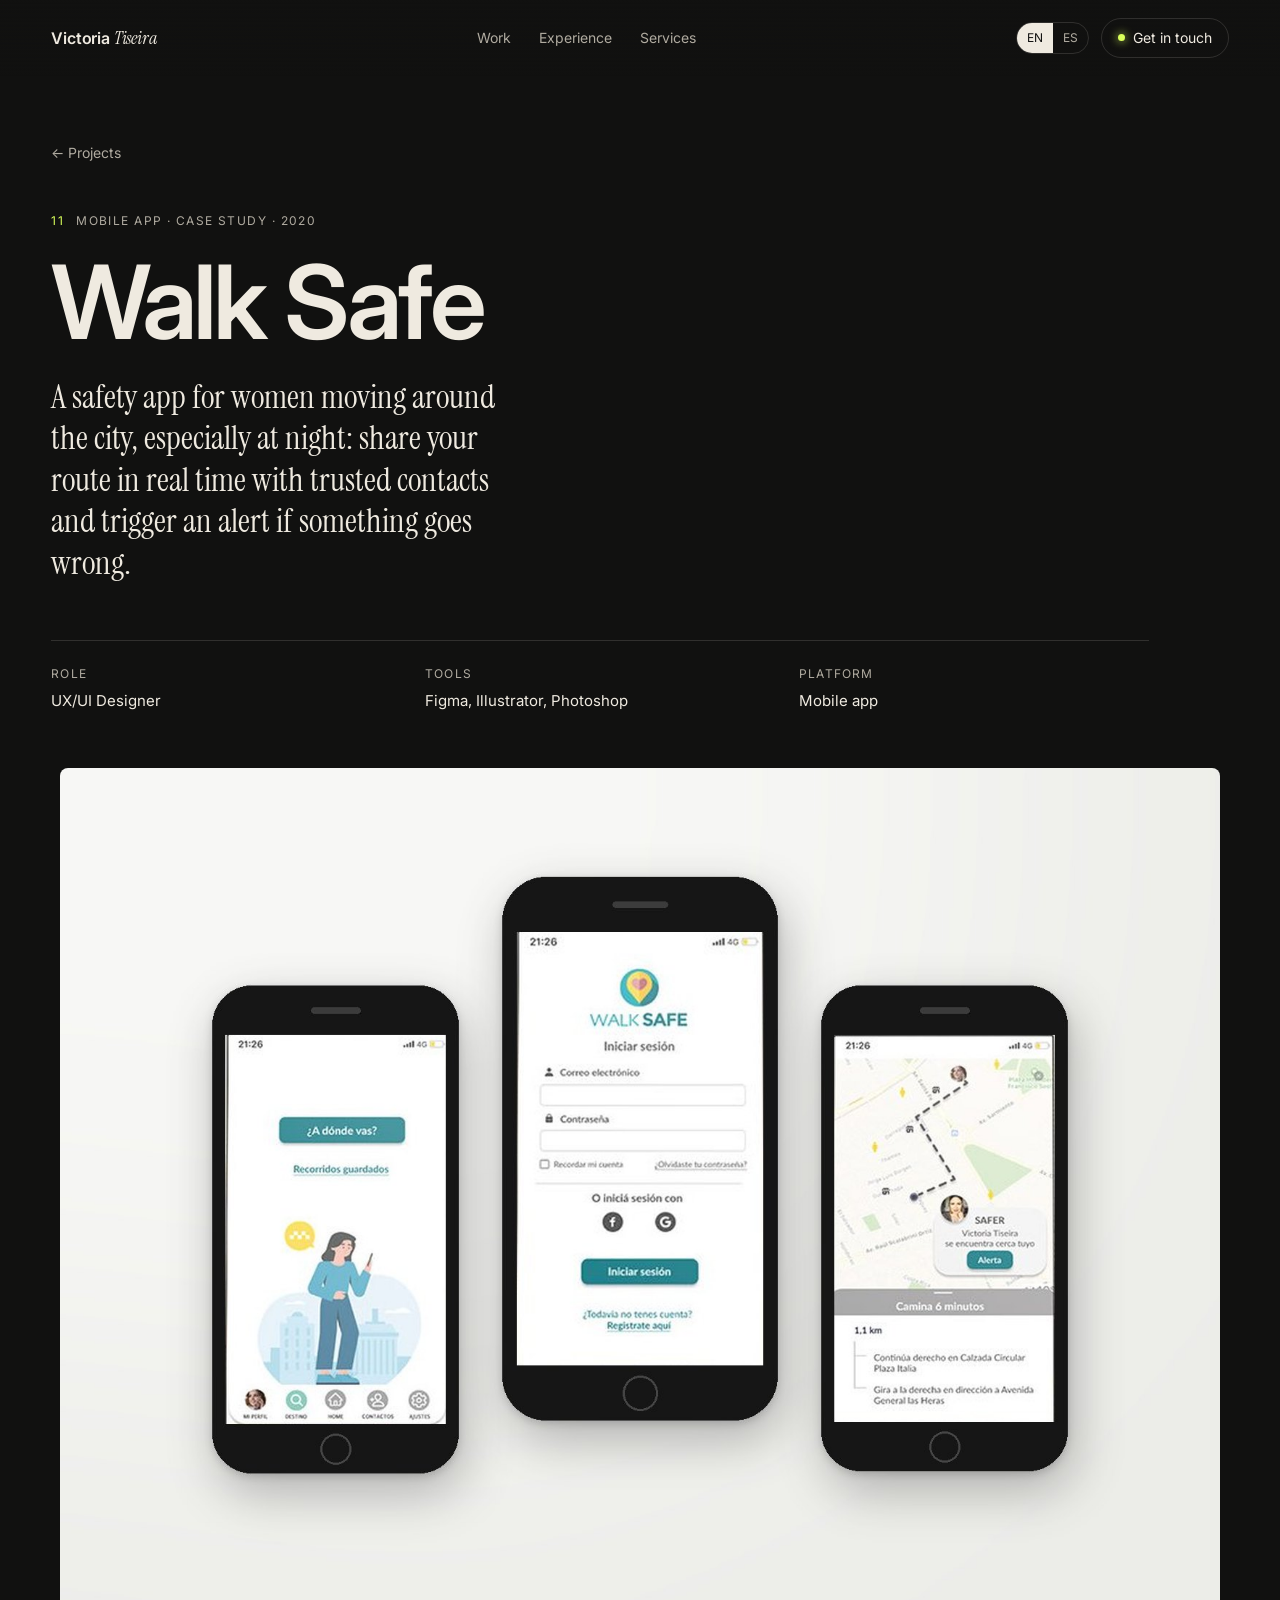
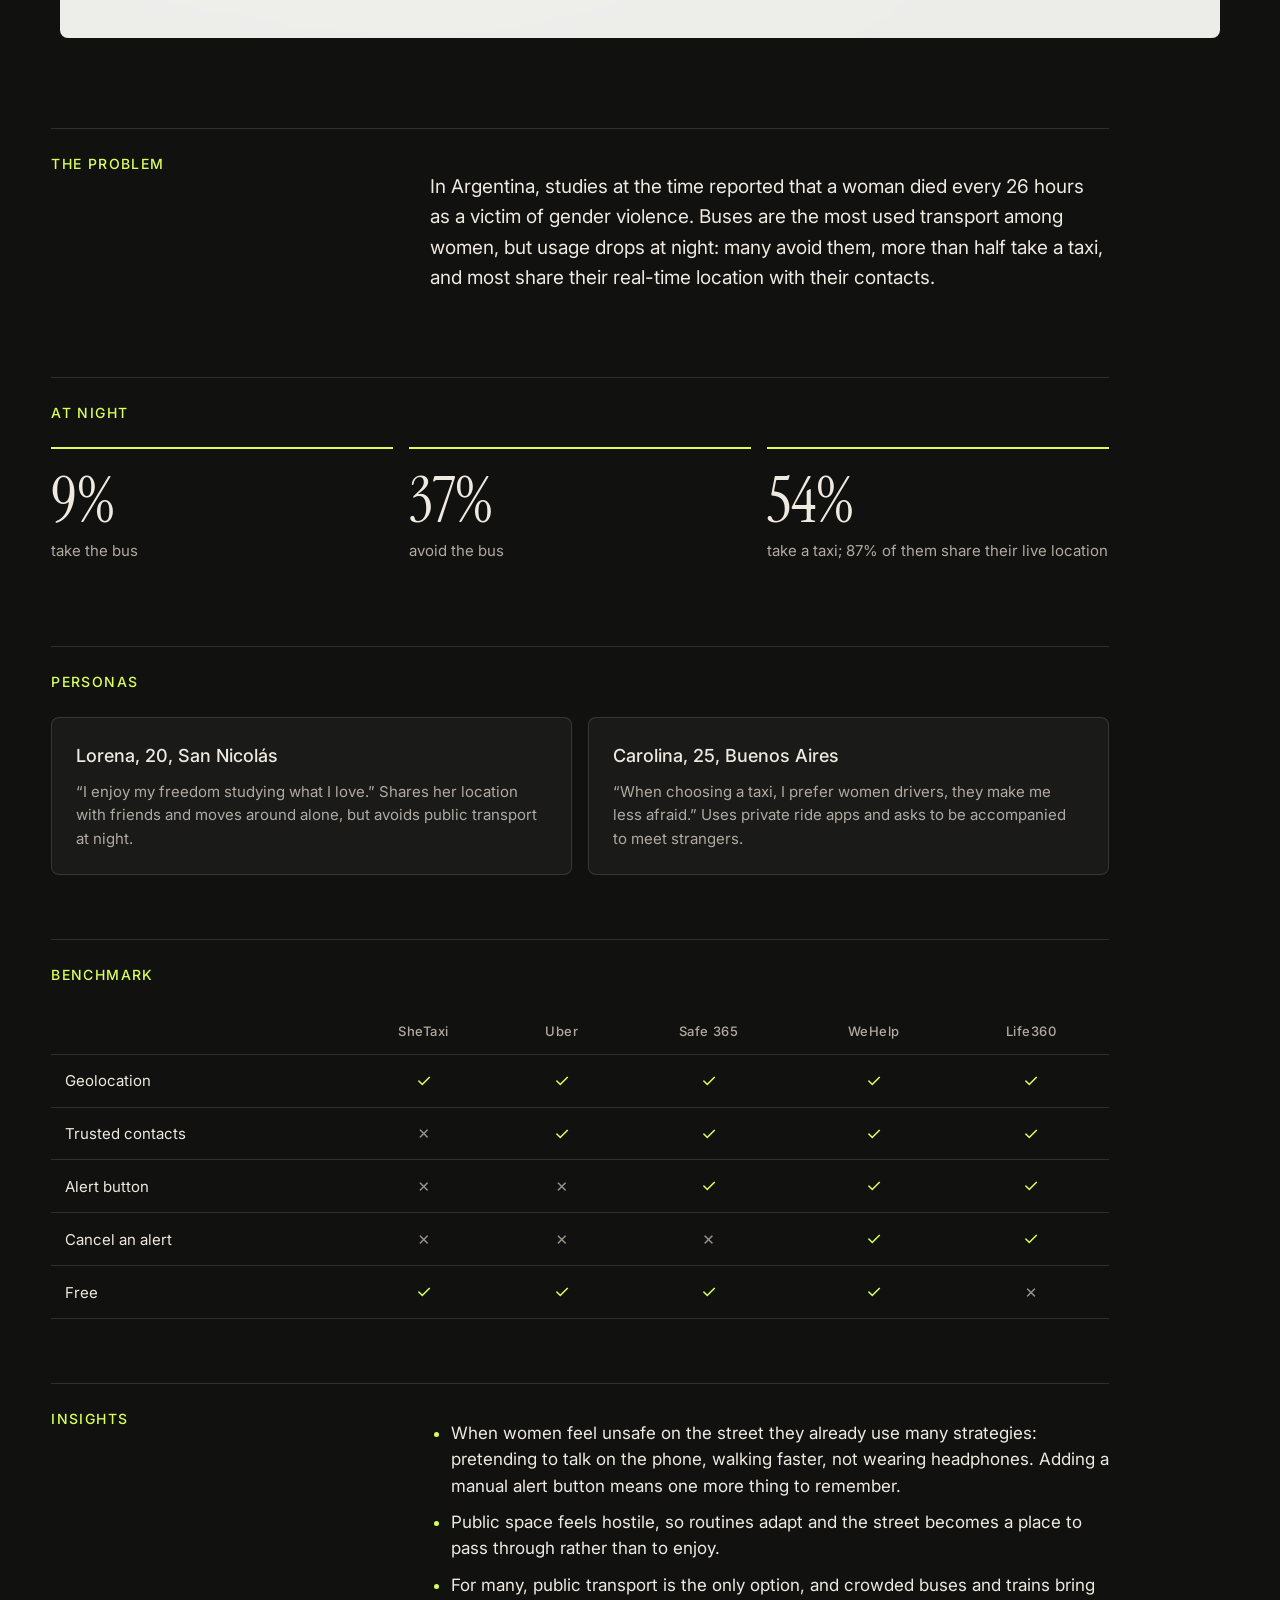
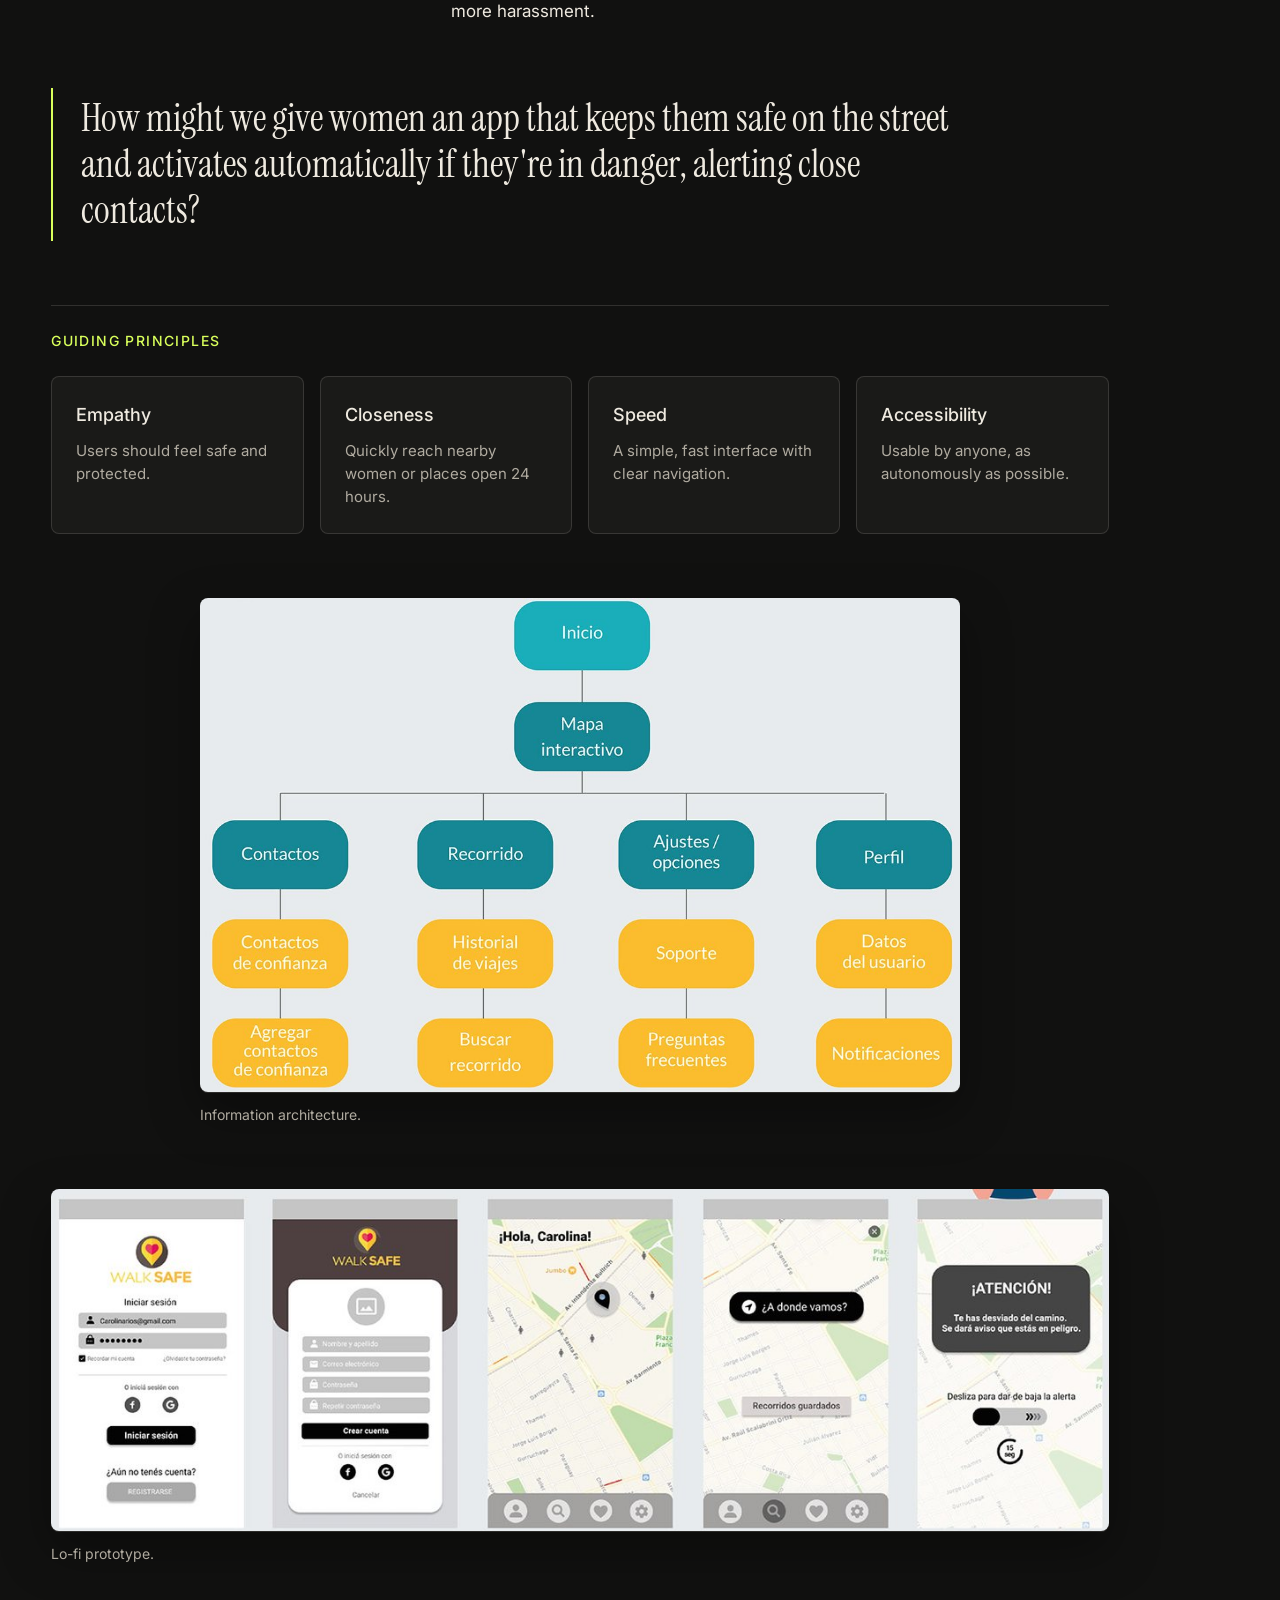
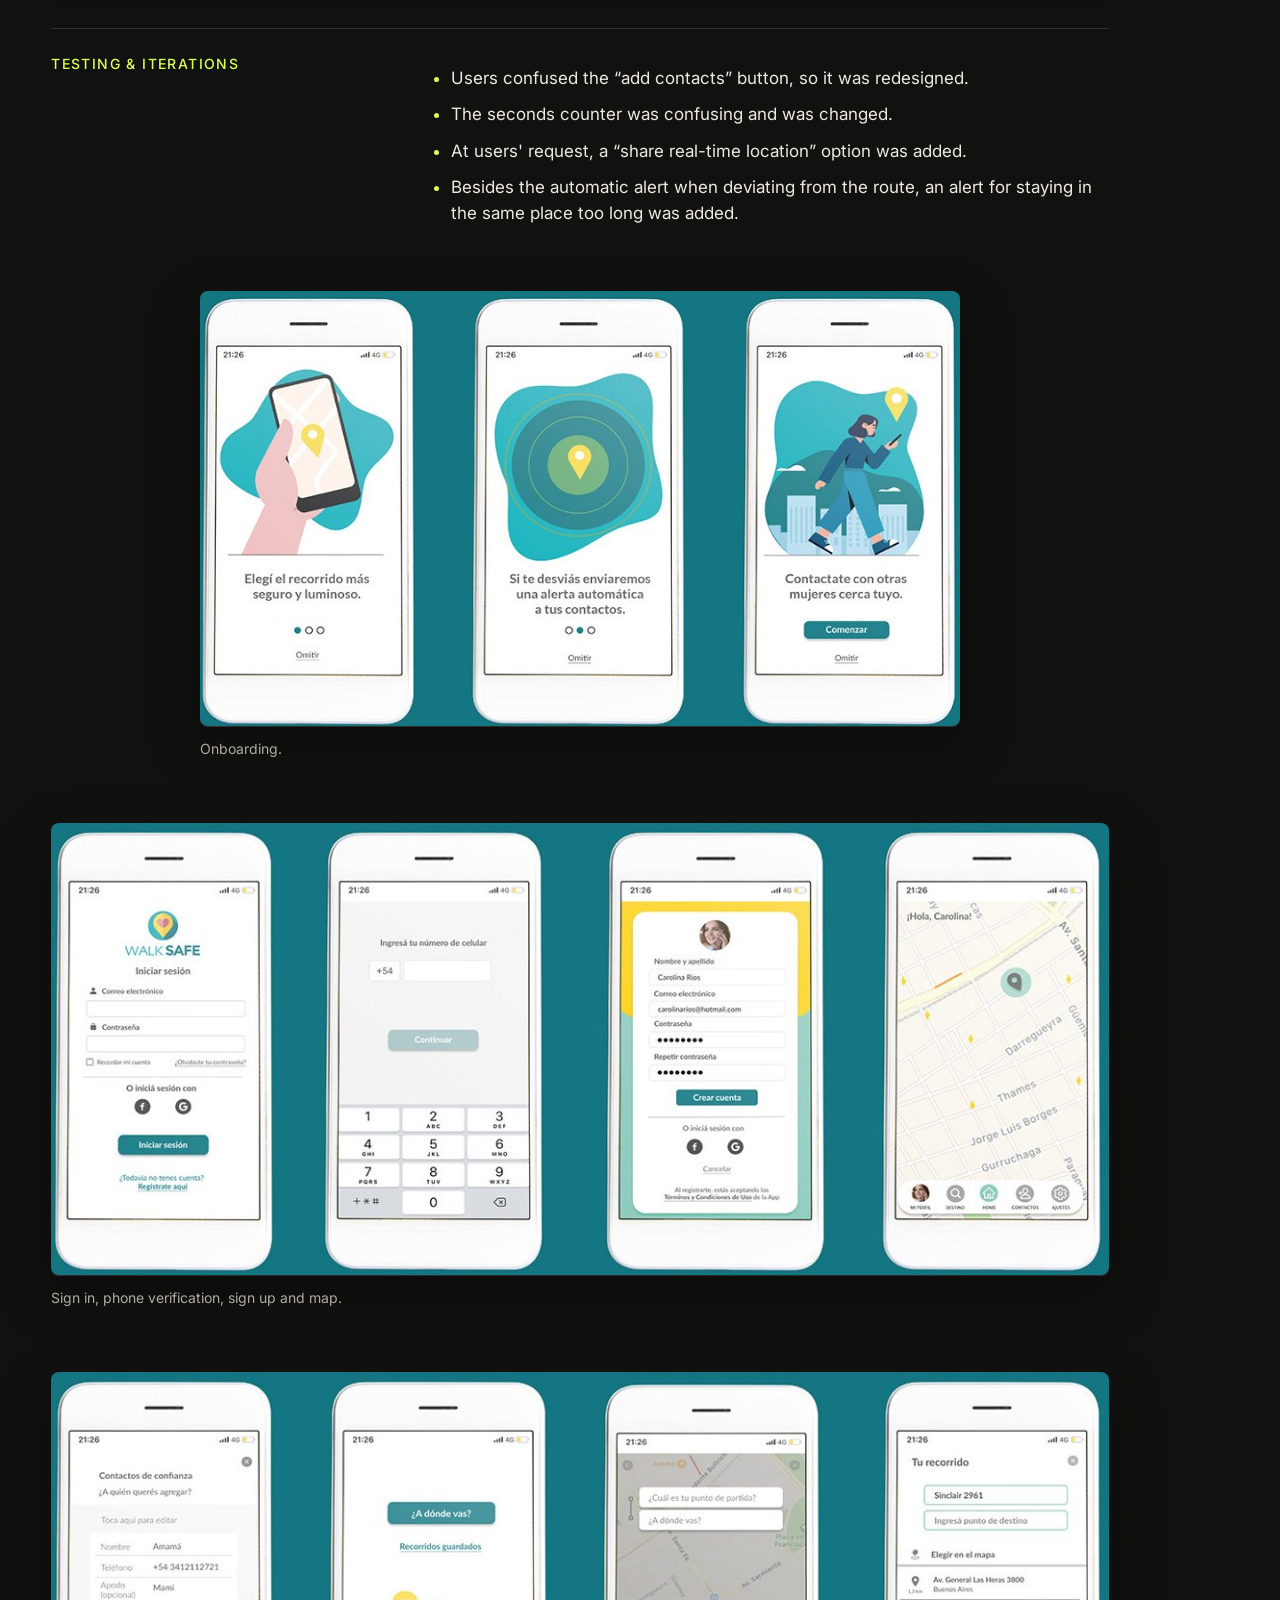
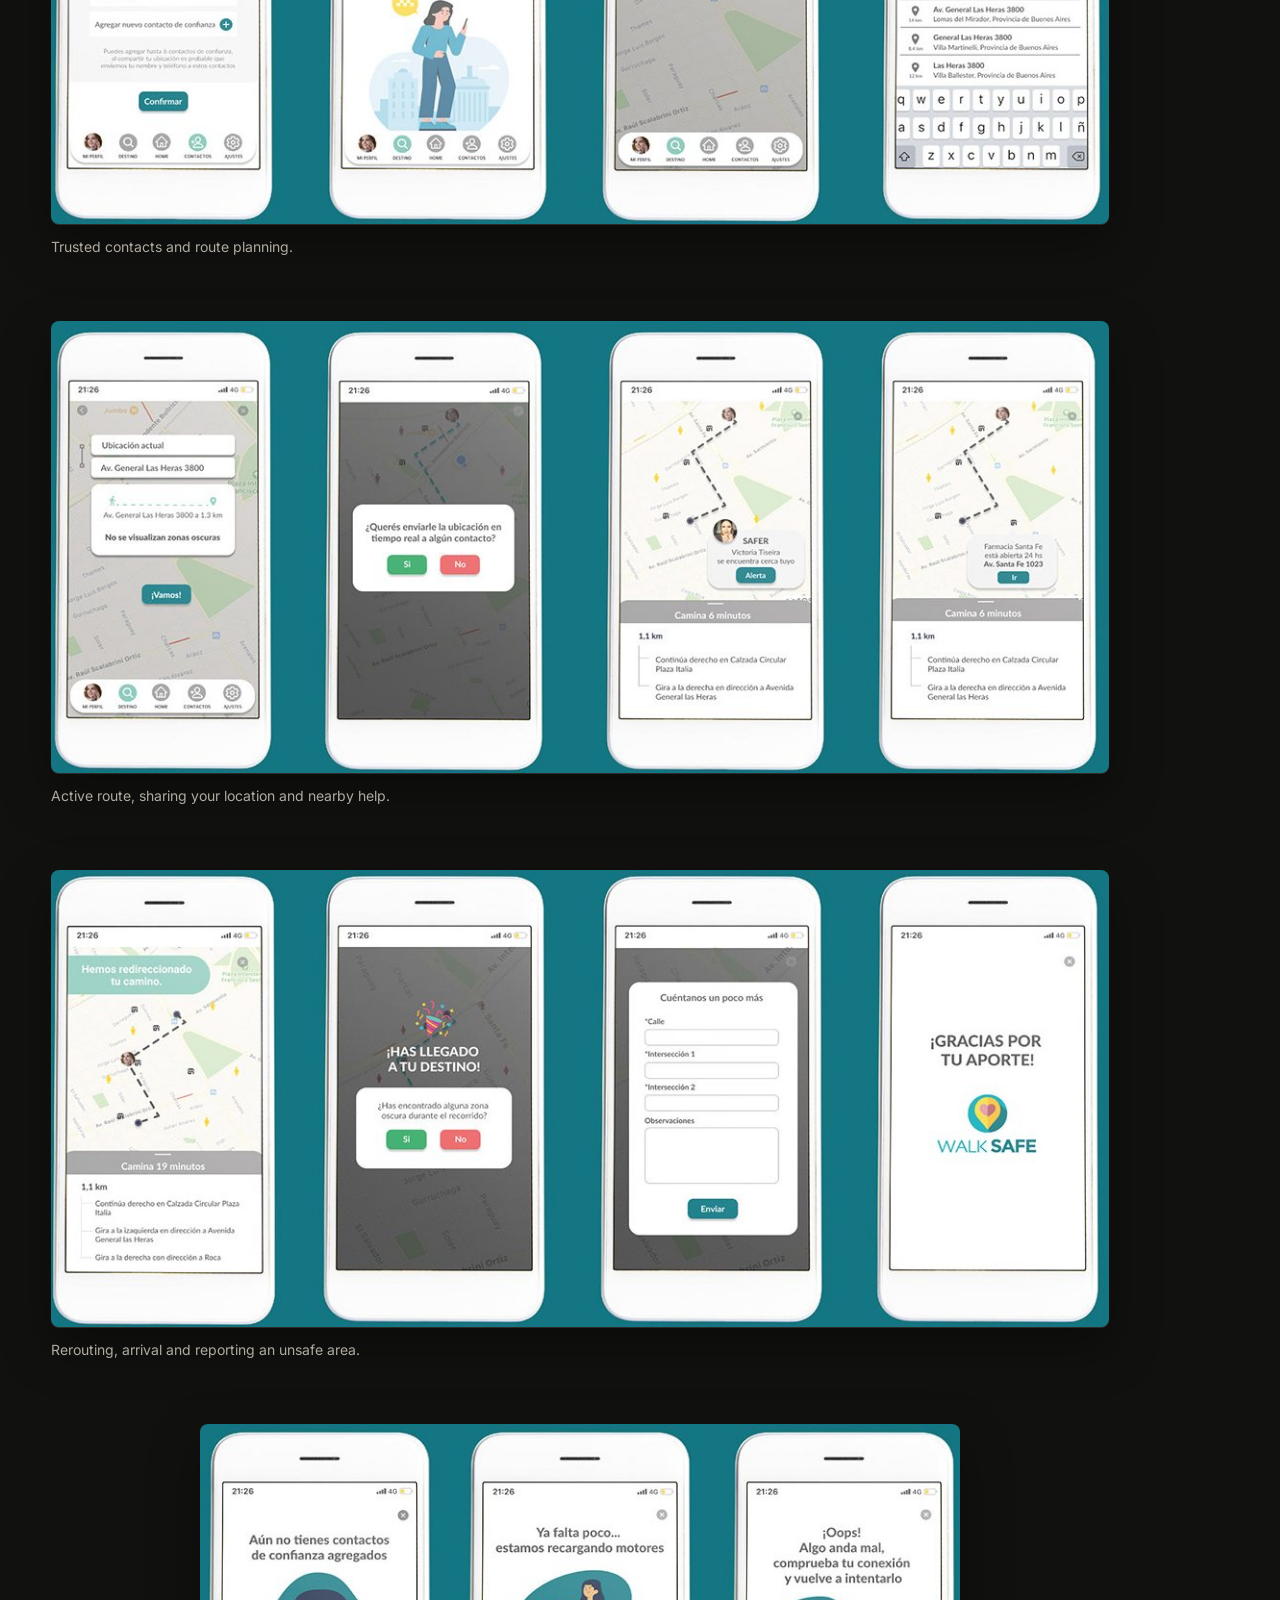
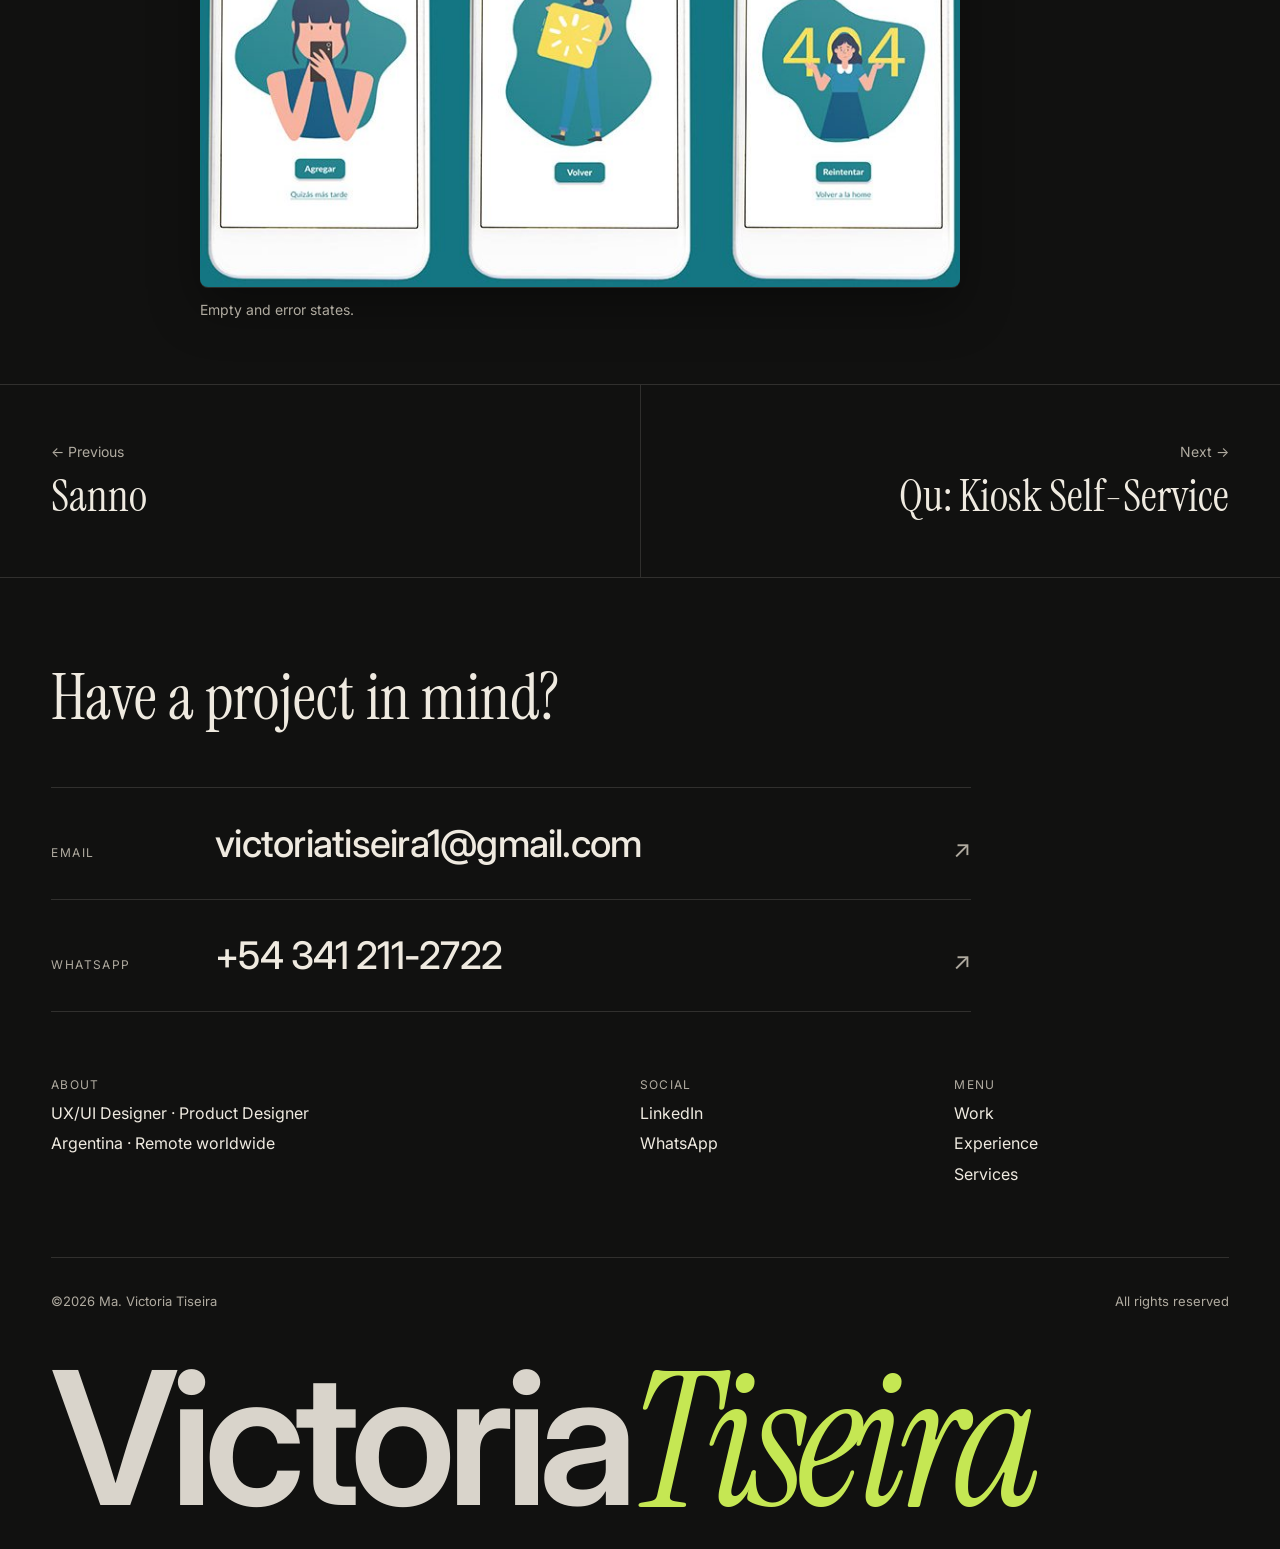
<file: proyectos/walk-safe.html>
<!DOCTYPE html>
<html lang="en" data-lang="en">
<head>
  <meta charset="UTF-8">
  <meta name="viewport" content="width=device-width, initial-scale=1.0, viewport-fit=cover">
  <title data-en="Walk Safe | Ma. Victoria Tiseira" data-es="Walk Safe | Ma. Victoria Tiseira">Walk Safe | Ma. Victoria Tiseira</title>
  <meta name="description" content="A safety app for women moving around the city, especially at night: share your route in real time with trusted contacts and trigger an alert if something goes wrong.">
  <meta name="author" content="Ma. Victoria Tiseira">
  <link rel="canonical" href="https://victoriatiseira.com/proyectos/walk-safe.html">
  <meta name="theme-color" content="#111110">
  <meta property="og:type" content="website">
  <meta property="og:title" content="Walk Safe | Ma. Victoria Tiseira">
  <meta property="og:description" content="A safety app for women moving around the city, especially at night: share your route in real time with trusted contacts and trigger an alert if something goes wrong.">
  <meta property="og:url" content="https://victoriatiseira.com/proyectos/walk-safe.html">
  <meta property="og:site_name" content="Ma. Victoria Tiseira">
  <meta property="og:image" content="https://victoriatiseira.com/img/proyectos/walk-safe/cover.jpg">
  <meta property="og:image:width" content="1600">
  <meta property="og:image:height" content="1200">
  <meta name="twitter:image" content="https://victoriatiseira.com/img/proyectos/walk-safe/cover.jpg">
  <meta name="twitter:card" content="summary_large_image">
  <link rel="icon" type="image/svg+xml" href="../favicon.svg">
  <link rel="preconnect" href="https://fonts.googleapis.com">
  <link rel="preconnect" href="https://fonts.gstatic.com" crossorigin>
  <link href="https://fonts.googleapis.com/css2?family=Instrument+Serif:ital@0;1&family=Inter:wght@400;500;600&display=swap" rel="stylesheet">
  <link rel="stylesheet" href="../assets/style.css">
  <script>(function(){var l=null;try{l=new URLSearchParams(location.search).get("lang")||localStorage.getItem("lang")}catch(e){}if(l!=="es"&&l!=="en"){var n=(navigator.languages&&navigator.languages[0])||navigator.language||"en";l=/^es/i.test(n)?"es":"en"}document.documentElement.dataset.lang=l;document.documentElement.lang=l})();</script>
</head>
<body>

  <header class="nav" id="nav">
    <a class="nav__brand" href="../index.html">Victoria <em>Tiseira</em></a>
    <nav class="nav__links" aria-label="Main navigation">
      <a href="../index.html#work"><span class="en">Work</span><span class="es">Trabajos</span></a>
      <a href="../index.html#experience"><span class="en">Experience</span><span class="es">Experiencia</span></a>
      <a href="../index.html#services"><span class="en">Services</span><span class="es">Servicios</span></a>
    </nav>
    <div class="nav__right">
      <div class="lang" role="group" aria-label="Language">
        <button type="button" data-set-lang="en" aria-pressed="true">EN</button>
        <button type="button" data-set-lang="es" aria-pressed="false">ES</button>
      </div>
      <a class="nav__cta" href="#contact"><span class="dot"></span><span class="en">Get in touch</span><span class="es">Contacto</span></a>
      <button class="nav__burger" id="navBurger" type="button" aria-label="Menu" aria-expanded="false" aria-controls="mobileMenu"><span></span><span></span></button>
    </div>
  </header>
  <div class="mnav" id="mobileMenu" aria-hidden="true">
    <a href="../index.html#work"><i>01</i><span class="en">Work</span><span class="es">Trabajos</span></a>
    <a href="../index.html#experience"><i>02</i><span class="en">Experience</span><span class="es">Experiencia</span></a>
    <a href="../index.html#services"><i>03</i><span class="en">Services</span><span class="es">Servicios</span></a>
    <a href="#contact"><i>04</i><span class="en">Get in touch</span><span class="es">Contacto</span></a>
  </div>

  <main id="top" class="case">
    <header class="case__hero">
      <a class="case__back" href="../index.html#all-work">← <span class="en">Projects</span><span class="es">Proyectos</span></a>
      <p class="eyebrow"><span>11</span><span><span class="en">Mobile app · Case study</span><span class="es">App mobile · Caso de estudio</span> · 2020</span></p>
      <h1 class="case__title"><span class="en">Walk Safe</span><span class="es">Walk Safe</span></h1>
      <p class="en case__lead">A safety app for women moving around the city, especially at night: share your route in real time with trusted contacts and trigger an alert if something goes wrong.</p><p class="es case__lead">Una app de seguridad para mujeres que se mueven por la ciudad, sobre todo de noche: compartí tu recorrido en tiempo real con contactos de confianza y activá una alerta si algo sale mal.</p>
      <dl class="case__meta"><div class="case__meta-item"><dt class="en">Role</dt><dt class="es">Rol</dt><dd><span class="en">UX/UI Designer</span><span class="es">UX/UI Designer</span></dd></div><div class="case__meta-item"><dt class="en">Tools</dt><dt class="es">Herramientas</dt><dd>Figma, Illustrator, Photoshop</dd></div><div class="case__meta-item"><dt class="en">Platform</dt><dt class="es">Plataforma</dt><dd><span class="en">Mobile app</span><span class="es">App mobile</span></dd></div></dl>
    </header>
    <figure class="case__cover"><img src="../img/proyectos/walk-safe/cover.jpg" alt="Walk Safe" width="1600" height="1200" decoding="async"></figure>
    <section class="case__body"><div class="case__block" data-reveal><h2 class="en case__h">The problem</h2><h2 class="es case__h">El problema</h2><div><p class="en case__p">In Argentina, studies at the time reported that a woman died every 26 hours as a victim of gender violence. Buses are the most used transport among women, but usage drops at night: many avoid them, more than half take a taxi, and most share their real-time location with their contacts.</p><p class="es case__p">En Argentina, los estudios de ese momento indicaban que una mujer moría cada 26 horas víctima de violencia de género. El colectivo es el medio más usado por las mujeres, pero de noche su uso cae: muchas lo evitan, más de la mitad toma un taxi y la mayoría comparte su ubicación en tiempo real con sus contactos.</p></div></div>
        <div class="case__wide" data-reveal><h2 class="en case__h">At night</h2><h2 class="es case__h">De noche</h2><div class="stats stats--3"><div class="stat"><strong>9%</strong><span class="en">take the bus</span><span class="es">toma el colectivo</span></div><div class="stat"><strong>37%</strong><span class="en">avoid the bus</span><span class="es">evita el colectivo</span></div><div class="stat"><strong>54%</strong><span class="en">take a taxi; 87% of them share their live location</span><span class="es">usa taxi; el 87% comparte su ubicación en vivo</span></div></div></div>
        <div class="case__wide" data-reveal><h2 class="en case__h">Personas</h2><h2 class="es case__h">Personas</h2><div class="ccards ccards--2"><div class="ccard"><h3 class="en ccard__t">Lorena, 20, San Nicolás</h3><h3 class="es ccard__t">Lorena, 20, San Nicolás</h3><p class="en ccard__b">“I enjoy my freedom studying what I love.” Shares her location with friends and moves around alone, but avoids public transport at night.</p><p class="es ccard__b">“La libertad la disfruto estudiando lo que me apasiona.” Comparte su ubicación con amigos y se mueve sola, pero evita el transporte público de noche.</p></div><div class="ccard"><h3 class="en ccard__t">Carolina, 25, Buenos Aires</h3><h3 class="es ccard__t">Carolina, 25, CABA</h3><p class="en ccard__b">“When choosing a taxi, I prefer women drivers, they make me less afraid.” Uses private ride apps and asks to be accompanied to meet strangers.</p><p class="es ccard__b">“A la hora de elegir un taxi, prefiero taxistas mujeres, me generan menos miedo.” Usa apps de autos privados y pide que la acompañen a encuentros con desconocidos.</p></div></div></div>
        <div class="case__wide" data-reveal><h2 class="en case__h">Benchmark</h2><h2 class="es case__h">Benchmark</h2><div class="tbl-wrap"><table class="tbl"><thead><tr><td></td><th scope="col">SheTaxi</th><th scope="col">Uber</th><th scope="col">Safe 365</th><th scope="col">WeHelp</th><th scope="col">Life360</th></tr></thead><tbody><tr><th scope="row"><span class="en">Geolocation</span><span class="es">Geolocalización</span></th><td><span class=yes aria-label=Yes>✓</span></td><td><span class=yes aria-label=Yes>✓</span></td><td><span class=yes aria-label=Yes>✓</span></td><td><span class=yes aria-label=Yes>✓</span></td><td><span class=yes aria-label=Yes>✓</span></td></tr><tr><th scope="row"><span class="en">Trusted contacts</span><span class="es">Contactos de confianza</span></th><td><span class=no aria-label=No>✕</span></td><td><span class=yes aria-label=Yes>✓</span></td><td><span class=yes aria-label=Yes>✓</span></td><td><span class=yes aria-label=Yes>✓</span></td><td><span class=yes aria-label=Yes>✓</span></td></tr><tr><th scope="row"><span class="en">Alert button</span><span class="es">Botón de alerta</span></th><td><span class=no aria-label=No>✕</span></td><td><span class=no aria-label=No>✕</span></td><td><span class=yes aria-label=Yes>✓</span></td><td><span class=yes aria-label=Yes>✓</span></td><td><span class=yes aria-label=Yes>✓</span></td></tr><tr><th scope="row"><span class="en">Cancel an alert</span><span class="es">Cancelar una alerta</span></th><td><span class=no aria-label=No>✕</span></td><td><span class=no aria-label=No>✕</span></td><td><span class=no aria-label=No>✕</span></td><td><span class=yes aria-label=Yes>✓</span></td><td><span class=yes aria-label=Yes>✓</span></td></tr><tr><th scope="row"><span class="en">Free</span><span class="es">Gratuito</span></th><td><span class=yes aria-label=Yes>✓</span></td><td><span class=yes aria-label=Yes>✓</span></td><td><span class=yes aria-label=Yes>✓</span></td><td><span class=yes aria-label=Yes>✓</span></td><td><span class=no aria-label=No>✕</span></td></tr></tbody></table></div></div>
        <div class="case__block" data-reveal><h2 class="en case__h">Insights</h2><h2 class="es case__h">Insights</h2><div><ul class="case__list"><li><span class="en">When women feel unsafe on the street they already use many strategies: pretending to talk on the phone, walking faster, not wearing headphones. Adding a manual alert button means one more thing to remember.</span><span class="es">Cuando se sienten en peligro en la calle ya usan muchas estrategias: fingir que hablan por teléfono, acelerar el paso, no usar auriculares. Sumar un botón de alerta manual es una preocupación más.</span></li><li><span class="en">Public space feels hostile, so routines adapt and the street becomes a place to pass through rather than to enjoy.</span><span class="es">El espacio público se vive como hostil, las rutinas se adaptan y la calle pasa a ser un lugar de tránsito en vez de disfrute.</span></li><li><span class="en">For many, public transport is the only option, and crowded buses and trains bring more harassment.</span><span class="es">Para muchas el transporte público es la única opción, y los colectivos y trenes llenos implican más acoso.</span></li></ul></div></div>
        <blockquote class="case__quote" data-reveal><p class="en">How might we give women an app that keeps them safe on the street and activates automatically if they're in danger, alerting close contacts?</p><p class="es">¿Cómo podemos hacer para que las mujeres tengan una app que les dé seguridad al transitar y se active de forma automática si están en peligro, avisando a sus contactos?</p></blockquote>
        <div class="case__wide" data-reveal><h2 class="en case__h">Guiding principles</h2><h2 class="es case__h">Principios rectores</h2><div class="ccards ccards--4"><div class="ccard"><h3 class="en ccard__t">Empathy</h3><h3 class="es ccard__t">Empatía</h3><p class="en ccard__b">Users should feel safe and protected.</p><p class="es ccard__b">Que se sientan seguras y protegidas.</p></div><div class="ccard"><h3 class="en ccard__t">Closeness</h3><h3 class="es ccard__t">Cercanía</h3><p class="en ccard__b">Quickly reach nearby women or places open 24 hours.</p><p class="es ccard__b">Llegar rápido a mujeres cercanas o lugares abiertos las 24 horas.</p></div><div class="ccard"><h3 class="en ccard__t">Speed</h3><h3 class="es ccard__t">Rapidez</h3><p class="en ccard__b">A simple, fast interface with clear navigation.</p><p class="es ccard__b">Una interfaz simple y rápida con navegación clara.</p></div><div class="ccard"><h3 class="en ccard__t">Accessibility</h3><h3 class="es ccard__t">Accesibilidad</h3><p class="en ccard__b">Usable by anyone, as autonomously as possible.</p><p class="es ccard__b">Que cualquiera la pueda usar, con la mayor autonomía posible.</p></div></div></div>
        <figure class="shot shot--narrow"><img src="../img/proyectos/walk-safe/s-ia.jpg" alt="Information architecture." width="1130" height="735" loading="lazy" decoding="async"><figcaption><span class="en">Information architecture.</span><span class="es">Arquitectura de información.</span></figcaption></figure>
        <figure class="shot shot--wide"><img src="../img/proyectos/walk-safe/s-lofi.jpg" alt="Lo-fi prototype." width="1200" height="388" loading="lazy" decoding="async"><figcaption><span class="en">Lo-fi prototype.</span><span class="es">Prototipo lo-fi.</span></figcaption></figure>
        <div class="case__block" data-reveal><h2 class="en case__h">Testing & iterations</h2><h2 class="es case__h">Pruebas e iteraciones</h2><div><ul class="case__list"><li><span class="en">Users confused the “add contacts” button, so it was redesigned.</span><span class="es">Las usuarias confundían el botón de agregar contactos, así que se rediseñó.</span></li><li><span class="en">The seconds counter was confusing and was changed.</span><span class="es">El contador de segundos resultaba confuso y se modificó.</span></li><li><span class="en">At users' request, a “share real-time location” option was added.</span><span class="es">Por pedido de las usuarias, se agregó “enviar ubicación en tiempo real”.</span></li><li><span class="en">Besides the automatic alert when deviating from the route, an alert for staying in the same place too long was added.</span><span class="es">Además de la alerta por desvío, se agregó una alerta por permanecer mucho tiempo en el mismo lugar.</span></li></ul></div></div>
        <figure class="shot shot--narrow"><img src="../img/proyectos/walk-safe/s-onboarding.jpg" alt="Onboarding." width="855" height="490" loading="lazy" decoding="async"><figcaption><span class="en">Onboarding.</span><span class="es">Onboarding.</span></figcaption></figure>
        <figure class="shot shot--wide"><img src="../img/proyectos/walk-safe/s-app-1.jpg" alt="Sign in, phone verification, sign up and map." width="1100" height="470" loading="lazy" decoding="async"><figcaption><span class="en">Sign in, phone verification, sign up and map.</span><span class="es">Inicio de sesión, verificación del celular, registro y mapa.</span></figcaption></figure>
        <figure class="shot shot--wide"><img src="../img/proyectos/walk-safe/s-app-2.jpg" alt="Trusted contacts and route planning." width="1100" height="470" loading="lazy" decoding="async"><figcaption><span class="en">Trusted contacts and route planning.</span><span class="es">Contactos de confianza y planificación del recorrido.</span></figcaption></figure>
        <figure class="shot shot--wide"><img src="../img/proyectos/walk-safe/s-app-3.jpg" alt="Active route, sharing your location and nearby help." width="1100" height="470" loading="lazy" decoding="async"><figcaption><span class="en">Active route, sharing your location and nearby help.</span><span class="es">Recorrido activo, compartir ubicación y ayuda cercana.</span></figcaption></figure>
        <figure class="shot shot--wide"><img src="../img/proyectos/walk-safe/s-app-4.jpg" alt="Rerouting, arrival and reporting an unsafe area." width="1100" height="475" loading="lazy" decoding="async"><figcaption><span class="en">Rerouting, arrival and reporting an unsafe area.</span><span class="es">Redirección, llegada y reporte de una zona insegura.</span></figcaption></figure>
        <figure class="shot shot--narrow"><img src="../img/proyectos/walk-safe/s-empty.jpg" alt="Empty and error states." width="795" height="485" loading="lazy" decoding="async"><figcaption><span class="en">Empty and error states.</span><span class="es">Estados vacíos y de error.</span></figcaption></figure>
    </section>
    <nav class="case__next" aria-label="More projects">
      <a href="sanno.html" class="case__nav case__nav--prev"><span>← <span class="en">Previous</span><span class="es">Anterior</span></span><strong><span class="en">Sanno</span><span class="es">Sanno</span></strong></a>
      <a href="qu.html" class="case__nav case__nav--next"><span><span class="en">Next</span><span class="es">Siguiente</span> →</span><strong><span class="en">Qu: Kiosk Self-Service</span><span class="es">Qu: Kiosco de autoservicio</span></strong></a>
    </nav>
  </main>

  <footer class="footer" id="contact">
    <p class="en footer__hook">Have a project in mind?</p><p class="es footer__hook">¿Tenés un proyecto en mente?</p>
    <div class="contact">
      <a class="contact__row" href="mailto:victoriatiseira1@gmail.com">
        <span class="contact__label">Email</span>
        <span class="contact__value">victoriatiseira1@gmail.com</span>
        <span class="contact__arrow" aria-hidden="true">↗</span>
      </a>
      <a class="contact__row" href="https://wa.me/5493412112722" target="_blank" rel="noopener">
        <span class="contact__label">WhatsApp</span>
        <span class="contact__value">+54 341 211-2722</span>
        <span class="contact__arrow" aria-hidden="true">↗</span>
      </a>
    </div>
    <div class="footer__grid">
      <div class="footer__col">
        <p class="en footer__col-title">About</p><p class="es footer__col-title">Sobre mí</p>
        <p>UX/UI Designer · Product Designer</p>
        <p class="en">Argentina · Remote worldwide</p><p class="es">Argentina · Remoto para todo el mundo</p>
      </div>
      <nav class="footer__col" aria-label="Social">
        <p class="en footer__col-title">Social</p><p class="es footer__col-title">Redes</p>
        <a href="https://www.linkedin.com/in/maria-victoria-tiseira/" target="_blank" rel="noopener">LinkedIn</a>
        <a href="https://wa.me/5493412112722" target="_blank" rel="noopener">WhatsApp</a>
      </nav>
      <nav class="footer__col" aria-label="Footer">
        <p class="en footer__col-title">Menu</p><p class="es footer__col-title">Menú</p>
        <a href="../index.html#work"><span class="en">Work</span><span class="es">Trabajos</span></a>
        <a href="../index.html#experience"><span class="en">Experience</span><span class="es">Experiencia</span></a>
        <a href="../index.html#services"><span class="en">Services</span><span class="es">Servicios</span></a>
      </nav>
    </div>
    <div class="footer__meta">
      <p>©<span data-year>2026</span> Ma. Victoria Tiseira</p>
      <p class="en">All rights reserved</p><p class="es">Todos los derechos reservados</p>
    </div>
    <span class="footer__giant" aria-hidden="true">Victoria<em>Tiseira</em></span>
  </footer>
  <script src="../assets/main.js"></script>
</body>
</html>
</file>
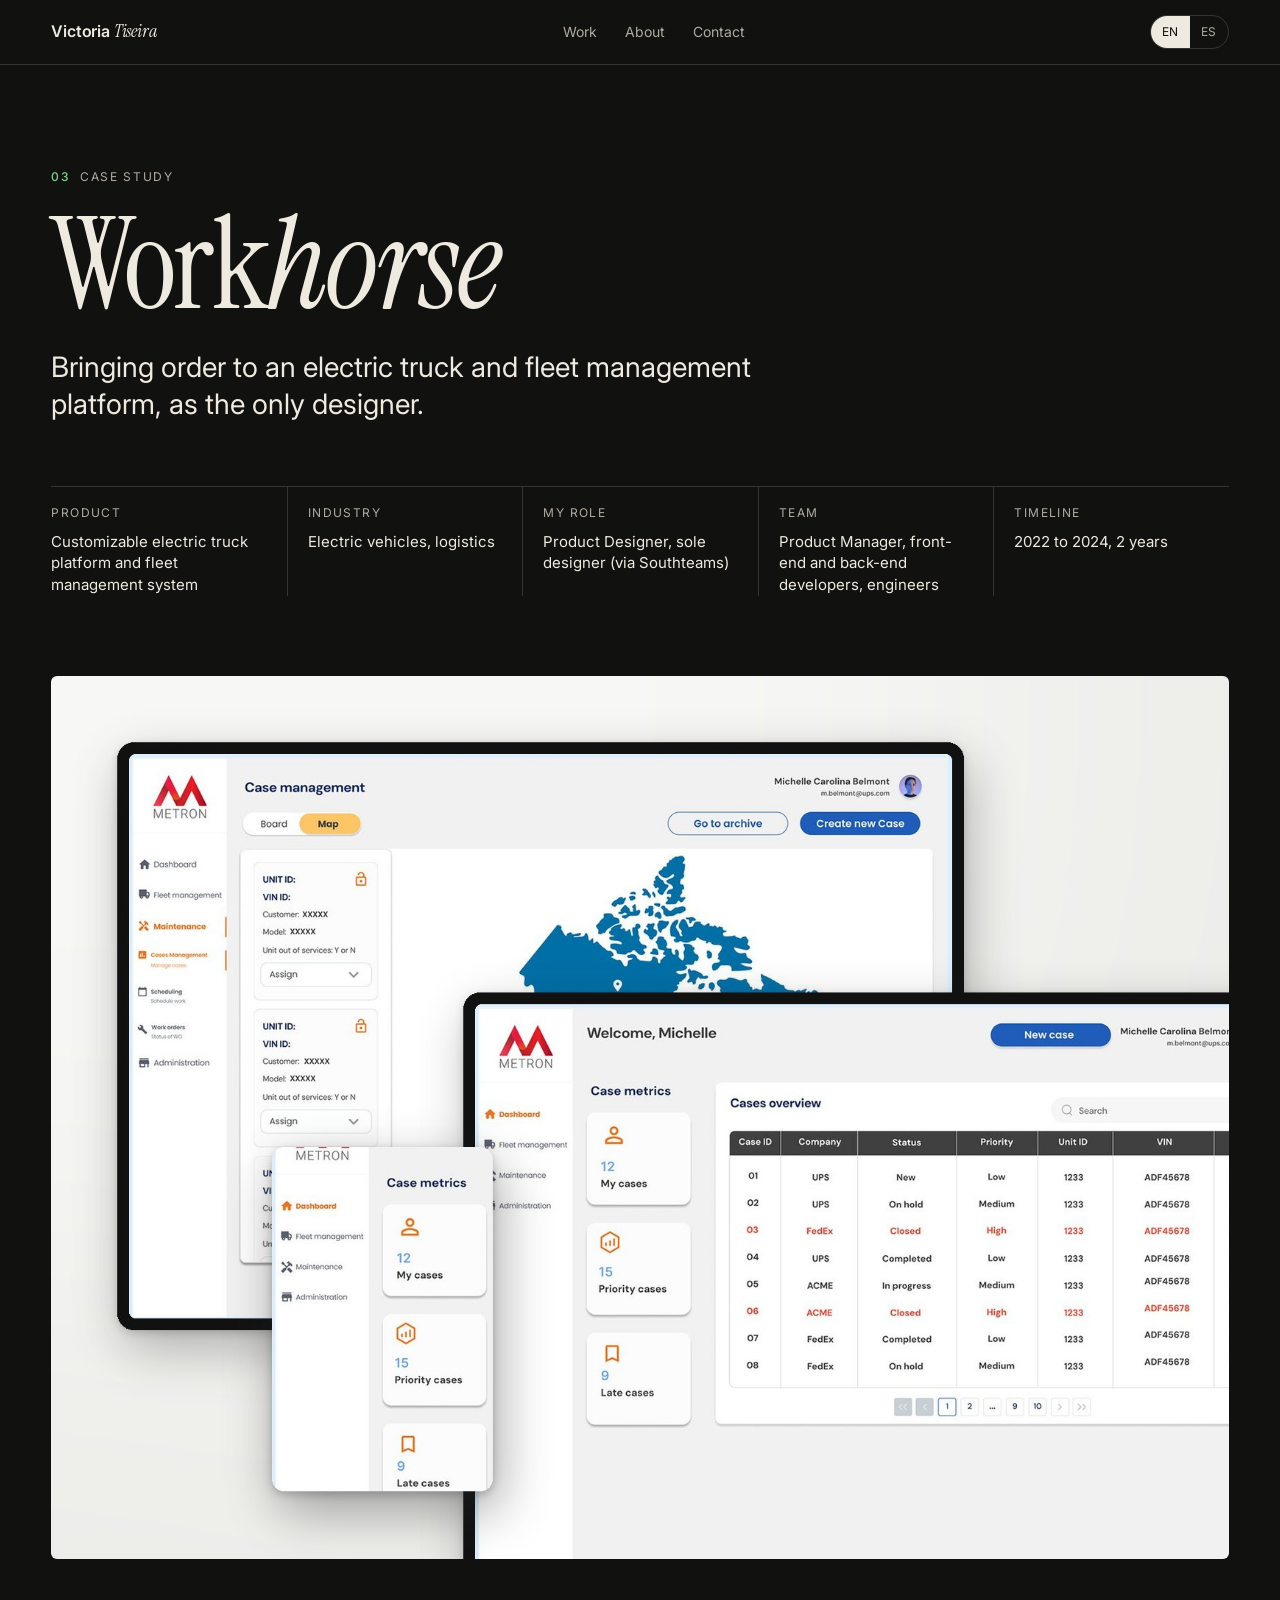
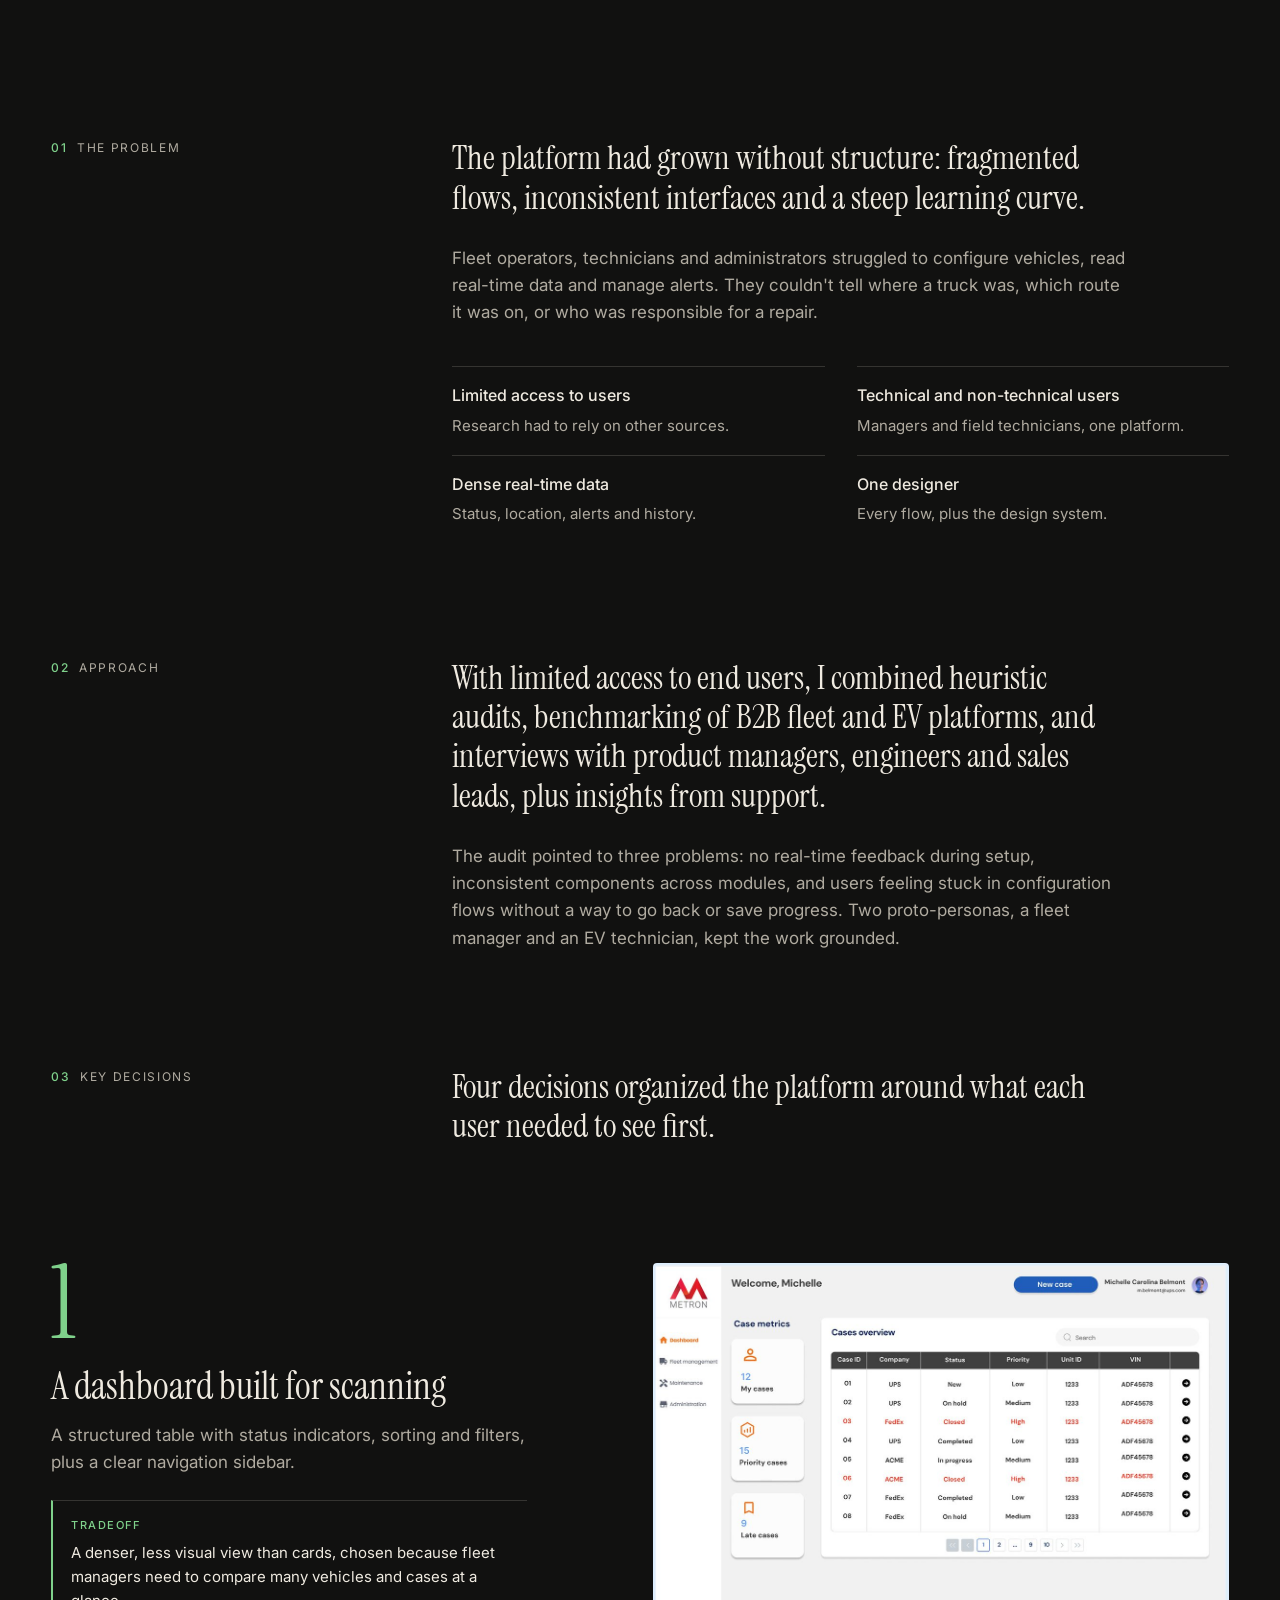
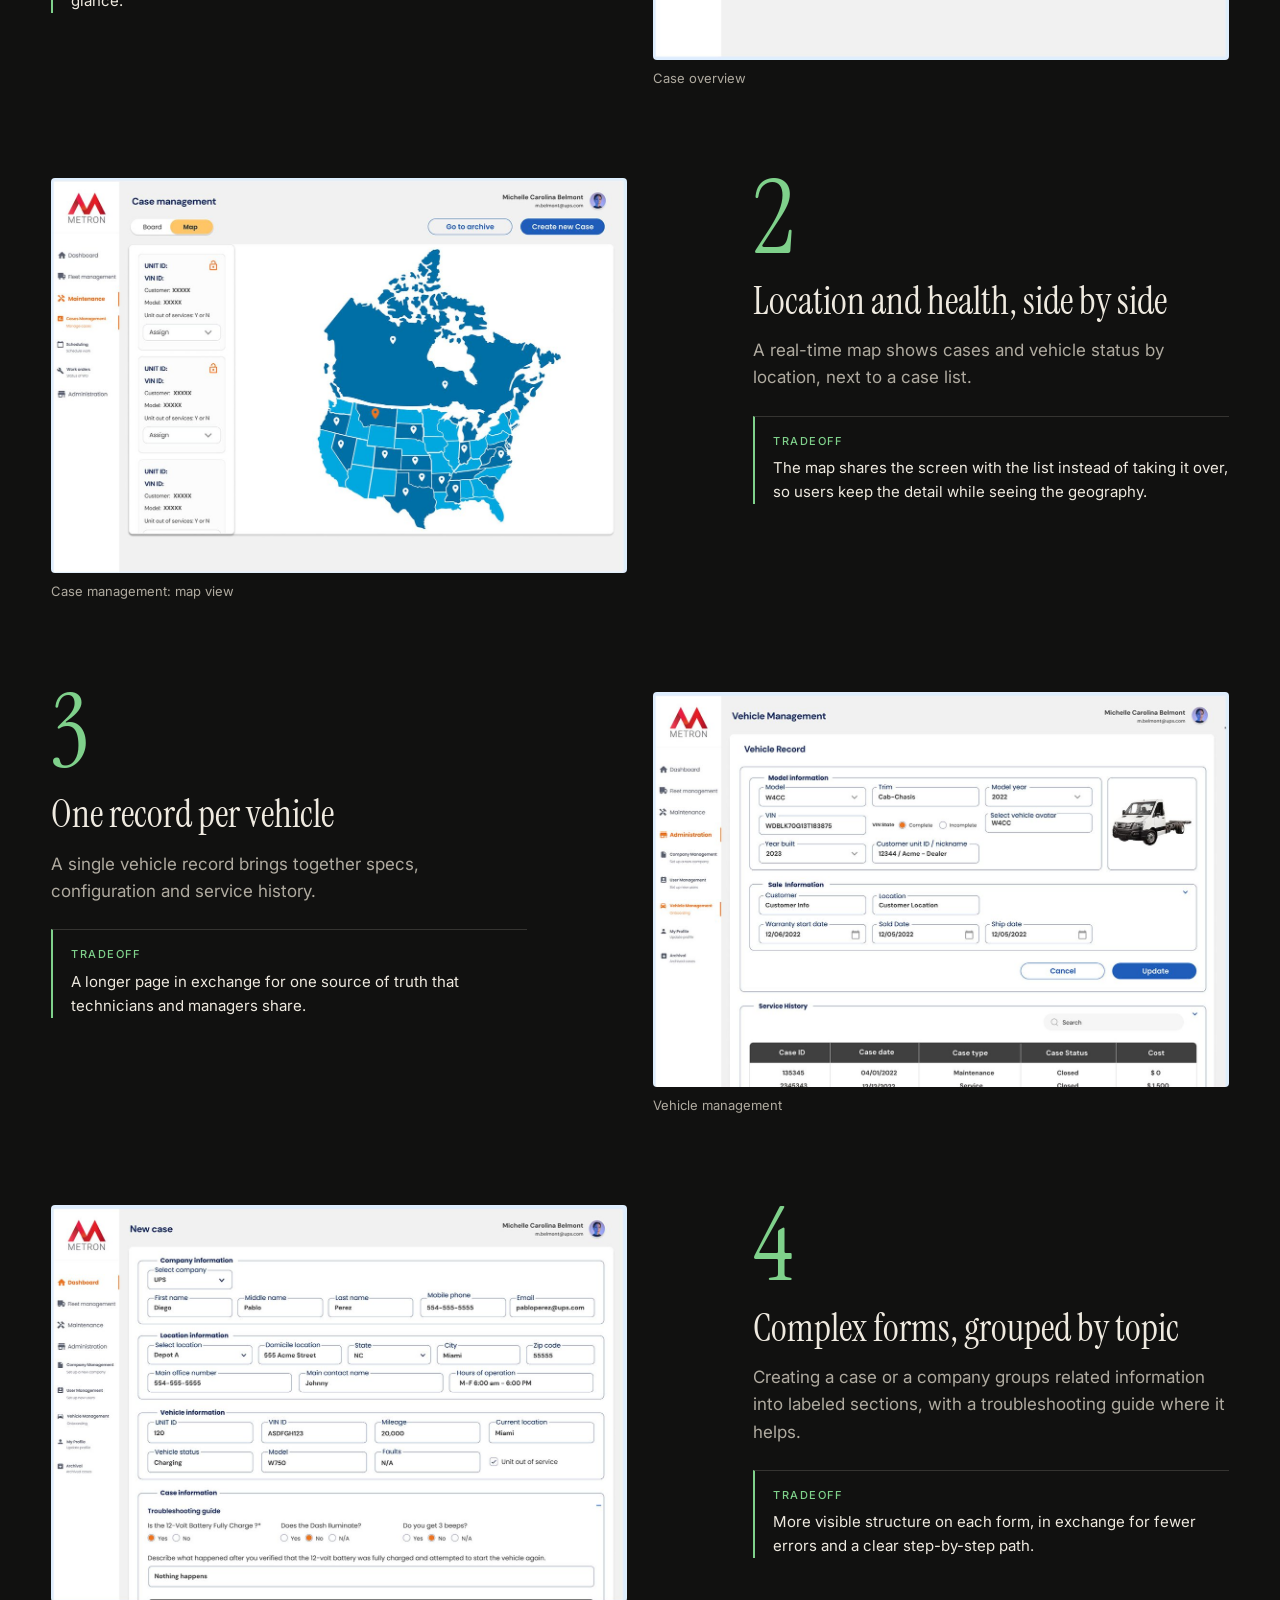
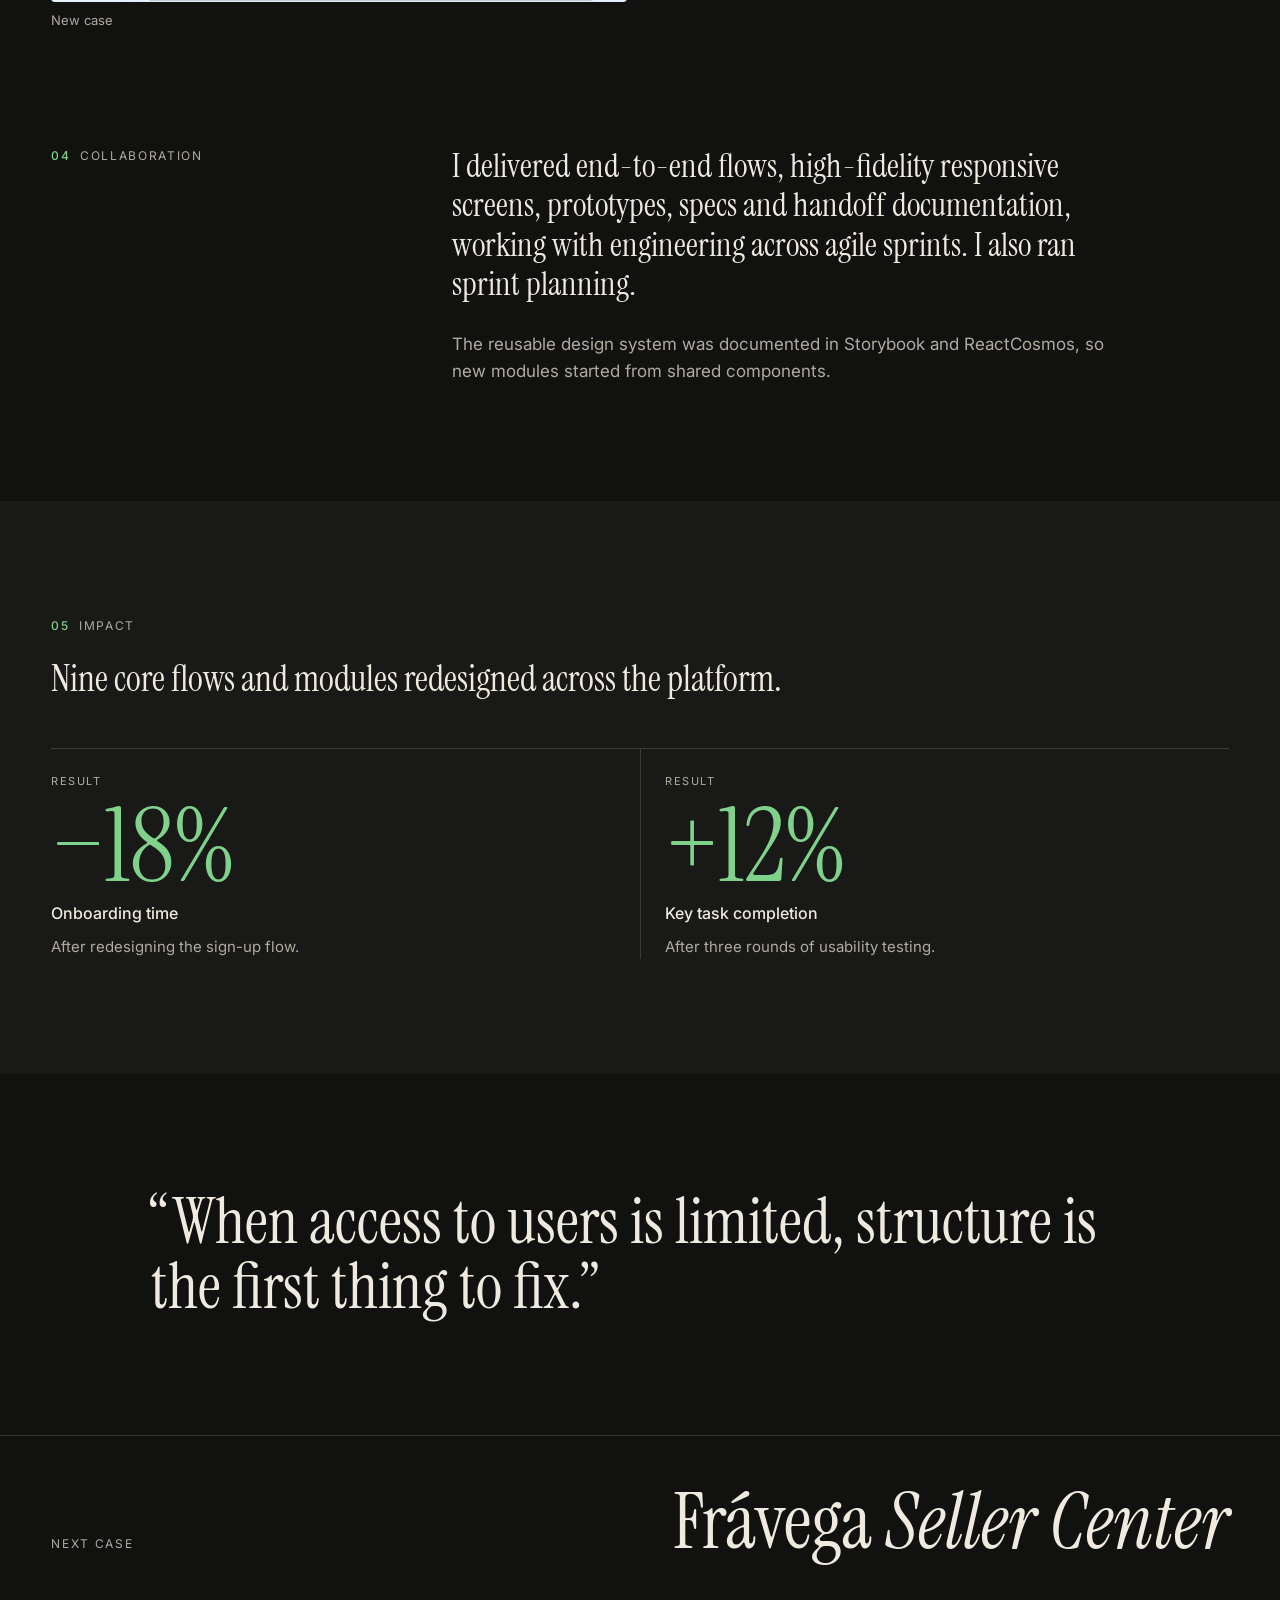
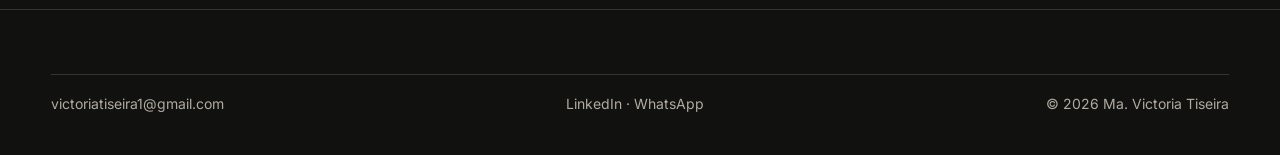
<file: proyectos/workhorse.html>
<!DOCTYPE html>
<html lang="en" data-lang="en">
<head>
  <meta charset="UTF-8">
  <meta name="viewport" content="width=device-width, initial-scale=1.0">
  <title data-en="Workhorse | Ma. Victoria Tiseira" data-es="Workhorse | Ma. Victoria Tiseira">Workhorse | Ma. Victoria Tiseira</title>
  <meta name="description" content="Bringing order to an electric truck and fleet management platform, as the only designer.">
  <link rel="canonical" href="https://victoriatiseira.com/proyectos/workhorse.html">
  <meta property="og:type" content="website">
  <meta property="og:site_name" content="Ma. Victoria Tiseira">
  <meta property="og:title" content="Workhorse | Ma. Victoria Tiseira">
  <meta property="og:description" content="Bringing order to an electric truck and fleet management platform, as the only designer.">
  <meta property="og:url" content="https://victoriatiseira.com/proyectos/workhorse.html">
  <meta property="og:image" content="https://victoriatiseira.com/img/proyectos/workhorse/cover.jpg">
  <meta name="twitter:card" content="summary_large_image">
  <meta name="theme-color" content="#111110">
  <link rel="icon" type="image/svg+xml" href="../favicon.svg">
  <link rel="preconnect" href="https://fonts.googleapis.com"><link rel="preconnect" href="https://fonts.gstatic.com" crossorigin>
  <link href="https://fonts.googleapis.com/css2?family=Instrument+Serif:ital@0;1&family=Inter:wght@400;500;600&display=swap" rel="stylesheet">
  <link rel="stylesheet" href="../assets/v2.css">
  <script>(function(){var l=null;try{l=new URLSearchParams(location.search).get("lang")||localStorage.getItem("lang")}catch(e){}if(l!=="es"&&l!=="en"){var n=(navigator.languages&&navigator.languages[0])||navigator.language||"en";l=/^es/i.test(n)?"es":"en"}document.documentElement.dataset.lang=l;document.documentElement.lang=l})();</script>
  <style>:root { --case: #7fd18b; }</style>
</head>
<body>
  <header class="nav">
    <div class="wrap">
      <a class="nav__brand" href="../index.html">Victoria <em>Tiseira</em></a>
      <nav class="nav__links" aria-label="Main">
        <a href="../index.html#work"><span class="en">Work</span><span class="es">Trabajos</span></a><a href="../index.html#about"><span class="en">About</span><span class="es">Sobre mí</span></a><a href="../index.html#contact"><span class="en">Contact</span><span class="es">Contacto</span></a>
      </nav>
      <div class="lang" role="group" aria-label="Language"><button type="button" data-set-lang="en" aria-pressed="true">EN</button><button type="button" data-set-lang="es" aria-pressed="false">ES</button></div>
    </div>
  </header>
  <main>
    <section class="case-hero">
      <div class="wrap grid">
        <p class="label" style="grid-column:1/-1"><b>03</b> &nbsp;<span class="en">Case study</span><span class="es">Caso de estudio</span></p>
        <h1 class="case-hero__title"><span class="en">Work<i>horse</i></span><span class="es">Work<i>horse</i></span></h1>
        <p class="case-hero__sub"><span class="en">Bringing order to an electric truck and fleet management platform, as the only designer.</span><span class="es">Ordenar una plataforma de camiones eléctricos y gestión de flotas, siendo la única diseñadora.</span></p>
        <dl class="facts"><div><dt><span class="en">Product</span><span class="es">Producto</span></dt><dd><span class="en">Customizable electric truck platform and fleet management system</span><span class="es">Plataforma de camiones eléctricos personalizables y sistema de gestión de flotas</span></dd></div><div><dt><span class="en">Industry</span><span class="es">Industria</span></dt><dd><span class="en">Electric vehicles, logistics</span><span class="es">Vehículos eléctricos, logística</span></dd></div><div><dt><span class="en">My role</span><span class="es">Mi rol</span></dt><dd><span class="en">Product Designer, sole designer (via Southteams)</span><span class="es">Product Designer, única diseñadora (vía Southteams)</span></dd></div><div><dt><span class="en">Team</span><span class="es">Equipo</span></dt><dd><span class="en">Product Manager, front-end and back-end developers, engineers</span><span class="es">Product Manager, desarrolladores front-end y back-end, ingenieros</span></dd></div><div><dt><span class="en">Timeline</span><span class="es">Período</span></dt><dd><span class="en">2022 to 2024, 2 years</span><span class="es">2022 a 2024, 2 años</span></dd></div></dl>
      </div>
      <div class="wrap"><div class="case-cover"><img src="../img/proyectos/workhorse/cover.jpg" alt="Workhorse fleet dashboard and vehicle screens" width="1600" height="1200"></div></div>
    </section>
    <section class="blk">
      <div class="wrap grid">
        <div class="blk__side"><p class="label"><b>01</b> &nbsp;<span class="en">The problem</span><span class="es">El problema</span></p></div>
        <div class="blk__main"><p class="blk__lead"><span class="en">The platform had grown without structure: fragmented flows, inconsistent interfaces and a steep learning curve.</span><span class="es">La plataforma había crecido sin estructura: flujos fragmentados, interfaces inconsistentes y una curva de aprendizaje empinada.</span></p><p><span class="en">Fleet operators, technicians and administrators struggled to configure vehicles, read real-time data and manage alerts. They couldn&#x27;t tell where a truck was, which route it was on, or who was responsible for a repair.</span><span class="es">Operadores de flota, técnicos y administradores tenían problemas para configurar vehículos, leer datos en tiempo real y gestionar alertas. No sabían dónde estaba un camión, qué ruta hacía ni quién era responsable de una reparación.</span></p></div>
        <div class="cons"><div><strong><span class="en">Limited access to users</span><span class="es">Acceso limitado a usuarios</span></strong><span><span class="en">Research had to rely on other sources.</span><span class="es">La investigación tuvo que apoyarse en otras fuentes.</span></span></div><div><strong><span class="en">Technical and non-technical users</span><span class="es">Usuarios técnicos y no técnicos</span></strong><span><span class="en">Managers and field technicians, one platform.</span><span class="es">Gerentes y técnicos de campo, una sola plataforma.</span></span></div><div><strong><span class="en">Dense real-time data</span><span class="es">Datos densos en tiempo real</span></strong><span><span class="en">Status, location, alerts and history.</span><span class="es">Estado, ubicación, alertas e historial.</span></span></div><div><strong><span class="en">One designer</span><span class="es">Una sola diseñadora</span></strong><span><span class="en">Every flow, plus the design system.</span><span class="es">Todos los flujos, más el design system.</span></span></div></div>
      </div>
    </section>
    <section class="blk">
      <div class="wrap grid">
        <div class="blk__side"><p class="label"><b>02</b> &nbsp;<span class="en">Approach</span><span class="es">Enfoque</span></p></div>
        <div class="blk__main"><p class="blk__lead"><span class="en">With limited access to end users, I combined heuristic audits, benchmarking of B2B fleet and EV platforms, and interviews with product managers, engineers and sales leads, plus insights from support.</span><span class="es">Con acceso limitado a usuarios finales, combiné auditorías heurísticas, benchmarking de plataformas B2B de flotas y vehículos eléctricos, y entrevistas con product managers, ingenieros y líderes de ventas, más insights de soporte.</span></p><p><span class="en">The audit pointed to three problems: no real-time feedback during setup, inconsistent components across modules, and users feeling stuck in configuration flows without a way to go back or save progress. Two proto-personas, a fleet manager and an EV technician, kept the work grounded.</span><span class="es">La auditoría mostró tres problemas: falta de feedback en tiempo real durante la configuración, componentes inconsistentes entre módulos y usuarios trabados en flujos sin poder volver atrás ni guardar el progreso. Dos proto-personas, un gerente de flota y una técnica de vehículos eléctricos, mantuvieron el foco.</span></p></div>
      </div>
    </section>
    <section class="blk">
      <div class="wrap grid">
        <div class="blk__side"><p class="label"><b>03</b> &nbsp;<span class="en">Key decisions</span><span class="es">Decisiones clave</span></p></div>
        <div class="blk__main"><p class="blk__lead"><span class="en">Four decisions organized the platform around what each user needed to see first.</span><span class="es">Cuatro decisiones organizaron la plataforma según lo que cada usuario necesitaba ver primero.</span></p></div>
      </div>
    </section>
    <article class="dec wrap grid">
      <div class="dec__txt">
        <span class="dec__num">1</span>
        <h2 class="dec__title"><span class="en">A dashboard built for scanning</span><span class="es">Un dashboard pensado para escanear</span></h2>
        <p class="dec__body"><span class="en">A structured table with status indicators, sorting and filters, plus a clear navigation sidebar.</span><span class="es">Una tabla estructurada con indicadores de estado, orden y filtros, más una barra lateral de navegación clara.</span></p>
        <p class="dec__trade"><b><span class="en">Tradeoff</span><span class="es">Tradeoff</span></b><span class="en">A denser, less visual view than cards, chosen because fleet managers need to compare many vehicles and cases at a glance.</span><span class="es">Una vista más densa y menos visual que las tarjetas, elegida porque los gerentes de flota necesitan comparar muchos vehículos y casos de un vistazo.</span></p>
      </div>
      <div class="dec__media"><figure><img src="../img/proyectos/workhorse/s-dashboard.jpg" alt="Case overview table with status indicators" width="1200" height="827" loading="lazy"><figcaption><span class="en">Case overview</span><span class="es">Vista de casos</span></figcaption></figure></div>
    </article>
    <article class="dec wrap grid">
      <div class="dec__txt">
        <span class="dec__num">2</span>
        <h2 class="dec__title"><span class="en">Location and health, side by side</span><span class="es">Ubicación y estado, lado a lado</span></h2>
        <p class="dec__body"><span class="en">A real-time map shows cases and vehicle status by location, next to a case list.</span><span class="es">Un mapa en tiempo real muestra casos y estado de los vehículos por ubicación, junto a la lista de casos.</span></p>
        <p class="dec__trade"><b><span class="en">Tradeoff</span><span class="es">Tradeoff</span></b><span class="en">The map shares the screen with the list instead of taking it over, so users keep the detail while seeing the geography.</span><span class="es">El mapa comparte la pantalla con la lista en vez de ocuparla toda, así se mantiene el detalle mientras se ve la geografía.</span></p>
      </div>
      <div class="dec__media"><figure><img src="../img/proyectos/workhorse/s-map.jpg" alt="Map of cases and vehicles next to a case list" width="1200" height="823" loading="lazy"><figcaption><span class="en">Case management: map view</span><span class="es">Gestión de casos: vista de mapa</span></figcaption></figure></div>
    </article>
    <article class="dec wrap grid">
      <div class="dec__txt">
        <span class="dec__num">3</span>
        <h2 class="dec__title"><span class="en">One record per vehicle</span><span class="es">Una ficha por vehículo</span></h2>
        <p class="dec__body"><span class="en">A single vehicle record brings together specs, configuration and service history.</span><span class="es">Una sola ficha reúne especificaciones, configuración e historial de servicio de cada vehículo.</span></p>
        <p class="dec__trade"><b><span class="en">Tradeoff</span><span class="es">Tradeoff</span></b><span class="en">A longer page in exchange for one source of truth that technicians and managers share.</span><span class="es">Una página más larga a cambio de una única fuente de verdad que comparten técnicos y gerentes.</span></p>
      </div>
      <div class="dec__media"><figure><img src="../img/proyectos/workhorse/s-vehicle.jpg" alt="Vehicle record with specs, configuration and history" width="1200" height="823" loading="lazy"><figcaption><span class="en">Vehicle management</span><span class="es">Gestión de vehículos</span></figcaption></figure></div>
    </article>
    <article class="dec wrap grid">
      <div class="dec__txt">
        <span class="dec__num">4</span>
        <h2 class="dec__title"><span class="en">Complex forms, grouped by topic</span><span class="es">Formularios complejos, agrupados por tema</span></h2>
        <p class="dec__body"><span class="en">Creating a case or a company groups related information into labeled sections, with a troubleshooting guide where it helps.</span><span class="es">Crear un caso o una empresa agrupa la información relacionada en secciones con título, con una guía de resolución de problemas donde ayuda.</span></p>
        <p class="dec__trade"><b><span class="en">Tradeoff</span><span class="es">Tradeoff</span></b><span class="en">More visible structure on each form, in exchange for fewer errors and a clear step-by-step path.</span><span class="es">Más estructura visible en cada formulario, a cambio de menos errores y un camino paso a paso claro.</span></p>
      </div>
      <div class="dec__media"><figure><img src="../img/proyectos/workhorse/s-case.jpg" alt="New case form organized in sections" width="1200" height="827" loading="lazy"><figcaption><span class="en">New case</span><span class="es">Nuevo caso</span></figcaption></figure></div>
    </article>
    <section class="blk">
      <div class="wrap grid">
        <div class="blk__side"><p class="label"><b>04</b> &nbsp;<span class="en">Collaboration</span><span class="es">Colaboración</span></p></div>
        <div class="blk__main"><p class="blk__lead"><span class="en">I delivered end-to-end flows, high-fidelity responsive screens, prototypes, specs and handoff documentation, working with engineering across agile sprints. I also ran sprint planning.</span><span class="es">Entregué flujos de punta a punta, pantallas responsive en alta fidelidad, prototipos, specs y documentación de handoff, trabajando con desarrollo en sprints ágiles. También coordiné la planificación de sprints.</span></p><p><span class="en">The reusable design system was documented in Storybook and ReactCosmos, so new modules started from shared components.</span><span class="es">El design system reutilizable quedó documentado en Storybook y ReactCosmos, así los módulos nuevos arrancaban con componentes compartidos.</span></p></div>
      </div>
    </section>
    <section class="impact">
      <div class="wrap grid">
        <p class="label" style="grid-column:1/-1;margin-bottom:24px"><b>05</b> &nbsp;<span class="en">Impact</span><span class="es">Impacto</span></p>
        <p class="impact__live"><span class="en">Nine core flows and modules redesigned across the platform.</span><span class="es">Nueve flujos y módulos principales rediseñados en toda la plataforma.</span></p>
        <div class="kpis kpis--2"><div class="kpi"><p class="kpi__tag"><span class="en">Result</span><span class="es">Resultado</span></p><p class="kpi__num">−18%</p><p class="kpi__what"><span class="en">Onboarding time</span><span class="es">Tiempo de onboarding</span></p><p class="kpi__why"><span class="en">After redesigning the sign-up flow.</span><span class="es">Después de rediseñar el flujo de registro.</span></p></div><div class="kpi"><p class="kpi__tag"><span class="en">Result</span><span class="es">Resultado</span></p><p class="kpi__num">+12%</p><p class="kpi__what"><span class="en">Key task completion</span><span class="es">Tareas clave completadas</span></p><p class="kpi__why"><span class="en">After three rounds of usability testing.</span><span class="es">Después de tres rondas de tests de usabilidad.</span></p></div></div>
        
      </div>
    </section>
    <section class="learn"><div class="wrap grid"><q><span class="en">When access to users is limited, structure is the first thing to fix.</span><span class="es">Cuando el acceso a usuarios es limitado, lo primero que hay que ordenar es la estructura.</span></q></div></section>
    <nav class="next" aria-label="Next case">
      <div class="wrap"><a href="fravega.html"><span class="label"><span class="en">Next case</span><span class="es">Siguiente caso</span></span><span class="serif"><span class="en">Frávega <i>Seller Center</i></span><span class="es">Frávega <i>Seller Center</i></span></span></a></div>
    </nav>
  </main>
  <footer class="contact" id="contact" style="padding-top:64px">
    <div class="wrap grid">
      <div class="contact__row" style="margin-top:0">
        <span><a href="mailto:victoriatiseira1@gmail.com">victoriatiseira1@gmail.com</a></span>
        <span><a href="https://www.linkedin.com/in/maria-victoria-tiseira/">LinkedIn</a> · <a href="https://wa.me/5493412112722">WhatsApp</a></span>
        <span>© 2026 Ma. Victoria Tiseira</span>
      </div>
    </div>
  </footer>
  <script src="../assets/v2.js"></script>
</body>
</html>
</file>
<file: assets/v2.css>
/* Portfolio v2: editorial direction (sample) */
:root {
  --bg: #111110; --bg-2: #191917; --fg: #efeae0; --muted: #b0aba0; --line: rgba(239,234,224,.16);
  --accent: #d9ff5b; --case: var(--accent);
  --serif: "Instrument Serif", Georgia, serif; --sans: "Inter", system-ui, sans-serif;
  --gutter: clamp(16px, 4vw, 56px); --max: 1360px; --sec: clamp(72px, 9vw, 128px);
}
*, *::before, *::after { box-sizing: border-box; }
html { -webkit-text-size-adjust: 100%; scroll-behavior: smooth; }
body { margin: 0; background: var(--bg); color: var(--fg); font: 400 16px/1.6 var(--sans); -webkit-font-smoothing: antialiased; }
img, video { display: block; max-width: 100%; height: auto; }
a { color: inherit; text-decoration: none; }
a:focus-visible, button:focus-visible { outline: 2px solid var(--accent); outline-offset: 4px; border-radius: 2px; }
p { margin: 0; }
.wrap { max-width: var(--max); margin: 0 auto; padding: 0 var(--gutter); }
.grid { display: grid; grid-template-columns: repeat(12, minmax(0, 1fr)); column-gap: clamp(16px, 2vw, 32px); }
.label { font-size: 12px; letter-spacing: .14em; text-transform: uppercase; color: var(--muted); }
.label b { color: var(--case); font-weight: 500; }
.serif { font-family: var(--serif); font-weight: 400; }
.rule { border: 0; border-top: 1px solid var(--line); margin: 0; }

/* Nav */
.nav { position: sticky; top: 0; z-index: 20; background: rgba(17,17,16,.94); backdrop-filter: blur(12px); border-bottom: 1px solid var(--line); }
.nav .wrap { display: flex; align-items: center; justify-content: space-between; height: 64px; gap: 24px; }
.nav__brand { font-weight: 600; letter-spacing: -.01em; }
.nav__brand em { font-family: var(--serif); font-weight: 400; font-size: 1.15em; }
.nav__links { display: flex; gap: 28px; font-size: 14px; color: var(--muted); }
.nav__links a:hover { color: var(--fg); }
.nav__lang { font-size: 12px; color: var(--muted); border: 1px solid var(--line); border-radius: 99px; padding: 5px 10px; }
.nav__lang strong { color: var(--fg); font-weight: 500; }
.lang { display: flex; border: 1px solid var(--line); border-radius: 99px; overflow: hidden; font-size: 12px; }
.lang button { background: none; border: 0; color: var(--muted); padding: 6px 11px; cursor: pointer; font: inherit; letter-spacing: .04em; }
.lang button:hover { color: var(--fg); }
.lang button[aria-pressed="true"] { background: var(--fg); color: var(--bg); }
.lang button:focus-visible { outline: 2px solid var(--accent); outline-offset: -2px; }
html:not([data-lang="es"]) .es, html[data-lang="es"] .en { display: none !important; }
@media (max-width: 760px) { .nav__links { display: none; } }

/* Home hero */
.hero { padding: clamp(72px, 10vw, 140px) 0 var(--sec); }
.hero__name { grid-column: 1 / -1; margin-bottom: clamp(28px, 4vw, 48px); }
.hero__title { grid-column: 1 / -1; margin: 0; font-family: var(--serif); font-weight: 400; font-size: clamp(64px, 12.5vw, 196px); line-height: .86; letter-spacing: -.02em; }
.hero__title i { color: var(--accent); }
.hero__sub { grid-column: 1 / 7; margin-top: clamp(32px, 4vw, 56px); font-size: clamp(20px, 2vw, 26px); line-height: 1.35; }
.hero__intro { grid-column: 8 / -1; margin-top: clamp(32px, 4vw, 56px); color: var(--muted); font-size: 17px; }
.hero__meta { grid-column: 1 / -1; display: flex; flex-wrap: wrap; gap: 8px 28px; margin-top: clamp(40px, 5vw, 64px); padding-top: 18px; border-top: 1px solid var(--line); font-size: 14px; color: var(--muted); }
.hero__meta > span::before { content: "●"; color: var(--accent); font-size: 8px; vertical-align: 3px; margin-right: 10px; }
@media (max-width: 860px) { .hero__sub, .hero__intro { grid-column: 1 / -1; } .hero__intro { margin-top: 20px; } }

/* Section head */
.sec { padding: var(--sec) 0; border-top: 1px solid var(--line); }
.sec__head { grid-column: 1 / -1; display: flex; justify-content: space-between; align-items: baseline; gap: 24px; margin-bottom: clamp(40px, 5vw, 72px); }
.sec__title { margin: 0; font-family: var(--serif); font-weight: 400; font-size: clamp(40px, 5.5vw, 80px); line-height: 1; }

/* Work list (asymmetric, alternating) */
.work { display: grid; gap: clamp(64px, 8vw, 120px); }
.wk { align-items: center; }
.wk__img { grid-column: 1 / 8; overflow: hidden; border-radius: 6px; background: var(--bg-2); }
.wk__img img { width: 100%; transition: transform .6s cubic-bezier(.2,.7,.2,1); }
.wk:hover .wk__img img { transform: scale(1.025); }
.wk__txt { grid-column: 9 / -1; }
.wk:nth-child(even) .wk__img { grid-column: 6 / -1; grid-row: 1; }
.wk:nth-child(even) .wk__txt { grid-column: 1 / 5; grid-row: 1; }
.wk__num { font-family: var(--serif); font-size: 20px; color: var(--accent); }
.wk__title { margin: 10px 0 14px; font-family: var(--serif); font-weight: 400; font-size: clamp(32px, 3.6vw, 52px); line-height: 1.02; }
.wk__q { font-size: 18px; line-height: 1.45; }
.wk__tags { display: flex; flex-wrap: wrap; gap: 6px; margin-top: 20px; }
.wk__tags > span { font-size: 12px; color: var(--muted); border: 1px solid var(--line); border-radius: 99px; padding: 4px 10px; }
.wk__link { display: inline-block; margin-top: 24px; font-size: 14px; border-bottom: 1px solid var(--accent); padding-bottom: 2px; }
@media (max-width: 860px) { .wk__img, .wk__txt, .wk:nth-child(even) .wk__img, .wk:nth-child(even) .wk__txt { grid-column: 1 / -1; grid-row: auto; } .wk__txt { margin-top: 24px; } }

/* Capabilities */
.caps { grid-column: 1 / -1; display: grid; grid-template-columns: repeat(4, 1fr); border-top: 1px solid var(--line); }
.cap { padding: 28px 24px 0 0; }
.cap + .cap { padding-left: 24px; border-left: 1px solid var(--line); }
.cap h3 { margin: 0 0 12px; font-family: var(--serif); font-weight: 400; font-size: 28px; line-height: 1.1; }
.cap p { color: var(--muted); font-size: 15px; }
@media (max-width: 860px) { .caps { grid-template-columns: 1fr 1fr; row-gap: 32px; } .cap:nth-child(3) { padding-left: 0; border-left: 0; } }
@media (max-width: 520px) { .caps { grid-template-columns: 1fr; } .cap + .cap { padding-left: 0; border-left: 0; } }

/* More work */
.more { grid-column: 1 / -1; }
.more a { display: grid; grid-template-columns: 1fr 1fr auto; gap: 16px; padding: 16px 0; border-top: 1px solid var(--line); font-size: 15px; color: var(--muted); transition: color .2s; }
.more a:hover { color: var(--fg); }
.more a > span:first-child { color: var(--fg); }
@media (max-width: 600px) { .more a { grid-template-columns: 1fr auto; } .more a > span:nth-child(2) { display: none; } }

/* About */
.about__photo { grid-column: 1 / 4; border-radius: 6px; overflow: hidden; }
.about__txt { grid-column: 5 / 12; }
.about__lead { font-family: var(--serif); font-size: clamp(28px, 3vw, 42px); line-height: 1.15; margin-bottom: 24px; }
.about__txt p + p { margin-top: 14px; color: var(--muted); }
.about__cta { margin-top: 36px; font-family: var(--serif); font-size: clamp(30px, 3.4vw, 48px); line-height: 1.1; }
.about__cta a { border-bottom: 1px solid var(--line); transition: border-color .2s, color .2s; }
.about__cta a:hover { color: var(--accent); border-color: var(--accent); }
@media (max-width: 860px) { .about__photo { grid-column: 1 / 6; } .about__txt { grid-column: 1 / -1; margin-top: 28px; } }

/* Contact / footer */
.contact { padding: var(--sec) 0 40px; border-top: 1px solid var(--line); }
.contact__big { grid-column: 1 / -1; font-family: var(--serif); font-size: clamp(36px, 5.5vw, 84px); line-height: 1; }
.contact__big a { border-bottom: 1px solid var(--line); transition: border-color .2s, color .2s; }
.contact__big a:hover { color: var(--accent); border-color: var(--accent); }
.contact__row { grid-column: 1 / -1; display: flex; flex-wrap: wrap; justify-content: space-between; gap: 16px; margin-top: 56px; padding-top: 18px; border-top: 1px solid var(--line); font-size: 14px; color: var(--muted); }
.contact__row a:hover { color: var(--fg); }

/* ===== Case study ===== */
.case-hero { padding: clamp(56px, 8vw, 112px) 0 clamp(40px, 5vw, 64px); }
.case-hero__title { grid-column: 1 / -1; margin: 22px 0 0; font-family: var(--serif); font-weight: 400; font-size: clamp(56px, 10vw, 160px); line-height: .88; letter-spacing: -.02em; }
.case-hero__sub { grid-column: 1 / 9; margin-top: 28px; font-size: clamp(20px, 2.2vw, 30px); line-height: 1.3; }
@media (max-width: 860px) { .case-hero__sub { grid-column: 1 / -1; } }
.facts { grid-column: 1 / -1; display: grid; grid-template-columns: repeat(5, 1fr); margin-top: clamp(40px, 5vw, 64px); border-top: 1px solid var(--line); }
.facts div { padding: 16px 20px 0 0; }
.facts div + div { padding-left: 20px; border-left: 1px solid var(--line); }
.facts dt { font-size: 12px; letter-spacing: .12em; text-transform: uppercase; color: var(--muted); margin-bottom: 8px; }
.facts dd { margin: 0; font-size: 15px; line-height: 1.45; }
@media (max-width: 960px) { .facts { grid-template-columns: 1fr 1fr; row-gap: 20px; } .facts div + div { border-left: 0; padding-left: 0; } .facts div:nth-child(even) { padding-left: 20px; border-left: 1px solid var(--line); } }
@media (max-width: 520px) { .facts { grid-template-columns: 1fr; } .facts div:nth-child(even) { padding-left: 0; border-left: 0; } }
.case-cover { margin-top: clamp(40px, 5vw, 64px); border-radius: 6px; overflow: hidden; }

.blk { padding: var(--sec) 0 0; }
.blk__side { grid-column: 1 / 4; }
.blk__side .label { position: sticky; top: 96px; }
.blk__main { grid-column: 5 / 12; }
.blk__lead { font-family: var(--serif); font-size: clamp(28px, 3vw, 44px); line-height: 1.12; margin-bottom: 28px; }
.blk__main p + p { margin-top: 16px; }
.blk__main > p { color: var(--muted); font-size: 17px; }
.blk__main > p.blk__lead { color: var(--fg); font-size: clamp(24px, 2.6vw, 36px); line-height: 1.18; }
@media (max-width: 860px) { .blk__side, .blk__main { grid-column: 1 / -1; } .blk__side { margin-bottom: 20px; } }

.cons { grid-column: 5 / -1; display: grid; grid-template-columns: repeat(2, 1fr); gap: 0 32px; margin-top: 40px; }
.cons div { padding: 16px 0; border-top: 1px solid var(--line); }
.cons strong { display: block; font-weight: 500; margin-bottom: 4px; }
.cons div > span { color: var(--muted); font-size: 15px; }
@media (max-width: 860px) { .cons { grid-column: 1 / -1; grid-template-columns: 1fr; } }

/* Decisions */
.dec { padding-top: clamp(64px, 7vw, 104px); align-items: start; }
.dec__txt { grid-column: 1 / 6; }
.dec__media { grid-column: 7 / -1; display: grid; gap: 16px; }
.dec:nth-of-type(even) .dec__txt { grid-column: 8 / -1; grid-row: 1; }
.dec:nth-of-type(even) .dec__media { grid-column: 1 / 7; grid-row: 1; }
.dec__num { font-family: var(--serif); font-size: clamp(72px, 8vw, 120px); line-height: .8; color: var(--case); }
.dec__title { margin: 20px 0 16px; font-family: var(--serif); font-weight: 400; font-size: clamp(30px, 3vw, 44px); line-height: 1.05; }
.dec__body { color: var(--muted); font-size: 17px; }
.dec__trade { margin-top: 24px; padding: 16px 0 0 18px; border-top: 1px solid var(--line); border-left: 2px solid var(--case); font-size: 15px; }
.dec__trade b { display: block; font-size: 11px; letter-spacing: .14em; text-transform: uppercase; font-weight: 500; color: var(--case); margin-bottom: 6px; }
.dec__media figure { margin: 0; }
.dec__media img { border-radius: 4px; width: 100%; }
.dec__media figcaption { margin-top: 8px; font-size: 13px; color: var(--muted); }
.pair { display: grid; grid-template-columns: .5625fr 1.777fr; gap: 16px; align-items: end; }
.pair--tall { grid-template-columns: 1fr 1fr; }
.solo-tall { max-width: 340px; }
@media (max-width: 860px) { .dec__txt, .dec__media, .dec:nth-of-type(even) .dec__txt, .dec:nth-of-type(even) .dec__media { grid-column: 1 / -1; grid-row: auto; } .dec__media { margin-top: 32px; } }

/* Journey */
.journey { grid-column: 1 / -1; display: grid; grid-template-columns: repeat(6, 1fr); gap: 14px; margin-top: 48px; }
.journey figure { margin: 0; }
.journey img { border-radius: 4px; }
.journey figcaption { margin-top: 10px; font-size: 13px; color: var(--muted); }
.journey figcaption b { display: block; color: var(--fg); font-weight: 500; font-size: 14px; }
@media (max-width: 860px) { .journey { grid-template-columns: repeat(3, 1fr); row-gap: 28px; } }
@media (max-width: 480px) { .journey { grid-template-columns: repeat(2, 1fr); } }

/* Impact */
.impact { padding: var(--sec) 0; margin-top: var(--sec); background: var(--bg-2); }
.kpis { grid-column: 1 / -1; display: grid; grid-template-columns: repeat(3, 1fr); margin-top: 48px; border-top: 1px solid var(--line); }
.kpi { padding: 24px 24px 0 0; }
.kpi + .kpi { padding-left: 24px; border-left: 1px solid var(--line); }
.kpi__tag { font-size: 11px; letter-spacing: .14em; text-transform: uppercase; color: var(--muted); }
.kpi__num { margin: 10px 0 8px; font-family: var(--serif); font-size: clamp(64px, 8vw, 120px); line-height: .9; color: var(--case); }
.kpi__what { font-weight: 500; }
.kpi__why { margin-top: 8px; color: var(--muted); font-size: 15px; }
.impact__note { grid-column: 1 / -1; margin-top: 32px; font-size: 14px; color: var(--muted); font-style: italic; }
.impact__live { grid-column: 1 / 9; font-family: var(--serif); font-size: clamp(26px, 2.8vw, 40px); line-height: 1.15; }
@media (max-width: 760px) { .kpis { grid-template-columns: 1fr; } .kpi + .kpi { padding-left: 0; border-left: 0; border-top: 1px solid var(--line); margin-top: 24px; } .impact__live { grid-column: 1 / -1; } }

.learn { padding: var(--sec) 0; }
.learn q { grid-column: 2 / 12; font-family: var(--serif); font-size: clamp(36px, 5vw, 76px); line-height: 1.02; quotes: "\201C" "\201D"; }
@media (max-width: 860px) { .learn q { grid-column: 1 / -1; } }

.next { border-top: 1px solid var(--line); padding: 48px 0; }
.next a { display: flex; justify-content: space-between; align-items: baseline; gap: 16px; }
.next .serif { font-size: clamp(36px, 6vw, 88px); line-height: 1; transition: color .2s; }
.next a:hover .serif { color: var(--accent); }

@media (prefers-reduced-motion: reduce) { * { transition: none !important; scroll-behavior: auto !important; } }
.contact__big { overflow-wrap: anywhere; }
@media (max-width: 600px) { .contact__big { font-size: clamp(28px, 8vw, 38px); } }

.dec--solo .dec__txt, .dec--solo:nth-of-type(even) .dec__txt { grid-column: 1 / 8; grid-row: auto; }
.kpis--2 { grid-template-columns: repeat(2, 1fr); }
@media (max-width: 760px) { .dec--solo .dec__txt { grid-column: 1 / -1; } .kpis--2 { grid-template-columns: 1fr; } }
.case-cover video { border-radius: 6px; }
</file>
<file: assets/style.css>
:root {
      --bg: #111110;
      --bg-2: #1a1a18;
      --fg: #efeae0;
      --muted: #b0aba0;
      --line: rgba(239, 234, 224, .14);
      --accent: #d9ff5b;
      --serif: "Instrument Serif", Georgia, serif;
      --sans: "Inter", system-ui, sans-serif;
      --gutter: clamp(16px, 4vw, 56px);
    }
    *, *::before, *::after { box-sizing: border-box; }
    html { scroll-behavior: smooth; overflow-x: hidden; }
    body {
      margin: 0; background: var(--bg); color: var(--fg);
      font-family: var(--sans); font-size: 16px; line-height: 1.55;
      -webkit-font-smoothing: antialiased;
    }
    a { color: inherit; text-decoration: none; }
    img { max-width: 100%; display: block; }
    .sr-only { position: absolute; width: 1px; height: 1px; overflow: hidden; clip: rect(0 0 0 0); white-space: nowrap; }
    .eyebrow { display: flex; gap: 12px; font-size: 12px; letter-spacing: .12em; text-transform: uppercase; color: var(--muted); margin: 0 0 24px; }
    .eyebrow > span:first-child { color: var(--accent); }

    /* Reveal on scroll */
    [data-reveal] { opacity: 0; transform: translateY(24px); transition: opacity .8s ease, transform .8s ease; }
    [data-reveal].is-in { opacity: 1; transform: none; }
    @media (prefers-reduced-motion: reduce) { [data-reveal] { opacity: 1; transform: none; transition: none; } html { scroll-behavior: auto; } }

    /* ============ NAV ============ */
    .nav {
      position: fixed; inset: 0 0 auto 0; z-index: 50;
      display: flex; align-items: center; justify-content: space-between; gap: 16px;
      padding: 18px var(--gutter);
      background: linear-gradient(var(--bg), rgba(17,17,16,0));
      transition: background .3s, box-shadow .3s, padding .3s;
    }
    .nav.is-scrolled {
      background: rgba(17,17,16,.97);
      -webkit-backdrop-filter: blur(14px) saturate(140%); backdrop-filter: blur(14px) saturate(140%);
      box-shadow: 0 1px 0 var(--line);
      padding-top: 12px; padding-bottom: 12px;
    }
    .nav__brand { font-weight: 600; letter-spacing: -.01em; }
    .nav__brand em { font-family: var(--serif); font-weight: 400; font-size: 1.15em; }
    .nav__links { display: flex; gap: 28px; font-size: 14px; }
    .nav__links a { color: var(--muted); transition: color .2s; }
    .nav__links a:hover { color: var(--fg); }
    .nav__right { display: flex; align-items: center; gap: 12px; }
    .lang { display: flex; border: 1px solid var(--line); border-radius: 99px; overflow: hidden; font-size: 12px; }
    .lang button { background: none; border: 0; color: var(--muted); padding: 6px 10px; cursor: pointer; font: inherit; }
    .lang button[aria-pressed="true"] { background: var(--fg); color: var(--bg); }
    .nav__cta { display: inline-flex; align-items: center; gap: 8px; font-size: 14px; padding: 8px 16px; border: 1px solid var(--line); border-radius: 99px; transition: background .2s; }
    .nav__cta:hover { background: var(--bg-2); }
    .dot { width: 7px; height: 7px; border-radius: 50%; background: var(--accent); box-shadow: 0 0 10px var(--accent); }
    .nav__burger { display: none; background: none; border: 0; padding: 8px; cursor: pointer; }
    .nav__burger span { display: block; width: 22px; height: 1.5px; background: var(--fg); margin: 5px 0; transition: transform .3s; }
    .mnav {
      position: fixed; inset: 0; z-index: 40; background: var(--bg);
      display: flex; flex-direction: column; justify-content: center; padding: 0 var(--gutter);
      opacity: 0; pointer-events: none; transition: opacity .3s;
    }
    .mnav.is-open { opacity: 1; pointer-events: auto; }
    .mnav a { font-family: var(--serif); font-size: 44px; line-height: 1.3; }
    .mnav a i { font-family: var(--sans); font-style: normal; font-size: 12px; color: var(--muted); margin-right: 12px; vertical-align: middle; }
    @media (max-width: 860px) {
      .nav__links, .nav__cta { display: none; }
      .nav__burger { display: block; }
      body.menu-open .nav__burger span:first-child { transform: translateY(3.25px) rotate(45deg); }
      body.menu-open .nav__burger span:last-child { transform: translateY(-3.25px) rotate(-45deg); }
    }

    /* ============ HERO ============ */
    .hero {
      min-height: 100svh; display: flex; flex-direction: column; justify-content: flex-end;
      padding: 120px var(--gutter) 40px; position: relative; overflow: hidden;
    }
    @media (max-width: 760px) { .hero { min-height: 0; padding-top: 128px; } }
    .hero__title { margin: 0; line-height: .9; letter-spacing: -.03em; }
    .hero__line { display: block; }
    .hero__line--sans { font-weight: 600; font-size: clamp(56px, 13vw, 200px); }
    .hero__line--serif { font-family: var(--serif); font-weight: 400; font-style: italic; font-size: clamp(56px, 13vw, 200px); color: var(--accent); }
    .hero__aside { display: grid; grid-template-columns: 1fr 1fr; gap: 40px; margin-top: 48px; padding-top: 24px; border-top: 1px solid var(--line); }
    .hero__desc { margin: 0; max-width: 46ch; color: var(--muted); font-size: 17px; }
    .hero__index { list-style: none; margin: 0; padding: 0; justify-self: end; min-width: 240px; }
    .hero__index li { border-bottom: 1px solid var(--line); }
    .hero__index a { display: flex; gap: 16px; padding: 10px 0; transition: padding .25s, color .25s; }
    .hero__index a:hover { padding-left: 8px; color: var(--accent); }
    .hero__index i { font-style: normal; font-size: 12px; color: var(--muted); padding-top: 3px; }
    @media (max-width: 760px) { .hero__aside { grid-template-columns: 1fr; } .hero__index { justify-self: stretch; } }

    /* ============ ABOUT / MANIFESTO ============ */
    .about { display: grid; grid-template-columns: 1fr 2fr; gap: 40px; padding: 140px var(--gutter); border-top: 1px solid var(--line); }
    .about__label { margin: 0 0 40px; }
    .about__stat { margin-bottom: 28px; }
    .about__stat strong { display: block; font-family: var(--serif); font-weight: 400; font-size: 64px; line-height: 1; }
    .about__stat span { color: var(--muted); font-size: 14px; }
    .about__text { font-family: var(--serif); font-size: clamp(28px, 3.6vw, 52px); line-height: 1.15; margin: 0 0 32px; }
    .about__sub { color: var(--muted); max-width: 52ch; margin: 0; }
    @media (max-width: 760px) { .about { grid-template-columns: 1fr; padding: 96px var(--gutter); } }

    /* ============ WORKS (horizontal strip) ============ */
    .works { padding: 120px 0; border-top: 1px solid var(--line); }
    .works__head { display: flex; justify-content: space-between; align-items: flex-end; gap: 24px; flex-wrap: wrap; padding: 0 var(--gutter) 48px; }
    .works__title { margin: 0; font-size: clamp(40px, 7vw, 104px); line-height: .95; font-weight: 600; letter-spacing: -.03em; }
    .works__title em { font-family: var(--serif); font-weight: 400; color: var(--accent); }
    .works__intro { color: var(--muted); max-width: 32ch; margin: 0; }
    .works__rail {
      display: flex; gap: 24px; overflow-x: auto; scroll-snap-type: x mandatory;
      padding: 0 var(--gutter) 24px; scrollbar-width: none; cursor: grab; scroll-padding-inline: var(--gutter);
    }
    .works__rail::-webkit-scrollbar { display: none; }
    .works__rail.is-dragging { cursor: grabbing; scroll-snap-type: none; }
    .card { flex: 0 0 auto; scroll-snap-align: start; width: clamp(260px, 38vw, 560px); }
    .card--tall { width: clamp(220px, 26vw, 380px); }
    .card__media {
      margin: 0; position: relative; overflow: hidden; border-radius: 6px; aspect-ratio: 4 / 3;
      background: var(--bg-2);
    }
    .card--tall .card__media { aspect-ratio: 3 / 4; }
    .card__media img, .card__media video { width: 100%; height: 100%; object-fit: cover; transition: transform .8s cubic-bezier(.2,.7,.2,1); }
    .card:hover .card__media img, .card:hover .card__media video { transform: scale(1.04); }
    .card__placeholder {
      position: absolute; inset: 0; display: grid; place-items: center;
      color: var(--muted); font-size: 13px; letter-spacing: .08em; text-transform: uppercase;
      background: repeating-linear-gradient(135deg, var(--bg-2) 0 14px, #1f1f1c 14px 28px);
    }
    .card__open {
      position: absolute; right: 14px; bottom: 14px; font-size: 13px; padding: 8px 14px; border-radius: 99px;
      background: var(--fg); color: var(--bg); opacity: 0; transform: translateY(8px); transition: .3s;
    }
    .card:hover .card__open, .card:focus-visible .card__open { opacity: 1; transform: none; }
    .card__meta { display: flex; justify-content: space-between; gap: 12px; margin-top: 14px; font-size: 14px; }
    .card__meta p { margin: 0; }
    .card__meta p:first-child > span:first-child { color: var(--muted); margin-right: 8px; }
    .card__meta p:last-child { color: var(--muted); }
    .works__foot { display: flex; justify-content: space-between; align-items: center; gap: 16px; padding: 24px var(--gutter) 0; color: var(--muted); font-size: 14px; }
    .works__progress { font-variant-numeric: tabular-nums; }
    .works__btns { display: flex; gap: 8px; }
    .works__btns button {
      width: 44px; height: 44px; border-radius: 50%; border: 1px solid var(--line);
      background: none; color: var(--fg); cursor: pointer; font-size: 16px; transition: background .2s;
    }
    .works__btns button:hover { background: var(--bg-2); }

    /* ============ PROCESS ============ */
    .process { padding: 140px var(--gutter); border-top: 1px solid var(--line); }
    .process__title { margin: 0 0 64px; font-size: clamp(48px, 9vw, 140px); line-height: .9; letter-spacing: -.03em; font-weight: 600; }
    .process__title em { font-family: var(--serif); font-weight: 400; color: var(--accent); }
    .process__cards { display: grid; grid-template-columns: repeat(4, 1fr); gap: 16px; }
    .pcard {
      position: relative; overflow: hidden; background: var(--bg-2); border: 1px solid var(--line); border-radius: 8px;
      padding: 28px; min-height: 340px; display: flex; flex-direction: column; justify-content: space-between;
    }
    .pcard__index { display: flex; justify-content: space-between; font-size: 12px; letter-spacing: .1em; text-transform: uppercase; color: var(--muted); margin: 0; }
    .pcard__index > span:first-child { color: var(--accent); }
    .pcard__name { font-family: var(--serif); font-weight: 400; font-size: 40px; margin: 0 0 12px; }
    .pcard__text { color: var(--muted); font-size: 15px; margin: 0 0 16px; }
    .pcard__meta { font-size: 12px; color: var(--fg); opacity: .7; margin: 0; }
    .pcard__ghost { position: absolute; right: -8px; top: 30px; font-family: var(--serif); font-size: 160px; line-height: 1; color: var(--fg); opacity: .04; pointer-events: none; }
    @media (max-width: 1000px) { .process__cards { grid-template-columns: repeat(2, 1fr); } }
    @media (max-width: 600px) { .process__cards { grid-template-columns: 1fr; } .pcard { min-height: 280px; } }

    /* ============ SERVICES ============ */
    .services { padding: 0 var(--gutter) 140px; }
    .services__list { list-style: none; margin: 0; padding: 0; border-top: 1px solid var(--line); }
    .services__item { border-bottom: 1px solid var(--line); }
    .services__row {
      display: grid; grid-template-columns: 1fr 1fr; gap: 24px; align-items: baseline;
      padding: 28px 0; transition: padding .3s, color .3s;
    }
    .services__item:hover .services__row { padding-left: 16px; color: var(--accent); }
    .services__name { font-size: clamp(26px, 3.6vw, 48px); font-weight: 500; letter-spacing: -.02em; }
    .services__meta { color: var(--muted); font-size: 15px; }
    @media (max-width: 700px) { .services__row { grid-template-columns: 1fr; gap: 6px; } }

    /* ============ FOOTER ============ */
    .footer { border-top: 1px solid var(--line); padding: 96px var(--gutter) 32px; overflow: hidden; }
    .footer__hook { font-family: var(--serif); font-size: clamp(32px, 5vw, 64px); margin: 0 0 8px; }
    .footer__mail { font-size: clamp(24px, 4vw, 52px); font-weight: 600; letter-spacing: -.02em; border-bottom: 2px solid var(--accent); }
    .footer__grid { display: grid; grid-template-columns: 2fr 1fr 1fr; gap: 40px; margin-top: 80px; }
    .footer__col-title { color: var(--muted); font-size: 12px; letter-spacing: .1em; text-transform: uppercase; margin: 0 0 12px; }
    .footer__col a, .footer__col p { display: block; margin: 0 0 6px; }
    .footer__col a:hover { color: var(--accent); }
    .footer__meta { display: flex; justify-content: space-between; gap: 16px; flex-wrap: wrap; margin-top: 64px; padding-top: 20px; border-top: 1px solid var(--line); color: var(--muted); font-size: 13px; }
    .footer__giant { display: block; margin-top: 40px; font-weight: 600; font-size: 14.5vw; line-height: .8; letter-spacing: -.05em; opacity: .9; white-space: nowrap; }
    .footer__giant em { font-family: var(--serif); font-weight: 400; color: var(--accent); }
    @media (max-width: 760px) { .footer__grid { grid-template-columns: 1fr; gap: 28px; margin-top: 56px; } }
  
    /* ============ LANGUAGE ============ */
    html:not([data-lang="es"]) .es, html[data-lang="es"] .en { display: none !important; }
    :root { color-scheme: dark; }

    /* ============ ALL WORK GRID ============ */
    .allwork { padding: 120px var(--gutter); border-top: 1px solid var(--line); }
    .allwork__title { margin: 0 0 56px; font-size: clamp(40px, 7vw, 104px); line-height: .95; font-weight: 600; letter-spacing: -.03em; }
    .allwork__title sup { font-size: .25em; color: var(--muted); font-weight: 400; vertical-align: top; }
    .allwork__grid { display: grid; grid-template-columns: repeat(3, 1fr); gap: 48px 24px; }
    .gitem__media { margin: 0; aspect-ratio: 4 / 3; overflow: hidden; border-radius: 6px; background: var(--bg-2); }
    .gitem__media img { width: 100%; height: 100%; object-fit: cover; transition: transform .8s cubic-bezier(.2,.7,.2,1); }
    .gitem:hover .gitem__media img { transform: scale(1.04); }
    .gitem__meta { display: grid; grid-template-columns: 1fr auto; gap: 2px 12px; margin-top: 14px; }
    .gitem__meta h3 { margin: 0; font-size: 17px; font-weight: 500; transition: color .2s; }
    .gitem:hover .gitem__meta h3 { color: var(--accent); }
    .gitem__meta p { margin: 0; color: var(--muted); font-size: 14px; grid-column: 1; }
    .gitem__meta .gitem__year { grid-column: 2; grid-row: 1; }
    @media (max-width: 1000px) { .allwork__grid { grid-template-columns: repeat(2, 1fr); } }
    @media (max-width: 600px) { .allwork__grid { grid-template-columns: 1fr; } .allwork { padding: 96px var(--gutter); } }

    /* ============ CASE STUDY PAGE ============ */
    .case__hero { padding: 140px var(--gutter) 56px; max-width: 1200px; }
    .case__back { display: inline-block; margin-bottom: 48px; color: var(--muted); font-size: 14px; transition: color .2s; }
    .case__back:hover { color: var(--accent); }
    .case__title { margin: 0 0 24px; font-size: clamp(44px, 8vw, 120px); line-height: .95; letter-spacing: -.035em; font-weight: 600; }
    .case__lead { font-family: var(--serif); font-size: clamp(22px, 2.6vw, 34px); line-height: 1.25; margin: 0; max-width: 32ch; }
    .case__meta { display: grid; grid-template-columns: repeat(auto-fit, minmax(170px, 1fr)); gap: 24px; margin: 56px 0 0; padding-top: 24px; border-top: 1px solid var(--line); }
    .case__meta dt { font-size: 12px; letter-spacing: .1em; text-transform: uppercase; color: var(--muted); margin-bottom: 6px; }
    .case__meta dd { margin: 0; font-size: 15px; }
    @media (max-width: 860px) { .case__meta { grid-template-columns: repeat(2, 1fr); } }
    .case__cover { margin: 0 var(--gutter); border-radius: 8px; overflow: hidden; background: var(--bg-2); }
    .case__cover img { width: 100%; height: auto; max-height: 80vh; object-fit: cover; }
    .case__body { padding: 120px var(--gutter) 64px; display: grid; gap: 64px; max-width: 1200px; }
    .case__block { display: grid; grid-template-columns: 1fr 2fr; gap: 40px; padding-top: 24px; border-top: 1px solid var(--line); }
    .case__h { margin: 0; font-size: 14px; letter-spacing: .1em; text-transform: uppercase; color: var(--accent); font-weight: 500; }
    .case__p { font-size: 19px; line-height: 1.6; color: var(--fg); max-width: 62ch; }
    @media (max-width: 760px) { .case__block { grid-template-columns: 1fr; gap: 14px; } .case__p { font-size: 17px; } .case__body { padding-top: 80px; } }
    .case__gallery { padding: 0 var(--gutter) 120px; display: grid; gap: 32px; justify-items: center; }
    .case__img-group { width: 100%; max-width: 1160px; border-radius: 8px; overflow: hidden; background: #fff; }
    .case__img-group img { width: 100%; height: auto; display: block; }
    .case__next { display: grid; grid-template-columns: 1fr 1fr; border-top: 1px solid var(--line); }
    .case__nav { padding: 56px var(--gutter); display: flex; flex-direction: column; gap: 10px; transition: background .3s; }
    .case__nav:hover { background: var(--bg-2); }
    .case__nav > span { color: var(--muted); font-size: 14px; }
    .case__nav strong { font-family: var(--serif); font-weight: 400; font-size: clamp(26px, 3.4vw, 44px); line-height: 1.1; }
    .case__nav--next { text-align: right; border-left: 1px solid var(--line); }
    @media (max-width: 600px) { .case__next { grid-template-columns: 1fr; } .case__nav--next { border-left: 0; border-top: 1px solid var(--line); text-align: left; } }

    /* ============ EXPERIENCE ============ */
    .exp { padding: 140px var(--gutter); border-top: 1px solid var(--line); }
    .exp__title { margin: 0 0 56px; font-size: clamp(48px, 9vw, 140px); line-height: .9; letter-spacing: -.03em; font-weight: 600; }
    .exp__list { list-style: none; margin: 0; padding: 0; border-top: 1px solid var(--line); }
    .exp__item { display: grid; grid-template-columns: 1fr 2fr; gap: 40px; padding: 32px 0; border-bottom: 1px solid var(--line); }
    .exp__period { margin: 0; color: var(--muted); font-size: 14px; letter-spacing: .04em; padding-top: 6px; }
    .exp__role { margin: 0 0 10px; font-size: clamp(22px, 2.6vw, 34px); font-weight: 500; letter-spacing: -.02em; }
    .exp__role span { font-family: var(--serif); font-weight: 400; font-style: italic; color: var(--accent); }
    .exp__desc { margin: 0; color: var(--muted); max-width: 64ch; }
    @media (max-width: 760px) { .exp__item { grid-template-columns: 1fr; gap: 8px; } .exp { padding: 96px var(--gutter); } }

    /* ============ CASE CONTENT BLOCKS ============ */
    .case__body { max-width: 1160px; gap: 72px; }
    .case__p + .case__list, .case__list { margin: 12px 0 0; padding-left: 1.2em; display: grid; gap: 10px; font-size: 17px; line-height: 1.55; max-width: 62ch; }
    .case__list li::marker { color: var(--accent); }
    .case__wide { display: grid; gap: 24px; padding-top: 24px; border-top: 1px solid var(--line); }
    .case__wide > .case__p { margin: 0; max-width: 70ch; }
    .case__note { margin: 0; color: var(--muted); font-size: 15px; max-width: 75ch; }
    .ccards { display: grid; gap: 16px; grid-template-columns: repeat(var(--cols, 2), minmax(0, 1fr)); }
    .ccards--3 { --cols: 3; } .ccards--4 { --cols: 4; }
    .ccard { background: var(--bg-2); border: 1px solid var(--line); border-radius: 8px; padding: 24px; display: grid; gap: 10px; align-content: start; }
    .ccard__t { margin: 0; font-size: 18px; font-weight: 500; }
    .ccard__b { margin: 0; color: var(--muted); font-size: 15px; line-height: 1.55; }
    .stats { display: grid; gap: 16px; grid-template-columns: repeat(auto-fit, minmax(180px, 1fr)); }
    .stat { display: grid; gap: 6px; padding: 20px 0; border-top: 2px solid var(--accent); }
    .stat strong { font-family: var(--serif); font-weight: 400; font-size: clamp(40px, 5vw, 64px); line-height: 1; font-variant-numeric: tabular-nums; }
    .stat > span { color: var(--muted); font-size: 15px; }
    .stat strong span { color: inherit; font: inherit; }
    .flow { list-style: none; margin: 0; padding: 0; display: flex; flex-wrap: wrap; gap: 10px; counter-reset: f; }
    .flow li { counter-increment: f; padding: 12px 18px; border: 1px solid var(--line); border-radius: 99px; font-size: 15px; display: flex; gap: 10px; align-items: center; }
    .flow li::before { content: counter(f, decimal-leading-zero); color: var(--accent); font-size: 12px; }
    .shot { margin: 0; display: grid; gap: 12px; justify-self: center; width: 100%; }
    .shot img { width: 100%; height: auto; border-radius: 8px; background: #fff; box-shadow: 0 1px 0 var(--line), 0 20px 50px rgba(0,0,0,.35); }
    .shot figcaption { color: var(--muted); font-size: 14px; line-height: 1.5; max-width: 70ch; }
    .shot--narrow { max-width: 760px; } .shot--phone { max-width: 260px; }
    .shots-grid { display: grid; grid-template-columns: repeat(2, minmax(0, 1fr)); gap: 40px 24px; align-items: start; }
    .dec { display: grid; gap: 20px; padding-top: 24px; border-top: 1px solid var(--line); }
    .dec__t { margin: 0; font-size: clamp(22px, 2.6vw, 32px); font-weight: 500; letter-spacing: -.02em; }
    .dec__notes { margin: 4px 0 0; display: grid; grid-template-columns: repeat(3, minmax(0, 1fr)); gap: 24px; }
    .dec__notes dt { font-size: 12px; letter-spacing: .1em; text-transform: uppercase; color: var(--accent); margin-bottom: 6px; }
    .dec__notes dd { margin: 0; color: var(--muted); font-size: 15px; line-height: 1.55; }
    .case__quote { margin: 0; padding: 8px 0 8px 28px; border-left: 2px solid var(--accent); max-width: 900px; }
    .case__quote p { margin: 0; font-family: var(--serif); font-size: clamp(24px, 3vw, 38px); line-height: 1.2; }
    .case__quote cite { display: block; margin-top: 12px; color: var(--muted); font-style: normal; font-size: 14px; }
    .tbl-wrap { overflow-x: auto; }
    .tbl { border-collapse: collapse; min-width: 480px; width: 100%; font-size: 15px; }
    .tbl th, .tbl td { padding: 12px 14px; border-bottom: 1px solid var(--line); text-align: center; }
    .tbl thead th { color: var(--muted); font-weight: 500; font-size: 13px; letter-spacing: .04em; }
    .tbl tbody th { text-align: left; font-weight: 400; }
    .tbl .yes { color: var(--accent); font-size: 18px; } .tbl .no { color: var(--muted); opacity: .85; }
    @media (max-width: 860px) { .ccards--3, .ccards--4 { --cols: 2; } .dec__notes { grid-template-columns: 1fr; gap: 14px; } }
    @media (max-width: 600px) { .ccards, .shots-grid { grid-template-columns: 1fr; } .case__body { gap: 56px; } }
    .shot--video video { width: 100%; height: auto; display: block; border-radius: 8px; background: #000; box-shadow: 0 1px 0 var(--line), 0 20px 50px rgba(0,0,0,.35); }
    .card__meta { flex-direction: column; gap: 4px; }

    /* ============ KIOSK SCREENS ============ */
    .kshots { display: grid; grid-template-columns: repeat(3, minmax(0, 1fr)); gap: 32px 24px; align-items: start; }
    .kshots--1 { grid-template-columns: minmax(0, 360px); justify-content: center; }
    .kshots--2 { grid-template-columns: repeat(2, minmax(0, 360px)); justify-content: center; }
    .kshot { margin: 0; display: grid; gap: 12px; }
    .kshot img { width: 100%; height: auto; border-radius: 14px; background: #fff; box-shadow: 0 1px 0 var(--line), 0 20px 50px rgba(0,0,0,.35); }
    .kshot figcaption { color: var(--muted); font-size: 14px; line-height: 1.45; }
    @media (max-width: 760px) { .kshots { grid-template-columns: repeat(2, minmax(0, 1fr)); gap: 24px 14px; } .kshots--1 { grid-template-columns: minmax(0, 280px); } }
    .kshots--4 { grid-template-columns: repeat(4, minmax(0, 1fr)); }
    @media (max-width: 760px) { .kshots--4 { grid-template-columns: repeat(2, minmax(0, 1fr)); } }
    .krow { display: grid; grid-template-columns: var(--cols); gap: 24px; align-items: start; }
    .krow--1 { max-width: 1000px; }
    @media (max-width: 760px) { .krow { grid-template-columns: 1fr; gap: 28px; } .krow .kshot { max-width: 420px; justify-self: center; width: 100%; } }
    .krow--tall.krow--2 { max-width: 640px; }
    .krow--tall.krow--3 { max-width: 900px; }
    .case__cover { max-width: 1160px; margin-inline: auto; background: #1b1b19; }
    .case__cover img { max-height: none; object-fit: contain; }
    @media (max-width: 1240px) { .case__cover { margin-inline: var(--gutter); } }

    /* ============ MICROINTERACTIONS ============ */
    .footer__phone { display: inline-block; margin-top: 14px; font-size: clamp(18px, 2.4vw, 28px); color: var(--muted); transition: color .25s; }
    .footer__phone:hover { color: var(--accent); }

    /* Marquee */
    .marquee { overflow: hidden; border-block: 1px solid var(--line); padding: 26px 0; }
    .marquee__track { display: flex; width: max-content; animation: marquee 38s linear infinite; }
    .marquee:hover .marquee__track { animation-play-state: paused; }
    .marquee__item { font-family: var(--serif); font-size: clamp(34px, 5vw, 72px); line-height: 1; white-space: nowrap; padding: 0 28px; transition: color .3s; }
    .marquee__item:hover { color: var(--accent); }
    .marquee__star { color: var(--accent); font-size: clamp(18px, 2vw, 28px); align-self: center; }
    @keyframes marquee { to { transform: translateX(-50%); } }

    /* Hero letters */
    .hero__line .ch { display: inline-block; transform: translateY(105%); opacity: 0; animation: chIn .9s cubic-bezier(.2,.8,.2,1) forwards; }
    .hero__line { overflow: hidden; padding-bottom: .16em; margin-bottom: -.12em; }
    @keyframes chIn { to { transform: none; opacity: 1; } }
    .hero__line--sans .ch:hover { color: var(--accent); transition: color .2s; }

    /* About photo */
    .about__photo { margin: 0 0 40px; width: min(280px, 100%); aspect-ratio: 4 / 5; border-radius: 10px; overflow: hidden; background: var(--bg-2); border: 1px solid var(--line); position: relative; }
    .about__photo img { width: 100%; height: 100%; object-fit: cover; filter: grayscale(.15); transition: filter .5s, transform .8s cubic-bezier(.2,.7,.2,1); }
    .about__photo:hover img { filter: none; transform: scale(1.04); }
    .about__photo-ph { position: absolute; inset: 0; display: grid; place-items: center; font-family: var(--serif); font-size: 72px; color: var(--muted); }

    /* Click ripple */
    .ripple { position: fixed; z-index: 9999; pointer-events: none; width: 16px; height: 16px; margin: -8px 0 0 -8px; border-radius: 50%; border: 2px solid var(--accent); animation: ripple .65s cubic-bezier(.2,.7,.2,1) forwards; }
    @keyframes ripple { to { transform: scale(7); opacity: 0; } }

    /* Cursor follower (mouse only) */
    .cursor { position: fixed; z-index: 9998; left: 0; top: 0; pointer-events: none; width: 34px; height: 34px; margin: -17px 0 0 -17px; border-radius: 50%; border: 1px solid var(--fg); opacity: 0; transition: width .25s, height .25s, margin .25s, background .25s, border-color .25s, opacity .3s; mix-blend-mode: difference; }
    .cursor.is-on { opacity: .7; }
    .cursor.is-hover { width: 64px; height: 64px; margin: -32px 0 0 -32px; background: var(--fg); border-color: transparent; opacity: 1; }
    @media (hover: none) { .cursor { display: none; } }

    /* Scroll progress (case pages) */
    .progress { position: fixed; left: 0; top: 0; height: 2px; width: 100%; transform-origin: 0 50%; transform: scaleX(0); background: var(--accent); z-index: 60; }

    /* Card cover lift */
    .card__media, .gitem__media { transition: transform .5s cubic-bezier(.2,.7,.2,1); }
    .card:hover .card__media, .gitem:hover .gitem__media { transform: translateY(-6px); }
    [data-magnetic] { display: inline-block; transition: transform .3s cubic-bezier(.2,.7,.2,1); }

    @media (prefers-reduced-motion: reduce) {
      .marquee__track, .hero__line .ch, .ripple { animation: none !important; }
      .hero__line .ch { transform: none; opacity: 1; }
      .cursor, .progress { display: none; }
    }

    /* ============ CONTACT ============ */
    .footer__hook { margin-bottom: 40px; }
    .contact { display: grid; max-width: 920px; border-top: 1px solid var(--line); }
    .contact__row { display: grid; grid-template-columns: 140px 1fr auto; align-items: baseline; gap: 24px; padding: 26px 0; border-bottom: 1px solid var(--line); transition: padding .35s cubic-bezier(.2,.7,.2,1), color .25s; }
    .contact__label { font-size: 12px; letter-spacing: .12em; text-transform: uppercase; color: var(--muted); }
    .contact__value { font-family: var(--sans); font-weight: 500; font-size: clamp(22px, 3vw, 38px); letter-spacing: -.02em; overflow-wrap: anywhere; }
    .contact__arrow { font-size: 24px; color: var(--muted); transition: transform .35s cubic-bezier(.2,.7,.2,1), color .25s; }
    .contact__row:hover { padding-left: 14px; color: var(--accent); }
    .contact__row:hover .contact__arrow { color: var(--accent); transform: translate(4px,-4px); }
    @media (max-width: 600px) { .contact__row { grid-template-columns: 1fr auto; gap: 6px 16px; padding: 20px 0; } .contact__label { grid-column: 1 / -1; } }

    /* ============ ABOUT CARD ============ */
    .about { display: block; padding: 120px var(--gutter); }
    .about__card { display: grid; grid-template-columns: minmax(200px, 300px) minmax(0, 1fr); gap: clamp(28px, 4vw, 64px); align-items: center; background: var(--bg-2); border: 1px solid var(--line); border-radius: 20px; padding: clamp(20px, 3vw, 40px); max-width: 1280px; margin: 0 auto; }
    .about__card .about__photo { margin: 0; width: 100%; aspect-ratio: 1 / 1; border-radius: 14px; border: 0; }
    .about__body { min-width: 0; display: grid; gap: 22px; }
    .about__card .about__label { margin: 0; }
    .about__card .about__text { font-size: clamp(24px, 2.6vw, 40px); line-height: 1.15; margin: 0; }
    .about__card .about__sub { margin: 0; max-width: 62ch; }
    .about__stats { display: grid; grid-template-columns: repeat(3, minmax(0, 1fr)); gap: 16px; padding-top: 22px; border-top: 1px solid var(--line); }
    .about__stats .about__stat { margin: 0; }
    .about__stats .about__stat strong { font-size: clamp(30px, 3vw, 44px); margin-bottom: 4px; }
    
    @media (max-width: 520px) { .about__stats { grid-template-columns: 1fr 1fr; } }

    /* ============ EDUCATION & COURSES ============ */
    .learn { display: grid; grid-template-columns: 1fr 2fr; gap: 40px; margin-top: 72px; }
    .learn__title { margin: 0 0 18px; font-size: 12px; letter-spacing: .12em; text-transform: uppercase; color: var(--accent); font-weight: 500; }
    .learn__list { list-style: none; margin: 0; padding: 0; display: grid; grid-template-columns: repeat(auto-fill, minmax(260px, 1fr)); gap: 0 32px; }
    .learn__col:first-child .learn__list { grid-template-columns: 1fr; }
    .learn__list li { display: grid; gap: 2px; padding: 14px 0; border-bottom: 1px solid var(--line); }
    .learn__list span { font-size: 16px; }
    .learn__list em { font-style: normal; font-size: 13px; color: var(--muted); }
    .learn__more { margin-top: 8px; }
    .learn__more summary { cursor: pointer; list-style: none; display: inline-flex; gap: 10px; padding: 12px 0; color: var(--muted); font-size: 14px; transition: color .2s; }
    .learn__more summary::-webkit-details-marker { display: none; }
    .learn__more summary:hover { color: var(--accent); }
    .learn__more[open] summary span { transform: rotate(45deg); }
    .learn__more summary span { display: inline-block; transition: transform .25s; }
    @media (max-width: 860px) { .learn { grid-template-columns: 1fr; } }
    .about__open { margin: 0; display: inline-flex; align-items: center; gap: 10px; justify-self: start; padding: 10px 16px; border: 1px solid var(--line); border-radius: 99px; font-size: 14px; }
    .about__open .dot { flex: none; }
    .about__body { gap: 18px; }
    .about__card { align-items: start; grid-template-columns: minmax(200px, 280px) minmax(0, 1fr); }
    .about__side { display: grid; gap: 20px; }
    .about__card .about__photo { aspect-ratio: 4 / 5; }
    .about__card .about__photo img { object-position: 50% 30%; }
    .about__card .about__sub { font-size: 16px; }
    @media (max-width: 1024px) { .about__card { grid-template-columns: minmax(170px, 220px) minmax(0, 1fr); } }
    @media (max-width: 640px) {
      .about__card { grid-template-columns: 1fr; }
      .about__card .about__photo { max-width: 240px; }
    }
    @media (max-width: 520px) {
      .about__stats { grid-template-columns: repeat(3, minmax(0, 1fr)); gap: 12px; }
      .about__stats .about__stat strong { font-size: 26px; }
      .about__stats .about__stat { font-size: 12px; }
    }

@media (max-width: 760px) { .hero__line--sans, .hero__line--serif { font-size: 21vw; } }

/* ============ Espaciado compacto (oct 2026) ============ */
:root { --sec: clamp(48px, 5.5vw, 80px); }
.hero { min-height: 0; padding-top: clamp(112px, 11vw, 160px); padding-bottom: clamp(32px, 4vw, 48px); }
.about, .process, .allwork, .exp { padding-top: var(--sec); padding-bottom: var(--sec); }
.works { padding-top: var(--sec); padding-bottom: var(--sec); }
.footer { padding-top: var(--sec); }
.footer__grid { margin-top: clamp(48px, 5vw, 64px); }
.case__hero { padding-top: clamp(112px, 11vw, 140px); }
.case__body { padding-top: clamp(56px, 7vw, 96px); gap: clamp(48px, 5vw, 64px); }
.services { padding-bottom: var(--sec); }
.works { padding-bottom: calc(var(--sec) * .6); }
</file>
